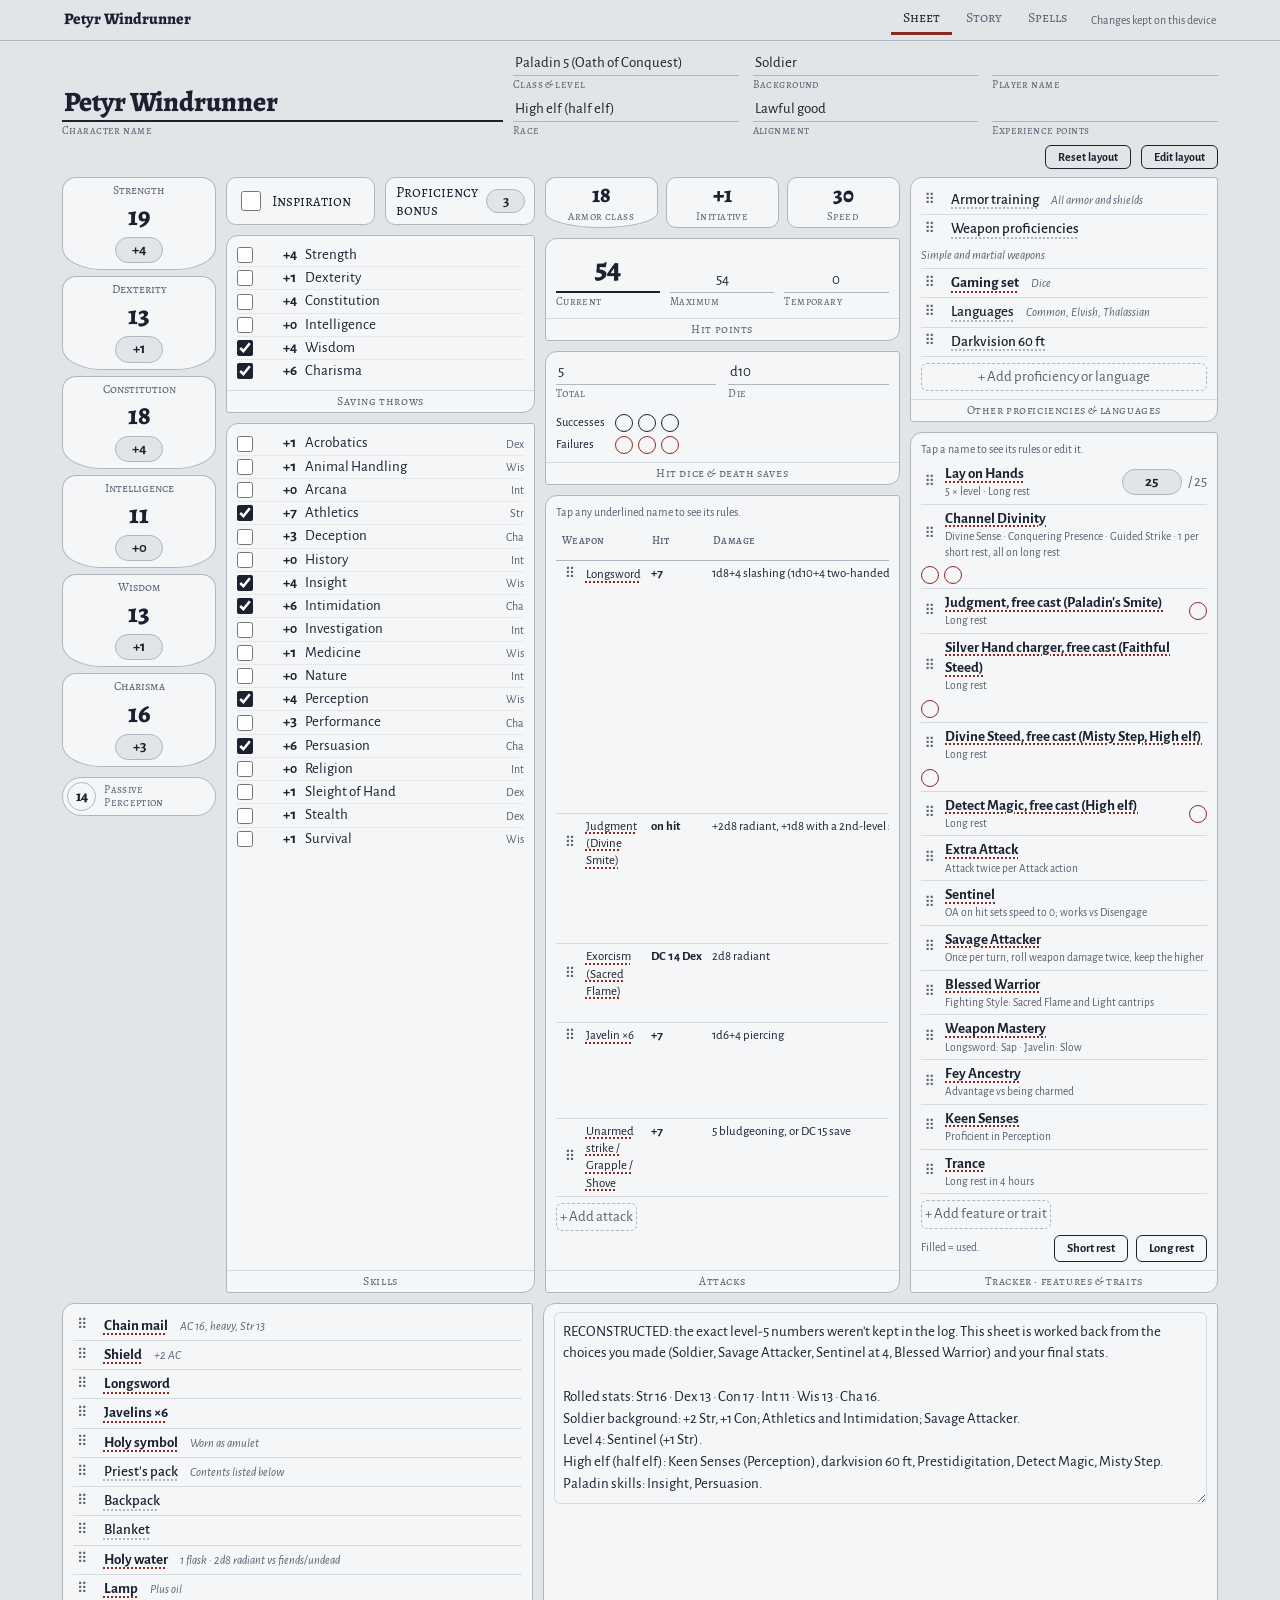
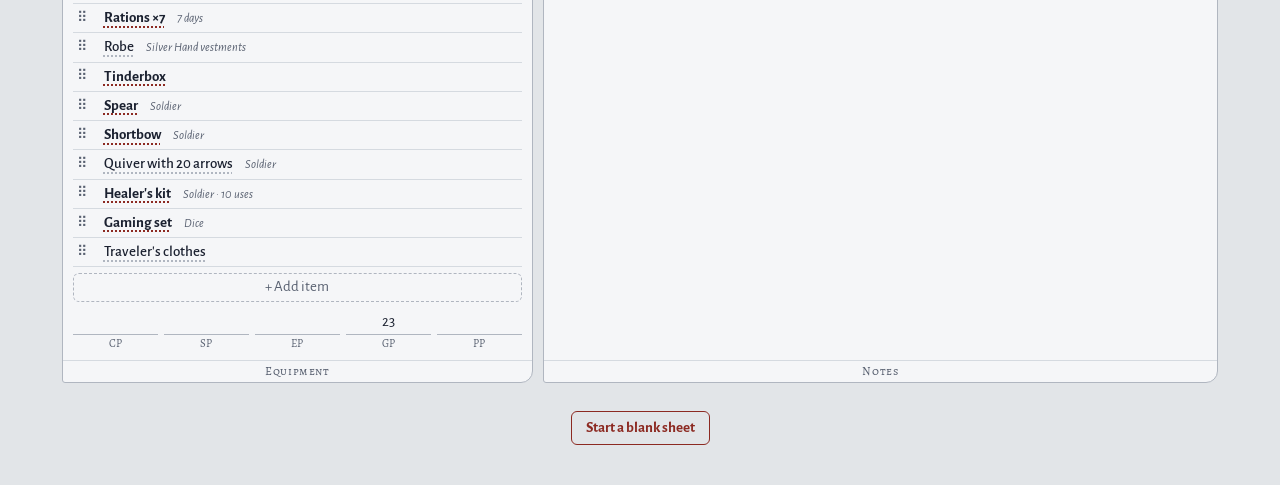
<file: index.html>
<!DOCTYPE html>
<html lang="en"><head>
<meta http-equiv="content-type" content="text/html; charset=UTF-8"><meta charset="utf-8"><meta name="viewport" content="width=device-width, initial-scale=1, viewport-fit=cover"><title>Petyr Windrunner (Level 5)</title><link rel="preconnect" href="https://fonts.googleapis.com/"><link rel="preconnect" href="https://fonts.gstatic.com/" crossorigin=""><link rel="stylesheet" href="https://fonts.googleapis.com/css2?family=Alegreya:wght@500;700;800&family=Alegreya+SC:wght@500;700&family=Alegreya+Sans:ital,wght@0,400;0,500;0,700;1,400&display=swap"><style id="css">
:root{--paper:#E2E5E8;--sheet:#F5F6F8;--ink:#1B2130;--muted:#586070;--line:#B0B6C0;--soft:#D5DAE0;--accent:#8C2A22;--accent-ink:#FFF6F3;--bronze:#7E6128;color-scheme:light}
@media (prefers-color-scheme:dark){:root:not([data-theme="light"]){--paper:#121519;--sheet:#1A1E25;--ink:#E3E6EB;--muted:#9AA2AF;--line:#3A414D;--soft:#262B34;--accent:#E3806F;--accent-ink:#1A0E0C;--bronze:#CFA960;color-scheme:dark}}
:root[data-theme="dark"]{--paper:#121519;--sheet:#1A1E25;--ink:#E3E6EB;--muted:#9AA2AF;--line:#3A414D;--soft:#262B34;--accent:#E3806F;--accent-ink:#1A0E0C;--bronze:#CFA960;color-scheme:dark}
:root{box-sizing:border-box;padding-top:env(safe-area-inset-top,0px);padding-bottom:env(safe-area-inset-bottom,0px)}
html{scroll-padding-top:calc(env(safe-area-inset-top,0px) + 70px)}
*,*::before,*::after{box-sizing:inherit}
body{margin:0;background:var(--paper);color:var(--ink);font:17px/1.45 "Alegreya Sans",system-ui,-apple-system,"Segoe UI",sans-serif}
body.locked{overflow:hidden}
button,input,textarea,select{font:inherit;color:inherit}
button{cursor:pointer}
:focus-visible{outline:2px solid var(--accent);outline-offset:2px}
.sc{font-family:"Alegreya SC",Georgia,serif;letter-spacing:.03em}
.serif{font-family:"Alegreya",Georgia,serif}

/* top bar */
.bar{position:sticky;top:env(safe-area-inset-top,0px);z-index:20;background:var(--paper);border-bottom:1px solid var(--line)}
.bar-in{max-width:1180px;margin:0 auto;padding:8px 14px;display:flex;align-items:center;gap:12px;flex-wrap:wrap}
.bar-name{font-family:"Alegreya",Georgia,serif;font-weight:800;font-size:1.15rem;flex:1 1 auto;min-width:0;white-space:nowrap;overflow:hidden;text-overflow:ellipsis}
.tabs{display:flex;gap:2px;order:3;width:100%}
.tab{flex:1;background:none;border:0;border-bottom:3px solid transparent;padding:6px 4px;font-family:"Alegreya SC",Georgia,serif;font-size:1rem;color:var(--muted)}
.tab[aria-selected="true"]{color:var(--ink);border-bottom-color:var(--accent)}
.savewrap{display:flex;align-items:center;gap:10px}
.status{font-size:.85rem;color:var(--muted)}
.status.dirty{color:var(--accent)}
.btn{border:1px solid var(--ink);background:var(--ink);color:var(--paper);border-radius:6px;padding:6px 14px;font-weight:700}
.btn:disabled{opacity:.5;cursor:default}
.btn.ghost{background:transparent;color:var(--ink)}
.btn.danger{background:transparent;color:var(--accent);border-color:var(--accent)}
.btn.accent{background:var(--accent);border-color:var(--accent);color:var(--accent-ink)}
@media(min-width:760px){.tabs{order:0;width:auto}.tab{flex:none;padding:6px 14px}}

main{max-width:1180px;margin:0 auto;padding:14px 14px 60px}
.page[hidden]{display:none}

/* boxes */
.box{background:var(--sheet);border:1px solid var(--line);border-radius:12px 3px 12px 3px;display:flex;flex-direction:column;min-width:0}
.box>.body{padding:12px 14px;flex:1}
.lab{font-family:"Alegreya SC",Georgia,serif;font-size:.85rem;letter-spacing:.05em;color:var(--muted);text-align:center;border-top:1px solid var(--soft);padding:4px 8px 6px}

/* fields */
.fld{display:flex;flex-direction:column;min-width:0}
.fld input,.fld textarea,.fld select,.plain{background:transparent;border:0;border-bottom:1px solid var(--line);padding:4px 2px;width:100%;border-radius:0}
.fld textarea,textarea.plain{border:1px solid var(--soft);border-radius:6px;padding:8px;resize:vertical;line-height:1.45}
.fl{font-size:.78rem;color:var(--muted);font-family:"Alegreya SC",Georgia,serif;letter-spacing:.04em;padding-top:2px}
input[type=number]{-moz-appearance:textfield}
input::-webkit-outer-spin-button,input::-webkit-inner-spin-button{-webkit-appearance:none;margin:0}

/* header */
.head{display:grid;gap:14px;grid-template-columns:1fr;margin-bottom:14px}
.cname input{font-family:"Alegreya",Georgia,serif;font-weight:800;font-size:2.4rem;line-height:1.1;border-bottom:2px solid var(--ink);padding:0 2px 4px}
.meta{display:grid;grid-template-columns:repeat(2,minmax(0,1fr));gap:10px 16px}
@media(min-width:760px){.head{grid-template-columns:minmax(0,1fr) minmax(0,1.6fr);align-items:end}.meta{grid-template-columns:repeat(3,minmax(0,1fr))}}

/* sheet grid */
.col{display:flex;flex-direction:column;gap:14px;min-width:0}
/* movable / resizable layout: bands of columns holding blocks; stacked below 900px */
.lay,.band{display:flex;flex-direction:column;gap:14px}
@media(min-width:900px){.band{display:grid;grid-template-columns:var(--cols)}}
.lcol{position:relative}
.blk{position:relative;display:flex;flex-direction:column;min-width:0}
.blk>.box{flex:1}
@media(min-width:900px){.lcol>.blk:last-of-type{flex:1}.blk.fixh>:first-child{height:var(--h);overflow:auto;flex:none}}
.bmove,.bsz,.csz{display:none}
.layctl{display:none;align-items:center;gap:10px;justify-content:flex-end;margin:-4px 0 8px;font-size:.85rem;color:var(--muted)}
.layctl .btn{padding:3px 12px;font-size:.85rem}
.layhelp{display:none;flex:1}
@media(min-width:900px){
 .layctl{display:flex}
 body.editlay .layhelp{display:block}
 body.editlay .lcol{min-height:80px;outline:1px dashed var(--line);outline-offset:4px;border-radius:6px}
 body.editlay .blk{outline:1.5px dashed var(--accent);outline-offset:2px;border-radius:6px}
 body.editlay .blk.dragging{opacity:.75}
 body.editlay .bmove{display:grid;place-items:center;position:absolute;top:-9px;left:-9px;z-index:6;width:26px;height:26px;border-radius:50%;background:var(--accent);color:var(--accent-ink);cursor:grab;touch-action:none;user-select:none;font-size:.95rem;box-shadow:0 1px 4px rgba(0,0,0,.3)}
 body.editlay .bsz{display:block;position:absolute;left:50%;bottom:-6px;transform:translateX(-50%);z-index:6;width:46px;height:10px;border-radius:6px;background:var(--accent);cursor:ns-resize;touch-action:none}
 body.editlay .csz{display:block;position:absolute;top:0;bottom:0;right:-10px;z-index:5;width:7px;border-radius:4px;background:var(--line);cursor:ew-resize;touch-action:none}
 body.editlay .csz:hover{background:var(--accent)}
}

/* abilities */
.abils{display:grid;grid-template-columns:repeat(auto-fit,minmax(92px,1fr));gap:10px}
.abil{background:var(--sheet);border:1px solid var(--line);border-radius:14px 14px 40px 40px/14px 14px 22px 22px;text-align:center;padding:8px 6px 10px;display:flex;flex-direction:column;align-items:center}
.abil .an{font-family:"Alegreya SC",Georgia,serif;font-size:.85rem;color:var(--muted)}
.abil input{width:100%;text-align:center;border:0;background:transparent;font-family:"Alegreya",Georgia,serif;font-weight:800;font-size:2.3rem;line-height:1;margin:2px 0 6px;padding:0}
.abil .am{min-width:3.2em;text-align:center;border:1px solid var(--line);border-radius:999px;background:var(--paper);padding:2px 0;font-weight:700}

/* small stat tiles */
.tiles{display:grid;grid-template-columns:repeat(3,minmax(0,1fr));gap:10px}
.tile{background:var(--sheet);border:1px solid var(--line);border-radius:10px;text-align:center;padding:8px 4px 4px;display:flex;flex-direction:column;justify-content:space-between}
.tile .big{font-family:"Alegreya",Georgia,serif;font-weight:800;font-size:1.9rem;line-height:1.1}
.tile input{text-align:center;border:0;background:transparent;width:100%;font-family:"Alegreya",Georgia,serif;font-weight:800;font-size:1.9rem;line-height:1.1;padding:0}
.tile .fl{text-align:center}
.shield{border-radius:10px 10px 50% 50%/10px 10px 30% 30%}

.row2{display:flex;flex-wrap:wrap;gap:10px;align-items:stretch}
.row2 .insp{flex:1 1 130px;min-width:0}
.row2 .insp label{line-height:1.2}
.insp{display:flex;align-items:center;gap:10px;background:var(--sheet);border:1px solid var(--line);border-radius:10px;padding:8px 12px}
.insp label{display:flex;align-items:center;gap:8px;font-family:"Alegreya SC",Georgia,serif}
.insp input[type=checkbox]{width:20px;height:20px;accent-color:var(--accent)}
.profin{flex:none;width:2.6em;text-align:center;border:1px solid var(--line);border-radius:999px;background:var(--paper);font-weight:700;padding:2px 0}

/* checks */
.checks{list-style:none;margin:0;padding:0}
.checks li{display:flex;align-items:center;gap:8px;padding:3px 0;border-bottom:1px dotted var(--soft)}
.checks li:last-child{border-bottom:0}
.checks input{width:18px;height:18px;accent-color:var(--ink);margin:0;flex:none}
.checks .v{width:2.4em;text-align:right;font-weight:700;font-variant-numeric:tabular-nums;flex:none}
.checks .ab{color:var(--muted);font-size:.85rem;margin-left:auto}
.checks label{display:flex;align-items:center;gap:8px;flex:1;cursor:pointer}
.passive{display:flex;align-items:center;gap:8px;background:var(--sheet);border:1px solid var(--line);border-radius:999px;padding:4px 10px 4px 4px}
.passive .big{font-family:"Alegreya",Georgia,serif;font-weight:800;font-size:1.05rem;width:2em;height:2em;flex:none;border:1px solid var(--line);border-radius:50%;display:grid;place-items:center}
.passive .sc{font-size:.78rem;line-height:1.2;color:var(--muted)}

/* hp */
.hp{display:grid;grid-template-columns:repeat(3,minmax(0,1fr));gap:10px;align-items:end}
.hp .cur input{font-family:"Alegreya",Georgia,serif;font-weight:800;font-size:2.6rem;text-align:center;border-bottom:2px solid var(--ink)}
.hp .fld input{text-align:center}
.ds{display:grid;grid-template-columns:auto 1fr;gap:4px 10px;align-items:center;font-size:.9rem}

/* pips */
.pips{display:inline-flex;gap:5px;flex-wrap:wrap;vertical-align:middle}.ds .pips{flex-wrap:nowrap}
.pip{width:18px;height:18px;border-radius:50%;border:1.5px solid var(--ink);background:transparent;padding:0}
.pip.on{background:var(--ink)}
.pips.red .pip{border-color:var(--accent)}.pips.red .pip.on{background:var(--accent)}

/* entries */
.list{display:flex;flex-direction:column}
.grip{cursor:grab;touch-action:none;user-select:none;-webkit-user-select:none;color:var(--muted);padding:2px 4px;font-size:1.05rem;line-height:1;flex:none;border-radius:4px}
.grip:hover{color:var(--ink)}
.dragging{background:var(--soft);cursor:grabbing}
.dragging .grip{cursor:grabbing}
.tl,.wn{display:flex;align-items:center;gap:6px;min-width:0}
@media print{.grip{display:none}}
.erow{display:flex;align-items:center;gap:8px 12px;flex-wrap:wrap;padding:7px 0;border-bottom:1px solid var(--soft)}
.ename{background:none;border:0;padding:0;text-align:left;font-weight:700;text-decoration:underline;text-decoration-style:dotted;text-decoration-color:var(--accent);text-decoration-thickness:2px;text-underline-offset:4px}
.ename:hover{color:var(--accent)}
.ename.norule{text-decoration-color:var(--line);font-weight:500}
.erow .atk{font-variant-numeric:tabular-nums;font-weight:700;margin-left:auto}
.erow .dmg{color:var(--muted);min-width:7.5em;text-align:right}
.erow .note{color:var(--muted);font-size:.88rem;font-style:italic}
.erow .pips{margin-left:auto}
.erow.spell input[type=checkbox]{width:17px;height:17px;accent-color:var(--accent);margin:0}
.add{background:none;border:1px dashed var(--line);border-radius:6px;color:var(--muted);padding:6px;margin-top:10px}
.add:hover{color:var(--ink);border-color:var(--ink)}
.hint{font-size:.85rem;color:var(--muted);margin:0 0 6px}

/* attacks table */
.scroll{overflow-x:auto}
.atable{width:100%;border-collapse:collapse;font-size:.92rem}
.atable th{text-align:left;font-family:"Alegreya SC",Georgia,serif;font-size:.78rem;letter-spacing:.05em;color:var(--muted);font-weight:500;padding:4px 6px;border-bottom:1px solid var(--line)}
.atable td{padding:7px 6px;border-bottom:1px solid var(--soft);vertical-align:top}
.atable td.n{font-variant-numeric:tabular-nums;white-space:nowrap;font-weight:700}
.atable td.d{white-space:nowrap}
.atable .empty td{color:var(--muted);font-style:italic}
.rl{background:none;border:0;padding:0;font:inherit;color:inherit;text-align:left;text-decoration:underline dotted var(--accent);text-decoration-thickness:2px;text-underline-offset:3px}
.rl:hover{color:var(--accent)}
/* tracker */
.trk{display:flex;flex-direction:column}
.tr{display:flex;flex-wrap:wrap;align-items:center;gap:6px 12px;justify-content:space-between;padding:8px 0;border-bottom:1px solid var(--soft)}
.tr .tn{display:flex;flex-direction:column;min-width:0}
.tr .rl{font-weight:700}
.tr .sub{font-size:.82rem;color:var(--muted)}
.tr .pip{width:22px;height:22px}
.pool{display:flex;align-items:center;gap:6px;color:var(--muted)}
.pool input{width:4em;text-align:center;border:1px solid var(--line);border-radius:999px;background:var(--paper);padding:2px 0;color:var(--ink);font-weight:700}
.rests{display:flex;flex-wrap:wrap;align-items:center;gap:8px;justify-content:space-between;margin-top:10px}
.rests .sub{font-size:.82rem;color:var(--muted)}
.rests .btn{padding:4px 12px;font-size:.9rem}
.opts{display:flex;flex-wrap:wrap;gap:6px 16px;padding:4px 0}
.opts label{display:flex;align-items:center;gap:6px}
.opts input{width:17px;height:17px;accent-color:var(--accent);margin:0}

.b-notes textarea{width:100%;min-height:180px;background:transparent;border:1px solid var(--soft);border-radius:6px;padding:8px;resize:vertical;line-height:1.45}
.coins{display:grid;grid-template-columns:repeat(auto-fit,minmax(42px,1fr));gap:6px;margin-top:12px}
.coins .fld input{text-align:center}
.coins .fl{text-align:center}

/* story */
.story{display:grid;gap:14px;grid-template-columns:1fr}
@media(min-width:760px){.story{grid-template-columns:minmax(0,1fr) minmax(0,1.6fr)}}
.phys{display:grid;grid-template-columns:repeat(3,minmax(0,1fr));gap:10px 16px}

/* spells */
.spellhead{display:grid;grid-template-columns:repeat(2,minmax(0,1fr));gap:12px;margin-bottom:14px}
@media(min-width:760px){.spellhead{grid-template-columns:2fr 1.3fr 1fr 1fr}}
.spellgrid{display:grid;gap:14px;grid-template-columns:1fr}
@media(min-width:760px){.spellgrid{grid-template-columns:repeat(2,minmax(0,1fr))}}
@media(min-width:1060px){.spellgrid{grid-template-columns:repeat(3,minmax(0,1fr))}}
.lvl summary{list-style:none;cursor:pointer;display:flex;align-items:center;gap:10px;padding:10px 14px}
.lvl summary::-webkit-details-marker{display:none}
.lvl .ln{font-family:"Alegreya",Georgia,serif;font-weight:800;font-size:1.6rem;width:1.6em;height:1.6em;display:grid;place-items:center;border:1.5px solid var(--ink);border-radius:50%;flex:none;line-height:1}
.lvl .lt{font-family:"Alegreya SC",Georgia,serif;flex:1}
.lvl .cnt{color:var(--muted);font-size:.85rem}
.lvl .body{padding-top:0}
.slots{display:flex;align-items:center;gap:10px;flex-wrap:wrap;padding:6px 0 4px;font-size:.9rem;color:var(--muted)}
.slots input{width:3em;text-align:center;border:1px solid var(--line);border-radius:999px;background:var(--paper);padding:1px 0;color:var(--ink);font-weight:700}

.foot{margin-top:28px;display:flex;justify-content:center}

/* modal */
.ov{position:fixed;inset:0;background:rgba(10,12,16,.5);z-index:50;display:flex;align-items:flex-end;justify-content:center}
.modal{background:var(--sheet);color:var(--ink);width:100%;max-width:620px;max-height:88vh;overflow:auto;border-radius:16px 16px 0 0;padding:18px 18px calc(18px + env(safe-area-inset-bottom,0px));box-shadow:0 -8px 40px rgba(0,0,0,.25);animation:up .18s ease-out}
@media(min-width:700px){.ov{align-items:center;padding:20px}.modal{border-radius:14px 4px 14px 4px;max-height:84vh;animation:none}}
@keyframes up{from{transform:translateY(30px);opacity:.4}to{transform:none;opacity:1}}
@media(prefers-reduced-motion:reduce){.modal{animation:none}}
.mhead{display:flex;align-items:flex-start;gap:10px}
.mhead h2{font-family:"Alegreya",Georgia,serif;font-weight:800;font-size:1.75rem;line-height:1.15;margin:0;flex:1}
.x{background:none;border:1px solid var(--line);border-radius:50%;width:34px;height:34px;font-size:1.2rem;line-height:1;flex:none}
.tag{color:var(--bronze);font-family:"Alegreya SC",Georgia,serif;margin:4px 0 0}
.mmeta{display:flex;flex-wrap:wrap;gap:8px;margin:12px 0 0}
.chip{border:1px solid var(--line);border-radius:999px;padding:2px 10px;font-size:.9rem}
.chip b{font-variant-numeric:tabular-nums}
.rules{font-family:"Alegreya",Georgia,serif;font-size:1.05rem;line-height:1.6;margin-top:14px;border-top:1px solid var(--soft);padding-top:6px;max-width:62ch}
.rules p{margin:10px 0}
.empty{color:var(--muted);font-style:italic}
.mact{display:flex;gap:10px;flex-wrap:wrap;margin-top:18px;align-items:center}
.mact .sp{flex:1}
.form{display:grid;gap:12px;margin-top:12px}
.form .two{display:grid;grid-template-columns:1fr 1fr;gap:12px}
.modal .form textarea{min-height:220px}
.msg{font-size:.88rem;color:var(--accent);min-height:1.2em}

/* compact layout on tablets and desktops */
@media(min-width:760px){
 html{font-size:14px}
 body{font-size:15px;line-height:1.35}
 .bar-in{padding:5px 14px}
 .tab{padding:4px 12px}
 main{padding:10px 12px 40px}
 .head{gap:10px;margin-bottom:10px}
 .meta{gap:4px 14px}
 .cname input{font-size:2rem}
 .lay,.band,.col{gap:10px}
 .box>.body{padding:8px 10px}
 .lab{padding:2px 8px 3px}
 .fld input,.fld select{padding:2px}
 .abils{gap:6px}
 .abil{padding:4px 6px 6px}
 .abil input{font-size:1.9rem;margin:0 0 3px}
 .tiles{gap:8px}
 .tile{padding:5px 4px 3px}
 .tile .big,.tile input{font-size:1.6rem}
 .insp{padding:5px 10px}
 .checks li{padding:1px 0}
 .checks input{width:16px;height:16px}
 .hp .cur input{font-size:2.1rem}
 .erow{padding:4px 0}
 .atable td{padding:4px 5px}
 .tr{padding:4px 0}
 .tr .pip{width:18px;height:18px}
 .add{padding:3px;margin-top:6px}
 .hint{margin:0 0 3px}
 .rests{margin-top:6px}
 .coins{margin-top:8px}
 .notes textarea{min-height:140px}
 .spellhead{gap:10px;margin-bottom:10px}
 .spellgrid,.story{gap:10px}
 .lvl summary{padding:6px 10px}
 .lvl .ln{font-size:1.35rem}
}

/* print / PDF */
@page{margin:12mm}
@media print{
 :root,:root[data-theme="dark"],:root:not([data-theme="light"]){--paper:#fff;--sheet:#fff;--ink:#1B2130;--muted:#586070;--line:#B0B6C0;--soft:#D5DAE0;--accent:#8C2A22;--accent-ink:#FFF6F3;--bronze:#7E6128;color-scheme:light}
 body{background:#fff;font-size:13px}
 .bar,.foot,.add,.rests,.hint,.ov,.layctl,.bmove,.bsz,.csz{display:none!important}
 main{max-width:none;padding:0}
 .page[hidden]{display:block!important}
 .page+.page{break-before:page}
 .box,.abil,.tile,.tr,.atable tr{break-inside:avoid}
 .scroll{overflow:visible}
 *{-webkit-print-color-adjust:exact;print-color-adjust:exact}
}
</style></head><body class=""><div id="root"><header class="bar"><div class="bar-in"><div class="bar-name"><span data-d="d45">Pentry</span></div><div class="tabs" role="tablist"><button type="button" class="tab" role="tab" aria-selected="false" aria-controls="p-sheet">Sheet</button><button type="button" class="tab" role="tab" aria-selected="false" aria-controls="p-story">Story</button><button type="button" class="tab" role="tab" aria-selected="true" aria-controls="p-spells">Spells</button></div><div class="savewrap"><span class="status" role="status">Changes kept on this device</span><button type="button" class="btn" hidden="">Save sheet</button></div></div></header><main><div class="page" role="tabpanel" id="p-sheet" hidden=""><div><div class="head"><label class="fld cname"><input type="text" aria-label="Character name" value="Pentry"><span class="fl">Character name</span></label><div class="meta"><label class="fld "><input type="text" aria-label="Class &amp; level" value="paladin level 8- OoC"><span class="fl">Class &amp; level</span></label><label class="fld "><input type="text" aria-label="Background" value="Soldier"><span class="fl">Background</span></label><label class="fld "><input type="text" aria-label="Player name"><span class="fl">Player name</span></label><label class="fld "><input type="text" aria-label="Race" value="High elf (half elf)"><span class="fl">Race</span></label><label class="fld "><input type="text" aria-label="Alignment"><span class="fl">Alignment</span></label><label class="fld "><input type="text" inputmode="numeric" aria-label="Experience points"><span class="fl">Experience points</span></label></div></div><div><div class="layctl"><span class="layhelp">Drag a red ⠿ to move a box. Drag the bar under a box, or between columns, to resize. Double-click a bar to reset it.</span><button type="button" class="btn ghost">Reset layout</button><button type="button" class="btn ghost">Edit layout</button></div><div class="lay"><div class="band" style="--cols: minmax(0,0.500fr) minmax(0,0.713fr) minmax(0,1.606fr) minmax(0,0.831fr);"><div class="col lcol"><div class="blk b-abils" data-b="abils"><div class="abils"><div class="abil"><span class="an">Strength</span><input type="text" inputmode="numeric" aria-label="Strength score" value="20"><span data-d="d0" class="am">+5</span></div><div class="abil"><span class="an">Dexterity</span><input type="text" inputmode="numeric" aria-label="Dexterity score" value="13"><span data-d="d1" class="am">+1</span></div><div class="abil"><span class="an">Constitution</span><input type="text" inputmode="numeric" aria-label="Constitution score" value="20"><span data-d="d2" class="am">+5</span></div><div class="abil"><span class="an">Intelligence</span><input type="text" inputmode="numeric" aria-label="Intelligence score" value="11"><span data-d="d3" class="am">+0</span></div><div class="abil"><span class="an">Wisdom</span><input type="text" inputmode="numeric" aria-label="Wisdom score" value="13"><span data-d="d4" class="am">+1</span></div><div class="abil"><span class="an">Charisma</span><input type="text" inputmode="numeric" aria-label="Charisma score" value="18"><span data-d="d5" class="am">+4</span></div></div><span class="bmove" title="Drag to move this box">⠿</span><span class="bsz" title="Drag to change height. Double-click to reset."></span></div><div class="blk b-passive" data-b="passive"><div class="passive"><span data-d="d30" class="big">16</span><span class="sc">Passive Perception</span></div><span class="bmove" title="Drag to move this box">⠿</span><span class="bsz" title="Drag to change height. Double-click to reset."></span></div><div class="blk b-profs" data-b="profs"><section class="box "><div class="body"><div class="list"><div class="erow prof" data-i="0"><span class="grip" role="button" tabindex="0" data-grip="prof:0" title="Drag to reorder" aria-label="Reorder. Drag, or use the arrow keys.">⠿</span><button type="button" class="ename">armor training</button></div><div class="erow prof" data-i="1"><span class="grip" role="button" tabindex="0" data-grip="prof:1" title="Drag to reorder" aria-label="Reorder. Drag, or use the arrow keys.">⠿</span><button type="button" class="ename">weapon proficiencies</button></div><div class="erow prof" data-i="2"><span class="grip" role="button" tabindex="0" data-grip="prof:2" title="Drag to reorder" aria-label="Reorder. Drag, or use the arrow keys.">⠿</span><button type="button" class="ename norule">Gaming dice</button></div><div class="erow prof" data-i="3"><span class="grip" role="button" tabindex="0" data-grip="prof:3" title="Drag to reorder" aria-label="Reorder. Drag, or use the arrow keys.">⠿</span><button type="button" class="ename">languages</button></div><div class="erow prof" data-i="4"><span class="grip" role="button" tabindex="0" data-grip="prof:4" title="Drag to reorder" aria-label="Reorder. Drag, or use the arrow keys.">⠿</span><button type="button" class="ename">Dark vision 60 ft</button></div><button type="button" class="add">+ Add proficiency or language</button></div></div><div class="lab">Other proficiencies &amp; languages</div></section><span class="bmove" title="Drag to move this box">⠿</span><span class="bsz" title="Drag to change height. Double-click to reset."></span></div><span class="csz" title="Drag to change column widths. Double-click to reset."></span></div><div class="col lcol"><div class="blk b-top" data-b="top"><div class="row2"><div class="insp"><label><input type="checkbox">Inspiration</label></div><div class="insp"><label>Proficiency bonus<input type="text" inputmode="numeric" aria-label="Proficiency bonus" class="profin" value="+5"></label></div></div><span class="bmove" title="Drag to move this box">⠿</span><span class="bsz" title="Drag to change height. Double-click to reset."></span></div><div class="blk b-saves" data-b="saves"><section class="box "><div class="body"><ul class="checks"><li><label><input type="checkbox"><span data-d="d6" class="v">+5</span>Strength</label></li><li><label><input type="checkbox"><span data-d="d7" class="v">+1</span>Dexterity</label></li><li><label><input type="checkbox" checked="checked"><span data-d="d8" class="v">+10</span>Constitution</label></li><li><label><input type="checkbox"><span data-d="d9" class="v">+0</span>Intelligence</label></li><li><label><input type="checkbox" checked="checked"><span data-d="d10" class="v">+6</span>Wisdom</label></li><li><label><input type="checkbox" checked="checked"><span data-d="d11" class="v">+9</span>Charisma</label></li></ul></div><div class="lab">Saving throws</div></section><span class="bmove" title="Drag to move this box">⠿</span><span class="bsz" title="Drag to change height. Double-click to reset."></span></div><div class="blk b-skills fixh" data-b="skills" style="--h: 441px;"><section class="box "><div class="body"><ul class="checks"><li><label><input type="checkbox"><span data-d="d12" class="v">+1</span>Acrobatics<span class="ab">Dex</span></label></li><li><label><input type="checkbox"><span data-d="d13" class="v">+1</span>Animal Handling<span class="ab">Wis</span></label></li><li><label><input type="checkbox"><span data-d="d14" class="v">+0</span>Arcana<span class="ab">Int</span></label></li><li><label><input type="checkbox" checked="checked"><span data-d="d15" class="v">+10</span>Athletics<span class="ab">Str</span></label></li><li><label><input type="checkbox"><span data-d="d16" class="v">+4</span>Deception<span class="ab">Cha</span></label></li><li><label><input type="checkbox"><span data-d="d17" class="v">+0</span>History<span class="ab">Int</span></label></li><li><label><input type="checkbox" checked="checked"><span data-d="d18" class="v">+6</span>Insight<span class="ab">Wis</span></label></li><li><label><input type="checkbox" checked="checked"><span data-d="d19" class="v">+9</span>Intimidation<span class="ab">Cha</span></label></li><li><label><input type="checkbox"><span data-d="d20" class="v">+0</span>Investigation<span class="ab">Int</span></label></li><li><label><input type="checkbox"><span data-d="d21" class="v">+1</span>Medicine<span class="ab">Wis</span></label></li><li><label><input type="checkbox"><span data-d="d22" class="v">+0</span>Nature<span class="ab">Int</span></label></li><li><label><input type="checkbox" checked="checked"><span data-d="d23" class="v">+6</span>Perception<span class="ab">Wis</span></label></li><li><label><input type="checkbox"><span data-d="d24" class="v">+4</span>Performance<span class="ab">Cha</span></label></li><li><label><input type="checkbox" checked="checked"><span data-d="d25" class="v">+9</span>Persuasion<span class="ab">Cha</span></label></li><li><label><input type="checkbox"><span data-d="d26" class="v">+0</span>Religion<span class="ab">Int</span></label></li><li><label><input type="checkbox"><span data-d="d27" class="v">+1</span>Sleight of Hand<span class="ab">Dex</span></label></li><li><label><input type="checkbox"><span data-d="d28" class="v">+1</span>Stealth<span class="ab">Dex</span></label></li><li><label><input type="checkbox"><span data-d="d29" class="v">+1</span>Survival<span class="ab">Wis</span></label></li></ul></div><div class="lab">Skills</div></section><span class="bmove" title="Drag to move this box">⠿</span><span class="bsz" title="Drag to change height. Double-click to reset."></span></div><div class="blk b-hd" data-b="hd"><section class="box "><div class="body"><div style="display:grid;grid-template-columns:1fr 1fr;gap:12px;align-items:end"><label class="fld "><input type="text" aria-label="Total" value="10"><span class="fl">Total</span></label><label class="fld "><input type="text" aria-label="Die" value="d10"><span class="fl">Die</span></label><div class="ds" style="grid-column:1/-1"><span>Successes</span><span class="pips " role="group" aria-label="Death save successes"><button type="button" class="pip" aria-label="Death save successes 1" aria-pressed="false"></button><button type="button" class="pip" aria-label="Death save successes 2" aria-pressed="false"></button><button type="button" class="pip" aria-label="Death save successes 3" aria-pressed="false"></button></span><span>Failures</span><span class="pips red" role="group" aria-label="Death save failures"><button type="button" class="pip" aria-label="Death save failures 1" aria-pressed="false"></button><button type="button" class="pip" aria-label="Death save failures 2" aria-pressed="false"></button><button type="button" class="pip" aria-label="Death save failures 3" aria-pressed="false"></button></span></div></div></div><div class="lab">Hit dice &amp; death saves</div></section><span class="bmove" title="Drag to move this box">⠿</span><span class="bsz" title="Drag to change height. Double-click to reset."></span></div><span class="csz" title="Drag to change column widths. Double-click to reset."></span></div><div class="col lcol"><div class="blk b-tiles" data-b="tiles"><div class="tiles"><label class="tile shield"><input type="text" inputmode="numeric" aria-label="Armor class" value="20"><span class="fl">Armor class</span></label><div class="tile"><span data-d="d31" class="big">+1</span><span class="fl">Initiative</span></div><label class="tile"><input type="text" inputmode="numeric" aria-label="Speed" value="30"><span class="fl">Speed</span></label></div><span class="bmove" title="Drag to move this box">⠿</span><span class="bsz" title="Drag to change height. Double-click to reset."></span></div><div class="blk b-hp" data-b="hp"><section class="box "><div class="body"><div class="hp"><label class="fld cur"><input type="text" inputmode="numeric" aria-label="Current hit points" value="191"><span class="fl">Current</span></label><label class="fld "><input type="text" inputmode="numeric" aria-label="Maximum" value="191"><span class="fl">Maximum</span></label><label class="fld "><input type="text" inputmode="numeric" aria-label="Temporary" value="0"><span class="fl">Temporary</span></label></div></div><div class="lab">Hit points</div></section><span class="bmove" title="Drag to move this box">⠿</span><span class="bsz" title="Drag to change height. Double-click to reset."></span></div><div class="blk b-attacks fixh" data-b="attacks" style="--h: 420px;"><section class="box "><div class="body"><p class="hint">Tap any underlined name to see its rules.</p><div><div class="scroll"><table class="atable"><thead><tr><th>Weapon</th><th>Hit</th><th>Damage</th><th>Mastery / notes</th></tr></thead><tbody><tr data-i="0"><td><span class="wn"><span class="grip" role="button" tabindex="0" data-grip="attacks:0" title="Drag to reorder" aria-label="Reorder. Drag, or use the arrow keys.">⠿</span><button type="button" class="rl">longsword</button></span></td><td class="n">+9</td><td class="d">1d8+6 slashing, 1d10+3 if twohanded</td><td><b><button type="button" class="rl">Sap</button></b>: target has disadvantage on its next attack roll. </td></tr><tr data-i="1"><td><span class="wn"><span class="grip" role="button" tabindex="0" data-grip="attacks:1" title="Drag to reorder" aria-label="Reorder. Drag, or use the arrow keys.">⠿</span><button type="button" class="rl">Javelin</button></span></td><td class="n">+7</td><td class="d">1d6+4 piercing</td><td><b><button type="button" class="rl">Slow</button></b>: target loses 10 ft of speed. thrown 30/120</td></tr><tr data-i="2"><td><span class="wn"><span class="grip" role="button" tabindex="0" data-grip="attacks:2" title="Drag to reorder" aria-label="Reorder. Drag, or use the arrow keys.">⠿</span><button type="button" class="rl">Sacred Flame</button></span></td><td class="n">DC12</td><td class="d">2d8 radiant</td><td>60 ft, ignores cover</td></tr><tr data-i="3"><td><span class="wn"><span class="grip" role="button" tabindex="0" data-grip="attacks:3" title="Drag to reorder" aria-label="Reorder. Drag, or use the arrow keys.">⠿</span><button type="button" class="rl">Radiant strikes</button></span></td><td class="n"></td><td class="d">1d8 radiant</td><td>Applies to all attacks</td></tr></tbody></table></div><button type="button" class="add">+ Add attack</button></div></div><div class="lab">Attacks</div></section><span class="bmove" title="Drag to move this box">⠿</span><span class="bsz" title="Drag to change height. Double-click to reset."></span></div><span class="csz" title="Drag to change column widths. Double-click to reset."></span></div><div class="col lcol"><div class="blk b-features fixh" data-b="features" style="--h: 737px;"><section class="box "><div class="body"><p class="hint">Tap a name to see its rules or edit it.</p><div><div class="trk"><div class="tr" data-i="0"><span class="tl"><span class="grip" role="button" tabindex="0" data-grip="features:0" title="Drag to reorder" aria-label="Reorder. Drag, or use the arrow keys.">⠿</span><span class="tn"><button type="button" class="rl">lay on hands</button><span class="sub">heals for 5x Level · Long rest</span></span></span><span class="pool"><input type="text" inputmode="numeric" aria-label="lay on hands points left" value="80">/ 80</span></div><div class="tr" data-i="1"><span class="tl"><span class="grip" role="button" tabindex="0" data-grip="features:1" title="Drag to reorder" aria-label="Reorder. Drag, or use the arrow keys.">⠿</span><span class="tn"><button type="button" class="rl">Channel Divinity</button><span class="sub">2 uses · regain 1 on short rest, all on long rest. · Long rest</span></span></span><span class="pips red" role="group" aria-label="Channel Divinity used"><button type="button" class="pip on" aria-label="Channel Divinity used 1" aria-pressed="true"></button><button type="button" class="pip" aria-label="Channel Divinity used 2" aria-pressed="false"></button><button type="button" class="pip" aria-label="Channel Divinity used 3" aria-pressed="false"></button></span></div><div class="tr" data-i="2"><span class="tl"><span class="grip" role="button" tabindex="0" data-grip="features:2" title="Drag to reorder" aria-label="Reorder. Drag, or use the arrow keys.">⠿</span><span class="tn"><button type="button" class="rl">Divine smite</button><span class="sub">free cast, aways prepared · Long rest</span></span></span><span class="pips red" role="group" aria-label="Divine smite used"><button type="button" class="pip" aria-label="Divine smite used 1" aria-pressed="false"></button></span></div><div class="tr" data-i="3"><span class="tl"><span class="grip" role="button" tabindex="0" data-grip="features:3" title="Drag to reorder" aria-label="Reorder. Drag, or use the arrow keys.">⠿</span><span class="tn"><button type="button" class="rl">Misty step</button><span class="sub">Long rest</span></span></span><span class="pips red" role="group" aria-label="Misty step used"><button type="button" class="pip" aria-label="Misty step used 1" aria-pressed="false"></button></span></div><div class="tr" data-i="4"><span class="tl"><span class="grip" role="button" tabindex="0" data-grip="features:4" title="Drag to reorder" aria-label="Reorder. Drag, or use the arrow keys.">⠿</span><span class="tn"><button type="button" class="rl">Summon steed - silver hand warhorse</button><span class="sub">Long rest</span></span></span><span class="pips red" role="group" aria-label="Summon steed - silver hand warhorse used"><button type="button" class="pip" aria-label="Summon steed - silver hand warhorse used 1" aria-pressed="false"></button></span></div><div class="tr" data-i="5"><span class="tl"><span class="grip" role="button" tabindex="0" data-grip="features:5" title="Drag to reorder" aria-label="Reorder. Drag, or use the arrow keys.">⠿</span><span class="tn"><button type="button" class="rl">blessed warrior</button></span></span></div><div class="tr" data-i="6"><span class="tl"><span class="grip" role="button" tabindex="0" data-grip="features:6" title="Drag to reorder" aria-label="Reorder. Drag, or use the arrow keys.">⠿</span><span class="tn"><button type="button" class="rl">Savage attacker</button></span></span></div><div class="tr" data-i="7"><span class="tl"><span class="grip" role="button" tabindex="0" data-grip="features:7" title="Drag to reorder" aria-label="Reorder. Drag, or use the arrow keys.">⠿</span><span class="tn"><button type="button" class="rl">Fey Ancestry</button><span class="sub">Advantage against being charm</span></span></span></div><div class="tr" data-i="8"><span class="tl"><span class="grip" role="button" tabindex="0" data-grip="features:8" title="Drag to reorder" aria-label="Reorder. Drag, or use the arrow keys.">⠿</span><span class="tn"><button type="button" class="rl">Sentinel</button></span></span></div><div class="tr" data-i="9"><span class="tl"><span class="grip" role="button" tabindex="0" data-grip="features:9" title="Drag to reorder" aria-label="Reorder. Drag, or use the arrow keys.">⠿</span><span class="tn"><button type="button" class="rl">Extra attac</button><span class="sub">attack twice per round</span></span></span></div><div class="tr" data-i="10"><span class="tl"><span class="grip" role="button" tabindex="0" data-grip="features:10" title="Drag to reorder" aria-label="Reorder. Drag, or use the arrow keys.">⠿</span><span class="tn"><button type="button" class="rl">trance</button></span></span></div><div class="tr" data-i="11"><span class="tl"><span class="grip" role="button" tabindex="0" data-grip="features:11" title="Drag to reorder" aria-label="Reorder. Drag, or use the arrow keys.">⠿</span><span class="tn"><button type="button" class="rl">Aura of conquest</button></span></span></div><div class="tr" data-i="12"><span class="tl"><span class="grip" role="button" tabindex="0" data-grip="features:12" title="Drag to reorder" aria-label="Reorder. Drag, or use the arrow keys.">⠿</span><span class="tn"><button type="button" class="rl">Aura of protection</button></span></span></div><div class="tr" data-i="13"><span class="tl"><span class="grip" role="button" tabindex="0" data-grip="features:13" title="Drag to reorder" aria-label="Reorder. Drag, or use the arrow keys.">⠿</span><span class="tn"><button type="button" class="rl">Heavy armor master</button><span class="sub">-3 phsyical dmg</span></span></span></div><div class="tr" data-i="14"><span class="tl"><span class="grip" role="button" tabindex="0" data-grip="features:14" title="Drag to reorder" aria-label="Reorder. Drag, or use the arrow keys.">⠿</span><span class="tn"><button type="button" class="rl">Aura of courage</button><span class="sub">10  ft - no fear</span></span></span></div></div><button type="button" class="add">+ Add feature or trait</button><div class="rests"><span class="sub">Filled = used.</span><span style="display:flex;gap:8px"><button type="button" class="btn ghost">Short rest</button><button type="button" class="btn ghost">Long rest</button></span></div></div></div><div class="lab">Tracker · features &amp; traits</div></section><span class="bmove" title="Drag to move this box">⠿</span><span class="bsz" title="Drag to change height. Double-click to reset."></span></div></div></div><div class="band" style="--cols: minmax(0,1.500fr) minmax(0,2.150fr);"><div class="col lcol"><div class="blk b-equip fixh" data-b="equip" style="--h: 428px;"><section class="box "><div class="body"><div class="list"><div class="erow equip" data-i="0"><span class="grip" role="button" tabindex="0" data-grip="equip:0" title="Drag to reorder" aria-label="Reorder. Drag, or use the arrow keys.">⠿</span><button type="button" class="ename">Splint armor</button></div><div class="erow equip" data-i="1"><span class="grip" role="button" tabindex="0" data-grip="equip:1" title="Drag to reorder" aria-label="Reorder. Drag, or use the arrow keys.">⠿</span><button type="button" class="ename">shield</button></div><div class="erow equip" data-i="2"><span class="grip" role="button" tabindex="0" data-grip="equip:2" title="Drag to reorder" aria-label="Reorder. Drag, or use the arrow keys.">⠿</span><button type="button" class="ename">longsword</button></div><div class="erow equip" data-i="3"><span class="grip" role="button" tabindex="0" data-grip="equip:3" title="Drag to reorder" aria-label="Reorder. Drag, or use the arrow keys.">⠿</span><button type="button" class="ename">javelins</button></div><div class="erow equip" data-i="4"><span class="grip" role="button" tabindex="0" data-grip="equip:4" title="Drag to reorder" aria-label="Reorder. Drag, or use the arrow keys.">⠿</span><button type="button" class="ename">holy symbol</button><span class="note">worn as amulet</span></div><div class="erow equip" data-i="5"><span class="grip" role="button" tabindex="0" data-grip="equip:5" title="Drag to reorder" aria-label="Reorder. Drag, or use the arrow keys.">⠿</span><button type="button" class="ename">priests pack</button><span class="note">gear list inside</span></div><div class="erow equip" data-i="6"><span class="grip" role="button" tabindex="0" data-grip="equip:6" title="Drag to reorder" aria-label="Reorder. Drag, or use the arrow keys.">⠿</span><button type="button" class="ename">gaming set</button><span class="note">dice</span></div><div class="erow equip" data-i="7"><span class="grip" role="button" tabindex="0" data-grip="equip:7" title="Drag to reorder" aria-label="Reorder. Drag, or use the arrow keys.">⠿</span><button type="button" class="ename norule">holy water x 2</button></div><div class="erow equip" data-i="8"><span class="grip" role="button" tabindex="0" data-grip="equip:8" title="Drag to reorder" aria-label="Reorder. Drag, or use the arrow keys.">⠿</span><button type="button" class="ename">4x healing potions</button><span class="note">2d4+2 hp</span></div><div class="erow equip" data-i="9"><span class="grip" role="button" tabindex="0" data-grip="equip:9" title="Drag to reorder" aria-label="Reorder. Drag, or use the arrow keys.">⠿</span><button type="button" class="ename norule">crown of greyfen</button></div><button type="button" class="add">+ Add item</button></div><div class="coins"><label class="fld "><input type="text" inputmode="numeric" aria-label="CP"><span class="fl">CP</span></label><label class="fld "><input type="text" inputmode="numeric" aria-label="SP"><span class="fl">SP</span></label><label class="fld "><input type="text" inputmode="numeric" aria-label="EP"><span class="fl">EP</span></label><label class="fld "><input type="text" inputmode="numeric" aria-label="GP" value="3774"><span class="fl">GP</span></label><label class="fld "><input type="text" inputmode="numeric" aria-label="PP"><span class="fl">PP</span></label></div></div><div class="lab">Equipment</div></section><span class="bmove" title="Drag to move this box">⠿</span><span class="bsz" title="Drag to change height. Double-click to reset."></span></div><span class="csz" title="Drag to change column widths. Double-click to reset."></span></div><div class="col lcol"><div class="blk b-notes" data-b="notes"><section class="box "><div class="body"><textarea rows="8" placeholder="Session notes, NPCs, quests, loot to split…" aria-label="Notes">Keen senses giver proficienscy på perception, 60 ft darkvision - High elf
+2 str and +1 con fra soldidier background
skill choice: athletics og intimidation fra soldier

+1 str fra level 4 feat - sentinel

</textarea></div><div class="lab">Notes</div></section><span class="bmove" title="Drag to move this box">⠿</span><span class="bsz" title="Drag to change height. Double-click to reset."></span></div></div></div></div></div></div></div><div class="page" role="tabpanel" id="p-story" hidden=""><div><div class="head"><div class="bar-name serif" style="font-size:2rem"><span data-d="d32">Pentry</span></div><div class="phys"><label class="fld "><input type="text" aria-label="Age"><span class="fl">Age</span></label><label class="fld "><input type="text" aria-label="Height" value="medium"><span class="fl">Height</span></label><label class="fld "><input type="text" aria-label="Weight"><span class="fl">Weight</span></label><label class="fld "><input type="text" aria-label="Eyes"><span class="fl">Eyes</span></label><label class="fld "><input type="text" aria-label="Skin"><span class="fl">Skin</span></label><label class="fld "><input type="text" aria-label="Hair"><span class="fl">Hair</span></label></div></div><div class="story"><div class="col"><section class="box "><div class="body"><textarea rows="7" placeholder="What do people notice first?" aria-label="Character appearance"></textarea></div><div class="lab">Character appearance</div></section><section class="box "><div class="body"><textarea rows="14" aria-label="Character backstory"></textarea></div><div class="lab">Character backstory</div></section></div><div class="col"><section class="box "><div class="body"><div class="form" style="margin-top:0"><textarea rows="5" aria-label="Allies and organizations">Greyfen - free dinks for life at the heron</textarea><div class="two" style="display:grid;grid-template-columns:1fr 1fr;gap:12px"><label class="fld "><input type="text" aria-label="Organization name"><span class="fl">Organization name</span></label><label class="fld "><input type="text" aria-label="Symbol"><span class="fl">Symbol</span></label></div></div></div><div class="lab">Allies &amp; organizations</div></section><section class="box "><div class="body"><textarea rows="6" aria-label="Additional features and traits"></textarea></div><div class="lab">Additional features &amp; traits</div></section><section class="box "><div class="body"><textarea rows="7" aria-label="Treasure"></textarea></div><div class="lab">Treasure</div></section></div></div></div></div><div class="page" role="tabpanel" id="p-spells"><div><div class="spellhead"><label class="fld "><input type="text" aria-label="Spellcasting class" value="Paladin"><span class="fl">Spellcasting class</span></label><label class="fld"><select aria-label="Spellcasting ability"><option value="">None</option><option value="str">Strength</option><option value="dex">Dexterity</option><option value="con">Constitution</option><option value="int">Intelligence</option><option value="wis">Wisdom</option><option value="cha" selected="selected">Charisma</option></select><span class="fl">Spellcasting ability</span></label><div class="tile"><span data-d="d33" class="big">17</span><span class="fl">Spell save DC</span></div><div class="tile"><span data-d="d34" class="big">+9</span><span class="fl">Spell attack bonus</span></div></div><div class="spellgrid"><details class="box lvl" open=""><summary><span class="ln">0</span><span class="lt">Cantrips</span><span data-d="d35" class="cnt">3 spells</span></summary><div class="body"><div class="list"><div class="erow spell" data-i="0"><span class="grip" role="button" tabindex="0" data-grip="sp.levels.0.list:0" title="Drag to reorder" aria-label="Reorder. Drag, or use the arrow keys.">⠿</span><button type="button" class="ename">sacred flame</button><span class="note">2d8 damage</span></div><div class="erow spell" data-i="1"><span class="grip" role="button" tabindex="0" data-grip="sp.levels.0.list:1" title="Drag to reorder" aria-label="Reorder. Drag, or use the arrow keys.">⠿</span><button type="button" class="ename">light</button><span class="note">create light</span></div><div class="erow spell" data-i="2"><span class="grip" role="button" tabindex="0" data-grip="sp.levels.0.list:2" title="Drag to reorder" aria-label="Reorder. Drag, or use the arrow keys.">⠿</span><button type="button" class="ename">Prestidigitation</button></div><button type="button" class="add">+ Add spell</button></div></div></details><details class="box lvl" open=""><summary><span class="ln">1</span><span class="lt">Level 1</span><span data-d="d36" class="cnt">13 spells</span></summary><div class="body"><div class="slots"><label>Slots <input type="text" inputmode="numeric" aria-label="Level 1 slots total" value="4"></label><span>Expended</span><span class="pips " role="group" aria-label="Level 1 slots expended"><button type="button" class="pip" aria-label="Level 1 slots expended 1" aria-pressed="false"></button><button type="button" class="pip" aria-label="Level 1 slots expended 2" aria-pressed="false"></button><button type="button" class="pip" aria-label="Level 1 slots expended 3" aria-pressed="false"></button><button type="button" class="pip" aria-label="Level 1 slots expended 4" aria-pressed="false"></button></span></div><p class="hint">Tick the box to mark a spell prepared.</p><div class="list"><div class="erow spell" data-i="0"><span class="grip" role="button" tabindex="0" data-grip="sp.levels.1.list:0" title="Drag to reorder" aria-label="Reorder. Drag, or use the arrow keys.">⠿</span><input type="checkbox" aria-label="Prepared: Heroism"><button type="button" class="ename">Heroism</button><span class="note">temp HP - cha</span></div><div class="erow spell" data-i="1"><span class="grip" role="button" tabindex="0" data-grip="sp.levels.1.list:1" title="Drag to reorder" aria-label="Reorder. Drag, or use the arrow keys.">⠿</span><input type="checkbox" aria-label="Prepared: Cure wounds" checked="checked"><button type="button" class="ename">Cure wounds</button><span class="note">touch heal of 2d8</span></div><div class="erow spell" data-i="2"><span class="grip" role="button" tabindex="0" data-grip="sp.levels.1.list:2" title="Drag to reorder" aria-label="Reorder. Drag, or use the arrow keys.">⠿</span><input type="checkbox" aria-label="Prepared: Thunderous smite"><button type="button" class="ename">Thunderous smite</button><span class="note">Bonus action - 2d6 thunder dmg</span></div><div class="erow spell" data-i="3"><span class="grip" role="button" tabindex="0" data-grip="sp.levels.1.list:3" title="Drag to reorder" aria-label="Reorder. Drag, or use the arrow keys.">⠿</span><input type="checkbox" aria-label="Prepared: Searing Smite"><button type="button" class="ename">Searing Smite</button><span class="note">bonus action - 1d6 pr round</span></div><div class="erow spell" data-i="4"><span class="grip" role="button" tabindex="0" data-grip="sp.levels.1.list:4" title="Drag to reorder" aria-label="Reorder. Drag, or use the arrow keys.">⠿</span><input type="checkbox" aria-label="Prepared: Armor of Agythys" checked="checked"><button type="button" class="ename">Armor of Agythys</button><span class="note">temp hp + thorns effect</span></div><div class="erow spell" data-i="5"><span class="grip" role="button" tabindex="0" data-grip="sp.levels.1.list:5" title="Drag to reorder" aria-label="Reorder. Drag, or use the arrow keys.">⠿</span><input type="checkbox" aria-label="Prepared: Command" checked="checked"><button type="button" class="ename">Command</button><span class="note">force behaviour</span></div><div class="erow spell" data-i="6"><span class="grip" role="button" tabindex="0" data-grip="sp.levels.1.list:6" title="Drag to reorder" aria-label="Reorder. Drag, or use the arrow keys.">⠿</span><input type="checkbox" aria-label="Prepared: Bless" checked="checked"><button type="button" class="ename">Bless</button><span class="note">better hit rate / save throws</span></div><div class="erow spell" data-i="7"><span class="grip" role="button" tabindex="0" data-grip="sp.levels.1.list:7" title="Drag to reorder" aria-label="Reorder. Drag, or use the arrow keys.">⠿</span><input type="checkbox" aria-label="Prepared: Sheild of faith" checked="checked"><button type="button" class="ename">Sheild of faith</button><span class="note">+2AC</span></div><div class="erow spell" data-i="8"><span class="grip" role="button" tabindex="0" data-grip="sp.levels.1.list:8" title="Drag to reorder" aria-label="Reorder. Drag, or use the arrow keys.">⠿</span><input type="checkbox" aria-label="Prepared: Wrathful Smite" checked="checked"><button type="button" class="ename">Wrathful Smite</button><span class="note">extra damage (1d6) + frighten</span></div><div class="erow spell" data-i="9"><span class="grip" role="button" tabindex="0" data-grip="sp.levels.1.list:9" title="Drag to reorder" aria-label="Reorder. Drag, or use the arrow keys.">⠿</span><input type="checkbox" aria-label="Prepared: Protection from Evil and Good" checked="checked"><button type="button" class="ename">Protection from Evil and Good</button><span class="note">Protection against creatures</span></div><div class="erow spell" data-i="10"><span class="grip" role="button" tabindex="0" data-grip="sp.levels.1.list:10" title="Drag to reorder" aria-label="Reorder. Drag, or use the arrow keys.">⠿</span><input type="checkbox" aria-label="Prepared: Detect Magic"><button type="button" class="ename">Detect Magic</button></div><div class="erow spell" data-i="11"><span class="grip" role="button" tabindex="0" data-grip="sp.levels.1.list:11" title="Drag to reorder" aria-label="Reorder. Drag, or use the arrow keys.">⠿</span><input type="checkbox" aria-label="Prepared: Hold person" checked="checked"><button type="button" class="ename norule">Hold person</button><span class="note">Stuns a humanoid in place</span></div><div class="erow spell" data-i="12"><span class="grip" role="button" tabindex="0" data-grip="sp.levels.1.list:12" title="Drag to reorder" aria-label="Reorder. Drag, or use the arrow keys.">⠿</span><input type="checkbox" aria-label="Prepared: Lesser restoration"><button type="button" class="ename">Lesser restoration</button><span class="note">bonus action - remove neg. effect</span></div><button type="button" class="add">+ Add spell</button></div></div></details><details class="box lvl" open=""><summary><span class="ln">2</span><span class="lt">Level 2</span><span data-d="d37" class="cnt">4 spells</span></summary><div class="body"><div class="slots"><label>Slots <input type="text" inputmode="numeric" aria-label="Level 2 slots total" value="3"></label><span>Expended</span><span class="pips " role="group" aria-label="Level 2 slots expended"><button type="button" class="pip" aria-label="Level 2 slots expended 1" aria-pressed="false"></button><button type="button" class="pip" aria-label="Level 2 slots expended 2" aria-pressed="false"></button><button type="button" class="pip" aria-label="Level 2 slots expended 3" aria-pressed="false"></button></span></div><div class="list"><div class="erow spell" data-i="0"><span class="grip" role="button" tabindex="0" data-grip="sp.levels.2.list:0" title="Drag to reorder" aria-label="Reorder. Drag, or use the arrow keys.">⠿</span><input type="checkbox" aria-label="Prepared: Aid" checked="checked"><button type="button" class="ename">Aid</button><span class="note">+5 max hp to 3 creatues</span></div><div class="erow spell" data-i="1"><span class="grip" role="button" tabindex="0" data-grip="sp.levels.2.list:1" title="Drag to reorder" aria-label="Reorder. Drag, or use the arrow keys.">⠿</span><input type="checkbox" aria-label="Prepared: Shining Smite" checked="checked"><button type="button" class="ename">Shining Smite</button><span class="note">2d6 radiant + hit advantage</span></div><div class="erow spell" data-i="2"><span class="grip" role="button" tabindex="0" data-grip="sp.levels.2.list:2" title="Drag to reorder" aria-label="Reorder. Drag, or use the arrow keys.">⠿</span><input type="checkbox" aria-label="Prepared: Lesser Restoration"><button type="button" class="ename">Lesser Restoration</button><span class="note">Cures disease and poison</span></div><div class="erow spell" data-i="3"><span class="grip" role="button" tabindex="0" data-grip="sp.levels.2.list:3" title="Drag to reorder" aria-label="Reorder. Drag, or use the arrow keys.">⠿</span><input type="checkbox" aria-label="Prepared: Spiritual Weapon" checked="checked"><button type="button" class="ename">Spiritual Weapon</button></div><button type="button" class="add">+ Add spell</button></div></div></details><details class="box lvl" open=""><summary><span class="ln">3</span><span class="lt">Level 3</span><span data-d="d38" class="cnt">8 spells</span></summary><div class="body"><div class="slots"><label>Slots <input type="text" inputmode="numeric" aria-label="Level 3 slots total" value="3"></label><span>Expended</span><span class="pips " role="group" aria-label="Level 3 slots expended"><button type="button" class="pip on" aria-label="Level 3 slots expended 1" aria-pressed="true"></button><button type="button" class="pip on" aria-label="Level 3 slots expended 2" aria-pressed="true"></button><button type="button" class="pip on" aria-label="Level 3 slots expended 3" aria-pressed="true"></button></span></div><div class="list"><div class="erow spell" data-i="0"><span class="grip" role="button" tabindex="0" data-grip="sp.levels.3.list:0" title="Drag to reorder" aria-label="Reorder. Drag, or use the arrow keys.">⠿</span><input type="checkbox" aria-label="Prepared: Fear" checked="checked"><button type="button" class="ename">Fear</button><span class="note">action</span></div><div class="erow spell" data-i="1"><span class="grip" role="button" tabindex="0" data-grip="sp.levels.3.list:1" title="Drag to reorder" aria-label="Reorder. Drag, or use the arrow keys.">⠿</span><input type="checkbox" aria-label="Prepared: Bestow Curse" checked="checked"><button type="button" class="ename">Bestow Curse</button><span class="note">Disadvantage, extra damage, or lost turns</span></div><div class="erow spell" data-i="2"><span class="grip" role="button" tabindex="0" data-grip="sp.levels.3.list:2" title="Drag to reorder" aria-label="Reorder. Drag, or use the arrow keys.">⠿</span><input type="checkbox" aria-label="Prepared: Crusaders Mantle" checked="checked"><button type="button" class="ename">Crusaders Mantle</button><span class="note">Action</span></div><div class="erow spell" data-i="3"><span class="grip" role="button" tabindex="0" data-grip="sp.levels.3.list:3" title="Drag to reorder" aria-label="Reorder. Drag, or use the arrow keys.">⠿</span><input type="checkbox" aria-label="Prepared: Revivify" checked="checked"><button type="button" class="ename">Revivify</button><span class="note">Requires diamond - action</span></div><div class="erow spell" data-i="4"><span class="grip" role="button" tabindex="0" data-grip="sp.levels.3.list:4" title="Drag to reorder" aria-label="Reorder. Drag, or use the arrow keys.">⠿</span><input type="checkbox" aria-label="Prepared: Dispell magic" checked="checked"><button type="button" class="ename">Dispell magic</button></div><div class="erow spell" data-i="5"><span class="grip" role="button" tabindex="0" data-grip="sp.levels.3.list:5" title="Drag to reorder" aria-label="Reorder. Drag, or use the arrow keys.">⠿</span><input type="checkbox" aria-label="Prepared: Aura of Vitality"><button type="button" class="ename">Aura of Vitality</button><span class="note">bonus action- heal 2d6 pr round</span></div><div class="erow spell" data-i="6"><span class="grip" role="button" tabindex="0" data-grip="sp.levels.3.list:6" title="Drag to reorder" aria-label="Reorder. Drag, or use the arrow keys.">⠿</span><input type="checkbox" aria-label="Prepared: Daylight"><button type="button" class="ename">Daylight</button><span class="note">action - 60ft</span></div><div class="erow spell" data-i="7"><span class="grip" role="button" tabindex="0" data-grip="sp.levels.3.list:7" title="Drag to reorder" aria-label="Reorder. Drag, or use the arrow keys.">⠿</span><input type="checkbox" aria-label="Prepared: Remove curse"><button type="button" class="ename">Remove curse</button></div><button type="button" class="add">+ Add spell</button></div></div></details><details class="box lvl" open=""><summary><span class="ln">4</span><span class="lt">Level 4</span><span data-d="d39" class="cnt">8 spells</span></summary><div class="body"><div class="slots"><label>Slots <input type="text" inputmode="numeric" aria-label="Level 4 slots total" value="2"></label><span>Expended</span><span class="pips " role="group" aria-label="Level 4 slots expended"><button type="button" class="pip on" aria-label="Level 4 slots expended 1" aria-pressed="true"></button><button type="button" class="pip" aria-label="Level 4 slots expended 2" aria-pressed="false"></button></span></div><div class="list"><div class="erow spell" data-i="0"><span class="grip" role="button" tabindex="0" data-grip="sp.levels.4.list:0" title="Drag to reorder" aria-label="Reorder. Drag, or use the arrow keys.">⠿</span><input type="checkbox" aria-label="Prepared: Aura of life" checked="checked"><button type="button" class="ename">Aura of life</button></div><div class="erow spell" data-i="1"><span class="grip" role="button" tabindex="0" data-grip="sp.levels.4.list:1" title="Drag to reorder" aria-label="Reorder. Drag, or use the arrow keys.">⠿</span><input type="checkbox" aria-label="Prepared: Find Greater Steed"><button type="button" class="ename">Find Greater Steed</button></div><div class="erow spell" data-i="2"><span class="grip" role="button" tabindex="0" data-grip="sp.levels.4.list:2" title="Drag to reorder" aria-label="Reorder. Drag, or use the arrow keys.">⠿</span><input type="checkbox" aria-label="Prepared: Banishment" checked="checked"><button type="button" class="ename">Banishment</button></div><div class="erow spell" data-i="3"><span class="grip" role="button" tabindex="0" data-grip="sp.levels.4.list:3" title="Drag to reorder" aria-label="Reorder. Drag, or use the arrow keys.">⠿</span><input type="checkbox" aria-label="Prepared: Aura of purity"><button type="button" class="ename">Aura of purity</button></div><div class="erow spell" data-i="4"><span class="grip" role="button" tabindex="0" data-grip="sp.levels.4.list:4" title="Drag to reorder" aria-label="Reorder. Drag, or use the arrow keys.">⠿</span><input type="checkbox" aria-label="Prepared: Death Ward" checked="checked"><button type="button" class="ename">Death Ward</button></div><div class="erow spell" data-i="5"><span class="grip" role="button" tabindex="0" data-grip="sp.levels.4.list:5" title="Drag to reorder" aria-label="Reorder. Drag, or use the arrow keys.">⠿</span><input type="checkbox" aria-label="Prepared: Dominate beast" checked="checked"><button type="button" class="ename">Dominate beast</button></div><div class="erow spell" data-i="6"><span class="grip" role="button" tabindex="0" data-grip="sp.levels.4.list:6" title="Drag to reorder" aria-label="Reorder. Drag, or use the arrow keys.">⠿</span><input type="checkbox" aria-label="Prepared: Stoneskin" checked="checked"><button type="button" class="ename">Stoneskin</button></div><div class="erow spell" data-i="7"><span class="grip" role="button" tabindex="0" data-grip="sp.levels.4.list:7" title="Drag to reorder" aria-label="Reorder. Drag, or use the arrow keys.">⠿</span><input type="checkbox" aria-label="Prepared: deth ward"><button type="button" class="ename">deth ward</button></div><button type="button" class="add">+ Add spell</button></div></div></details><details class="box lvl" open=""><summary><span class="ln">5</span><span class="lt">Level 5</span><span data-d="d40" class="cnt"></span></summary><div class="body"><div class="slots"><label>Slots <input type="text" inputmode="numeric" aria-label="Level 5 slots total" value="1"></label><span>Expended</span><span class="pips " role="group" aria-label="Level 5 slots expended"><button type="button" class="pip" aria-label="Level 5 slots expended 1" aria-pressed="false"></button></span></div><div class="list"><div class="erow spell" data-i="0"><span class="grip" role="button" tabindex="0" data-grip="sp.levels.5.list:0" title="Drag to reorder" aria-label="Reorder. Drag, or use the arrow keys.">⠿</span><input type="checkbox" aria-label="Prepared: Cloud kill" checked="checked"><button type="button" class="ename">Cloud kill</button></div><div class="erow spell" data-i="1"><span class="grip" role="button" tabindex="0" data-grip="sp.levels.5.list:1" title="Drag to reorder" aria-label="Reorder. Drag, or use the arrow keys.">⠿</span><input type="checkbox" aria-label="Prepared: Destructive wave" checked="checked"><button type="button" class="ename">Destructive wave</button></div><div class="erow spell" data-i="2"><span class="grip" role="button" tabindex="0" data-grip="sp.levels.5.list:2" title="Drag to reorder" aria-label="Reorder. Drag, or use the arrow keys.">⠿</span><input type="checkbox" aria-label="Prepared: Summon Celestial" checked="checked"><button type="button" class="ename">Summon Celestial</button></div><div class="erow spell" data-i="3"><span class="grip" role="button" tabindex="0" data-grip="sp.levels.5.list:3" title="Drag to reorder" aria-label="Reorder. Drag, or use the arrow keys.">⠿</span><input type="checkbox" aria-label="Prepared: Raise Dead"><button type="button" class="ename">Raise Dead</button></div><div class="erow spell" data-i="4"><span class="grip" role="button" tabindex="0" data-grip="sp.levels.5.list:4" title="Drag to reorder" aria-label="Reorder. Drag, or use the arrow keys.">⠿</span><input type="checkbox" aria-label="Prepared: Banishing Smite"><button type="button" class="ename">Banishing Smite</button></div><div class="erow spell" data-i="5"><span class="grip" role="button" tabindex="0" data-grip="sp.levels.5.list:5" title="Drag to reorder" aria-label="Reorder. Drag, or use the arrow keys.">⠿</span><input type="checkbox" aria-label="Prepared: Circle of power"><button type="button" class="ename">Circle of power</button></div><div class="erow spell" data-i="6"><span class="grip" role="button" tabindex="0" data-grip="sp.levels.5.list:6" title="Drag to reorder" aria-label="Reorder. Drag, or use the arrow keys.">⠿</span><input type="checkbox" aria-label="Prepared: Dominate person" checked="checked"><button type="button" class="ename">Dominate person</button></div><button type="button" class="add">+ Add spell</button></div></div></details><details class="box lvl"><summary><span class="ln">6</span><span class="lt">Level 6</span><span data-d="d41" class="cnt"></span></summary><div class="body"><div class="slots"><label>Slots <input type="text" inputmode="numeric" aria-label="Level 6 slots total"></label><span>Expended</span><span class="pips " role="group" aria-label="Level 6 slots expended"></span></div><div class="list"><button type="button" class="add">+ Add spell</button></div></div></details><details class="box lvl"><summary><span class="ln">7</span><span class="lt">Level 7</span><span data-d="d42" class="cnt"></span></summary><div class="body"><div class="slots"><label>Slots <input type="text" inputmode="numeric" aria-label="Level 7 slots total"></label><span>Expended</span><span class="pips " role="group" aria-label="Level 7 slots expended"></span></div><div class="list"><button type="button" class="add">+ Add spell</button></div></div></details><details class="box lvl"><summary><span class="ln">8</span><span class="lt">Level 8</span><span data-d="d43" class="cnt"></span></summary><div class="body"><div class="slots"><label>Slots <input type="text" inputmode="numeric" aria-label="Level 8 slots total"></label><span>Expended</span><span class="pips " role="group" aria-label="Level 8 slots expended"></span></div><div class="list"><button type="button" class="add">+ Add spell</button></div></div></details><details class="box lvl"><summary><span class="ln">9</span><span class="lt">Level 9</span><span data-d="d44" class="cnt"></span></summary><div class="body"><div class="slots"><label>Slots <input type="text" inputmode="numeric" aria-label="Level 9 slots total"></label><span>Expended</span><span class="pips " role="group" aria-label="Level 9 slots expended"></span></div><div class="list"><button type="button" class="add">+ Add spell</button></div></div></details></div></div></div><div class="foot"><button type="button" class="btn danger">Start a blank sheet</button></div></main></div><script type="application/json" id="state">{"savedAt": 1791918727164, "f": {"name": "Petyr Windrunner", "classLevel": "Paladin 5 (Oath of Conquest)", "background": "Soldier", "player": "", "race": "High elf (half elf)", "alignment": "Lawful good", "xp": "", "str": "19", "dex": "13", "con": "18", "int": "11", "wis": "13", "cha": "16", "prof": "3", "insp": false, "ac": "18", "speed": "30", "hpMax": "54", "hpCur": "54", "hpTemp": "0", "hdType": "d10", "hdTotal": "5", "dsS": 0, "dsF": 0, "saves": {"wis": true, "cha": true}, "skills": {"athletics": true, "insight": true, "intimidation": true, "perception": true, "persuasion": true}, "traits": "", "ideals": "", "bonds": "", "flaws": "", "coins": {"cp": "", "sp": "", "ep": "", "gp": "23", "pp": ""}, "age": "", "height": "Medium", "weight": "", "eyes": "His mother's eyes (he doesn't know whose yet)", "skin": "", "hair": "", "appearance": "A young half-elf squire-knight in chain mail with a plain shield and a soldier's longsword. No titles, no sigil yet: just the Silver Hand's colors and a holy symbol on a cord.", "backstory": "A half-elf raised in Lordaeron, a soldier before he was a paladin, inspired by the tales of Arator. He doesn't yet know that his parents are Alleria Windrunner and Turalyon.\n\nThe road ahead: Greyfen and the Iron Crown, the North Road, Aldermere, Caer Darrow, Uther, Stratholme.", "allies": "None yet. (Davin, Hale, Uther and the rest come later.)", "orgName": "", "symbol": "", "addFeatures": "Light names used at the table:\nJudgment = Divine Smite · Exorcism = Sacred Flame · Holy Shield = Armor of Agathys · Hammer of Justice = Hold Person · Hammer of Wrath = Spiritual Weapon · Divine Steed = Misty Step · Silver Hand charger = Find Steed", "treasure": "", "notes": "RECONSTRUCTED: the exact level-5 numbers weren't kept in the log. This sheet is worked back from the choices you made (Soldier, Savage Attacker, Sentinel at 4, Blessed Warrior) and your final stats.\n\nRolled stats: Str 16 · Dex 13 · Con 17 · Int 11 · Wis 13 · Cha 16.\nSoldier background: +2 Str, +1 Con; Athletics and Intimidation; Savage Attacker.\nLevel 4: Sentinel (+1 Str).\nHigh elf (half elf): Keen Senses (Perception), darkvision 60 ft, Prestidigitation, Detect Magic, Misty Step.\nPaladin skills: Insight, Persuasion.\n\nGrapple/shove DC 15. One spell slot per turn (2024).\n\nHow he got to level 19: HAM (+1 Str), Resilient Con (+1 Con), an ASI (+1 Con, +1 Cha), Blessing of the Sunwell (Cha 18), Combat Prowess (+1 Str)."}, "attacks": [{"name": "Longsword", "bonus": "+7", "damage": "1d8+4 slashing (1d10+4 two-handed)", "mastery": "Sap", "opts": ["Savage Attacker"], "note": "Extra Attack (2)."}, {"name": "Judgment (Divine Smite)", "bonus": "on hit", "damage": "+2d8 radiant, +1d8 with a 2nd-level slot", "note": "Bonus action after a hit. +1d8 vs undead and fiends. One free cast per long rest."}, {"name": "Exorcism (Sacred Flame)", "bonus": "DC 14 Dex", "damage": "2d8 radiant", "note": "60 ft, ignores cover. Cantrip from Blessed Warrior."}, {"name": "Javelin ×6", "bonus": "+7", "damage": "1d6+4 piercing", "mastery": "Slow", "note": "Thrown 30/120 ft."}, {"name": "Unarmed strike / Grapple / Shove", "bonus": "+7", "damage": "5 bludgeoning, or DC 15 save", "note": "Grapple or shove replaces one attack."}], "features": [{"name": "Lay on Hands", "note": "5 × level", "uses": "25", "used": 0, "pool": true}, {"name": "Channel Divinity", "note": "Divine Sense · Conquering Presence · Guided Strike", "uses": "2", "used": 0, "recover": "short1"}, {"name": "Judgment, free cast (Paladin's Smite)", "uses": "1", "used": 0}, {"name": "Silver Hand charger, free cast (Faithful Steed)", "uses": "1", "used": 0}, {"name": "Divine Steed, free cast (Misty Step, High elf)", "uses": "1", "used": 0}, {"name": "Detect Magic, free cast (High elf)", "uses": "1", "used": 0}, {"name": "Extra Attack", "note": "Attack twice per Attack action"}, {"name": "Sentinel", "note": "OA on hit sets speed to 0; works vs Disengage"}, {"name": "Savage Attacker", "note": "Once per turn, roll weapon damage twice, keep the higher"}, {"name": "Blessed Warrior", "note": "Fighting Style: Sacred Flame and Light cantrips"}, {"name": "Weapon Mastery", "note": "Longsword: Sap · Javelin: Slow"}, {"name": "Fey Ancestry", "note": "Advantage vs being charmed"}, {"name": "Keen Senses", "note": "Proficient in Perception"}, {"name": "Trance", "note": "Long rest in 4 hours"}], "prof": [{"name": "Armor training", "note": "All armor and shields"}, {"name": "Weapon proficiencies", "note": "Simple and martial weapons"}, {"name": "Gaming set", "note": "Dice"}, {"name": "Languages", "note": "Common, Elvish, Thalassian"}, {"name": "Darkvision 60 ft"}], "equip": [{"name": "Chain mail", "note": "AC 16, heavy, Str 13"}, {"name": "Shield", "note": "+2 AC"}, {"name": "Longsword"}, {"name": "Javelins ×6"}, {"name": "Holy symbol", "note": "Worn as amulet"}, {"name": "Priest's pack", "note": "Contents listed below"}, {"name": "Backpack"}, {"name": "Blanket"}, {"name": "Holy water", "note": "1 flask · 2d8 radiant vs fiends/undead"}, {"name": "Lamp", "note": "Plus oil"}, {"name": "Rations ×7", "note": "7 days"}, {"name": "Robe", "note": "Silver Hand vestments"}, {"name": "Tinderbox"}, {"name": "Spear", "note": "Soldier"}, {"name": "Shortbow", "note": "Soldier"}, {"name": "Quiver with 20 arrows", "note": "Soldier"}, {"name": "Healer's kit", "note": "Soldier · 10 uses"}, {"name": "Gaming set", "note": "Dice"}, {"name": "Traveler's clothes"}], "sp": {"cls": "Paladin", "ability": "cha", "levels": [{"slots": "", "used": 0, "list": [{"name": "Sacred Flame", "note": "Exorcism · 2d8 radiant, Dex save, 60 ft"}, {"name": "Light", "note": "Blessed Warrior"}, {"name": "Prestidigitation", "note": "High elf"}]}, {"slots": "4", "used": 0, "list": [{"name": "Divine Smite", "note": "Always prepared · Judgment · bonus action after a hit", "prepared": true}, {"name": "Command", "note": "Always prepared · Oath · one-word order, Wis save", "prepared": true}, {"name": "Armor of Agathys", "note": "Always prepared · Oath · Holy Shield · bonus action, temp HP and retaliation", "prepared": true}, {"name": "Bless", "note": "+1d4 to attacks and saves · conc.", "prepared": true}, {"name": "Shield of Faith", "note": "+2 AC · conc.", "prepared": true}, {"name": "Wrathful Smite", "note": "+1d6 necrotic, Wis save or frightened", "prepared": true}, {"name": "Protection from Evil and Good", "note": "vs fiends/undead · conc.", "prepared": true}, {"name": "Detect Magic", "note": "High elf · free cast once per long rest"}, {"name": "Cure Wounds", "note": "2d8 + Cha"}, {"name": "Heroism", "note": "Temp HP each turn, no fear · conc."}, {"name": "Searing Smite", "note": "Fire, ongoing burn"}, {"name": "Thunderous Smite", "note": "Thunder, pushes 10 ft"}, {"name": "Divine Favor", "note": "+1d4 radiant on weapon hits"}, {"name": "Compelled Duel", "note": "Wis save, forces the target to fight you"}, {"name": "Detect Evil and Good"}, {"name": "Detect Poison and Disease"}, {"name": "Purify Food and Drink"}]}, {"slots": "2", "used": 0, "list": [{"name": "Find Steed", "note": "Always prepared · Silver Hand charger · one free cast", "prepared": true}, {"name": "Hold Person", "note": "Always prepared · Oath · Hammer of Justice · humanoids only, conc.", "prepared": true}, {"name": "Spiritual Weapon", "note": "Always prepared · Oath · Hammer of Wrath · conc. (2024)", "prepared": true}, {"name": "Misty Step", "note": "High elf · Divine Steed · free cast once per long rest", "prepared": true}, {"name": "Aid", "note": "+5 max HP to 3 creatures", "prepared": true}, {"name": "Shining Smite", "note": "2d6 radiant, target sheds light, attacks vs it have advantage", "prepared": true}, {"name": "Lesser Restoration", "note": "Ends blinded/deafened/paralyzed/poisoned"}, {"name": "Zone of Truth"}, {"name": "Magic Weapon"}, {"name": "Warding Bond"}, {"name": "Prayer of Healing"}, {"name": "Protection from Poison"}, {"name": "Gentle Repose"}, {"name": "Locate Object"}]}, {"slots": "", "used": 0, "list": []}, {"slots": "", "used": 0, "list": []}, {"slots": "", "used": 0, "list": []}, {"slots": "", "used": 0, "list": []}, {"slots": "", "used": 0, "list": []}, {"slots": "", "used": 0, "list": []}, {"slots": "", "used": 0, "list": []}]}, "lib": {"greatweaponfighting": {"name": "Great Weapon Fighting", "tag": "Fighting style", "aka": ["gwf"], "text": "Applies to damage rolls for attacks with a melee weapon you hold in two hands; the weapon must be two-handed or versatile.\n\n2014 rules: when a damage die shows a 1 or 2, reroll it and keep the new result, even if it's another 1 or 2.\n2024 rules: treat any 1 or 2 on a damage die as a 3."}, "lucky": {"name": "Lucky", "tag": "Feat", "text": "2014 rules: you have 3 luck points, regained on a long rest. When you make an attack roll, ability check or saving throw, spend a point to roll an extra d20 and pick which die counts. You can also spend one when you're attacked, rolling a d20 and choosing whether the attacker uses that roll or theirs.\n\n2024 rules: your luck points equal your proficiency bonus, regained on a long rest. Spend one to gain advantage on a d20 test, or to give an attacker disadvantage on an attack roll against you."}, "savageattacker": {"name": "Savage Attacker", "tag": "Origin feat · Soldier", "text": "Once per turn when you hit with a weapon, you can roll its damage dice twice and use either roll."}, "greatsword": {"name": "Greatsword", "tag": "Martial melee weapon", "aka": ["greatswor"], "text": "Damage 2d6 slashing. Heavy, two-handed. 6 lb.\n\nAttack bonus: Strength modifier + proficiency bonus.\n\nWeapon mastery (2024): Graze. If your attack misses, the target still takes damage equal to the ability modifier you used for the attack, of the weapon's damage type. This damage can't be increased."}, "javelin": {"name": "Javelin", "tag": "Simple melee weapon", "text": "1d6 piercing, thrown 30/120 ft. Mastery: Slow: on a hit, the target's speed drops by 10 ft until the start of your next turn."}, "spear": {"name": "Spear", "tag": "Simple melee weapon", "text": "1d6 piercing, thrown 20/60 ft, versatile (1d8). Mastery: Sap (you only have mastery with longsword and javelin unless you swap on a long rest)."}, "flail": {"name": "Flail", "tag": "Martial melee weapon", "text": "Damage 1d8 bludgeoning. 2 lb.\n\nWeapon mastery (2024): Sap. A creature you hit has disadvantage on its next attack roll before the start of your next turn."}, "dagger": {"name": "Dagger", "tag": "Simple melee weapon", "text": "Damage 1d4 piercing. Finesse, light, thrown (range 20/60 ft). 1 lb.\n\nWeapon mastery (2024): Nick. When you make the extra attack from the light property, you make it as part of the Attack action instead of with a bonus action (once per turn)."}, "chainmail": {"name": "Chain mail", "tag": "Heavy armor", "text": "AC 16. Strength 13 needed. Disadvantage on Stealth. 55 lb."}, "healerskit": {"name": "Healer's kit", "tag": "Tool kit · 10 uses", "text": "Spend a use as a Utilize action to stabilize a creature at 0 HP without a Medicine check. On a short rest, a creature can use a kit's charge to spend Hit Dice."}, "dungeoneerspack": {"name": "Dungeoneer's pack", "tag": "Equipment pack", "aka": ["dungoneersbackpack", "dungeoneersbackpack", "dungoneerspack"], "text": "Contains a backpack, a crowbar, a hammer, 10 pitons, 10 torches, a tinderbox, 10 days of rations and a waterskin, plus 50 feet of hempen rope strapped to the side."}, "quiver": {"name": "Quiver", "tag": "Adventuring gear", "text": "Holds up to 20 arrows (or bolts in some editions), keeping them at hand for drawing."}, "smithstools": {"name": "Smith's tools", "tag": "Artisan's tools", "aka": ["smithtools"], "text": "Proficiency lets you add your proficiency bonus to checks for working, repairing or identifying metal items, such as mending armor, forcing open metal fittings or judging the quality of a blade."}, "diceset": {"name": "Dice set", "tag": "Gaming set", "aka": ["gamingset", "gamingsetdice", "dice"], "text": "Proficiency lets you add your proficiency bonus to checks to play games of dice, and to spot someone cheating at them."}, "giant": {"name": "Giant", "tag": "Language", "aka": ["giantlanguage"], "text": "Spoken by giants and ogres. Written with the Dwarvish script."}, "common": {"name": "Common", "tag": "Language", "aka": ["commonlanguage"], "text": "The widely spoken trade language of most lands. Written with the Common script."}, "slow": {"name": "Slow", "tag": "Weapon mastery (2024)", "text": "When you hit a creature and deal damage, its speed is reduced by 10 feet until the start of your next turn. Multiple hits don't reduce it beyond 10 feet."}, "sap": {"name": "Sap", "tag": "Weapon mastery (2024)", "text": "A creature you hit has disadvantage on its next attack roll before the start of your next turn."}, "graze": {"name": "Graze", "tag": "Weapon mastery (2024)", "text": "If your attack misses, the target still takes damage equal to the ability modifier you used for the attack. The damage can't be increased."}, "longsword": {"name": "Longsword", "tag": "Martial melee weapon", "text": "1d8 slashing, versatile (1d10). Mastery: Sap: on a hit, the target has disadvantage on its next attack roll before the start of your next turn."}, "shield": {"name": "Shield", "tag": "Shield", "text": "+2 AC. Takes a hand; don and doff with the Utilize action."}, "darkvision": {"name": "Darkvision", "tag": "Trait", "text": "You can see in dim light within range as if it were bright light, and in darkness as if it were dim light. You see only shades of gray in darkness."}, "frightened": {"name": "Frightened", "tag": "Condition", "text": "Disadvantage on ability checks and attack rolls while the source of fear is within line of sight.\n\nThe creature can't willingly move closer to the source of its fear."}, "prone": {"name": "Prone", "tag": "Condition", "text": "The creature can only crawl, or spend half its speed to stand up.\n\nDisadvantage on its attack rolls. Attacks against it have advantage within 5 feet, and disadvantage from farther away."}, "concentration": {"name": "Concentration", "tag": "Spellcasting rule", "text": "You can concentrate on only one spell at a time; casting another concentration spell ends the first.\n\nWhen you take damage, make a Constitution save to keep concentrating: DC 10 or half the damage taken, whichever is higher (max 30). Concentration also ends if you are incapacitated or die."}, "sacredflame": {"name": "Sacred Flame", "tag": "Cantrip · Evocation · Action · 60 ft", "text": "A creature you can see makes a Dexterity save or takes 1d8 radiant damage. It gets no benefit from cover. Works only on creatures.\n\nDamage: 2d8 at character level 5, 3d8 at 11, 4d8 at 17."}, "light": {"name": "Light", "tag": "Cantrip · Evocation · Action · Touch · 1 hour", "text": "An object no larger than 10 ft sheds bright light in a 20-ft radius and dim light 20 ft beyond. Covering it blocks the light. Casting it again ends the earlier casting."}, "prestidigitation": {"name": "Prestidigitation", "tag": "Cantrip · Transmutation · Action · 10 ft · up to 1 hour", "text": "A minor trick: a harmless sensory effect, light or snuff a small flame, clean or soil an object, chill/warm/flavor food, make a mark or symbol appear for an hour, or create a palm-sized trinket that lasts until your next turn. Up to three non-instant effects at once."}, "divinesmite": {"name": "Divine Smite", "tag": "1st-level spell, bonus action", "text": "Cast immediately after you hit with a melee weapon or unarmed strike. The target takes an extra 2d8 radiant damage, +1d8 for each slot level above 1st, and +1d8 more if it's an undead or a fiend."}, "command": {"name": "Command", "tag": "1st level · Enchantment · Action · 60 ft · 1 round", "text": "One creature makes a Wisdom save or follows a one-word command on its next turn: Approach, Drop, Flee, Grovel (falls prone) or Halt.\n\nHigher slots: one more creature per slot level above 1st."}, "armorofagathys": {"name": "Armor of Agathys", "tag": "Oath spell · Holy Shield · bonus action", "text": "Gain 5 temporary hit points per slot level. While they last, any creature that hits you with a melee attack takes damage equal to the temp HP the spell gave (5 per slot level). Not concentration."}, "bless": {"name": "Bless", "tag": "1st level · Enchantment · Action · 30 ft · Concentration, 1 minute", "text": "Up to three creatures add 1d4 to every attack roll and saving throw they make.\n\nHigher slots: one more creature per slot level above 1st."}, "wrathfulsmite": {"name": "Wrathful Smite", "tag": "1st level · Bonus action, right after you hit with a melee weapon or unarmed strike · 1 minute", "text": "The target takes an extra 1d6 necrotic damage and makes a Wisdom save or is frightened of you. It repeats the save at the end of each of its turns.\n\nHigher slots: +1d6 per slot level above 1st."}, "protectionfromevilandgood": {"name": "Protection from Evil and Good", "tag": "1st level · Abjuration · Action · Touch · Concentration, 10 minutes", "text": "Aberrations, celestials, elementals, fey, fiends and undead have disadvantage on attacks against the target. The target can't be charmed, frightened or possessed by them; if it already is, it has advantage on any new save against that effect.\n\nMaterial: a flask of holy water (consumed)."}, "shieldoffaith": {"name": "Shield of Faith", "tag": "1st level · Abjuration · Bonus action · 60 ft · Concentration, 10 minutes", "text": "A creature of your choice gets +2 AC for the duration."}, "curewounds": {"name": "Cure Wounds", "tag": "1st level · Abjuration · Action · Touch", "text": "A creature regains 2d8 + your Charisma modifier hit points.\n\nHigher slots: +2d8 per slot level above 1st."}, "heroism": {"name": "Heroism", "tag": "1st level · Enchantment · Action · Touch · Concentration, 1 minute", "text": "The creature is immune to the frightened condition and gains temporary hit points equal to your Charisma modifier at the start of each of its turns.\n\nHigher slots: one more creature per slot level above 1st."}, "searingsmite": {"name": "Searing Smite", "tag": "1st level · Bonus action, right after you hit with a melee weapon or unarmed strike · 1 minute", "text": "The target takes an extra 1d6 fire damage and catches fire: at the start of each of its turns it takes 1d6 fire and makes a Constitution save, ending the effect on a success.\n\nHigher slots: both damage rolls +1d6 per slot level above 1st."}, "thunderoussmite": {"name": "Thunderous Smite", "tag": "1st level · Bonus action, right after you hit with a melee weapon", "text": "The target takes an extra 2d6 thunder damage, and the strike is audible 300 ft away. It makes a Strength save or is pushed 10 ft away and knocked prone.\n\nHigher slots: +1d6 per slot level above 1st."}, "divinefavor": {"name": "Divine Favor", "tag": "1st level · Transmutation · Bonus action · Self · 1 minute", "text": "Your weapon attacks deal an extra 1d4 radiant damage on a hit."}, "compelledduel": {"name": "Compelled Duel", "tag": "1st level · Enchantment · Bonus action · 30 ft · Concentration, 1 minute", "text": "A creature makes a Wisdom save or has disadvantage on attacks against anyone but you, and can't willingly move more than 30 ft away from you. Ends if you attack someone else, an ally damages it, or you end your turn more than 30 ft from it."}, "detectevilandgood": {"name": "Detect Evil and Good", "tag": "1st level · Divination · Action · Self · Concentration, 10 minutes", "text": "You sense the location and type of any aberration, celestial, elemental, fey, fiend or undead within 30 ft, and whether a place or object there has been magically consecrated or desecrated. Blocked by 1 ft of stone, dirt or wood, 1 inch of metal, or thin lead."}, "detectmagic": {"name": "Detect Magic", "tag": "1st level · Divination · Ritual · Action · Self · Concentration, 10 minutes", "text": "You sense magic within 30 ft. As an action you can see a faint aura around any visible magical creature or object and learn its school of magic. Same blocking as Detect Evil and Good."}, "detectpoisonanddisease": {"name": "Detect Poison and Disease", "tag": "1st level · Divination · Ritual · Action · Self · Concentration, 10 minutes", "text": "You sense the location of poisons, poisonous or venomous creatures, and magical contagions within 30 ft, and identify each kind."}, "purifyfoodanddrink": {"name": "Purify Food and Drink", "tag": "1st level · Transmutation · Ritual · Action · 10 ft", "text": "Removes poison and rot from nonmagical food and drink in a 5-ft-radius sphere."}, "findsteed": {"name": "Find Steed", "tag": "2nd level · Conjuration · Action · 30 ft · Instantaneous", "text": "An otherworldly steed (celestial, fey or fiend) appears: a Large creature you choose the look of. It acts on your initiative, obeys you, and you can talk to it telepathically. It has AC 10 + spell level, HP 5 + 10 × spell level, speed 60 ft, and an attack that scales with the slot. You can cast the spell again to bring it back. At slot level 4+ it can fly.\n\nFaithful Steed: you can cast it once per long rest without a slot."}, "holdperson": {"name": "Hold Person", "tag": "2nd level · Enchantment · Action · 60 ft · Concentration, 1 minute", "text": "A humanoid makes a Wisdom save or is paralyzed. It repeats the save at the end of each of its turns. Melee hits on a paralyzed creature within 5 ft are critical hits.\n\nHigher slots: one more humanoid per slot level above 2nd."}, "spiritualweapon": {"name": "Spiritual Weapon", "tag": "2nd level · Evocation · Bonus action · 60 ft · Concentration, 1 minute", "text": "A floating spectral weapon appears. Make a melee spell attack against a creature within 5 ft of it: 1d8 + your Charisma modifier force damage. On later turns, as a bonus action, move it up to 20 ft and attack again.\n\nHigher slots: +1d8 per slot level above 2nd."}, "mistystep": {"name": "Misty Step", "tag": "2nd level · Conjuration · Bonus action · Self", "text": "You teleport up to 30 ft to an unoccupied space you can see."}, "aid": {"name": "Aid", "tag": "2nd level · Abjuration · Action · 30 ft · 8 hours", "text": "Up to three creatures each increase their hit point maximum and current hit points by 5.\n\nHigher slots: +5 per slot level above 2nd."}, "lesserrestoration": {"name": "Lesser Restoration", "tag": "2nd level · Abjuration · Bonus action · Touch", "text": "End one condition on the creature: blinded, deafened, paralyzed or poisoned."}, "shiningsmite": {"name": "Shining Smite", "tag": "2nd level · Bonus action, right after you hit with a melee weapon or unarmed strike · Concentration, 1 minute", "text": "The target takes an extra 2d6 radiant damage and sheds bright light in a 5-ft radius. Attack rolls against it have advantage, and it can't benefit from being invisible.\n\nHigher slots: +1d6 per slot level above 2nd."}, "zoneoftruth": {"name": "Zone of Truth", "tag": "2nd level · Enchantment · Action · 60 ft · 10 minutes", "text": "A 15-ft-radius sphere. A creature entering it or starting its turn there makes a Charisma save; on a failure it can't speak a deliberate lie while inside. You know who passed or failed."}, "magicweapon": {"name": "Magic Weapon", "tag": "2nd level · Transmutation · Bonus action · Touch · 1 hour", "text": "A nonmagical weapon becomes a +1 weapon (attack and damage).\n\nHigher slots: +2 at 3rd level, +3 at 6th."}, "wardingbond": {"name": "Warding Bond", "tag": "2nd level · Abjuration · Action · Touch · 1 hour", "text": "The target gets +1 AC, +1 to saves and resistance to all damage. Whenever it takes damage, you take the same amount. Ends if you're more than 60 ft apart.\n\nMaterial: a pair of platinum rings worth 50 GP each, worn by you both."}, "prayerofhealing": {"name": "Prayer of Healing", "tag": "2nd level · Abjuration · 10 minutes · 30 ft", "text": "Up to five creatures each regain 2d8 + your Charisma modifier hit points and gain the benefits of a short rest. A creature can't benefit again until it finishes a long rest.\n\nHigher slots: +1d8 per slot level above 2nd."}, "protectionfrompoison": {"name": "Protection from Poison", "tag": "2nd level · Abjuration · Action · Touch · 1 hour", "text": "Ends the poisoned condition on the creature. For the duration it has advantage on saves against being poisoned and resistance to poison damage."}, "gentlerepose": {"name": "Gentle Repose", "tag": "2nd level · Necromancy · Ritual · Action · Touch · 10 days", "text": "A corpse can't become undead and doesn't decay. Time under the spell doesn't count toward the time limit of spells like Raise Dead."}, "locateobject": {"name": "Locate Object", "tag": "2nd level · Divination · Action · Self · Concentration, 10 minutes", "text": "Sense the direction of a familiar object (or the nearest object of a kind) within 1,000 ft. Blocked by lead."}, "bestowcurse": {"name": "Bestow Curse", "tag": "3rd level · Necromancy · Action · Touch · Concentration, 1 minute", "text": "The target makes a Wisdom save or is cursed. Choose one: disadvantage on checks and saves with one ability; disadvantage on attacks against you; it must make a Wisdom save each turn or waste its action; or your attacks and spells deal it an extra 1d8 necrotic.\n\nHigher slots: 4th = 10 minutes, 5th = 8 hours, 7th = 24 hours, 9th = until dispelled (no concentration at 5th or higher)."}, "fear": {"name": "Fear", "tag": "3rd level · Illusion · Action · 30-ft cone · Concentration, 1 minute", "text": "Each creature in the cone makes a Wisdom save or drops what it's holding and is frightened. A frightened creature must Dash away from you on its turns. It repeats the save at the end of a turn when it can't see you."}, "crusadersmantle": {"name": "Crusader's Mantle", "tag": "3rd level · Evocation · Action · Self (30-ft emanation) · Concentration, 1 minute", "text": "You and allies in the aura deal an extra 1d4 radiant damage on weapon and unarmed strike hits."}, "dispelmagic": {"name": "Dispel Magic", "tag": "3rd level · Abjuration · Action · 120 ft", "text": "Choose a creature, object or magical effect. Every spell of 3rd level or lower on it ends. For each higher-level spell, make a Charisma check (DC 10 + its level); success ends it.\n\nHigher slots: automatically ends spells up to the slot level you used."}, "revivify": {"name": "Revivify", "tag": "3rd level · Necromancy · Action · Touch", "text": "A creature that died within the last minute returns to life with 1 hit point. Doesn't work on death from old age or restore missing body parts.\n\nMaterial: a diamond worth 300+ GP (consumed)."}, "auraofvitality": {"name": "Aura of Vitality", "tag": "3rd level · Abjuration · Action · Self (30-ft emanation) · Concentration, 1 minute", "text": "When you cast it, and as a bonus action on later turns, one creature in the aura (you included) regains 2d6 hit points."}, "removecurse": {"name": "Remove Curse", "tag": "3rd level · Abjuration · Action · Touch", "text": "Ends every curse on a creature or object. A cursed magic item stays cursed, but the owner's attunement to it breaks so they can remove it."}, "daylight": {"name": "Daylight", "tag": "3rd level · Evocation · Action · 60 ft · 1 hour", "text": "Bright light in a 60-ft radius plus dim light 60 ft beyond. It's sunlight. Dispels magical darkness of 3rd level or lower that it overlaps."}, "blindingsmite": {"name": "Blinding Smite", "tag": "3rd level · Bonus action, right after you hit with a melee weapon or unarmed strike · 1 minute", "text": "The target takes an extra 3d8 radiant damage and makes a Constitution save or is blinded. It repeats the save at the end of each of its turns.\n\nHigher slots: +1d8 per slot level above 3rd."}, "elementalweapon": {"name": "Elemental Weapon", "tag": "3rd level · Transmutation · Action · Touch · Concentration, 1 hour", "text": "A nonmagical weapon becomes magical: +1 to attack rolls and an extra 1d4 acid, cold, fire, lightning or thunder damage (your choice).\n\nHigher slots: +2 and 2d4 at 5th, +3 and 3d4 at 7th."}, "magiccircle": {"name": "Magic Circle", "tag": "3rd level · Abjuration · 1 minute · 10 ft · 1 hour", "text": "A 10-ft-radius, 20-ft-tall cylinder against celestials, elementals, fey, fiends or undead (choose types). They can't willingly enter it, have disadvantage attacking those inside, and can't charm, frighten or possess anyone inside. You can reverse it to trap them inside instead.\n\nMaterial: holy water or powdered silver and iron worth 100+ GP (consumed). Higher slots: +1 hour per slot level above 3rd."}, "createfoodandwater": {"name": "Create Food and Water", "tag": "3rd level · Conjuration · Action · 30 ft", "text": "Creates 45 pounds of food and 30 gallons of fresh water: enough for 15 humanoids or 5 steeds for 24 hours. The food spoils after 24 hours."}, "dominatebeast": {"name": "Dominate Beast", "tag": "4th level · Enchantment · Action · 60 ft · Concentration, 1 minute", "text": "A beast makes a Wisdom save (advantage if you or allies are fighting it) or is charmed. You can give it telepathic commands, or take total control of it with your action. It repeats the save whenever it takes damage.\n\nHigher slots: 5th = 10 minutes, 6th = 1 hour, 7th+ = 8 hours."}, "stoneskin": {"name": "Stoneskin", "tag": "4th level · Transmutation · Action · Touch · Concentration, 1 hour", "text": "The target has resistance to bludgeoning, piercing and slashing damage.\n\nMaterial: diamond dust worth 100+ GP (consumed)."}, "auraoflife": {"name": "Aura of Life", "tag": "4th level · Abjuration · Action · Self (30-ft emanation) · Concentration, 10 minutes", "text": "You and allies in the aura have resistance to necrotic damage, and your hit point maximums can't be reduced. An ally in the aura at 0 HP regains 1 HP at the start of its turn."}, "banishment": {"name": "Banishment", "tag": "4th level · Abjuration · Action · 30 ft · Concentration, 1 minute", "text": "A creature makes a Charisma save or is sent to a harmless demiplane, where it's incapacitated. If it isn't native to this plane and the spell lasts the full minute, it stays banished on its home plane. Otherwise it returns when the spell ends.\n\nHigher slots: one more creature per slot level above 4th."}, "deathward": {"name": "Death Ward", "tag": "4th level · Abjuration · Action · Touch · 8 hours", "text": "The first time the target would drop to 0 hit points, it drops to 1 instead and the spell ends."}, "auraofpurity": {"name": "Aura of Purity", "tag": "4th level · Abjuration · Action · Self (30-ft emanation) · Concentration, 10 minutes", "text": "You and allies in the aura can't be poisoned, have resistance to poison damage, and have advantage on saves against effects that cause blinded, charmed, deafened, frightened, paralyzed, poisoned or stunned."}, "staggeringsmite": {"name": "Staggering Smite", "tag": "4th level · Bonus action, right after you hit with a melee weapon or unarmed strike", "text": "The target takes an extra 4d6 psychic damage and makes a Wisdom save or is stunned until the end of your next turn.\n\nHigher slots: +1d6 per slot level above 4th."}, "locatecreature": {"name": "Locate Creature", "tag": "4th level · Divination · Action · Self · Concentration, 1 hour", "text": "Sense the direction of a familiar creature (or the nearest of a kind) within 1,000 ft. Blocked by running water at least 10 ft wide."}, "findgreatersteed": {"name": "Find Greater Steed", "tag": "4th level · Conjuration · 10 minutes · 30 ft (Xanathar's, pre-2024)", "text": "Summon a loyal spirit in the form of a griffon, pegasus, peryton, dire wolf, rhinoceros or saber-toothed tiger. It's intelligent, telepathically bonded, and your spells that target only you can also target it. (In the 2024 rules, Find Steed at 4th level already gives a flying mount.)"}, "cloudkill": {"name": "Cloudkill", "tag": "5th level · Conjuration · Action · 120 ft · Concentration, 10 minutes", "text": "A 20-ft-radius sphere of poisonous fog. A creature in it makes a Constitution save when it appears, when it enters, or when it ends its turn there: 5d8 poison damage, half on a success. The cloud moves 10 ft away from you at the start of each of your turns.\n\nHigher slots: +1d8 per slot level above 5th."}, "dominateperson": {"name": "Dominate Person", "tag": "5th level · Enchantment · Action · 60 ft · Concentration, 1 minute", "text": "A humanoid makes a Wisdom save (advantage if you or allies are fighting it) or is charmed. You can give it telepathic commands, or take total control of it with your action. It repeats the save whenever it takes damage.\n\nHigher slots: 6th = 10 minutes, 7th = 1 hour, 8th+ = 8 hours."}, "destructivewave": {"name": "Destructive Wave", "tag": "5th level · Evocation · Action · Self (30-ft emanation)", "text": "Creatures of your choice in range make a Constitution save. On a failure: 5d6 thunder plus 5d6 radiant or necrotic damage (your choice) and knocked prone. On a success: half damage, not prone."}, "summoncelestial": {"name": "Summon Celestial", "tag": "5th level · Conjuration · Action · 90 ft · Concentration, 1 hour", "text": "A celestial spirit appears as an Avenger or a Defender. It acts right after you and obeys your commands. AC 11 + spell level (Defender +2), HP 40 + 10 per slot level above 5th, flying speed 40 ft.\nAvenger: Radiant Bow, 2d6 + 2 + spell level radiant, 150/600 ft.\nDefender: Radiant Mace, 1d10 + 3 + spell level radiant, and a creature it can see gains 1d10 temp HP.\nHealing Touch (once per day): 2d8 + spell level healing."}, "raisedead": {"name": "Raise Dead", "tag": "5th level · Necromancy · 1 hour · Touch", "text": "A creature dead no longer than 10 days returns to life, as long as its soul is willing and free. It has a −4 penalty to D20 tests, reduced by 1 each long rest. Doesn't restore missing body parts.\n\nMaterial: a diamond worth 500+ GP (consumed)."}, "banishingsmite": {"name": "Banishing Smite", "tag": "5th level · Bonus action, right after you hit with a weapon or unarmed strike · Concentration, 1 minute", "text": "The target takes an extra 5d10 force damage. If that leaves it at 50 HP or fewer, it's banished to a harmless demiplane, incapacitated, until the spell ends."}, "circleofpower": {"name": "Circle of Power", "tag": "5th level · Abjuration · Action · Self (30-ft emanation) · Concentration, 10 minutes", "text": "You and allies in the aura have advantage on saves against spells and magical effects. When one of them succeeds on a save that would deal half damage, it takes none."}, "dispelevilandgood": {"name": "Dispel Evil and Good", "tag": "5th level · Abjuration · Action · Self · Concentration, 1 minute", "text": "Celestials, elementals, fey, fiends and undead have disadvantage on attacks against you. You can end the spell early to: Break Enchantment (end charmed, frightened or possessed on a creature you touch), or Dismissal (melee spell attack; the creature makes a Charisma save or is sent back to its home plane)."}, "geas": {"name": "Geas", "tag": "5th level · Enchantment · 1 minute · 60 ft · 30 days", "text": "A creature that can understand you makes a Wisdom save or is charmed and bound to a command. Each time it acts directly against the command, it takes 5d10 psychic damage (once per day). Remove Curse, Greater Restoration or Wish ends it.\n\nHigher slots: 7th = 365 days, 9th = until ended."}, "javelins": {"name": "Javelins", "tag": "Simple melee weapon", "text": "1d6 piercing, thrown 30/120 ft. Mastery: Slow: on a hit, the target's speed drops by 10 ft until the start of your next turn."}, "shortbow": {"name": "Shortbow", "tag": "Simple ranged weapon", "text": "1d6 piercing, range 80/320 ft, two-handed, ammunition. Uses Dex: +4 to hit."}, "holysymbol": {"name": "Holy symbol", "tag": "Spellcasting focus", "text": "Hold it, or wear it visibly as an amulet or on your shield, to use it as your focus for paladin spells."}, "holywater": {"name": "Holy water", "tag": "Adventuring gear", "text": "Throw as an action at a creature within 20 ft (Dex save): 2d8 radiant if it's a fiend or undead. Also the material for Protection from Evil and Good."}, "lamp": {"name": "Lamp", "tag": "Adventuring gear", "text": "Burns 6 hours on a flask of oil. Bright light 15 ft, dim 30 ft beyond."}, "tinderbox": {"name": "Tinderbox", "tag": "Adventuring gear", "text": "Light a candle, lamp or fire as a bonus action (an action for other fires)."}, "rations": {"name": "Rations", "tag": "Adventuring gear", "text": "One day of food per ration."}, "gamingset": {"name": "Gaming set", "tag": "Tool", "text": "Dice. Proficiency lets you add your proficiency bonus to checks to play or cheat."}, "judgment": {"name": "Judgment", "tag": "Divine Smite · 1st-level spell, bonus action", "text": "Cast immediately after you hit with a melee weapon or unarmed strike. The target takes an extra 2d8 radiant damage, +1d8 for each slot level above 1st, and +1d8 more if it's an undead or a fiend.\n\nPaladin's Smite: you always have it prepared, and you can cast it once per long rest without a slot."}, "exorcism": {"name": "Exorcism", "tag": "Sacred Flame · cantrip", "text": "A creature you can see within 60 ft makes a Dexterity save (DC 14) or takes 2d8 radiant damage. It gets no benefit from cover. Works only on creatures, not objects."}, "channeldivinity": {"name": "Channel Divinity", "tag": "Paladin · 2 uses", "text": "Regain one use on a short rest, all on a long rest.\n\nDivine Sense: sense celestials, fiends and undead within 60 ft.\nConquering Presence (action): each creature of your choice within 30 ft makes a Wis save (DC 14) or is frightened for 1 minute.\nGuided Strike: after you see an attack roll, add +10 to it."}, "layonhands": {"name": "Lay on Hands", "tag": "Paladin · 25-point pool", "text": "Bonus action: touch a creature and restore hit points from the pool, or spend 5 points to cure the Poisoned condition."}, "sentinel": {"name": "Sentinel", "tag": "Feat · level 4", "text": "When a creature within 5 ft of you hits a target other than you with an attack, you can make an opportunity attack against it. Creatures provoke opportunity attacks from you even if they Disengage. When you hit with an opportunity attack, the creature's speed drops to 0 for the rest of the turn."}, "extraattack": {"name": "Extra Attack", "tag": "Paladin level 5", "text": "You can attack twice, instead of once, whenever you take the Attack action on your turn."}, "faithfulsteed": {"name": "Faithful Steed", "tag": "Paladin level 5", "text": "Find Steed is always prepared, and you can cast it once per long rest without a spell slot."}}}</script><script id="app">
(function(){
"use strict";
const HEAD_LINKS='<link rel="preconnect" href="https://fonts.googleapis.com"><link rel="preconnect" href="https://fonts.gstatic.com" crossorigin><link rel="stylesheet" href="https://fonts.googleapis.com/css2?family=Alegreya:wght@500;700;800&family=Alegreya+SC:wght@500;700&family=Alegreya+Sans:ital,wght@0,400;0,500;0,700;1,400&display=swap">';
const KEY='charsheet-petyr-lvl5-v1';
let S=JSON.parse(document.getElementById('state').textContent);
const BASE=S.savedAt||0;
let dirty=false,saving=false,RO=false,ART=null,SAMPLE=null,saveMsg='';
try{const d=JSON.parse(localStorage.getItem(KEY)||'null');if(d&&d.base===BASE&&d.state){S=d.state;dirty=true}}catch(e){}

const ABIL=[['str','Strength'],['dex','Dexterity'],['con','Constitution'],['int','Intelligence'],['wis','Wisdom'],['cha','Charisma']];
const SHORT={str:'Str',dex:'Dex',con:'Con',int:'Int',wis:'Wis',cha:'Cha'};
const SKILLS=[['acrobatics','Acrobatics','dex'],['animal','Animal Handling','wis'],['arcana','Arcana','int'],['athletics','Athletics','str'],['deception','Deception','cha'],['history','History','int'],['insight','Insight','wis'],['intimidation','Intimidation','cha'],['investigation','Investigation','int'],['medicine','Medicine','wis'],['nature','Nature','int'],['perception','Perception','wis'],['performance','Performance','cha'],['persuasion','Persuasion','cha'],['religion','Religion','int'],['sleight','Sleight of Hand','dex'],['stealth','Stealth','dex'],['survival','Survival','wis']];
const KINDS={attacks:{add:'Add attack'},features:{add:'Add feature or trait'},prof:{add:'Add proficiency or language'},equip:{add:'Add item'},spell:{add:'Add spell'}};

/* helpers */
function h(tag,a,...kids){const e=document.createElement(tag);if(a)for(const k in a){const v=a[k];if(v==null||v===false)continue;if(k==='class')e.className=v;else if(k.slice(0,2)==='on')e.addEventListener(k.slice(2),v);else e.setAttribute(k,v===true?'':v)}for(const c of kids.flat()){if(c==null||c===false)continue;e.append(c.nodeType?c:document.createTextNode(String(c)))}return e}
const n=v=>{const x=parseInt(v,10);return isNaN(x)?0:x};
const sg=x=>(x>=0?'+':'')+x;
function gp(p){return p.split('.').reduce((o,k)=>o==null?undefined:o[k],S)}
function sp(p,v){const ks=p.split('.');let o=S;for(let i=0;i<ks.length-1;i++){if(o[ks[i]]==null)o[ks[i]]={};o=o[ks[i]]}o[ks[ks.length-1]]=v;changed()}
const M=a=>Math.floor((n(S.f[a])-10)/2);
const P=()=>n(S.f.prof);
const saveV=a=>M(a)+(S.f.saves&&S.f.saves[a]?P():0);
const skillV=(k,a)=>M(a)+(S.f.skills&&S.f.skills[k]?P():0);
const runeDC=()=>8+P()+M('con');

const D={};let dk=0;
function dv(fn,cls){const k='d'+(dk++);D[k]=fn;return h('span',{'data-d':k,class:cls||null},fn())}
function derive(){document.querySelectorAll('[data-d]').forEach(e=>{const f=D[e.dataset.d];if(f){const v=String(f());if(e.textContent!==v)e.textContent=v}})}

function inp(path,o){o=o||{};const e=o.area?h('textarea',{rows:o.rows||3,placeholder:o.ph||null,'aria-label':o.label||null}):h('input',{type:'text',inputmode:o.num?'numeric':null,placeholder:o.ph||null,'aria-label':o.label||null,class:o.cls||null});const v=gp(path);e.value=v==null?'':v;e.addEventListener('input',()=>{sp(path,e.value);derive();if(o.after)o.after()});return e}
function fld(path,label,o){o=o||{};return h('label',{class:'fld '+(o.wrap||'')},inp(path,Object.assign({},o,{label})),h('span',{class:'fl'},label))}
function box(label,body,cls){return h('section',{class:'box '+(cls||'')},h('div',{class:'body'},body),h('div',{class:'lab'},label))}

function pips(getMax,path,label,cls){const w=h('span',{class:'pips '+(cls||''),role:'group','aria-label':label});function r(){w.textContent='';const max=getMax();let v=n(gp(path));if(v>max)v=max;for(let i=0;i<max;i++){const on=i<v;w.append(h('button',{type:'button',class:'pip'+(on?' on':''),'aria-label':label+' '+(i+1),'aria-pressed':String(on),onclick:()=>{sp(path,v>i?i:i+1);r()}}))}}r();w.rerender=r;return w}

function norm(s){return String(s||'').toLowerCase().replace(/\(.*?\)/g,'').replace(/[x×]\s*\d+|\d+\s*[x×]/g,'').replace(/[^a-z0-9æøåäöüéè]/g,'')}
function ruleKey(name){const k=norm(name);if(!k)return null;const L=S.lib;if(L[k])return k;if(k.endsWith('s')&&L[k.slice(0,-1)])return k.slice(0,-1);for(const key in L){const aka=L[key].aka||[];if(aka.includes(k)||(k.endsWith('s')&&aka.includes(k.slice(0,-1))))return key}return null}
const rule=name=>{const k=ruleKey(name);return k?S.lib[k]:(BUILTIN[norm(name)]||null)};

/* attack masteries and options: [name, short summary for the table, full rules] */
const MASTERY=[
 ['Cleave','hit a second creature within 5 ft (once per turn)','If you hit a creature with a melee attack roll using this weapon, you can make a melee attack roll with the weapon against a second creature within 5 feet of the first that is also within your reach. On a hit, the second creature takes the weapon\'s damage, but don\'t add your ability modifier unless it\'s negative.\n\nYou can make this extra attack only once per turn.'],
 ['Graze','on a miss, still deal damage equal to your ability modifier','If your attack roll with this weapon misses a creature, you can deal damage to that creature equal to the ability modifier you used to make the attack roll. This damage is the same type dealt by the weapon, and it can be increased only by increasing the ability modifier.'],
 ['Nick','the Light extra attack is part of the Attack action','When you make the extra attack of the Light property, you can make it as part of the Attack action instead of as a bonus action. You can make this extra attack only once per turn.'],
 ['Push','push a Large or smaller target 10 ft away','If you hit a creature with this weapon, you can push the creature up to 10 feet straight away from yourself if it is Large or smaller.'],
 ['Sap','target has disadvantage on its next attack roll','If you hit a creature with this weapon, that creature has Disadvantage on its next attack roll before the start of your next turn.'],
 ['Slow','target loses 10 ft of speed','If you hit a creature with this weapon and deal damage to it, you can reduce its speed by 10 feet until the start of your next turn. Hitting it more than once doesn\'t reduce its speed by more than 10 feet.'],
 ['Topple','Con save or the target falls prone','If you hit a creature with this weapon, you can force the creature to make a Constitution saving throw (DC 8 + the ability modifier used for the attack + your proficiency bonus). On a failed save, the creature has the Prone condition.'],
 ['Vex','advantage on your next attack against the target','If you hit a creature with this weapon and deal damage to it, you have Advantage on your next attack roll against that creature before the end of your next turn.']];
const ATK_OPTS=[
 ['Great Weapon Fighting','Fighting style','damage dice of 1–2 count as 3','When you roll damage for an attack you make with a melee weapon that you are holding with two hands, you can treat any 1 or 2 on a damage die as a 3. The weapon must have the Two-Handed or Versatile property.'],
 ['Dueling','Fighting style','+2 damage when wielding it one-handed with no other weapon','When you\'re holding a melee weapon in one hand and no other weapons, you gain a +2 bonus to damage rolls with that weapon.'],
 ['Archery','Fighting style','+2 to hit with ranged weapons','You gain a +2 bonus to attack rolls you make with ranged weapons.'],
 ['Two-Weapon Fighting','Fighting style','add your ability modifier to the extra Light attack','When you make an extra attack as a result of using a weapon that has the Light property, you can add your ability modifier to the damage of that attack if you aren\'t already adding it.'],
 ['Thrown Weapon Fighting','Fighting style','+2 damage with thrown weapon attacks','When you hit with a ranged attack roll using a weapon that has the Thrown property, you gain a +2 bonus to the damage roll.'],
 ['Savage Attacker','Feat','once per turn, roll damage dice twice and use either','You\'ve trained to deal particularly damaging strikes. Once per turn when you hit a target with a weapon, you can roll the weapon\'s damage dice twice and use either roll against the target.'],
 ['Great Weapon Master','Feat','+proficiency bonus damage with Heavy weapons; bonus attack after a crit or kill','Heavy Weapon Mastery: when you hit a creature with a weapon that has the Heavy property as part of the Attack action, you can cause the weapon to deal extra damage equal to your proficiency bonus.\n\nHew: immediately after you score a critical hit with a melee weapon or reduce a creature to 0 hit points with one, you can make one attack with the same weapon as a bonus action.'],
 ['Sharpshooter','Feat','ignore half and three-quarters cover; no disadvantage at long range or in melee','Bypass Cover: your ranged attacks with weapons ignore half cover and three-quarters cover.\n\nFiring in Melee: being within 5 feet of an enemy doesn\'t impose Disadvantage on your attack rolls with ranged weapons.\n\nLong Shots: attacking at long range doesn\'t impose Disadvantage on your attack rolls with ranged weapons.'],
 ['Polearm Master','Feat','bonus-action 1d4 butt-end attack; strike creatures entering your reach','Pole Strike: immediately after you take the Attack action with a Quarterstaff, a Spear, or a weapon with the Heavy and Reach properties, you can use a bonus action to make a melee attack with the opposite end of the weapon. It deals 1d4 bludgeoning damage.\n\nReactive Strike: while holding such a weapon, you can take a reaction to make one melee attack against a creature that enters the reach you have with that weapon.']];
const BUILTIN={},SUMMARY={};
MASTERY.forEach(([nm,s,t])=>{BUILTIN[norm(nm)]={name:nm,tag:'Weapon mastery',text:t};SUMMARY[nm]=s});
ATK_OPTS.forEach(([nm,tg,s,t])=>{BUILTIN[norm(nm)]={name:nm,tag:tg,text:t};SUMMARY[nm]=s});
function paras(t){return String(t).split(/\n\s*\n/).map(p=>{const e=h('p');p.split('\n').forEach((l,i)=>{if(i)e.append(h('br'));e.append(l)});return e})}
const kindOf=key=>key.indexOf('sp.')===0?'spell':key;

/* save state */
let draftT=null;
function changed(){dirty=true;updateSaveUI();clearTimeout(draftT);draftT=setTimeout(()=>{try{localStorage.setItem(KEY,JSON.stringify({base:BASE,state:S}))}catch(e){}},400)}
const esc=s=>String(s).replace(/[&<>"]/g,c=>({'&':'&amp;','<':'&lt;','>':'&gt;','"':'&quot;'}[c]));
function buildHTML(){const css=document.getElementById('css').textContent;const app=document.getElementById('app').textContent;const json=JSON.stringify(S).replace(/</g,'\\u003c');const end='</'+'script>';return '<!DOCTYPE html>\n<html lang="en"><head><meta charset="utf-8"><meta name="viewport" content="width=device-width, initial-scale=1, viewport-fit=cover"><title>'+esc((S.f.name||'Character')+' – character sheet')+'</title>'+HEAD_LINKS+'<style id="css">'+css+'</style></head><body><div id="root"></div><script type="application/json" id="state">'+json+end+'<script id="app">'+app+end+'</body></html>'}
async function save(){if(!ART||saving||RO)return;saving=true;saveMsg='';updateSaveUI();const prev=S.savedAt;S.savedAt=Date.now();try{await ART.publish(buildHTML());dirty=false;saving=false;updateSaveUI()}catch(e){S.savedAt=prev;saving=false;const c=e&&e.code;if(c==='not_writer'||c==='not_granted'){RO=true}else if(c==='conflict'){saveMsg='A newer version was saved elsewhere. Loading it now.'}else if(c==='rate_limited'){saveMsg='Saving too often. Wait a moment, then save again.'}else if(c==='too_large'){saveMsg='Sheet is too large to save. Shorten some rules text.'}else{saveMsg='Save didn’t go through. Try again.'}updateSaveUI()}}
let saveBtn,statusEl;
function updateSaveUI(){if(!saveBtn)return;if(RO){saveBtn.hidden=true;statusEl.textContent='View only. Edits stay on this device.';statusEl.className='status';return}if(!ART){saveBtn.hidden=true;statusEl.textContent='Changes kept on this device';statusEl.className='status';return}saveBtn.hidden=false;saveBtn.disabled=saving||!dirty;saveBtn.textContent=saving?'Saving…':'Save sheet';statusEl.textContent=saveMsg||(saving?'':dirty?'Unsaved changes':'Saved');statusEl.className='status'+(dirty||saveMsg?' dirty':'')}

/* entry lists */
/* drag to reorder: ⠿ handle works with mouse and touch; arrow keys move the item when the handle has focus */
function grip(key,i,r){const g=h('span',{class:'grip',role:'button',tabindex:'0','data-grip':key+':'+i,title:'Drag to reorder','aria-label':'Reorder. Drag, or use the arrow keys.'},'⠿');
 g.addEventListener('keydown',e=>{if(e.key!=='ArrowUp'&&e.key!=='ArrowDown')return;e.preventDefault();const arr=gp(key),j=i+(e.key==='ArrowUp'?-1:1);if(j<0||j>=arr.length)return;
  [arr[i],arr[j]]=[arr[j],arr[i]];changed();r();const ng=document.querySelector('[data-grip="'+key+':'+j+'"]');if(ng)ng.focus()});
 g.addEventListener('pointerdown',e=>{if(e.button)return;e.preventDefault();const row=g.closest('[data-i]'),box=row.parentNode,pid=e.pointerId;row.classList.add('dragging');
  const move=ev=>{if(ev.pointerId!==pid)return;if(ev.clientY<60)window.scrollBy(0,-12);else if(ev.clientY>window.innerHeight-40)window.scrollBy(0,12);
   const items=[...box.children].filter(x=>x.dataset.i!=null&&x!==row);let before=null;
   for(const it of items){const b=it.getBoundingClientRect();if(ev.clientY<b.top+b.height/2){before=it;break}}
   if(before){if(row.nextSibling!==before)box.insertBefore(row,before)}else if(items.length){const last=items[items.length-1];if(last.nextSibling!==row)last.after(row)}};
  const up=ev=>{if(ev.pointerId!==pid)return;window.removeEventListener('pointermove',move);window.removeEventListener('pointerup',up);window.removeEventListener('pointercancel',up);row.classList.remove('dragging');
   const order=[...box.children].filter(x=>x.dataset.i!=null).map(x=>n(x.dataset.i));const arr=gp(key);
   if(order.some((v,j)=>v!==j)){const copy=order.map(j=>arr[j]);arr.splice(0,arr.length,...copy);changed()}r()};
  window.addEventListener('pointermove',move);window.addEventListener('pointerup',up);window.addEventListener('pointercancel',up)});
 return g}
function listBox(key){const wrap=h('div',{class:'list'});function r(){wrap.textContent='';const arr=gp(key)||[];arr.forEach((it,i)=>wrap.append(row(key,i,it,r)));wrap.append(h('button',{type:'button',class:'add',onclick:()=>openEntry(key,-1,r)},'+ '+KINDS[kindOf(key)].add))}r();return wrap}
function row(key,i,it,r){const k=kindOf(key);const parts=[];
 parts.push(grip(key,i,r));
 if(k==='spell'&&!key.startsWith('sp.levels.0.')){const cb=h('input',{type:'checkbox','aria-label':'Prepared: '+(it.name||'spell')});cb.checked=!!it.prepared;cb.addEventListener('change',()=>sp(key+'.'+i+'.prepared',cb.checked));parts.push(cb)}
 parts.push(h('button',{type:'button',class:'ename'+(rule(it.name)?'':' norule'),onclick:()=>openEntry(key,i,r)},it.name||'Untitled'));
 if(it.note)parts.push(h('span',{class:'note'},it.note));
 if(k==='attacks'){parts.push(h('span',{class:'atk'},it.bonus||''),h('span',{class:'dmg'},it.damage||''))}
 if(n(it.uses)>0)parts.push(pips(()=>n(it.uses),key+'.'+i+'.used','Uses spent: '+it.name));
 return h('div',{class:'erow '+k,'data-i':i},parts)}

function attackBox(){const wrap=h('div');function r(){wrap.textContent='';const arr=S.attacks||[];
  const ruleBtn=nm=>h('button',{type:'button',class:'rl',onclick:()=>openRule(nm)},nm);
  const rows=arr.map((it,i)=>{const notes=[];
   if(it.mastery)notes.push(h('b',null,ruleBtn(it.mastery)),': '+(SUMMARY[it.mastery]||'')+'. ');
   (it.opts||[]).forEach(o=>notes.push(ruleBtn(o),': '+(SUMMARY[o]||'')+'. '));
   if(it.note)notes.push(it.note);
   return h('tr',{'data-i':i},h('td',null,h('span',{class:'wn'},grip('attacks',i,r),h('button',{type:'button',class:'rl',onclick:()=>openEntry('attacks',i,r)},it.name||'Untitled'))),h('td',{class:'n'},it.bonus||''),h('td',{class:'d'},it.damage||''),h('td',null,notes))});
  if(!rows.length)rows.push(h('tr',{class:'empty'},h('td',{colspan:'4'},'No attacks yet.')));
  wrap.append(h('div',{class:'scroll'},h('table',{class:'atable'},h('thead',null,h('tr',null,['Weapon','Hit','Damage','Mastery / notes'].map(t=>h('th',null,t)))),h('tbody',null,rows))),
   h('button',{type:'button',class:'add',onclick:()=>openEntry('attacks',-1,r)},'+ '+KINDS.attacks.add))}
 r();return wrap}

const RECOVER={long:'Long rest',short:'Short rest',short1:'1 per short rest, all on long rest',none:'Doesn’t recover'};
function trackerBox(){const wrap=h('div');function r(){wrap.textContent='';const arr=S.features||[];const list=h('div',{class:'trk'});
  arr.forEach((it,i)=>{const max=n(it.uses),path='features.'+i+'.used';
   const sub=[it.note,max>0?RECOVER[it.recover||'long']:null].filter(Boolean).join(' · ');
   const name=h('span',{class:'tn'},h('button',{type:'button',class:'rl',onclick:()=>openEntry('features',i,r)},it.name||'Untitled'),sub?h('span',{class:'sub'},sub):null);
   let right=null;
   if(max>0&&it.pool){const pi=h('input',{type:'text',inputmode:'numeric','aria-label':(it.name||'Pool')+' points left'});pi.value=String(max-Math.min(n(it.used),max));
    pi.addEventListener('input',()=>{const left=Math.max(0,Math.min(max,n(pi.value)));sp(path,max-left)});
    pi.addEventListener('blur',()=>{pi.value=String(max-Math.min(n(gp(path)),max))});
    right=h('span',{class:'pool'},pi,'/ '+max)}
   else if(max>0)right=pips(()=>max,path,(it.name||'Uses')+' used','red');
   list.append(h('div',{class:'tr','data-i':i},h('span',{class:'tl'},grip('features',i,r),name),right))});
  if(!arr.length)list.append(h('p',{class:'hint',style:'margin:6px 0'},'Nothing tracked yet.'));
  wrap.append(list,h('button',{type:'button',class:'add',onclick:()=>openEntry('features',-1,r)},'+ '+KINDS.features.add),
   h('div',{class:'rests'},h('span',{class:'sub'},'Filled = used.'),h('span',{style:'display:flex;gap:8px'},h('button',{type:'button',class:'btn ghost',onclick:()=>rest(false)},'Short rest'),h('button',{type:'button',class:'btn ghost',onclick:()=>rest(true)},'Long rest'))))}
 r();return wrap}
function rest(long){(S.features||[]).forEach(it=>{const rc=it.recover||'long';if(rc==='none')return;
  if(long||rc==='short')it.used=0;else if(rc==='short1')it.used=Math.max(0,n(it.used)-1)});
 if(long)S.sp.levels.forEach(L=>{L.used=0});
 changed();const y=window.scrollY;render();window.scrollTo(0,y)}

function openRule(name){const R=rule(name);if(!R)return;
 const m=h('div',{class:'modal',role:'dialog','aria-modal':'true','aria-labelledby':'mt'});
 const ov=h('div',{class:'ov',onclick:e=>{if(e.target===ov)close()}},m);
 const prevFocus=document.activeElement;
 function onKey(e){if(e.key==='Escape')close()}
 function close(){ov.remove();document.body.classList.remove('locked');document.removeEventListener('keydown',onKey);if(prevFocus&&prevFocus.focus)prevFocus.focus()}
 const x=h('button',{type:'button',class:'x',onclick:close,'aria-label':'Close'},'×');
 m.append(h('div',{class:'mhead'},h('h2',{id:'mt'},R.name||name),x));
 if(R.tag)m.append(h('p',{class:'tag'},R.tag));
 m.append(h('div',{class:'rules'},paras(R.text)),h('div',{class:'mact'},h('span',{class:'sp'}),h('button',{type:'button',class:'btn',onclick:close},'Done')));
 document.body.append(ov);document.body.classList.add('locked');document.addEventListener('keydown',onKey);x.focus()}

function openEntry(key,idx,rr){
 const k=kindOf(key);let i=idx;let it=i<0?{name:''}:Object.assign({},gp(key)[i]);
 let ctrl=null;
 const m=h('div',{class:'modal',role:'dialog','aria-modal':'true','aria-labelledby':'mt'});
 const ov=h('div',{class:'ov',onclick:e=>{if(e.target===ov)close()}},m);
 const prevFocus=document.activeElement;
 document.body.append(ov);document.body.classList.add('locked');
 function onKey(e){if(e.key==='Escape')close()}
 document.addEventListener('keydown',onKey);
 function close(){if(ctrl)ctrl.abort();ov.remove();document.body.classList.remove('locked');document.removeEventListener('keydown',onKey);if(prevFocus&&prevFocus.focus)prevFocus.focus()}
 function head(title){return h('div',{class:'mhead'},h('h2',{id:'mt'},title),h('button',{type:'button',class:'x',onclick:close,'aria-label':'Close'},'×'))}
 function view(){m.textContent='';const R=rule(it.name);
  m.append(head(it.name||'Untitled'));
  if(R&&R.tag)m.append(h('p',{class:'tag'},R.tag));
  const meta=[];
  if(k==='attacks'){if(it.bonus)meta.push(h('span',{class:'chip'},'Attack ',h('b',null,it.bonus)));if(it.damage)meta.push(h('span',{class:'chip'},'Damage ',h('b',null,it.damage)));if(it.mastery)meta.push(h('span',{class:'chip'},'Mastery ',h('b',null,it.mastery)));(it.opts||[]).forEach(o=>meta.push(h('span',{class:'chip'},o)))}
  if(n(it.uses)>0)meta.push(h('span',{class:'chip'},'Uses ',h('b',null,(n(it.uses)-Math.min(n(it.used),n(it.uses)))+' of '+n(it.uses)),' left'));
  if(R&&R.dc==='con')meta.push(h('span',{class:'chip'},'Your rune save DC ',h('b',null,String(runeDC()))));
  if(k==='spell'&&S.sp.ability){meta.push(h('span',{class:'chip'},'Spell save DC ',h('b',null,String(8+P()+M(S.sp.ability)))),h('span',{class:'chip'},'Spell attack ',h('b',null,sg(P()+M(S.sp.ability)))))}
  if(it.note)meta.push(h('span',{class:'chip'},it.note));
  if(meta.length)m.append(h('div',{class:'mmeta'},meta));
  m.append(h('div',{class:'rules'},R?paras(R.text):h('p',{class:'empty'},'No rules saved for this yet. Choose Edit to write them'+(SAMPLE?', or let Claude draft them.':'.'))));
  m.append(h('div',{class:'mact'},h('span',{class:'sp'}),h('button',{type:'button',class:'btn ghost',onclick:edit},R?'Edit':'Edit and add rules'),h('button',{type:'button',class:'btn',onclick:close},'Done')));
  m.querySelector('.x').focus()}
 function edit(){m.textContent='';const isNew=i<0;
  m.append(head(isNew?KINDS[k].add:'Edit '+(it.name||'entry')));
  const nm=h('input',{type:'text',value:it.name||'',placeholder:'Name'});
  const R0=rule(it.name);
  const ta=h('textarea',{class:'plain',placeholder:'Rules text: what it does, range, duration, damage, uses…'});ta.value=R0?R0.text:'';
  const tag=h('input',{type:'text',placeholder:'e.g. Feat, Fighter level 2, 1st-level evocation'});tag.value=R0&&R0.tag?R0.tag:'';
  const L=(t,el)=>h('label',{class:'fld'},el,h('span',{class:'fl'},t));
  const f=h('div',{class:'form'},L('Name',nm));
  let bonus,dmg,uses,note,mast,optBoxes,rec,pool;
  if(k==='attacks'){bonus=h('input',{type:'text',value:it.bonus||'',placeholder:'+7'});dmg=h('input',{type:'text',value:it.damage||'',placeholder:'2d6+5 slashing'});f.append(h('div',{class:'two'},L('Attack bonus',bonus),L('Damage / type',dmg)));
   mast=h('select',null,h('option',{value:''},'None'),MASTERY.map(([nm,s])=>h('option',{value:nm},nm+' – '+s)));mast.value=it.mastery||'';
   const cur=it.opts||[];optBoxes=ATK_OPTS.map(([nm])=>{const cb=h('input',{type:'checkbox',value:nm});cb.checked=cur.includes(nm);return cb});
   note=h('input',{type:'text',value:it.note||'',placeholder:'e.g. Thrown 30/120 ft'});
   f.append(L('Weapon mastery',mast),h('div',{class:'fld'},h('div',{class:'opts',role:'group','aria-label':'Fighting styles and feats'},optBoxes.map((cb,j)=>h('label',null,cb,ATK_OPTS[j][0]))),h('span',{class:'fl'},'Fighting styles & feats that apply')),L('Other notes',note))}
  if(k==='features'||k==='equip'||k==='spell'){note=h('input',{type:'text',value:it.note||'',placeholder:k==='features'?'e.g. Carved on: sword':''});uses=h('input',{type:'text',inputmode:'numeric',value:it.uses||'',placeholder:'0'});f.append(h('div',{class:'two'},L('Note',note),k==='features'?L('Uses (0 = no tracker)',uses):h('span')));
   if(k==='features'){rec=h('select',null,Object.keys(RECOVER).map(v=>h('option',{value:v},RECOVER[v])));rec.value=it.recover||'long';pool=h('input',{type:'checkbox'});pool.checked=!!it.pool;
    f.append(h('div',{class:'two'},L('Recovers on',rec),h('div',{class:'fld'},h('div',{class:'opts'},h('label',null,pool,'Points pool')),h('span',{class:'fl'},'Number box instead of dots'))))}}
  f.append(L('Source / type',tag),L('Rules',ta));
  const msg=h('div',{class:'msg',role:'status'});
  const act=h('div',{class:'mact'});
  if(SAMPLE){const db=h('button',{type:'button',class:'btn ghost'},'Draft rules with Claude');db.addEventListener('click',async()=>{const name=nm.value.trim();if(!name){msg.textContent='Add a name first.';nm.focus();return}if(ctrl)ctrl.abort();ctrl=new AbortController();db.disabled=true;msg.textContent='Claude is writing…';const kind={attacks:'weapon or attack',features:'class feature, feat or trait',prof:'proficiency or language',equip:'item or piece of equipment',spell:'spell'}[k];const ctx='The character is: '+[S.f.race,S.f.classLevel].filter(Boolean).join(' ')+'.';try{const res=await SAMPLE('Write a short rules summary of the Dungeons & Dragons 5th edition '+kind+' called "'+name+'" for a player\'s character sheet. '+ctx+' Write it in your own words as plain text: no markdown, no headings, 2–4 short paragraphs separated by blank lines, under 170 words. Include the key numbers (action type, range, duration, damage, saving throw, uses, recovery). If the 2014 and 2024 rules differ meaningfully, note both briefly. If you are unsure what it is, say so in one sentence.',{signal:ctrl.signal,modelTier:'quick',cache:false,onText:x=>{ta.value=x.text}});ta.value=String(res.text||'').trim();msg.textContent='Check it against your books, then save.'}catch(e){const c=e&&e.code;if(c==='cancelled')return;if(e&&e.text)ta.value=e.text;if(c==='not_granted'){db.remove();msg.textContent='Claude drafting isn’t allowed in this view. Write the rules yourself.'}else if(c==='rate_limited')msg.textContent='Too many requests right now. Try again in a minute.';else msg.textContent='Couldn’t draft the rules. Try again or write them yourself.'}finally{db.disabled=false}});act.append(db)}
  act.append(h('span',{class:'sp'}));
  if(!isNew){let armed=false;const del=h('button',{type:'button',class:'btn danger'},'Delete');del.addEventListener('click',()=>{if(!armed){armed=true;del.textContent='Tap again to delete';return}const arr=gp(key);arr.splice(i,1);changed();rr();close()});act.append(del)}
  act.append(h('button',{type:'button',class:'btn ghost',onclick:()=>{if(ctrl)ctrl.abort();isNew?close():view()}},'Cancel'));
  act.append(h('button',{type:'button',class:'btn accent',onclick:()=>{
   const name=nm.value.trim();if(!name){msg.textContent='Give it a name.';nm.focus();return}
   it.name=name;if(bonus){it.bonus=bonus.value.trim();it.damage=dmg.value.trim();it.mastery=mast.value||undefined;const o=optBoxes.filter(c=>c.checked).map(c=>c.value);it.opts=o.length?o:undefined}if(note)it.note=note.value.trim()||undefined;if(k==='features'){it.uses=uses.value.trim();it.used=Math.min(n(it.used),n(it.uses));it.recover=rec.value==='long'?undefined:rec.value;it.pool=pool.checked||undefined}
   const text=ta.value.trim();const rk=ruleKey(name);
   if(text){if(rk){S.lib[rk].text=text;S.lib[rk].tag=tag.value.trim()}else{S.lib[norm(name)]={name,tag:tag.value.trim(),text}}}
   else if(rk&&R0&&ruleKey(it.name)===rk&&ruleKey(name)===rk){delete S.lib[rk]}
   const arr=gp(key);if(i<0){arr.push(it);i=arr.length-1}else arr[i]=it;it=Object.assign({},arr[i]);
   changed();rr();view()}},'Save'));
  m.append(f,msg,act);nm.focus()}
 i<0?edit():view();
}

/* pages */
function sheetPage(){
 const head=h('div',{class:'head'},
  h('label',{class:'fld cname'},inp('f.name',{label:'Character name',after:()=>{}}),h('span',{class:'fl'},'Character name')),
  h('div',{class:'meta'},fld('f.classLevel','Class & level'),fld('f.background','Background'),fld('f.player','Player name'),fld('f.race','Race'),fld('f.alignment','Alignment'),fld('f.xp','Experience points',{num:true})));

 const abils=h('div',{class:'abils'},ABIL.map(([a,l])=>h('div',{class:'abil'},h('span',{class:'an'},l),inp('f.'+a,{label:l+' score',num:true}),dv(()=>sg(M(a)),'am'))));

 const insp=h('input',{type:'checkbox'});insp.checked=!!S.f.insp;insp.addEventListener('change',()=>sp('f.insp',insp.checked));
 const pb=inp('f.prof',{label:'Proficiency bonus',num:true,cls:'profin'});
 const top=h('div',{class:'row2'},h('div',{class:'insp'},h('label',null,insp,'Inspiration')),h('div',{class:'insp'},h('label',null,'Proficiency bonus',pb)));

 const saves=h('ul',{class:'checks'},ABIL.map(([a,l])=>{const cb=h('input',{type:'checkbox'});cb.checked=!!(S.f.saves||{})[a];cb.addEventListener('change',()=>{sp('f.saves.'+a,cb.checked);derive()});return h('li',null,h('label',null,cb,dv(()=>sg(saveV(a)),'v'),l))}));
 const skills=h('ul',{class:'checks'},SKILLS.map(([k,l,a])=>{const cb=h('input',{type:'checkbox'});cb.checked=!!(S.f.skills||{})[k];cb.addEventListener('change',()=>{sp('f.skills.'+k,cb.checked);derive()});return h('li',null,h('label',null,cb,dv(()=>sg(skillV(k,a)),'v'),l,h('span',{class:'ab'},SHORT[a])))}));
 const passive=h('div',{class:'passive'},dv(()=>String(10+skillV('perception','wis')),'big'),h('span',{class:'sc'},'Passive Perception'));

 const tiles=h('div',{class:'tiles'},
  h('label',{class:'tile shield'},inp('f.ac',{label:'Armor class',num:true}),h('span',{class:'fl'},'Armor class')),
  h('div',{class:'tile'},dv(()=>sg(M('dex')),'big'),h('span',{class:'fl'},'Initiative')),
  h('label',{class:'tile'},inp('f.speed',{label:'Speed',num:true}),h('span',{class:'fl'},'Speed')));
 const hp=box('Hit points',h('div',{class:'hp'},h('label',{class:'fld cur'},inp('f.hpCur',{label:'Current hit points',num:true}),h('span',{class:'fl'},'Current')),fld('f.hpMax','Maximum',{num:true}),fld('f.hpTemp','Temporary',{num:true})));
 const hd=box('Hit dice & death saves',h('div',{style:'display:grid;grid-template-columns:1fr 1fr;gap:12px;align-items:end'},fld('f.hdTotal','Total'),fld('f.hdType','Die'),h('div',{class:'ds',style:'grid-column:1/-1'},h('span',null,'Successes'),pips(()=>3,'f.dsS','Death save successes'),h('span',null,'Failures'),pips(()=>3,'f.dsF','Death save failures','red'))));

 const attacks=box('Attacks',[h('p',{class:'hint'},'Tap any underlined name to see its rules.'),attackBox()]);
 const features=box('Tracker · features & traits',[h('p',{class:'hint'},'Tap a name to see its rules or edit it.'),trackerBox()]);
 const profs=box('Other proficiencies & languages',listBox('prof'));
 const equip=box('Equipment',[listBox('equip'),h('div',{class:'coins'},['cp','sp','ep','gp','pp'].map(c=>fld('f.coins.'+c,c.toUpperCase(),{num:true})))]);

 const notes=box('Notes',inp('f.notes',{area:true,rows:8,label:'Notes',ph:'Session notes, NPCs, quests, loot to split…'}));

 return h('div',null,head,layoutView({abils,passive,top,saves:box('Saving throws',saves),skills:box('Skills',skills),tiles,hp,hd,attacks,profs,features,equip,notes}));
}

/* sheet layout: boxes live in columns inside bands; S.layout stores order, column widths and fixed heights */
const BOX_IDS=['abils','passive','top','saves','skills','tiles','hp','hd','attacks','profs','features','equip','notes'];
const DEF_LAYOUT=()=>({bands:[{w:[.5,1,1.15,1],cols:[['abils','passive'],['top','saves','skills'],['tiles','hp','hd','attacks'],['profs','features']]},{w:[1.5,2.15],cols:[['equip'],['notes']]}],h:{}});
let EDIT=false;
function getLayout(){const L=S.layout&&Array.isArray(S.layout.bands)?JSON.parse(JSON.stringify(S.layout)):DEF_LAYOUT();const seen=new Set();
 L.bands.forEach(b=>{b.cols=b.cols.map(c=>c.filter(id=>BOX_IDS.includes(id)&&!seen.has(id)&&seen.add(id)))});
 BOX_IDS.forEach(id=>{if(!seen.has(id)){const c=L.bands[0].cols;c[c.length-1].push(id)}});L.h=L.h||{};return L}
function layoutView(content){const L=getLayout();const lay=h('div',{class:'lay'});
 const commit=()=>{S.layout=L;changed()};
 const colsCss=b=>b.w.map(x=>'minmax(0,'+x.toFixed(3)+'fr)').join(' ');
 const drag=(e,onMove,onUp)=>{if(e.button)return;e.preventDefault();const pid=e.pointerId,x0=e.clientX,y0=e.clientY;
  const mv=ev=>{if(ev.pointerId===pid)onMove(ev,ev.clientX-x0,ev.clientY-y0)};
  const up=ev=>{if(ev.pointerId!==pid)return;window.removeEventListener('pointermove',mv);window.removeEventListener('pointerup',up);window.removeEventListener('pointercancel',up);onUp()};
  window.addEventListener('pointermove',mv);window.addEventListener('pointerup',up);window.addEventListener('pointercancel',up)};
 const B={};
 for(const id of BOX_IDS){const blk=h('div',{class:'blk b-'+id,'data-b':id},content[id]);
  if(L.h[id]){blk.classList.add('fixh');blk.style.setProperty('--h',L.h[id]+'px')}
  const mvh=h('span',{class:'bmove',title:'Drag to move this box'},'⠿');
  mvh.addEventListener('pointerdown',e=>{blk.classList.add('dragging');drag(e,ev=>{
    if(ev.clientY<60)window.scrollBy(0,-14);else if(ev.clientY>window.innerHeight-40)window.scrollBy(0,14);
    const col=document.elementsFromPoint(ev.clientX,ev.clientY).find(x=>x.classList&&x.classList.contains('lcol'));if(!col)return;
    const items=[...col.children].filter(x=>x.dataset.b&&x!==blk);let before=null;
    for(const it of items){const r=it.getBoundingClientRect();if(ev.clientY<r.top+r.height/2){before=it;break}}
    if(before){if(blk.nextSibling!==before)col.insertBefore(blk,before)}
    else if(items.length){const last=items[items.length-1];if(last.nextSibling!==blk)last.after(blk)}
    else if(blk.parentNode!==col)col.prepend(blk)},
   ()=>{blk.classList.remove('dragging');[...lay.children].forEach((band,bi)=>{L.bands[bi].cols=[...band.children].filter(c=>c.classList.contains('lcol')).map(c=>[...c.children].filter(x=>x.dataset.b).map(x=>x.dataset.b))});commit()})});
  const szh=h('span',{class:'bsz',title:'Drag to change height. Double-click to reset.'});
  szh.addEventListener('pointerdown',e=>{const h0=content[id].getBoundingClientRect().height;let nh=h0;drag(e,(ev,dx,dy)=>{nh=Math.max(50,Math.round(h0+dy));blk.classList.add('fixh');blk.style.setProperty('--h',nh+'px')},()=>{L.h[id]=nh;commit()})});
  szh.addEventListener('dblclick',()=>{delete L.h[id];blk.classList.remove('fixh');blk.style.removeProperty('--h');commit()});
  blk.append(mvh,szh);B[id]=blk}
 L.bands.forEach((b,bi)=>{const band=h('div',{class:'band'});band.style.setProperty('--cols',colsCss(b));
  b.cols.forEach((ids,ci)=>{const col=h('div',{class:'col lcol'},ids.map(id=>B[id]));
   if(ci<b.cols.length-1){const cz=h('span',{class:'csz',title:'Drag to change column widths. Double-click to reset.'});
    cz.addEventListener('pointerdown',e=>{const w0=b.w.slice(),tot=w0.reduce((a,c)=>a+c,0),per=tot/band.getBoundingClientRect().width,min=tot*.07;
     drag(e,(ev,dx)=>{let a=w0[ci]+dx*per,c=w0[ci+1]-dx*per;if(a<min){c-=min-a;a=min}if(c<min){a-=min-c;c=min}b.w[ci]=a;b.w[ci+1]=c;band.style.setProperty('--cols',colsCss(b))},commit)});
    cz.addEventListener('dblclick',()=>{const d=DEF_LAYOUT().bands[bi];if(d&&d.w.length===b.w.length){b.w=d.w.slice();band.style.setProperty('--cols',colsCss(b));commit()}});
    col.append(cz)}
   band.append(col)});
  lay.append(band)});
 const tog=h('button',{type:'button',class:'btn ghost'},EDIT?'Done':'Edit layout');
 tog.addEventListener('click',()=>{EDIT=!EDIT;document.body.classList.toggle('editlay',EDIT);tog.textContent=EDIT?'Done':'Edit layout'});
 const reset=h('button',{type:'button',class:'btn ghost'},'Reset layout');
 reset.addEventListener('click',()=>{delete S.layout;changed();const y=window.scrollY;render();window.scrollTo(0,y)});
 const ctl=h('div',{class:'layctl'},h('span',{class:'layhelp'},'Drag a red ⠿ to move a box. Drag the bar under a box, or between columns, to resize. Double-click a bar to reset it.'),reset,tog);
 return h('div',null,ctl,lay)}
function storyPage(){
 return h('div',null,
  h('div',{class:'head'},h('div',{class:'bar-name serif',style:'font-size:2rem'},dv(()=>S.f.name||'Unnamed')),h('div',{class:'phys'},fld('f.age','Age'),fld('f.height','Height'),fld('f.weight','Weight'),fld('f.eyes','Eyes'),fld('f.skin','Skin'),fld('f.hair','Hair'))),
  h('div',{class:'story'},
   h('div',{class:'col'},box('Character appearance',inp('f.appearance',{area:true,rows:7,label:'Character appearance',ph:'What do people notice first?'})),box('Character backstory',inp('f.backstory',{area:true,rows:14,label:'Character backstory'}))),
   h('div',{class:'col'},box('Allies & organizations',h('div',{class:'form',style:'margin-top:0'},inp('f.allies',{area:true,rows:5,label:'Allies and organizations'}),h('div',{class:'two',style:'display:grid;grid-template-columns:1fr 1fr;gap:12px'},fld('f.orgName','Organization name'),fld('f.symbol','Symbol')))),box('Additional features & traits',inp('f.addFeatures',{area:true,rows:6,label:'Additional features and traits'})),box('Treasure',inp('f.treasure',{area:true,rows:7,label:'Treasure'})))));
}
function spellPage(){
 const sel=h('select',{'aria-label':'Spellcasting ability'},h('option',{value:''},'None'),ABIL.map(([a,l])=>h('option',{value:a},l)));sel.value=S.sp.ability||'';sel.addEventListener('change',()=>{sp('sp.ability',sel.value);derive()});
 const hd=h('div',{class:'spellhead'},fld('sp.cls','Spellcasting class'),h('label',{class:'fld'},sel,h('span',{class:'fl'},'Spellcasting ability')),h('div',{class:'tile'},dv(()=>S.sp.ability?String(8+P()+M(S.sp.ability)):'–','big'),h('span',{class:'fl'},'Spell save DC')),h('div',{class:'tile'},dv(()=>S.sp.ability?sg(P()+M(S.sp.ability)):'–','big'),h('span',{class:'fl'},'Spell attack bonus')));
 const grid=h('div',{class:'spellgrid'},S.sp.levels.map((L,lv)=>{const key='sp.levels.'+lv+'.list';const has=L.list.length>0||n(L.slots)>0;
  const d=h('details',{class:'box lvl',open:(has||lv<=1)?true:null});
  const cnt=dv(()=>{const c=S.sp.levels[lv].list.length;return c?c+(c===1?' spell':' spells'):''},'cnt');
  d.append(h('summary',null,h('span',{class:'ln'},String(lv)),h('span',{class:'lt'},lv===0?'Cantrips':'Level '+lv),cnt));
  const body=h('div',{class:'body'});
  if(lv>0){const pp=pips(()=>Math.min(n(S.sp.levels[lv].slots),12),'sp.levels.'+lv+'.used','Level '+lv+' slots expended');body.append(h('div',{class:'slots'},h('label',null,'Slots ',inp('sp.levels.'+lv+'.slots',{label:'Level '+lv+' slots total',num:true,after:()=>pp.rerender()})),h('span',null,'Expended'),pp))}
  if(lv===1)body.append(h('p',{class:'hint'},'Tick the box to mark a spell prepared.'));
  body.append(listBox(key));d.append(body);return d}));
 return h('div',null,hd,grid);
}

/* shell */
let tab='sheet';try{tab=localStorage.getItem('charsheet-blank-tab')||'sheet'}catch(e){}
function render(){
 const root=document.getElementById('root');root.textContent='';for(const k in D)delete D[k];
 statusEl=h('span',{class:'status',role:'status'});saveBtn=h('button',{type:'button',class:'btn',onclick:save,hidden:true},'Save sheet');
 const pages={sheet:['Sheet',sheetPage],story:['Story',storyPage],spells:['Spells',spellPage]};
 const tabs=h('div',{class:'tabs',role:'tablist'});const main=h('main');
 for(const id in pages){const pg=h('div',{class:'page',role:'tabpanel',id:'p-'+id,hidden:tab!==id},pages[id][1]());main.append(pg);
  tabs.append(h('button',{type:'button',class:'tab',role:'tab','aria-selected':String(tab===id),'aria-controls':'p-'+id,onclick:e=>{tab=id;try{localStorage.setItem('charsheet-blank-tab',id)}catch(_){}tabs.querySelectorAll('.tab').forEach(t=>t.setAttribute('aria-selected',String(t===e.currentTarget)));main.querySelectorAll('.page').forEach(p=>p.hidden=p.id!=='p-'+id);window.scrollTo(0,0)}},pages[id][0]))}
 let armed=false;const blank=h('button',{type:'button',class:'btn danger'},'Start a blank sheet');
 blank.addEventListener('click',()=>{if(!armed){armed=true;blank.textContent='Tap again to clear every field (rules stay)';return}
  const keepLib=S.lib;S={savedAt:S.savedAt,f:{prof:'2',saves:{},skills:{},coins:{},dsS:0,dsF:0},attacks:[],features:[],prof:[],equip:[],sp:{cls:'',ability:'',levels:Array.from({length:10},()=>({slots:'',used:0,list:[]}))},lib:keepLib,layout:S.layout};changed();render();window.scrollTo(0,0)});
 main.append(h('div',{class:'foot'},blank));
 root.append(h('header',{class:'bar'},h('div',{class:'bar-in'},h('div',{class:'bar-name'},dv(()=>S.f.name||'Unnamed')),tabs,h('div',{class:'savewrap'},statusEl,saveBtn))),main);
 updateSaveUI();
}
render();
document.addEventListener('input',e=>{if(e.target.closest&&e.target.closest('.cname'))derive()});
if(window.claude&&typeof window.claude.use==='function'){
 window.claude.use('artifact').then(a=>{ART=a;updateSaveUI()}).catch(()=>{});
 window.claude.use('sample').then(s=>{SAMPLE=s}).catch(()=>{});
}
})();
</script>
</body></html>
</file>
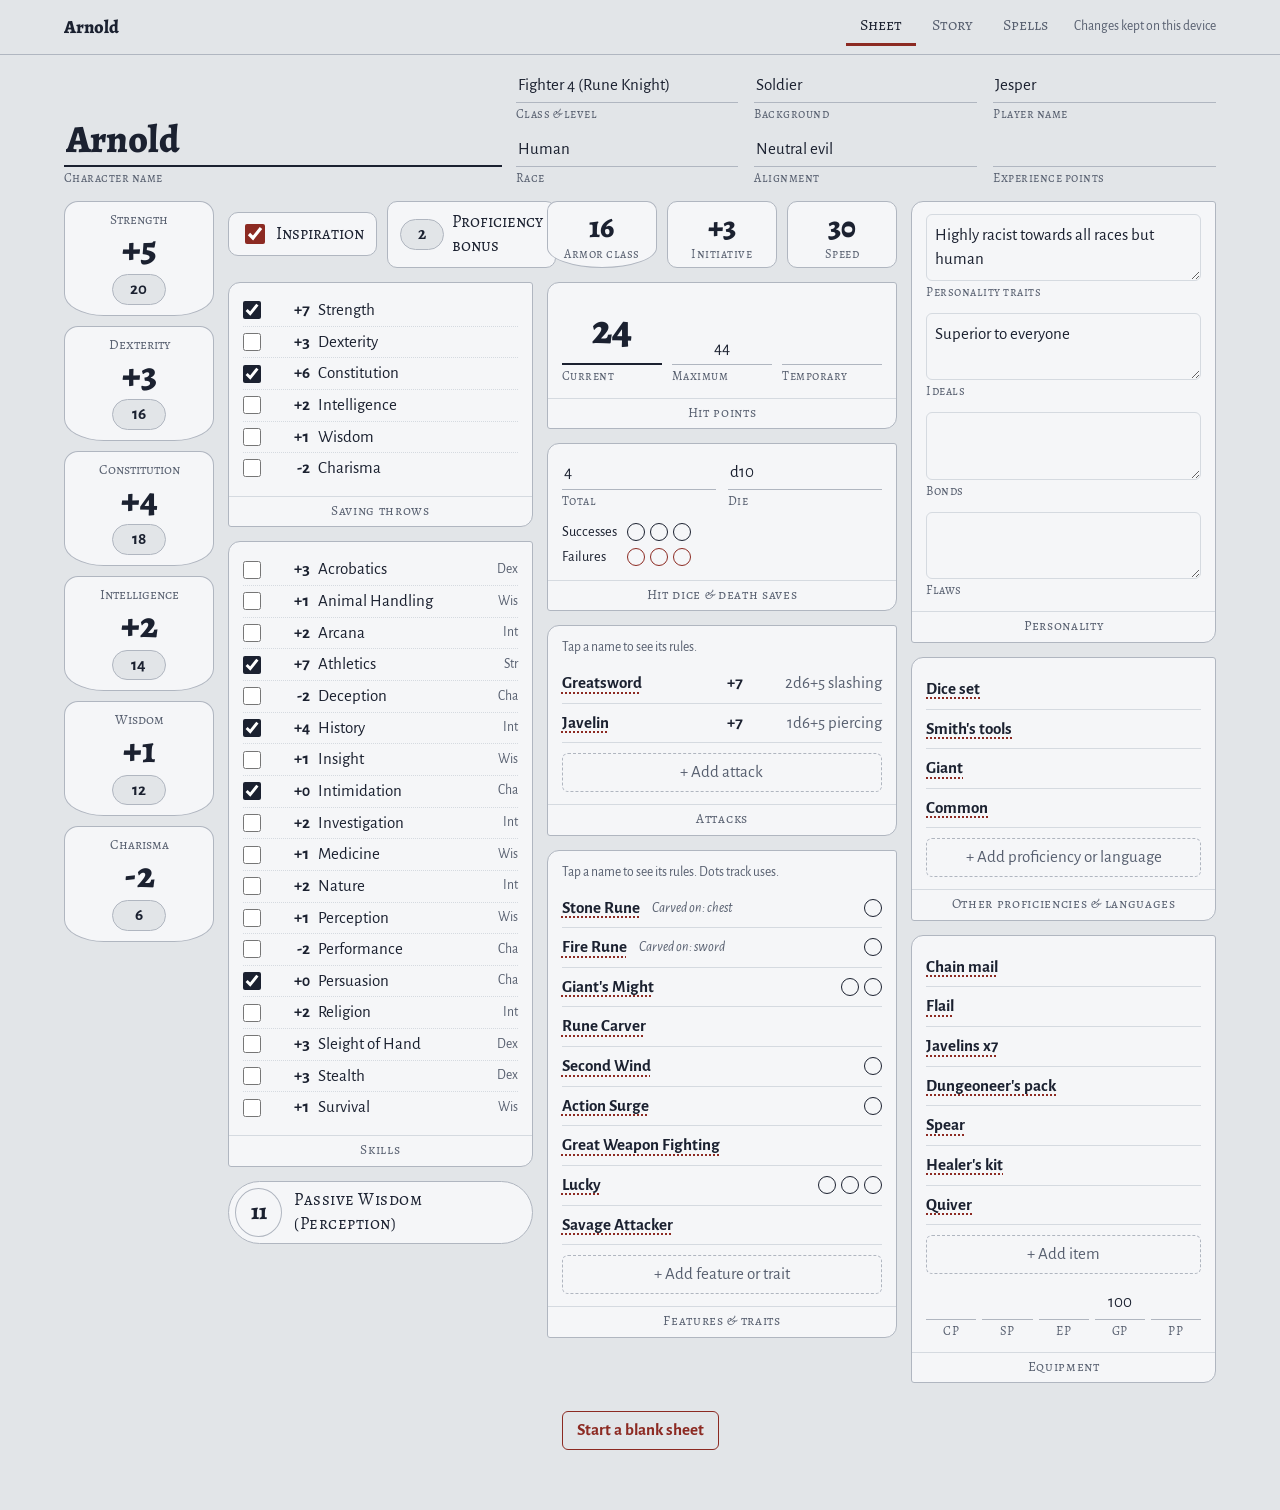
<file: Arnold – character sheet.html>
<!DOCTYPE html>
<html lang="en"><head><meta charset="utf-8"><meta name="viewport" content="width=device-width, initial-scale=1, viewport-fit=cover"><title>Arnold – character sheet</title><link rel="preconnect" href="https://fonts.googleapis.com"><link rel="preconnect" href="https://fonts.gstatic.com" crossorigin><link rel="stylesheet" href="https://fonts.googleapis.com/css2?family=Alegreya:wght@500;700;800&family=Alegreya+SC:wght@500;700&family=Alegreya+Sans:ital,wght@0,400;0,500;0,700;1,400&display=swap"><style id="css">
:root{--paper:#E2E5E8;--sheet:#F5F6F8;--ink:#1B2130;--muted:#586070;--line:#B0B6C0;--soft:#D5DAE0;--accent:#8C2A22;--accent-ink:#FFF6F3;--bronze:#7E6128;color-scheme:light}
@media (prefers-color-scheme:dark){:root:not([data-theme="light"]){--paper:#121519;--sheet:#1A1E25;--ink:#E3E6EB;--muted:#9AA2AF;--line:#3A414D;--soft:#262B34;--accent:#E3806F;--accent-ink:#1A0E0C;--bronze:#CFA960;color-scheme:dark}}
:root[data-theme="dark"]{--paper:#121519;--sheet:#1A1E25;--ink:#E3E6EB;--muted:#9AA2AF;--line:#3A414D;--soft:#262B34;--accent:#E3806F;--accent-ink:#1A0E0C;--bronze:#CFA960;color-scheme:dark}
:root{box-sizing:border-box;padding-top:env(safe-area-inset-top,0px);padding-bottom:env(safe-area-inset-bottom,0px)}
html{scroll-padding-top:calc(env(safe-area-inset-top,0px) + 70px)}
*,*::before,*::after{box-sizing:inherit}
body{margin:0;background:var(--paper);color:var(--ink);font:17px/1.45 "Alegreya Sans",system-ui,-apple-system,"Segoe UI",sans-serif}
body.locked{overflow:hidden}
button,input,textarea,select{font:inherit;color:inherit}
button{cursor:pointer}
:focus-visible{outline:2px solid var(--accent);outline-offset:2px}
.sc{font-family:"Alegreya SC",Georgia,serif;letter-spacing:.03em}
.serif{font-family:"Alegreya",Georgia,serif}

/* top bar */
.bar{position:sticky;top:env(safe-area-inset-top,0px);z-index:20;background:var(--paper);border-bottom:1px solid var(--line)}
.bar-in{max-width:1180px;margin:0 auto;padding:8px 14px;display:flex;align-items:center;gap:12px;flex-wrap:wrap}
.bar-name{font-family:"Alegreya",Georgia,serif;font-weight:800;font-size:1.15rem;flex:1 1 auto;min-width:0;white-space:nowrap;overflow:hidden;text-overflow:ellipsis}
.tabs{display:flex;gap:2px;order:3;width:100%}
.tab{flex:1;background:none;border:0;border-bottom:3px solid transparent;padding:6px 4px;font-family:"Alegreya SC",Georgia,serif;font-size:1rem;color:var(--muted)}
.tab[aria-selected="true"]{color:var(--ink);border-bottom-color:var(--accent)}
.savewrap{display:flex;align-items:center;gap:10px}
.status{font-size:.85rem;color:var(--muted)}
.status.dirty{color:var(--accent)}
.btn{border:1px solid var(--ink);background:var(--ink);color:var(--paper);border-radius:6px;padding:6px 14px;font-weight:700}
.btn:disabled{opacity:.5;cursor:default}
.btn.ghost{background:transparent;color:var(--ink)}
.btn.danger{background:transparent;color:var(--accent);border-color:var(--accent)}
.btn.accent{background:var(--accent);border-color:var(--accent);color:var(--accent-ink)}
@media(min-width:760px){.tabs{order:0;width:auto}.tab{flex:none;padding:6px 14px}}

main{max-width:1180px;margin:0 auto;padding:14px 14px 60px}
.page[hidden]{display:none}

/* boxes */
.box{background:var(--sheet);border:1px solid var(--line);border-radius:12px 3px 12px 3px;display:flex;flex-direction:column;min-width:0}
.box>.body{padding:12px 14px;flex:1}
.lab{font-family:"Alegreya SC",Georgia,serif;font-size:.85rem;letter-spacing:.05em;color:var(--muted);text-align:center;border-top:1px solid var(--soft);padding:4px 8px 6px}

/* fields */
.fld{display:flex;flex-direction:column;min-width:0}
.fld input,.fld textarea,.fld select,.plain{background:transparent;border:0;border-bottom:1px solid var(--line);padding:4px 2px;width:100%;border-radius:0}
.fld textarea,textarea.plain{border:1px solid var(--soft);border-radius:6px;padding:8px;resize:vertical;line-height:1.45}
.fl{font-size:.78rem;color:var(--muted);font-family:"Alegreya SC",Georgia,serif;letter-spacing:.04em;padding-top:2px}
input[type=number]{-moz-appearance:textfield}
input::-webkit-outer-spin-button,input::-webkit-inner-spin-button{-webkit-appearance:none;margin:0}

/* header */
.head{display:grid;gap:14px;grid-template-columns:1fr;margin-bottom:14px}
.cname input{font-family:"Alegreya",Georgia,serif;font-weight:800;font-size:2.4rem;line-height:1.1;border-bottom:2px solid var(--ink);padding:0 2px 4px}
.meta{display:grid;grid-template-columns:repeat(2,minmax(0,1fr));gap:10px 16px}
@media(min-width:760px){.head{grid-template-columns:minmax(0,1fr) minmax(0,1.6fr);align-items:end}.meta{grid-template-columns:repeat(3,minmax(0,1fr))}}

/* sheet grid */
.grid{display:grid;gap:14px;grid-template-columns:1fr}
.col{display:flex;flex-direction:column;gap:14px;min-width:0}
@media(min-width:760px){.grid{grid-template-columns:150px minmax(0,1fr)}.grid>.span2{grid-column:1/-1}}
@media(min-width:1060px){.grid{grid-template-columns:150px minmax(0,1fr) minmax(0,1.15fr) minmax(0,1fr)}.grid>.span2{grid-column:auto}}

/* abilities */
.abils{display:grid;grid-template-columns:repeat(3,minmax(0,1fr));gap:10px}
@media(min-width:760px){.abils{grid-template-columns:1fr}}
.abil{background:var(--sheet);border:1px solid var(--line);border-radius:14px 14px 40px 40px/14px 14px 22px 22px;text-align:center;padding:8px 6px 10px;display:flex;flex-direction:column;align-items:center}
.abil .an{font-family:"Alegreya SC",Georgia,serif;font-size:.85rem;color:var(--muted)}
.abil .am{font-family:"Alegreya",Georgia,serif;font-weight:800;font-size:2.3rem;line-height:1;margin:2px 0 6px}
.abil input{width:3.2em;text-align:center;border:1px solid var(--line);border-radius:999px;background:var(--paper);padding:2px 0;font-weight:700}

/* small stat tiles */
.tiles{display:grid;grid-template-columns:repeat(3,minmax(0,1fr));gap:10px}
.tile{background:var(--sheet);border:1px solid var(--line);border-radius:10px;text-align:center;padding:8px 4px 4px;display:flex;flex-direction:column;justify-content:space-between}
.tile .big{font-family:"Alegreya",Georgia,serif;font-weight:800;font-size:1.9rem;line-height:1.1}
.tile input{text-align:center;border:0;background:transparent;width:100%;font-family:"Alegreya",Georgia,serif;font-weight:800;font-size:1.9rem;line-height:1.1;padding:0}
.tile .fl{text-align:center}
.shield{border-radius:10px 10px 50% 50%/10px 10px 30% 30%}

.row2{display:flex;gap:10px;align-items:center}
.insp{display:flex;align-items:center;gap:10px;background:var(--sheet);border:1px solid var(--line);border-radius:10px;padding:8px 12px}
.insp label{display:flex;align-items:center;gap:8px;font-family:"Alegreya SC",Georgia,serif}
.insp input[type=checkbox]{width:20px;height:20px;accent-color:var(--accent)}
.profin{width:2.6em;text-align:center;border:1px solid var(--line);border-radius:999px;background:var(--paper);font-weight:700;padding:2px 0}

/* checks */
.checks{list-style:none;margin:0;padding:0}
.checks li{display:flex;align-items:center;gap:8px;padding:3px 0;border-bottom:1px dotted var(--soft)}
.checks li:last-child{border-bottom:0}
.checks input{width:18px;height:18px;accent-color:var(--ink);margin:0;flex:none}
.checks .v{width:2.4em;text-align:right;font-weight:700;font-variant-numeric:tabular-nums;flex:none}
.checks .ab{color:var(--muted);font-size:.85rem;margin-left:auto}
.checks label{display:flex;align-items:center;gap:8px;flex:1;cursor:pointer}
.passive{display:flex;align-items:center;gap:12px;background:var(--sheet);border:1px solid var(--line);border-radius:999px;padding:6px 14px 6px 6px}
.passive .big{font-family:"Alegreya",Georgia,serif;font-weight:800;font-size:1.4rem;width:2.2em;height:2.2em;border:1px solid var(--line);border-radius:50%;display:grid;place-items:center}

/* hp */
.hp{display:grid;grid-template-columns:repeat(3,minmax(0,1fr));gap:10px;align-items:end}
.hp .cur input{font-family:"Alegreya",Georgia,serif;font-weight:800;font-size:2.6rem;text-align:center;border-bottom:2px solid var(--ink)}
.hp .fld input{text-align:center}
.ds{display:grid;grid-template-columns:auto 1fr;gap:4px 10px;align-items:center;font-size:.9rem}

/* pips */
.pips{display:inline-flex;gap:5px;flex-wrap:wrap;vertical-align:middle}.ds .pips{flex-wrap:nowrap}
.pip{width:18px;height:18px;border-radius:50%;border:1.5px solid var(--ink);background:transparent;padding:0}
.pip.on{background:var(--ink)}
.pips.red .pip{border-color:var(--accent)}.pips.red .pip.on{background:var(--accent)}

/* entries */
.list{display:flex;flex-direction:column}
.erow{display:flex;align-items:center;gap:8px 12px;flex-wrap:wrap;padding:7px 0;border-bottom:1px solid var(--soft)}
.ename{background:none;border:0;padding:0;text-align:left;font-weight:700;text-decoration:underline;text-decoration-style:dotted;text-decoration-color:var(--accent);text-decoration-thickness:2px;text-underline-offset:4px}
.ename:hover{color:var(--accent)}
.ename.norule{text-decoration-color:var(--line);font-weight:500}
.erow .atk{font-variant-numeric:tabular-nums;font-weight:700;margin-left:auto}
.erow .dmg{color:var(--muted);min-width:7.5em;text-align:right}
.erow .note{color:var(--muted);font-size:.88rem;font-style:italic}
.erow .pips{margin-left:auto}
.erow.spell input[type=checkbox]{width:17px;height:17px;accent-color:var(--accent);margin:0}
.add{background:none;border:1px dashed var(--line);border-radius:6px;color:var(--muted);padding:6px;margin-top:10px}
.add:hover{color:var(--ink);border-color:var(--ink)}
.hint{font-size:.85rem;color:var(--muted);margin:0 0 6px}

.coins{display:grid;grid-template-columns:repeat(5,minmax(0,1fr));gap:6px;margin-top:12px}
.coins .fld input{text-align:center}
.coins .fl{text-align:center}

/* story */
.story{display:grid;gap:14px;grid-template-columns:1fr}
@media(min-width:760px){.story{grid-template-columns:minmax(0,1fr) minmax(0,1.6fr)}}
.phys{display:grid;grid-template-columns:repeat(3,minmax(0,1fr));gap:10px 16px}

/* spells */
.spellhead{display:grid;grid-template-columns:repeat(2,minmax(0,1fr));gap:12px;margin-bottom:14px}
@media(min-width:760px){.spellhead{grid-template-columns:2fr 1.3fr 1fr 1fr}}
.spellgrid{display:grid;gap:14px;grid-template-columns:1fr}
@media(min-width:760px){.spellgrid{grid-template-columns:repeat(2,minmax(0,1fr))}}
@media(min-width:1060px){.spellgrid{grid-template-columns:repeat(3,minmax(0,1fr))}}
.lvl summary{list-style:none;cursor:pointer;display:flex;align-items:center;gap:10px;padding:10px 14px}
.lvl summary::-webkit-details-marker{display:none}
.lvl .ln{font-family:"Alegreya",Georgia,serif;font-weight:800;font-size:1.6rem;width:1.6em;height:1.6em;display:grid;place-items:center;border:1.5px solid var(--ink);border-radius:50%;flex:none;line-height:1}
.lvl .lt{font-family:"Alegreya SC",Georgia,serif;flex:1}
.lvl .cnt{color:var(--muted);font-size:.85rem}
.lvl .body{padding-top:0}
.slots{display:flex;align-items:center;gap:10px;flex-wrap:wrap;padding:6px 0 4px;font-size:.9rem;color:var(--muted)}
.slots input{width:3em;text-align:center;border:1px solid var(--line);border-radius:999px;background:var(--paper);padding:1px 0;color:var(--ink);font-weight:700}

.foot{margin-top:28px;display:flex;justify-content:center}

/* modal */
.ov{position:fixed;inset:0;background:rgba(10,12,16,.5);z-index:50;display:flex;align-items:flex-end;justify-content:center}
.modal{background:var(--sheet);color:var(--ink);width:100%;max-width:620px;max-height:88vh;overflow:auto;border-radius:16px 16px 0 0;padding:18px 18px calc(18px + env(safe-area-inset-bottom,0px));box-shadow:0 -8px 40px rgba(0,0,0,.25);animation:up .18s ease-out}
@media(min-width:700px){.ov{align-items:center;padding:20px}.modal{border-radius:14px 4px 14px 4px;max-height:84vh;animation:none}}
@keyframes up{from{transform:translateY(30px);opacity:.4}to{transform:none;opacity:1}}
@media(prefers-reduced-motion:reduce){.modal{animation:none}}
.mhead{display:flex;align-items:flex-start;gap:10px}
.mhead h2{font-family:"Alegreya",Georgia,serif;font-weight:800;font-size:1.75rem;line-height:1.15;margin:0;flex:1}
.x{background:none;border:1px solid var(--line);border-radius:50%;width:34px;height:34px;font-size:1.2rem;line-height:1;flex:none}
.tag{color:var(--bronze);font-family:"Alegreya SC",Georgia,serif;margin:4px 0 0}
.mmeta{display:flex;flex-wrap:wrap;gap:8px;margin:12px 0 0}
.chip{border:1px solid var(--line);border-radius:999px;padding:2px 10px;font-size:.9rem}
.chip b{font-variant-numeric:tabular-nums}
.rules{font-family:"Alegreya",Georgia,serif;font-size:1.05rem;line-height:1.6;margin-top:14px;border-top:1px solid var(--soft);padding-top:6px;max-width:62ch}
.rules p{margin:10px 0}
.empty{color:var(--muted);font-style:italic}
.mact{display:flex;gap:10px;flex-wrap:wrap;margin-top:18px;align-items:center}
.mact .sp{flex:1}
.form{display:grid;gap:12px;margin-top:12px}
.form .two{display:grid;grid-template-columns:1fr 1fr;gap:12px}
.modal .form textarea{min-height:220px}
.msg{font-size:.88rem;color:var(--accent);min-height:1.2em}
</style></head><body><div id="root"></div><script type="application/json" id="state">{"savedAt":0,"f":{"name":"Arnold","classLevel":"Fighter 4 (Rune Knight)","background":"Soldier","player":"Jesper","race":"Human","alignment":"Neutral evil","xp":"","str":"20","dex":"16","con":"18","int":"14","wis":"12","cha":"6","prof":"2","insp":true,"ac":"16","speed":"30","hpMax":"44","hpCur":"24","hpTemp":"","hdType":"d10","hdTotal":"4","dsS":0,"dsF":0,"saves":{"str":true,"con":true},"skills":{"athletics":true,"history":true,"intimidation":true,"persuasion":true},"traits":"Highly racist towards all races but human","ideals":"Superior to everyone","bonds":"","flaws":"","coins":{"cp":"","sp":"","ep":"","gp":"100","pp":""},"age":"32","height":"Medium","weight":"145","eyes":"Green","skin":"Fair","hair":"Blonde","appearance":"","backstory":"","allies":"","orgName":"","symbol":"","addFeatures":"","treasure":"2 x lilletæer\n8 x lilletå knogler\nDagger\nCommon clothes\nKappe og skulderplade fra montelubres overhoved enzo"},
"attacks":[{"name":"Greatsword","bonus":"+7","damage":"2d6+5 slashing"},{"name":"Javelin","bonus":"+7","damage":"1d6+5 piercing"}],
"features":[{"name":"Stone Rune","uses":"1","used":0,"note":"Carved on: chest"},{"name":"Fire Rune","uses":"1","used":0,"note":"Carved on: sword"},{"name":"Giant's Might","uses":"2","used":0},{"name":"Rune Carver"},{"name":"Second Wind","uses":"1","used":0},{"name":"Action Surge","uses":"1","used":0},{"name":"Great Weapon Fighting"},{"name":"Lucky","uses":"3","used":0},{"name":"Savage Attacker"}],
"prof":[{"name":"Dice set"},{"name":"Smith's tools"},{"name":"Giant"},{"name":"Common"}],
"equip":[{"name":"Chain mail"},{"name":"Flail"},{"name":"Javelins x7"},{"name":"Dungeoneer's pack"},{"name":"Spear"},{"name":"Healer's kit"},{"name":"Quiver"}],
"sp":{"cls":"","ability":"","levels":[{"slots":"","used":0,"list":[]},{"slots":"","used":0,"list":[]},{"slots":"","used":0,"list":[]},{"slots":"","used":0,"list":[]},{"slots":"","used":0,"list":[]},{"slots":"","used":0,"list":[]},{"slots":"","used":0,"list":[]},{"slots":"","used":0,"list":[]},{"slots":"","used":0,"list":[]},{"slots":"","used":0,"list":[]}]},
"lib":{
"stonerune":{"name":"Stone Rune","tag":"Rune Knight rune","dc":"con","text":"While the rune is carved on something you carry or wear, you have advantage on Wisdom (Insight) checks and darkvision out to 120 feet.\n\nInvoke (bonus action): pick a creature you can see within 30 feet. It makes a Wisdom saving throw against your rune DC. If it fails, it is charmed by you for 1 minute. While charmed this way it sinks into a dreamy daze: it is incapacitated and its speed is 0. It repeats the save at the end of each of its turns and shakes the effect off on a success.\n\nAfter invoking it, you can't do so again until you finish a short or long rest."},
"firerune":{"name":"Fire Rune","tag":"Rune Knight rune","dc":"con","text":"While the rune is carved on something you carry or wear, your proficiency bonus is doubled for any ability check that uses one of your tool proficiencies.\n\nInvoke (no action needed, when you hit a creature with a weapon attack): burning shackles wrap the target. It takes an extra 2d6 fire damage and must make a Strength saving throw against your rune DC or be restrained for 1 minute. While restrained by the shackles it takes 2d6 fire damage at the start of each of its turns. It repeats the save at the end of each of its turns, breaking free on a success.\n\nAfter invoking it, you can't do so again until you finish a short or long rest."},
"giantsmight":{"name":"Giant's Might","tag":"Rune Knight, fighter level 3","text":"Bonus action, lasts 1 minute. You and everything you're wearing grow to Large size, if there is room.\n\nWhile enlarged: advantage on Strength checks and Strength saving throws, and once on each of your turns one of your weapon attacks deals an extra 1d6 damage when it hits.\n\nUses equal to your proficiency bonus; you get them all back after a long rest."},
"runecarver":{"name":"Rune Carver","tag":"Rune Knight, fighter level 3","dc":"con","text":"You know two runes at 3rd level, and learn more at fighter levels 7, 10 and 15. Each time you gain a fighter level you can swap one known rune for another.\n\nAfter a long rest you can inscribe each rune you know on a weapon, armor, shield, jewelry or something else you wear or carry. An object holds only one rune, and the rune stays until your next long rest.\n\nRune save DC = 8 + proficiency bonus + Constitution modifier."},
"secondwind":{"name":"Second Wind","tag":"Fighter, level 1","text":"Bonus action: regain hit points equal to 1d10 + your fighter level.\n\n2014 rules: one use, regained after a short or long rest.\n2024 rules: two uses at levels 1–3 (more at higher levels); regain one use on a short rest and all of them on a long rest."},
"actionsurge":{"name":"Action Surge","tag":"Fighter, level 2","text":"On your turn you can take one additional action.\n\nOnce used, it comes back after a short or long rest. From fighter level 17 you get two uses per rest, but still only one per turn.\n\n2024 rules: the extra action can't be the Magic action."},
"greatweaponfighting":{"name":"Great Weapon Fighting","tag":"Fighting style","aka":["gwf"],"text":"Applies to damage rolls for attacks with a melee weapon you hold in two hands; the weapon must be two-handed or versatile.\n\n2014 rules: when a damage die shows a 1 or 2, reroll it and keep the new result, even if it's another 1 or 2.\n2024 rules: treat any 1 or 2 on a damage die as a 3."},
"lucky":{"name":"Lucky","tag":"Feat","text":"2014 rules: you have 3 luck points, regained on a long rest. When you make an attack roll, ability check or saving throw, spend a point to roll an extra d20 and pick which die counts. You can also spend one when you're attacked, rolling a d20 and choosing whether the attacker uses that roll or theirs.\n\n2024 rules: your luck points equal your proficiency bonus, regained on a long rest. Spend one to gain advantage on a d20 test, or to give an attacker disadvantage on an attack roll against you."},
"savageattacker":{"name":"Savage Attacker","tag":"Feat","text":"Once per turn, when you hit with a weapon, roll the weapon's damage dice twice and use whichever total you like.\n\n2014 wording: applies to melee weapon attacks; you reroll the damage dice and can use either roll."},
"greatsword":{"name":"Greatsword","tag":"Martial melee weapon","aka":["greatswor"],"text":"Damage 2d6 slashing. Heavy, two-handed. 6 lb.\n\nAttack bonus: Strength modifier + proficiency bonus.\n\nWeapon mastery (2024): Graze. If your attack misses, the target still takes damage equal to the ability modifier you used for the attack, of the weapon's damage type. This damage can't be increased."},
"javelin":{"name":"Javelin","tag":"Simple melee weapon","text":"Damage 1d6 piercing. Thrown (range 30/120 ft). 2 lb.\n\nUses Strength for attack and damage, even when thrown.\n\nWeapon mastery (2024): Slow. When you hit and deal damage, the target's speed drops by 10 feet until the start of your next turn. Hitting it again doesn't lower it further."},
"spear":{"name":"Spear","tag":"Simple melee weapon","text":"Damage 1d6 piercing, or 1d8 when held in two hands (versatile). Thrown (range 20/60 ft). 3 lb.\n\nWeapon mastery (2024): Sap. A creature you hit has disadvantage on its next attack roll before the start of your next turn."},
"flail":{"name":"Flail","tag":"Martial melee weapon","text":"Damage 1d8 bludgeoning. 2 lb.\n\nWeapon mastery (2024): Sap. A creature you hit has disadvantage on its next attack roll before the start of your next turn."},
"dagger":{"name":"Dagger","tag":"Simple melee weapon","text":"Damage 1d4 piercing. Finesse, light, thrown (range 20/60 ft). 1 lb.\n\nWeapon mastery (2024): Nick. When you make the extra attack from the light property, you make it as part of the Attack action instead of with a bonus action (once per turn)."},
"chainmail":{"name":"Chain mail","tag":"Heavy armor","aka":["chainmailarmor"],"text":"Armor Class 16 (Dexterity doesn't add). Needs Strength 13, or your speed drops by 10 feet. Disadvantage on Dexterity (Stealth) checks. 55 lb."},
"healerskit":{"name":"Healer's kit","tag":"Adventuring gear","aka":["healerkit","healerskit"],"text":"Ten uses. As an action (2024: Utilize action), spend one use to stabilize a creature at 0 hit points without making a Wisdom (Medicine) check."},
"dungeoneerspack":{"name":"Dungeoneer's pack","tag":"Equipment pack","aka":["dungoneersbackpack","dungeoneersbackpack","dungoneerspack"],"text":"Contains a backpack, a crowbar, a hammer, 10 pitons, 10 torches, a tinderbox, 10 days of rations and a waterskin, plus 50 feet of hempen rope strapped to the side."},
"quiver":{"name":"Quiver","tag":"Adventuring gear","text":"Holds up to 20 arrows (or bolts in some editions), keeping them at hand for drawing."},
"smithstools":{"name":"Smith's tools","tag":"Artisan's tools","aka":["smithtools"],"text":"Proficiency lets you add your proficiency bonus to checks for working, repairing or identifying metal items, such as mending armor, forcing open metal fittings or judging the quality of a blade.\n\nWith the Fire Rune carved, your proficiency bonus is doubled for these checks."},
"diceset":{"name":"Dice set","tag":"Gaming set","aka":["gamingset","gamingsetdice","dice"],"text":"Proficiency lets you add your proficiency bonus to checks to play games of dice, and to spot someone cheating at them."},
"giant":{"name":"Giant","tag":"Language","aka":["giantlanguage"],"text":"Spoken by giants and ogres. Written with the Dwarvish script. Rune Knights learn it with the subclass."},
"common":{"name":"Common","tag":"Language","aka":["commonlanguage"],"text":"The widely spoken trade language of most lands. Written with the Common script."},
"slow":{"name":"Slow","tag":"Weapon mastery (2024)","text":"When you hit a creature and deal damage, its speed is reduced by 10 feet until the start of your next turn. Multiple hits don't reduce it beyond 10 feet."},
"sap":{"name":"Sap","tag":"Weapon mastery (2024)","text":"A creature you hit has disadvantage on its next attack roll before the start of your next turn."},
"graze":{"name":"Graze","tag":"Weapon mastery (2024)","text":"If your attack misses, the target still takes damage equal to the ability modifier you used for the attack. The damage can't be increased."},
"militaryrank":{"name":"Military Rank","tag":"Soldier background (2014)","text":"Soldiers loyal to your former army still recognize your rank and may defer to you. You can sometimes requisition simple equipment or horses for temporary use, and gain access to friendly military camps and fortresses."}
}}</script><script id="app">
(function(){
"use strict";
const HEAD_LINKS='<link rel="preconnect" href="https://fonts.googleapis.com"><link rel="preconnect" href="https://fonts.gstatic.com" crossorigin><link rel="stylesheet" href="https://fonts.googleapis.com/css2?family=Alegreya:wght@500;700;800&family=Alegreya+SC:wght@500;700&family=Alegreya+Sans:ital,wght@0,400;0,500;0,700;1,400&display=swap">';
const KEY='charsheet-draft-v1';
let S=JSON.parse(document.getElementById('state').textContent);
const BASE=S.savedAt||0;
let dirty=false,saving=false,RO=false,ART=null,SAMPLE=null,saveMsg='';
try{const d=JSON.parse(localStorage.getItem(KEY)||'null');if(d&&d.base===BASE&&d.state){S=d.state;dirty=true}}catch(e){}

const ABIL=[['str','Strength'],['dex','Dexterity'],['con','Constitution'],['int','Intelligence'],['wis','Wisdom'],['cha','Charisma']];
const SHORT={str:'Str',dex:'Dex',con:'Con',int:'Int',wis:'Wis',cha:'Cha'};
const SKILLS=[['acrobatics','Acrobatics','dex'],['animal','Animal Handling','wis'],['arcana','Arcana','int'],['athletics','Athletics','str'],['deception','Deception','cha'],['history','History','int'],['insight','Insight','wis'],['intimidation','Intimidation','cha'],['investigation','Investigation','int'],['medicine','Medicine','wis'],['nature','Nature','int'],['perception','Perception','wis'],['performance','Performance','cha'],['persuasion','Persuasion','cha'],['religion','Religion','int'],['sleight','Sleight of Hand','dex'],['stealth','Stealth','dex'],['survival','Survival','wis']];
const KINDS={attacks:{add:'Add attack'},features:{add:'Add feature or trait'},prof:{add:'Add proficiency or language'},equip:{add:'Add item'},spell:{add:'Add spell'}};

/* helpers */
function h(tag,a,...kids){const e=document.createElement(tag);if(a)for(const k in a){const v=a[k];if(v==null||v===false)continue;if(k==='class')e.className=v;else if(k.slice(0,2)==='on')e.addEventListener(k.slice(2),v);else e.setAttribute(k,v===true?'':v)}for(const c of kids.flat()){if(c==null||c===false)continue;e.append(c.nodeType?c:document.createTextNode(String(c)))}return e}
const n=v=>{const x=parseInt(v,10);return isNaN(x)?0:x};
const sg=x=>(x>=0?'+':'')+x;
function gp(p){return p.split('.').reduce((o,k)=>o==null?undefined:o[k],S)}
function sp(p,v){const ks=p.split('.');let o=S;for(let i=0;i<ks.length-1;i++){if(o[ks[i]]==null)o[ks[i]]={};o=o[ks[i]]}o[ks[ks.length-1]]=v;changed()}
const M=a=>Math.floor((n(S.f[a])-10)/2);
const P=()=>n(S.f.prof);
const saveV=a=>M(a)+(S.f.saves&&S.f.saves[a]?P():0);
const skillV=(k,a)=>M(a)+(S.f.skills&&S.f.skills[k]?P():0);
const runeDC=()=>8+P()+M('con');

const D={};let dk=0;
function dv(fn,cls){const k='d'+(dk++);D[k]=fn;return h('span',{'data-d':k,class:cls||null},fn())}
function derive(){document.querySelectorAll('[data-d]').forEach(e=>{const f=D[e.dataset.d];if(f){const v=String(f());if(e.textContent!==v)e.textContent=v}})}

function inp(path,o){o=o||{};const e=o.area?h('textarea',{rows:o.rows||3,placeholder:o.ph||null,'aria-label':o.label||null}):h('input',{type:'text',inputmode:o.num?'numeric':null,placeholder:o.ph||null,'aria-label':o.label||null,class:o.cls||null});const v=gp(path);e.value=v==null?'':v;e.addEventListener('input',()=>{sp(path,e.value);derive();if(o.after)o.after()});return e}
function fld(path,label,o){o=o||{};return h('label',{class:'fld '+(o.wrap||'')},inp(path,Object.assign({},o,{label})),h('span',{class:'fl'},label))}
function box(label,body,cls){return h('section',{class:'box '+(cls||'')},h('div',{class:'body'},body),h('div',{class:'lab'},label))}

function pips(getMax,path,label,cls){const w=h('span',{class:'pips '+(cls||''),role:'group','aria-label':label});function r(){w.textContent='';const max=getMax();let v=n(gp(path));if(v>max)v=max;for(let i=0;i<max;i++){const on=i<v;w.append(h('button',{type:'button',class:'pip'+(on?' on':''),'aria-label':label+' '+(i+1),'aria-pressed':String(on),onclick:()=>{sp(path,v>i?i:i+1);r()}}))}}r();w.rerender=r;return w}

function norm(s){return String(s||'').toLowerCase().replace(/\(.*?\)/g,'').replace(/[x×]\s*\d+|\d+\s*[x×]/g,'').replace(/[^a-z0-9æøåäöüéè]/g,'')}
function ruleKey(name){const k=norm(name);if(!k)return null;const L=S.lib;if(L[k])return k;if(k.endsWith('s')&&L[k.slice(0,-1)])return k.slice(0,-1);for(const key in L){const aka=L[key].aka||[];if(aka.includes(k)||(k.endsWith('s')&&aka.includes(k.slice(0,-1))))return key}return null}
const rule=name=>{const k=ruleKey(name);return k?S.lib[k]:null};
function paras(t){return String(t).split(/\n\s*\n/).map(p=>{const e=h('p');p.split('\n').forEach((l,i)=>{if(i)e.append(h('br'));e.append(l)});return e})}
const kindOf=key=>key.indexOf('sp.')===0?'spell':key;

/* save state */
let draftT=null;
function changed(){dirty=true;updateSaveUI();clearTimeout(draftT);draftT=setTimeout(()=>{try{localStorage.setItem(KEY,JSON.stringify({base:BASE,state:S}))}catch(e){}},400)}
const esc=s=>String(s).replace(/[&<>"]/g,c=>({'&':'&amp;','<':'&lt;','>':'&gt;','"':'&quot;'}[c]));
function buildHTML(){const css=document.getElementById('css').textContent;const app=document.getElementById('app').textContent;const json=JSON.stringify(S).replace(/</g,'\\u003c');const end='</'+'script>';return '<!DOCTYPE html>\n<html lang="en"><head><meta charset="utf-8"><meta name="viewport" content="width=device-width, initial-scale=1, viewport-fit=cover"><title>'+esc((S.f.name||'Character')+' – character sheet')+'</title>'+HEAD_LINKS+'<style id="css">'+css+'</style></head><body><div id="root"></div><script type="application/json" id="state">'+json+end+'<script id="app">'+app+end+'</body></html>'}
async function save(){if(!ART||saving||RO)return;saving=true;saveMsg='';updateSaveUI();const prev=S.savedAt;S.savedAt=Date.now();try{await ART.publish(buildHTML());dirty=false;saving=false;updateSaveUI()}catch(e){S.savedAt=prev;saving=false;const c=e&&e.code;if(c==='not_writer'||c==='not_granted'){RO=true}else if(c==='conflict'){saveMsg='A newer version was saved elsewhere. Loading it now.'}else if(c==='rate_limited'){saveMsg='Saving too often. Wait a moment, then save again.'}else if(c==='too_large'){saveMsg='Sheet is too large to save. Shorten some rules text.'}else{saveMsg='Save didn’t go through. Try again.'}updateSaveUI()}}
let saveBtn,statusEl;
function updateSaveUI(){if(!saveBtn)return;if(RO){saveBtn.hidden=true;statusEl.textContent='View only. Edits stay on this device.';statusEl.className='status';return}if(!ART){saveBtn.hidden=true;statusEl.textContent='Changes kept on this device';statusEl.className='status';return}saveBtn.hidden=false;saveBtn.disabled=saving||!dirty;saveBtn.textContent=saving?'Saving…':'Save sheet';statusEl.textContent=saveMsg||(saving?'':dirty?'Unsaved changes':'Saved');statusEl.className='status'+(dirty||saveMsg?' dirty':'')}

/* entry lists */
function listBox(key){const wrap=h('div',{class:'list'});function r(){wrap.textContent='';const arr=gp(key)||[];arr.forEach((it,i)=>wrap.append(row(key,i,it,r)));wrap.append(h('button',{type:'button',class:'add',onclick:()=>openEntry(key,-1,r)},'+ '+KINDS[kindOf(key)].add))}r();return wrap}
function row(key,i,it,r){const k=kindOf(key);const parts=[];
 if(k==='spell'&&!key.startsWith('sp.levels.0.')){const cb=h('input',{type:'checkbox','aria-label':'Prepared: '+(it.name||'spell')});cb.checked=!!it.prepared;cb.addEventListener('change',()=>sp(key+'.'+i+'.prepared',cb.checked));parts.push(cb)}
 parts.push(h('button',{type:'button',class:'ename'+(rule(it.name)?'':' norule'),onclick:()=>openEntry(key,i,r)},it.name||'Untitled'));
 if(it.note)parts.push(h('span',{class:'note'},it.note));
 if(k==='attacks'){parts.push(h('span',{class:'atk'},it.bonus||''),h('span',{class:'dmg'},it.damage||''))}
 if(n(it.uses)>0)parts.push(pips(()=>n(it.uses),key+'.'+i+'.used','Uses spent: '+it.name));
 return h('div',{class:'erow '+k},parts)}

function openEntry(key,idx,rr){
 const k=kindOf(key);let i=idx;let it=i<0?{name:''}:Object.assign({},gp(key)[i]);
 let ctrl=null;
 const m=h('div',{class:'modal',role:'dialog','aria-modal':'true','aria-labelledby':'mt'});
 const ov=h('div',{class:'ov',onclick:e=>{if(e.target===ov)close()}},m);
 const prevFocus=document.activeElement;
 document.body.append(ov);document.body.classList.add('locked');
 function onKey(e){if(e.key==='Escape')close()}
 document.addEventListener('keydown',onKey);
 function close(){if(ctrl)ctrl.abort();ov.remove();document.body.classList.remove('locked');document.removeEventListener('keydown',onKey);if(prevFocus&&prevFocus.focus)prevFocus.focus()}
 function head(title){return h('div',{class:'mhead'},h('h2',{id:'mt'},title),h('button',{type:'button',class:'x',onclick:close,'aria-label':'Close'},'×'))}
 function view(){m.textContent='';const R=rule(it.name);
  m.append(head(it.name||'Untitled'));
  if(R&&R.tag)m.append(h('p',{class:'tag'},R.tag));
  const meta=[];
  if(k==='attacks'){if(it.bonus)meta.push(h('span',{class:'chip'},'Attack ',h('b',null,it.bonus)));if(it.damage)meta.push(h('span',{class:'chip'},'Damage ',h('b',null,it.damage)))}
  if(n(it.uses)>0)meta.push(h('span',{class:'chip'},'Uses ',h('b',null,(n(it.uses)-Math.min(n(it.used),n(it.uses)))+' of '+n(it.uses)),' left'));
  if(R&&R.dc==='con')meta.push(h('span',{class:'chip'},'Your rune save DC ',h('b',null,String(runeDC()))));
  if(k==='spell'&&S.sp.ability){meta.push(h('span',{class:'chip'},'Spell save DC ',h('b',null,String(8+P()+M(S.sp.ability)))),h('span',{class:'chip'},'Spell attack ',h('b',null,sg(P()+M(S.sp.ability)))))}
  if(it.note)meta.push(h('span',{class:'chip'},it.note));
  if(meta.length)m.append(h('div',{class:'mmeta'},meta));
  m.append(h('div',{class:'rules'},R?paras(R.text):h('p',{class:'empty'},'No rules saved for this yet. Choose Edit to write them'+(SAMPLE?', or let Claude draft them.':'.'))));
  m.append(h('div',{class:'mact'},h('span',{class:'sp'}),h('button',{type:'button',class:'btn ghost',onclick:edit},R?'Edit':'Edit and add rules'),h('button',{type:'button',class:'btn',onclick:close},'Done')));
  m.querySelector('.x').focus()}
 function edit(){m.textContent='';const isNew=i<0;
  m.append(head(isNew?KINDS[k].add:'Edit '+(it.name||'entry')));
  const nm=h('input',{type:'text',value:it.name||'',placeholder:'Name'});
  const R0=rule(it.name);
  const ta=h('textarea',{class:'plain',placeholder:'Rules text: what it does, range, duration, damage, uses…'});ta.value=R0?R0.text:'';
  const tag=h('input',{type:'text',placeholder:'e.g. Feat, Fighter level 2, 1st-level evocation'});tag.value=R0&&R0.tag?R0.tag:'';
  const L=(t,el)=>h('label',{class:'fld'},el,h('span',{class:'fl'},t));
  const f=h('div',{class:'form'},L('Name',nm));
  let bonus,dmg,uses,note;
  if(k==='attacks'){bonus=h('input',{type:'text',value:it.bonus||'',placeholder:'+7'});dmg=h('input',{type:'text',value:it.damage||'',placeholder:'2d6+5 slashing'});f.append(h('div',{class:'two'},L('Attack bonus',bonus),L('Damage / type',dmg)))}
  if(k==='features'||k==='equip'||k==='attacks'||k==='spell'){note=h('input',{type:'text',value:it.note||'',placeholder:k==='features'?'e.g. Carved on: sword':''});uses=h('input',{type:'text',inputmode:'numeric',value:it.uses||'',placeholder:'0'});f.append(h('div',{class:'two'},L('Note',note),k==='features'?L('Uses (tracker dots)',uses):h('span')))}
  f.append(L('Source / type',tag),L('Rules',ta));
  const msg=h('div',{class:'msg',role:'status'});
  const act=h('div',{class:'mact'});
  if(SAMPLE){const db=h('button',{type:'button',class:'btn ghost'},'Draft rules with Claude');db.addEventListener('click',async()=>{const name=nm.value.trim();if(!name){msg.textContent='Add a name first.';nm.focus();return}if(ctrl)ctrl.abort();ctrl=new AbortController();db.disabled=true;msg.textContent='Claude is writing…';const kind={attacks:'weapon or attack',features:'class feature, feat or trait',prof:'proficiency or language',equip:'item or piece of equipment',spell:'spell'}[k];const ctx='The character is: '+[S.f.race,S.f.classLevel].filter(Boolean).join(' ')+'.';try{const res=await SAMPLE('Write a short rules summary of the Dungeons & Dragons 5th edition '+kind+' called "'+name+'" for a player\'s character sheet. '+ctx+' Write it in your own words as plain text: no markdown, no headings, 2–4 short paragraphs separated by blank lines, under 170 words. Include the key numbers (action type, range, duration, damage, saving throw, uses, recovery). If the 2014 and 2024 rules differ meaningfully, note both briefly. If you are unsure what it is, say so in one sentence.',{signal:ctrl.signal,modelTier:'quick',cache:false,onText:x=>{ta.value=x.text}});ta.value=String(res.text||'').trim();msg.textContent='Check it against your books, then save.'}catch(e){const c=e&&e.code;if(c==='cancelled')return;if(e&&e.text)ta.value=e.text;if(c==='not_granted'){db.remove();msg.textContent='Claude drafting isn’t allowed in this view. Write the rules yourself.'}else if(c==='rate_limited')msg.textContent='Too many requests right now. Try again in a minute.';else msg.textContent='Couldn’t draft the rules. Try again or write them yourself.'}finally{db.disabled=false}});act.append(db)}
  act.append(h('span',{class:'sp'}));
  if(!isNew){let armed=false;const del=h('button',{type:'button',class:'btn danger'},'Delete');del.addEventListener('click',()=>{if(!armed){armed=true;del.textContent='Tap again to delete';return}const arr=gp(key);arr.splice(i,1);changed();rr();close()});act.append(del)}
  act.append(h('button',{type:'button',class:'btn ghost',onclick:()=>{if(ctrl)ctrl.abort();isNew?close():view()}},'Cancel'));
  act.append(h('button',{type:'button',class:'btn accent',onclick:()=>{
   const name=nm.value.trim();if(!name){msg.textContent='Give it a name.';nm.focus();return}
   it.name=name;if(bonus){it.bonus=bonus.value.trim();it.damage=dmg.value.trim()}if(note)it.note=note.value.trim()||undefined;if(k==='features'){it.uses=uses.value.trim();it.used=Math.min(n(it.used),n(it.uses))}
   const text=ta.value.trim();const rk=ruleKey(name);
   if(text){if(rk){S.lib[rk].text=text;S.lib[rk].tag=tag.value.trim()}else{S.lib[norm(name)]={name,tag:tag.value.trim(),text}}}
   else if(rk&&R0&&ruleKey(it.name)===rk&&ruleKey(name)===rk){delete S.lib[rk]}
   const arr=gp(key);if(i<0){arr.push(it);i=arr.length-1}else arr[i]=it;it=Object.assign({},arr[i]);
   changed();rr();view()}},'Save'));
  m.append(f,msg,act);nm.focus()}
 i<0?edit():view();
}

/* pages */
function sheetPage(){
 const head=h('div',{class:'head'},
  h('label',{class:'fld cname'},inp('f.name',{label:'Character name',after:()=>{}}),h('span',{class:'fl'},'Character name')),
  h('div',{class:'meta'},fld('f.classLevel','Class & level'),fld('f.background','Background'),fld('f.player','Player name'),fld('f.race','Race'),fld('f.alignment','Alignment'),fld('f.xp','Experience points',{num:true})));

 const abils=h('div',{class:'abils'},ABIL.map(([a,l])=>h('div',{class:'abil'},h('span',{class:'an'},l),dv(()=>sg(M(a)),'am'),inp('f.'+a,{label:l+' score',num:true}))));

 const insp=h('input',{type:'checkbox'});insp.checked=!!S.f.insp;insp.addEventListener('change',()=>sp('f.insp',insp.checked));
 const pb=inp('f.prof',{label:'Proficiency bonus',num:true,cls:'profin'});
 const top=h('div',{class:'row2'},h('div',{class:'insp',style:'flex:1'},h('label',null,insp,'Inspiration')),h('div',{class:'insp',style:'flex:1.4'},h('label',null,pb,'Proficiency bonus')));

 const saves=h('ul',{class:'checks'},ABIL.map(([a,l])=>{const cb=h('input',{type:'checkbox'});cb.checked=!!(S.f.saves||{})[a];cb.addEventListener('change',()=>{sp('f.saves.'+a,cb.checked);derive()});return h('li',null,h('label',null,cb,dv(()=>sg(saveV(a)),'v'),l))}));
 const skills=h('ul',{class:'checks'},SKILLS.map(([k,l,a])=>{const cb=h('input',{type:'checkbox'});cb.checked=!!(S.f.skills||{})[k];cb.addEventListener('change',()=>{sp('f.skills.'+k,cb.checked);derive()});return h('li',null,h('label',null,cb,dv(()=>sg(skillV(k,a)),'v'),l,h('span',{class:'ab'},SHORT[a])))}));
 const passive=h('div',{class:'passive'},dv(()=>String(10+skillV('perception','wis')),'big'),h('span',{class:'sc'},'Passive Wisdom (Perception)'));

 const tiles=h('div',{class:'tiles'},
  h('label',{class:'tile shield'},inp('f.ac',{label:'Armor class',num:true}),h('span',{class:'fl'},'Armor class')),
  h('div',{class:'tile'},dv(()=>sg(M('dex')),'big'),h('span',{class:'fl'},'Initiative')),
  h('label',{class:'tile'},inp('f.speed',{label:'Speed',num:true}),h('span',{class:'fl'},'Speed')));
 const hp=box('Hit points',h('div',{class:'hp'},h('label',{class:'fld cur'},inp('f.hpCur',{label:'Current hit points',num:true}),h('span',{class:'fl'},'Current')),fld('f.hpMax','Maximum',{num:true}),fld('f.hpTemp','Temporary',{num:true})));
 const hd=box('Hit dice & death saves',h('div',{style:'display:grid;grid-template-columns:1fr 1fr;gap:12px;align-items:end'},fld('f.hdTotal','Total'),fld('f.hdType','Die'),h('div',{class:'ds',style:'grid-column:1/-1'},h('span',null,'Successes'),pips(()=>3,'f.dsS','Death save successes'),h('span',null,'Failures'),pips(()=>3,'f.dsF','Death save failures','red'))));

 const attacks=box('Attacks',[h('p',{class:'hint'},'Tap a name to see its rules.'),listBox('attacks')]);
 const features=box('Features & traits',[h('p',{class:'hint'},'Tap a name to see its rules. Dots track uses.'),listBox('features')]);
 const profs=box('Other proficiencies & languages',listBox('prof'));
 const equip=box('Equipment',[listBox('equip'),h('div',{class:'coins'},['cp','sp','ep','gp','pp'].map(c=>fld('f.coins.'+c,c.toUpperCase(),{num:true})))]);
 const pers=box('Personality',h('div',{class:'form',style:'margin-top:0'},fld('f.traits','Personality traits',{area:true,rows:2}),fld('f.ideals','Ideals',{area:true,rows:2}),fld('f.bonds','Bonds',{area:true,rows:2}),fld('f.flaws','Flaws',{area:true,rows:2})));

 return h('div',null,head,h('div',{class:'grid'},
  h('div',{class:'col'},abils),
  h('div',{class:'col'},top,box('Saving throws',saves),box('Skills',skills),passive),
  h('div',{class:'col'},tiles,hp,hd,attacks,features),
  h('div',{class:'col span2'},pers,profs,equip)));
}
function storyPage(){
 return h('div',null,
  h('div',{class:'head'},h('div',{class:'bar-name serif',style:'font-size:2rem'},dv(()=>S.f.name||'Unnamed')),h('div',{class:'phys'},fld('f.age','Age'),fld('f.height','Height'),fld('f.weight','Weight'),fld('f.eyes','Eyes'),fld('f.skin','Skin'),fld('f.hair','Hair'))),
  h('div',{class:'story'},
   h('div',{class:'col'},box('Character appearance',inp('f.appearance',{area:true,rows:7,label:'Character appearance',ph:'What do people notice first?'})),box('Character backstory',inp('f.backstory',{area:true,rows:14,label:'Character backstory'}))),
   h('div',{class:'col'},box('Allies & organizations',h('div',{class:'form',style:'margin-top:0'},inp('f.allies',{area:true,rows:5,label:'Allies and organizations'}),h('div',{class:'two',style:'display:grid;grid-template-columns:1fr 1fr;gap:12px'},fld('f.orgName','Organization name'),fld('f.symbol','Symbol')))),box('Additional features & traits',inp('f.addFeatures',{area:true,rows:6,label:'Additional features and traits'})),box('Treasure',inp('f.treasure',{area:true,rows:7,label:'Treasure'})))));
}
function spellPage(){
 const sel=h('select',{'aria-label':'Spellcasting ability'},h('option',{value:''},'None'),ABIL.map(([a,l])=>h('option',{value:a},l)));sel.value=S.sp.ability||'';sel.addEventListener('change',()=>{sp('sp.ability',sel.value);derive()});
 const hd=h('div',{class:'spellhead'},fld('sp.cls','Spellcasting class'),h('label',{class:'fld'},sel,h('span',{class:'fl'},'Spellcasting ability')),h('div',{class:'tile'},dv(()=>S.sp.ability?String(8+P()+M(S.sp.ability)):'–','big'),h('span',{class:'fl'},'Spell save DC')),h('div',{class:'tile'},dv(()=>S.sp.ability?sg(P()+M(S.sp.ability)):'–','big'),h('span',{class:'fl'},'Spell attack bonus')));
 const grid=h('div',{class:'spellgrid'},S.sp.levels.map((L,lv)=>{const key='sp.levels.'+lv+'.list';const has=L.list.length>0||n(L.slots)>0;
  const d=h('details',{class:'box lvl',open:(has||lv<=1)?true:null});
  const cnt=dv(()=>{const c=S.sp.levels[lv].list.length;return c?c+(c===1?' spell':' spells'):''},'cnt');
  d.append(h('summary',null,h('span',{class:'ln'},String(lv)),h('span',{class:'lt'},lv===0?'Cantrips':'Level '+lv),cnt));
  const body=h('div',{class:'body'});
  if(lv>0){const pp=pips(()=>Math.min(n(S.sp.levels[lv].slots),12),'sp.levels.'+lv+'.used','Level '+lv+' slots expended');body.append(h('div',{class:'slots'},h('label',null,'Slots ',inp('sp.levels.'+lv+'.slots',{label:'Level '+lv+' slots total',num:true,after:()=>pp.rerender()})),h('span',null,'Expended'),pp))}
  if(lv===1)body.append(h('p',{class:'hint'},'Tick the box to mark a spell prepared.'));
  body.append(listBox(key));d.append(body);return d}));
 return h('div',null,hd,grid);
}

/* shell */
let tab='sheet';try{tab=localStorage.getItem('charsheet-tab')||'sheet'}catch(e){}
function render(){
 const root=document.getElementById('root');root.textContent='';for(const k in D)delete D[k];
 statusEl=h('span',{class:'status',role:'status'});saveBtn=h('button',{type:'button',class:'btn',onclick:save,hidden:true},'Save sheet');
 const pages={sheet:['Sheet',sheetPage],story:['Story',storyPage],spells:['Spells',spellPage]};
 const tabs=h('div',{class:'tabs',role:'tablist'});const main=h('main');
 for(const id in pages){const pg=h('div',{class:'page',role:'tabpanel',id:'p-'+id,hidden:tab!==id},pages[id][1]());main.append(pg);
  tabs.append(h('button',{type:'button',class:'tab',role:'tab','aria-selected':String(tab===id),'aria-controls':'p-'+id,onclick:e=>{tab=id;try{localStorage.setItem('charsheet-tab',id)}catch(_){}tabs.querySelectorAll('.tab').forEach(t=>t.setAttribute('aria-selected',String(t===e.currentTarget)));main.querySelectorAll('.page').forEach(p=>p.hidden=p.id!=='p-'+id);window.scrollTo(0,0)}},pages[id][0]))}
 let armed=false;const blank=h('button',{type:'button',class:'btn danger'},'Start a blank sheet');
 blank.addEventListener('click',()=>{if(!armed){armed=true;blank.textContent='Tap again to clear every field (rules stay)';return}
  const keepLib=S.lib;S={savedAt:S.savedAt,f:{prof:'2',saves:{},skills:{},coins:{},dsS:0,dsF:0},attacks:[],features:[],prof:[],equip:[],sp:{cls:'',ability:'',levels:Array.from({length:10},()=>({slots:'',used:0,list:[]}))},lib:keepLib};changed();render();window.scrollTo(0,0)});
 main.append(h('div',{class:'foot'},blank));
 root.append(h('header',{class:'bar'},h('div',{class:'bar-in'},h('div',{class:'bar-name'},dv(()=>S.f.name||'Unnamed')),tabs,h('div',{class:'savewrap'},statusEl,saveBtn))),main);
 updateSaveUI();
}
render();
document.addEventListener('input',e=>{if(e.target.closest&&e.target.closest('.cname'))derive()});
if(window.claude&&typeof window.claude.use==='function'){
 window.claude.use('artifact').then(a=>{ART=a;updateSaveUI()}).catch(()=>{});
 window.claude.use('sample').then(s=>{SAMPLE=s}).catch(()=>{});
}
})();
</script></body></html>
</file>
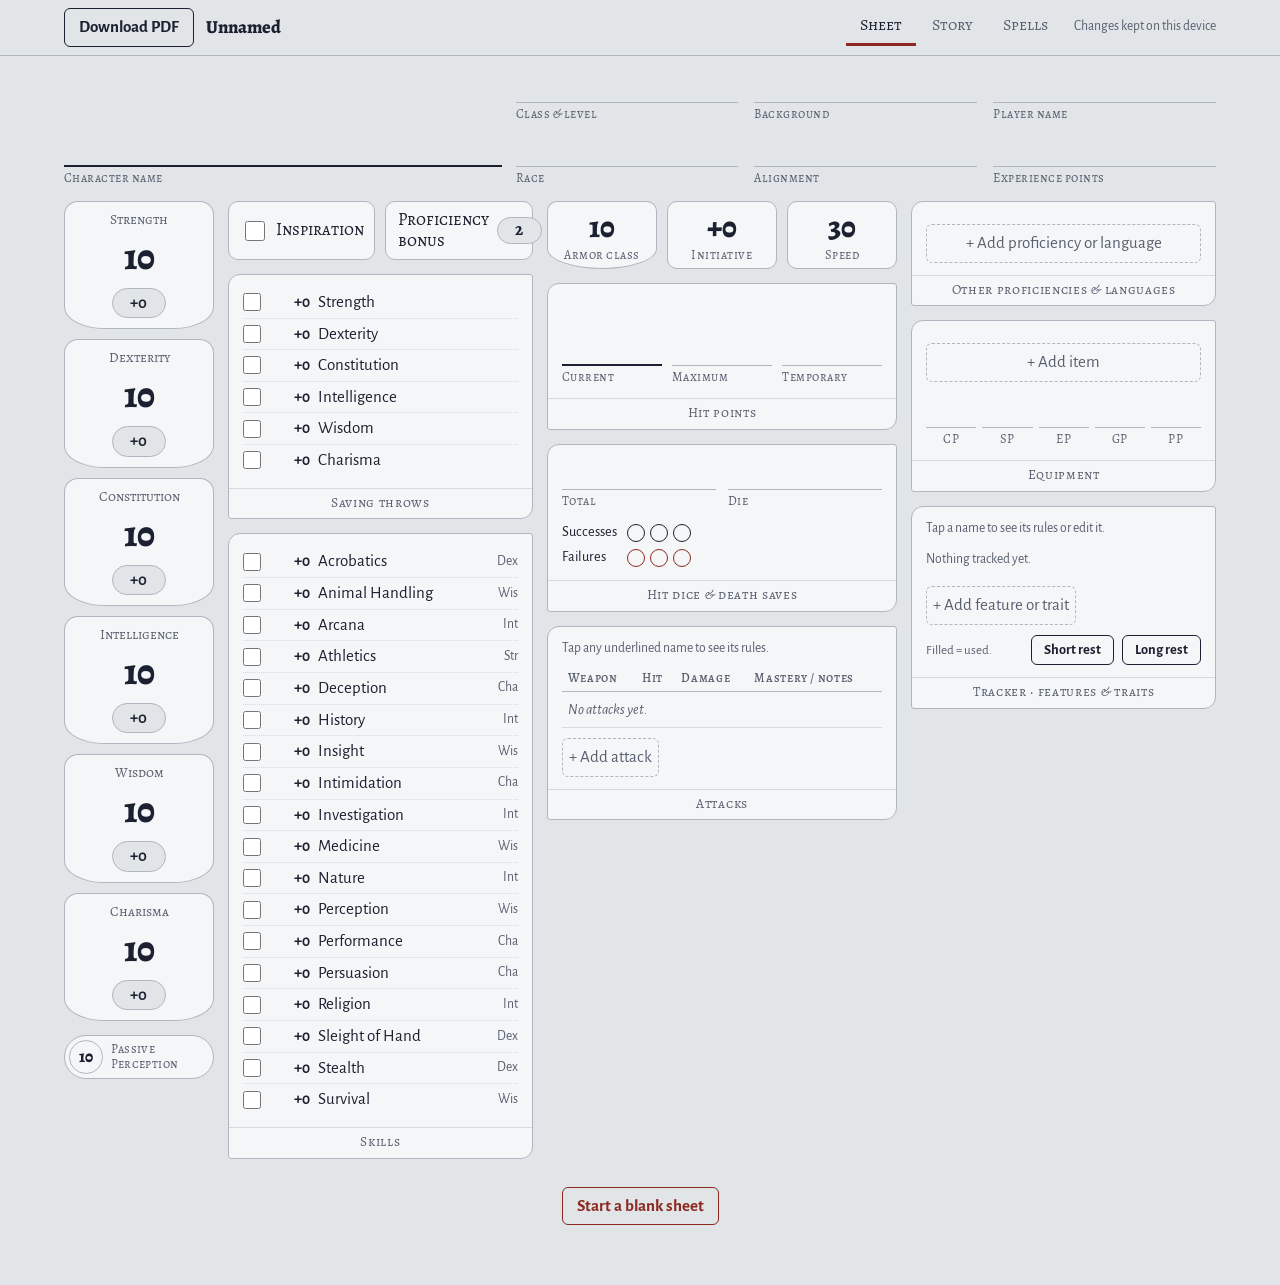
<file: Blank character sheet.html>
<!DOCTYPE html>
<html lang="en"><head><meta charset="utf-8"><meta name="viewport" content="width=device-width, initial-scale=1, viewport-fit=cover"><title>Blank character sheet</title><link rel="preconnect" href="https://fonts.googleapis.com"><link rel="preconnect" href="https://fonts.gstatic.com" crossorigin><link rel="stylesheet" href="https://fonts.googleapis.com/css2?family=Alegreya:wght@500;700;800&family=Alegreya+SC:wght@500;700&family=Alegreya+Sans:ital,wght@0,400;0,500;0,700;1,400&display=swap"><style id="css">
:root{--paper:#E2E5E8;--sheet:#F5F6F8;--ink:#1B2130;--muted:#586070;--line:#B0B6C0;--soft:#D5DAE0;--accent:#8C2A22;--accent-ink:#FFF6F3;--bronze:#7E6128;color-scheme:light}
@media (prefers-color-scheme:dark){:root:not([data-theme="light"]){--paper:#121519;--sheet:#1A1E25;--ink:#E3E6EB;--muted:#9AA2AF;--line:#3A414D;--soft:#262B34;--accent:#E3806F;--accent-ink:#1A0E0C;--bronze:#CFA960;color-scheme:dark}}
:root[data-theme="dark"]{--paper:#121519;--sheet:#1A1E25;--ink:#E3E6EB;--muted:#9AA2AF;--line:#3A414D;--soft:#262B34;--accent:#E3806F;--accent-ink:#1A0E0C;--bronze:#CFA960;color-scheme:dark}
:root{box-sizing:border-box;padding-top:env(safe-area-inset-top,0px);padding-bottom:env(safe-area-inset-bottom,0px)}
html{scroll-padding-top:calc(env(safe-area-inset-top,0px) + 70px)}
*,*::before,*::after{box-sizing:inherit}
body{margin:0;background:var(--paper);color:var(--ink);font:17px/1.45 "Alegreya Sans",system-ui,-apple-system,"Segoe UI",sans-serif}
body.locked{overflow:hidden}
button,input,textarea,select{font:inherit;color:inherit}
button{cursor:pointer}
:focus-visible{outline:2px solid var(--accent);outline-offset:2px}
.sc{font-family:"Alegreya SC",Georgia,serif;letter-spacing:.03em}
.serif{font-family:"Alegreya",Georgia,serif}

/* top bar */
.bar{position:sticky;top:env(safe-area-inset-top,0px);z-index:20;background:var(--paper);border-bottom:1px solid var(--line)}
.bar-in{max-width:1180px;margin:0 auto;padding:8px 14px;display:flex;align-items:center;gap:12px;flex-wrap:wrap}
.bar-name{font-family:"Alegreya",Georgia,serif;font-weight:800;font-size:1.15rem;flex:1 1 auto;min-width:0;white-space:nowrap;overflow:hidden;text-overflow:ellipsis}
.tabs{display:flex;gap:2px;order:3;width:100%}
.tab{flex:1;background:none;border:0;border-bottom:3px solid transparent;padding:6px 4px;font-family:"Alegreya SC",Georgia,serif;font-size:1rem;color:var(--muted)}
.tab[aria-selected="true"]{color:var(--ink);border-bottom-color:var(--accent)}
.savewrap{display:flex;align-items:center;gap:10px}
.status{font-size:.85rem;color:var(--muted)}
.status.dirty{color:var(--accent)}
.btn{border:1px solid var(--ink);background:var(--ink);color:var(--paper);border-radius:6px;padding:6px 14px;font-weight:700}
.btn:disabled{opacity:.5;cursor:default}
.btn.ghost{background:transparent;color:var(--ink)}
.btn.danger{background:transparent;color:var(--accent);border-color:var(--accent)}
.btn.accent{background:var(--accent);border-color:var(--accent);color:var(--accent-ink)}
@media(min-width:760px){.tabs{order:0;width:auto}.tab{flex:none;padding:6px 14px}}

main{max-width:1180px;margin:0 auto;padding:14px 14px 60px}
.page[hidden]{display:none}

/* boxes */
.box{background:var(--sheet);border:1px solid var(--line);border-radius:12px 3px 12px 3px;display:flex;flex-direction:column;min-width:0}
.box>.body{padding:12px 14px;flex:1}
.lab{font-family:"Alegreya SC",Georgia,serif;font-size:.85rem;letter-spacing:.05em;color:var(--muted);text-align:center;border-top:1px solid var(--soft);padding:4px 8px 6px}

/* fields */
.fld{display:flex;flex-direction:column;min-width:0}
.fld input,.fld textarea,.fld select,.plain{background:transparent;border:0;border-bottom:1px solid var(--line);padding:4px 2px;width:100%;border-radius:0}
.fld textarea,textarea.plain{border:1px solid var(--soft);border-radius:6px;padding:8px;resize:vertical;line-height:1.45}
.fl{font-size:.78rem;color:var(--muted);font-family:"Alegreya SC",Georgia,serif;letter-spacing:.04em;padding-top:2px}
input[type=number]{-moz-appearance:textfield}
input::-webkit-outer-spin-button,input::-webkit-inner-spin-button{-webkit-appearance:none;margin:0}

/* header */
.head{display:grid;gap:14px;grid-template-columns:1fr;margin-bottom:14px}
.cname input{font-family:"Alegreya",Georgia,serif;font-weight:800;font-size:2.4rem;line-height:1.1;border-bottom:2px solid var(--ink);padding:0 2px 4px}
.meta{display:grid;grid-template-columns:repeat(2,minmax(0,1fr));gap:10px 16px}
@media(min-width:760px){.head{grid-template-columns:minmax(0,1fr) minmax(0,1.6fr);align-items:end}.meta{grid-template-columns:repeat(3,minmax(0,1fr))}}

/* sheet grid */
.grid{display:grid;gap:14px;grid-template-columns:1fr}
.col{display:flex;flex-direction:column;gap:14px;min-width:0}
@media(min-width:760px){.grid{grid-template-columns:150px minmax(0,1fr)}.grid>.span2{grid-column:1/-1}}
@media(min-width:1060px){.grid{grid-template-columns:150px minmax(0,1fr) minmax(0,1.15fr) minmax(0,1fr)}.grid>.span2{grid-column:auto}}

/* abilities */
.abils{display:grid;grid-template-columns:repeat(3,minmax(0,1fr));gap:10px}
@media(min-width:760px){.abils{grid-template-columns:1fr}}
.abil{background:var(--sheet);border:1px solid var(--line);border-radius:14px 14px 40px 40px/14px 14px 22px 22px;text-align:center;padding:8px 6px 10px;display:flex;flex-direction:column;align-items:center}
.abil .an{font-family:"Alegreya SC",Georgia,serif;font-size:.85rem;color:var(--muted)}
.abil input{width:100%;text-align:center;border:0;background:transparent;font-family:"Alegreya",Georgia,serif;font-weight:800;font-size:2.3rem;line-height:1;margin:2px 0 6px;padding:0}
.abil .am{min-width:3.2em;text-align:center;border:1px solid var(--line);border-radius:999px;background:var(--paper);padding:2px 0;font-weight:700}

/* small stat tiles */
.tiles{display:grid;grid-template-columns:repeat(3,minmax(0,1fr));gap:10px}
.tile{background:var(--sheet);border:1px solid var(--line);border-radius:10px;text-align:center;padding:8px 4px 4px;display:flex;flex-direction:column;justify-content:space-between}
.tile .big{font-family:"Alegreya",Georgia,serif;font-weight:800;font-size:1.9rem;line-height:1.1}
.tile input{text-align:center;border:0;background:transparent;width:100%;font-family:"Alegreya",Georgia,serif;font-weight:800;font-size:1.9rem;line-height:1.1;padding:0}
.tile .fl{text-align:center}
.shield{border-radius:10px 10px 50% 50%/10px 10px 30% 30%}

.row2{display:flex;flex-wrap:wrap;gap:10px;align-items:stretch}
.row2 .insp{flex:1 1 130px;min-width:0}
.row2 .insp label{line-height:1.2}
.insp{display:flex;align-items:center;gap:10px;background:var(--sheet);border:1px solid var(--line);border-radius:10px;padding:8px 12px}
.insp label{display:flex;align-items:center;gap:8px;font-family:"Alegreya SC",Georgia,serif}
.insp input[type=checkbox]{width:20px;height:20px;accent-color:var(--accent)}
.profin{flex:none;width:2.6em;text-align:center;border:1px solid var(--line);border-radius:999px;background:var(--paper);font-weight:700;padding:2px 0}

/* checks */
.checks{list-style:none;margin:0;padding:0}
.checks li{display:flex;align-items:center;gap:8px;padding:3px 0;border-bottom:1px dotted var(--soft)}
.checks li:last-child{border-bottom:0}
.checks input{width:18px;height:18px;accent-color:var(--ink);margin:0;flex:none}
.checks .v{width:2.4em;text-align:right;font-weight:700;font-variant-numeric:tabular-nums;flex:none}
.checks .ab{color:var(--muted);font-size:.85rem;margin-left:auto}
.checks label{display:flex;align-items:center;gap:8px;flex:1;cursor:pointer}
.passive{display:flex;align-items:center;gap:8px;background:var(--sheet);border:1px solid var(--line);border-radius:999px;padding:4px 10px 4px 4px}
.passive .big{font-family:"Alegreya",Georgia,serif;font-weight:800;font-size:1.05rem;width:2em;height:2em;flex:none;border:1px solid var(--line);border-radius:50%;display:grid;place-items:center}
.passive .sc{font-size:.78rem;line-height:1.2;color:var(--muted)}

/* hp */
.hp{display:grid;grid-template-columns:repeat(3,minmax(0,1fr));gap:10px;align-items:end}
.hp .cur input{font-family:"Alegreya",Georgia,serif;font-weight:800;font-size:2.6rem;text-align:center;border-bottom:2px solid var(--ink)}
.hp .fld input{text-align:center}
.ds{display:grid;grid-template-columns:auto 1fr;gap:4px 10px;align-items:center;font-size:.9rem}

/* pips */
.pips{display:inline-flex;gap:5px;flex-wrap:wrap;vertical-align:middle}.ds .pips{flex-wrap:nowrap}
.pip{width:18px;height:18px;border-radius:50%;border:1.5px solid var(--ink);background:transparent;padding:0}
.pip.on{background:var(--ink)}
.pips.red .pip{border-color:var(--accent)}.pips.red .pip.on{background:var(--accent)}

/* entries */
.list{display:flex;flex-direction:column}
.erow{display:flex;align-items:center;gap:8px 12px;flex-wrap:wrap;padding:7px 0;border-bottom:1px solid var(--soft)}
.ename{background:none;border:0;padding:0;text-align:left;font-weight:700;text-decoration:underline;text-decoration-style:dotted;text-decoration-color:var(--accent);text-decoration-thickness:2px;text-underline-offset:4px}
.ename:hover{color:var(--accent)}
.ename.norule{text-decoration-color:var(--line);font-weight:500}
.erow .atk{font-variant-numeric:tabular-nums;font-weight:700;margin-left:auto}
.erow .dmg{color:var(--muted);min-width:7.5em;text-align:right}
.erow .note{color:var(--muted);font-size:.88rem;font-style:italic}
.erow .pips{margin-left:auto}
.erow.spell input[type=checkbox]{width:17px;height:17px;accent-color:var(--accent);margin:0}
.add{background:none;border:1px dashed var(--line);border-radius:6px;color:var(--muted);padding:6px;margin-top:10px}
.add:hover{color:var(--ink);border-color:var(--ink)}
.hint{font-size:.85rem;color:var(--muted);margin:0 0 6px}

/* attacks table */
.scroll{overflow-x:auto}
.atable{width:100%;border-collapse:collapse;font-size:.92rem}
.atable th{text-align:left;font-family:"Alegreya SC",Georgia,serif;font-size:.78rem;letter-spacing:.05em;color:var(--muted);font-weight:500;padding:4px 6px;border-bottom:1px solid var(--line)}
.atable td{padding:7px 6px;border-bottom:1px solid var(--soft);vertical-align:top}
.atable td.n{font-variant-numeric:tabular-nums;white-space:nowrap;font-weight:700}
.atable td.d{white-space:nowrap}
.atable .empty td{color:var(--muted);font-style:italic}
.rl{background:none;border:0;padding:0;font:inherit;color:inherit;text-align:left;text-decoration:underline dotted var(--accent);text-decoration-thickness:2px;text-underline-offset:3px}
.rl:hover{color:var(--accent)}
/* tracker */
.trk{display:flex;flex-direction:column}
.tr{display:flex;flex-wrap:wrap;align-items:center;gap:6px 12px;justify-content:space-between;padding:8px 0;border-bottom:1px solid var(--soft)}
.tr .tn{display:flex;flex-direction:column;min-width:0}
.tr .rl{font-weight:700}
.tr .sub{font-size:.82rem;color:var(--muted)}
.tr .pip{width:22px;height:22px}
.pool{display:flex;align-items:center;gap:6px;color:var(--muted)}
.pool input{width:4em;text-align:center;border:1px solid var(--line);border-radius:999px;background:var(--paper);padding:2px 0;color:var(--ink);font-weight:700}
.rests{display:flex;flex-wrap:wrap;align-items:center;gap:8px;justify-content:space-between;margin-top:10px}
.rests .sub{font-size:.82rem;color:var(--muted)}
.rests .btn{padding:4px 12px;font-size:.9rem}
.opts{display:flex;flex-wrap:wrap;gap:6px 16px;padding:4px 0}
.opts label{display:flex;align-items:center;gap:6px}
.opts input{width:17px;height:17px;accent-color:var(--accent);margin:0}

.coins{display:grid;grid-template-columns:repeat(5,minmax(0,1fr));gap:6px;margin-top:12px}
.coins .fld input{text-align:center}
.coins .fl{text-align:center}

/* story */
.story{display:grid;gap:14px;grid-template-columns:1fr}
@media(min-width:760px){.story{grid-template-columns:minmax(0,1fr) minmax(0,1.6fr)}}
.phys{display:grid;grid-template-columns:repeat(3,minmax(0,1fr));gap:10px 16px}

/* spells */
.spellhead{display:grid;grid-template-columns:repeat(2,minmax(0,1fr));gap:12px;margin-bottom:14px}
@media(min-width:760px){.spellhead{grid-template-columns:2fr 1.3fr 1fr 1fr}}
.spellgrid{display:grid;gap:14px;grid-template-columns:1fr}
@media(min-width:760px){.spellgrid{grid-template-columns:repeat(2,minmax(0,1fr))}}
@media(min-width:1060px){.spellgrid{grid-template-columns:repeat(3,minmax(0,1fr))}}
.lvl summary{list-style:none;cursor:pointer;display:flex;align-items:center;gap:10px;padding:10px 14px}
.lvl summary::-webkit-details-marker{display:none}
.lvl .ln{font-family:"Alegreya",Georgia,serif;font-weight:800;font-size:1.6rem;width:1.6em;height:1.6em;display:grid;place-items:center;border:1.5px solid var(--ink);border-radius:50%;flex:none;line-height:1}
.lvl .lt{font-family:"Alegreya SC",Georgia,serif;flex:1}
.lvl .cnt{color:var(--muted);font-size:.85rem}
.lvl .body{padding-top:0}
.slots{display:flex;align-items:center;gap:10px;flex-wrap:wrap;padding:6px 0 4px;font-size:.9rem;color:var(--muted)}
.slots input{width:3em;text-align:center;border:1px solid var(--line);border-radius:999px;background:var(--paper);padding:1px 0;color:var(--ink);font-weight:700}

.foot{margin-top:28px;display:flex;justify-content:center}

/* modal */
.ov{position:fixed;inset:0;background:rgba(10,12,16,.5);z-index:50;display:flex;align-items:flex-end;justify-content:center}
.modal{background:var(--sheet);color:var(--ink);width:100%;max-width:620px;max-height:88vh;overflow:auto;border-radius:16px 16px 0 0;padding:18px 18px calc(18px + env(safe-area-inset-bottom,0px));box-shadow:0 -8px 40px rgba(0,0,0,.25);animation:up .18s ease-out}
@media(min-width:700px){.ov{align-items:center;padding:20px}.modal{border-radius:14px 4px 14px 4px;max-height:84vh;animation:none}}
@keyframes up{from{transform:translateY(30px);opacity:.4}to{transform:none;opacity:1}}
@media(prefers-reduced-motion:reduce){.modal{animation:none}}
.mhead{display:flex;align-items:flex-start;gap:10px}
.mhead h2{font-family:"Alegreya",Georgia,serif;font-weight:800;font-size:1.75rem;line-height:1.15;margin:0;flex:1}
.x{background:none;border:1px solid var(--line);border-radius:50%;width:34px;height:34px;font-size:1.2rem;line-height:1;flex:none}
.tag{color:var(--bronze);font-family:"Alegreya SC",Georgia,serif;margin:4px 0 0}
.mmeta{display:flex;flex-wrap:wrap;gap:8px;margin:12px 0 0}
.chip{border:1px solid var(--line);border-radius:999px;padding:2px 10px;font-size:.9rem}
.chip b{font-variant-numeric:tabular-nums}
.rules{font-family:"Alegreya",Georgia,serif;font-size:1.05rem;line-height:1.6;margin-top:14px;border-top:1px solid var(--soft);padding-top:6px;max-width:62ch}
.rules p{margin:10px 0}
.empty{color:var(--muted);font-style:italic}
.mact{display:flex;gap:10px;flex-wrap:wrap;margin-top:18px;align-items:center}
.mact .sp{flex:1}
.form{display:grid;gap:12px;margin-top:12px}
.form .two{display:grid;grid-template-columns:1fr 1fr;gap:12px}
.modal .form textarea{min-height:220px}
.msg{font-size:.88rem;color:var(--accent);min-height:1.2em}

/* print / PDF */
@page{margin:12mm}
@media print{
 :root,:root[data-theme="dark"],:root:not([data-theme="light"]){--paper:#fff;--sheet:#fff;--ink:#1B2130;--muted:#586070;--line:#B0B6C0;--soft:#D5DAE0;--accent:#8C2A22;--accent-ink:#FFF6F3;--bronze:#7E6128;color-scheme:light}
 body{background:#fff;font-size:13px}
 .bar,.foot,.add,.rests,.hint,.ov{display:none!important}
 main{max-width:none;padding:0}
 .page[hidden]{display:block!important}
 .page+.page{break-before:page}
 .box,.abil,.tile,.tr,.atable tr{break-inside:avoid}
 .scroll{overflow:visible}
 *{-webkit-print-color-adjust:exact;print-color-adjust:exact}
}
</style></head><body><div id="root"></div><script type="application/json" id="state">{"savedAt":0,"f":{"name":"","classLevel":"","background":"","player":"","race":"","alignment":"","xp":"","str":"10","dex":"10","con":"10","int":"10","wis":"10","cha":"10","prof":"2","insp":false,"ac":"10","speed":"30","hpMax":"","hpCur":"","hpTemp":"","hdType":"","hdTotal":"","dsS":0,"dsF":0,"saves":{},"skills":{},"traits":"","ideals":"","bonds":"","flaws":"","coins":{"cp":"","sp":"","ep":"","gp":"","pp":""},"age":"","height":"","weight":"","eyes":"","skin":"","hair":"","appearance":"","backstory":"","allies":"","orgName":"","symbol":"","addFeatures":"","treasure":""},"attacks":[],"features":[],"prof":[],"equip":[],"sp":{"cls":"","ability":"","levels":[{"slots":"","used":0,"list":[]},{"slots":"","used":0,"list":[]},{"slots":"","used":0,"list":[]},{"slots":"","used":0,"list":[]},{"slots":"","used":0,"list":[]},{"slots":"","used":0,"list":[]},{"slots":"","used":0,"list":[]},{"slots":"","used":0,"list":[]},{"slots":"","used":0,"list":[]},{"slots":"","used":0,"list":[]}]},"lib":{"greatweaponfighting":{"name":"Great Weapon Fighting","tag":"Fighting style","aka":["gwf"],"text":"Applies to damage rolls for attacks with a melee weapon you hold in two hands; the weapon must be two-handed or versatile.\n\n2014 rules: when a damage die shows a 1 or 2, reroll it and keep the new result, even if it's another 1 or 2.\n2024 rules: treat any 1 or 2 on a damage die as a 3."},"lucky":{"name":"Lucky","tag":"Feat","text":"2014 rules: you have 3 luck points, regained on a long rest. When you make an attack roll, ability check or saving throw, spend a point to roll an extra d20 and pick which die counts. You can also spend one when you're attacked, rolling a d20 and choosing whether the attacker uses that roll or theirs.\n\n2024 rules: your luck points equal your proficiency bonus, regained on a long rest. Spend one to gain advantage on a d20 test, or to give an attacker disadvantage on an attack roll against you."},"savageattacker":{"name":"Savage Attacker","tag":"Feat","text":"Once per turn, when you hit with a weapon, roll the weapon's damage dice twice and use whichever total you like.\n\n2014 wording: applies to melee weapon attacks; you reroll the damage dice and can use either roll."},"greatsword":{"name":"Greatsword","tag":"Martial melee weapon","aka":["greatswor"],"text":"Damage 2d6 slashing. Heavy, two-handed. 6 lb.\n\nAttack bonus: Strength modifier + proficiency bonus.\n\nWeapon mastery (2024): Graze. If your attack misses, the target still takes damage equal to the ability modifier you used for the attack, of the weapon's damage type. This damage can't be increased."},"javelin":{"name":"Javelin","tag":"Simple melee weapon","text":"Damage 1d6 piercing. Thrown (range 30/120 ft). 2 lb.\n\nUses Strength for attack and damage, even when thrown.\n\nWeapon mastery (2024): Slow. When you hit and deal damage, the target's speed drops by 10 feet until the start of your next turn. Hitting it again doesn't lower it further."},"spear":{"name":"Spear","tag":"Simple melee weapon","text":"Damage 1d6 piercing, or 1d8 when held in two hands (versatile). Thrown (range 20/60 ft). 3 lb.\n\nWeapon mastery (2024): Sap. A creature you hit has disadvantage on its next attack roll before the start of your next turn."},"flail":{"name":"Flail","tag":"Martial melee weapon","text":"Damage 1d8 bludgeoning. 2 lb.\n\nWeapon mastery (2024): Sap. A creature you hit has disadvantage on its next attack roll before the start of your next turn."},"dagger":{"name":"Dagger","tag":"Simple melee weapon","text":"Damage 1d4 piercing. Finesse, light, thrown (range 20/60 ft). 1 lb.\n\nWeapon mastery (2024): Nick. When you make the extra attack from the light property, you make it as part of the Attack action instead of with a bonus action (once per turn)."},"chainmail":{"name":"Chain mail","tag":"Heavy armor","aka":["chainmailarmor"],"text":"Armor Class 16 (Dexterity doesn't add). Needs Strength 13, or your speed drops by 10 feet. Disadvantage on Dexterity (Stealth) checks. 55 lb."},"healerskit":{"name":"Healer's kit","tag":"Adventuring gear","aka":["healerkit","healerskit"],"text":"Ten uses. As an action (2024: Utilize action), spend one use to stabilize a creature at 0 hit points without making a Wisdom (Medicine) check."},"dungeoneerspack":{"name":"Dungeoneer's pack","tag":"Equipment pack","aka":["dungoneersbackpack","dungeoneersbackpack","dungoneerspack"],"text":"Contains a backpack, a crowbar, a hammer, 10 pitons, 10 torches, a tinderbox, 10 days of rations and a waterskin, plus 50 feet of hempen rope strapped to the side."},"quiver":{"name":"Quiver","tag":"Adventuring gear","text":"Holds up to 20 arrows (or bolts in some editions), keeping them at hand for drawing."},"smithstools":{"name":"Smith's tools","tag":"Artisan's tools","aka":["smithtools"],"text":"Proficiency lets you add your proficiency bonus to checks for working, repairing or identifying metal items, such as mending armor, forcing open metal fittings or judging the quality of a blade."},"diceset":{"name":"Dice set","tag":"Gaming set","aka":["gamingset","gamingsetdice","dice"],"text":"Proficiency lets you add your proficiency bonus to checks to play games of dice, and to spot someone cheating at them."},"giant":{"name":"Giant","tag":"Language","aka":["giantlanguage"],"text":"Spoken by giants and ogres. Written with the Dwarvish script."},"common":{"name":"Common","tag":"Language","aka":["commonlanguage"],"text":"The widely spoken trade language of most lands. Written with the Common script."},"slow":{"name":"Slow","tag":"Weapon mastery (2024)","text":"When you hit a creature and deal damage, its speed is reduced by 10 feet until the start of your next turn. Multiple hits don't reduce it beyond 10 feet."},"sap":{"name":"Sap","tag":"Weapon mastery (2024)","text":"A creature you hit has disadvantage on its next attack roll before the start of your next turn."},"graze":{"name":"Graze","tag":"Weapon mastery (2024)","text":"If your attack misses, the target still takes damage equal to the ability modifier you used for the attack. The damage can't be increased."},"longsword":{"name":"Longsword","tag":"Martial melee weapon","text":"Damage 1d8 slashing, or 1d10 when held in two hands (versatile). 3 lb.\n\nWeapon mastery (2024): Sap. A creature you hit has disadvantage on its next attack roll before the start of your next turn."},"shield":{"name":"Shield","tag":"Shield","text":"While holding a shield, your Armor Class increases by 2. You can't use a two-handed weapon while holding it. 6 lb."},"darkvision":{"name":"Darkvision","tag":"Trait","text":"You can see in dim light within range as if it were bright light, and in darkness as if it were dim light. You see only shades of gray in darkness."},"frightened":{"name":"Frightened","tag":"Condition","text":"Disadvantage on ability checks and attack rolls while the source of fear is within line of sight.\n\nThe creature can't willingly move closer to the source of its fear."},"prone":{"name":"Prone","tag":"Condition","text":"The creature can only crawl, or spend half its speed to stand up.\n\nDisadvantage on its attack rolls. Attacks against it have advantage within 5 feet, and disadvantage from farther away."},"concentration":{"name":"Concentration","tag":"Spellcasting rule","text":"You can concentrate on only one spell at a time; casting another concentration spell ends the first.\n\nWhen you take damage, make a Constitution save to keep concentrating: DC 10 or half the damage taken, whichever is higher (max 30). Concentration also ends if you are incapacitated or die."}}}</script><script id="app">
(function(){
"use strict";
const HEAD_LINKS='<link rel="preconnect" href="https://fonts.googleapis.com"><link rel="preconnect" href="https://fonts.gstatic.com" crossorigin><link rel="stylesheet" href="https://fonts.googleapis.com/css2?family=Alegreya:wght@500;700;800&family=Alegreya+SC:wght@500;700&family=Alegreya+Sans:ital,wght@0,400;0,500;0,700;1,400&display=swap">';
const KEY='charsheet-blank-draft-v1';
let S=JSON.parse(document.getElementById('state').textContent);
const BASE=S.savedAt||0;
let dirty=false,saving=false,RO=false,ART=null,SAMPLE=null,saveMsg='';
try{const d=JSON.parse(localStorage.getItem(KEY)||'null');if(d&&d.base===BASE&&d.state){S=d.state;dirty=true}}catch(e){}

const ABIL=[['str','Strength'],['dex','Dexterity'],['con','Constitution'],['int','Intelligence'],['wis','Wisdom'],['cha','Charisma']];
const SHORT={str:'Str',dex:'Dex',con:'Con',int:'Int',wis:'Wis',cha:'Cha'};
const SKILLS=[['acrobatics','Acrobatics','dex'],['animal','Animal Handling','wis'],['arcana','Arcana','int'],['athletics','Athletics','str'],['deception','Deception','cha'],['history','History','int'],['insight','Insight','wis'],['intimidation','Intimidation','cha'],['investigation','Investigation','int'],['medicine','Medicine','wis'],['nature','Nature','int'],['perception','Perception','wis'],['performance','Performance','cha'],['persuasion','Persuasion','cha'],['religion','Religion','int'],['sleight','Sleight of Hand','dex'],['stealth','Stealth','dex'],['survival','Survival','wis']];
const KINDS={attacks:{add:'Add attack'},features:{add:'Add feature or trait'},prof:{add:'Add proficiency or language'},equip:{add:'Add item'},spell:{add:'Add spell'}};

/* helpers */
function h(tag,a,...kids){const e=document.createElement(tag);if(a)for(const k in a){const v=a[k];if(v==null||v===false)continue;if(k==='class')e.className=v;else if(k.slice(0,2)==='on')e.addEventListener(k.slice(2),v);else e.setAttribute(k,v===true?'':v)}for(const c of kids.flat()){if(c==null||c===false)continue;e.append(c.nodeType?c:document.createTextNode(String(c)))}return e}
const n=v=>{const x=parseInt(v,10);return isNaN(x)?0:x};
const sg=x=>(x>=0?'+':'')+x;
function gp(p){return p.split('.').reduce((o,k)=>o==null?undefined:o[k],S)}
function sp(p,v){const ks=p.split('.');let o=S;for(let i=0;i<ks.length-1;i++){if(o[ks[i]]==null)o[ks[i]]={};o=o[ks[i]]}o[ks[ks.length-1]]=v;changed()}
const M=a=>Math.floor((n(S.f[a])-10)/2);
const P=()=>n(S.f.prof);
const saveV=a=>M(a)+(S.f.saves&&S.f.saves[a]?P():0);
const skillV=(k,a)=>M(a)+(S.f.skills&&S.f.skills[k]?P():0);
const runeDC=()=>8+P()+M('con');

const D={};let dk=0;
function dv(fn,cls){const k='d'+(dk++);D[k]=fn;return h('span',{'data-d':k,class:cls||null},fn())}
function derive(){document.querySelectorAll('[data-d]').forEach(e=>{const f=D[e.dataset.d];if(f){const v=String(f());if(e.textContent!==v)e.textContent=v}})}

function inp(path,o){o=o||{};const e=o.area?h('textarea',{rows:o.rows||3,placeholder:o.ph||null,'aria-label':o.label||null}):h('input',{type:'text',inputmode:o.num?'numeric':null,placeholder:o.ph||null,'aria-label':o.label||null,class:o.cls||null});const v=gp(path);e.value=v==null?'':v;e.addEventListener('input',()=>{sp(path,e.value);derive();if(o.after)o.after()});return e}
function fld(path,label,o){o=o||{};return h('label',{class:'fld '+(o.wrap||'')},inp(path,Object.assign({},o,{label})),h('span',{class:'fl'},label))}
function box(label,body,cls){return h('section',{class:'box '+(cls||'')},h('div',{class:'body'},body),h('div',{class:'lab'},label))}

function pips(getMax,path,label,cls){const w=h('span',{class:'pips '+(cls||''),role:'group','aria-label':label});function r(){w.textContent='';const max=getMax();let v=n(gp(path));if(v>max)v=max;for(let i=0;i<max;i++){const on=i<v;w.append(h('button',{type:'button',class:'pip'+(on?' on':''),'aria-label':label+' '+(i+1),'aria-pressed':String(on),onclick:()=>{sp(path,v>i?i:i+1);r()}}))}}r();w.rerender=r;return w}

function norm(s){return String(s||'').toLowerCase().replace(/\(.*?\)/g,'').replace(/[x×]\s*\d+|\d+\s*[x×]/g,'').replace(/[^a-z0-9æøåäöüéè]/g,'')}
function ruleKey(name){const k=norm(name);if(!k)return null;const L=S.lib;if(L[k])return k;if(k.endsWith('s')&&L[k.slice(0,-1)])return k.slice(0,-1);for(const key in L){const aka=L[key].aka||[];if(aka.includes(k)||(k.endsWith('s')&&aka.includes(k.slice(0,-1))))return key}return null}
const rule=name=>{const k=ruleKey(name);return k?S.lib[k]:(BUILTIN[norm(name)]||null)};

/* attack masteries and options: [name, short summary for the table, full rules] */
const MASTERY=[
 ['Cleave','hit a second creature within 5 ft (once per turn)','If you hit a creature with a melee attack roll using this weapon, you can make a melee attack roll with the weapon against a second creature within 5 feet of the first that is also within your reach. On a hit, the second creature takes the weapon\'s damage, but don\'t add your ability modifier unless it\'s negative.\n\nYou can make this extra attack only once per turn.'],
 ['Graze','on a miss, still deal damage equal to your ability modifier','If your attack roll with this weapon misses a creature, you can deal damage to that creature equal to the ability modifier you used to make the attack roll. This damage is the same type dealt by the weapon, and it can be increased only by increasing the ability modifier.'],
 ['Nick','the Light extra attack is part of the Attack action','When you make the extra attack of the Light property, you can make it as part of the Attack action instead of as a bonus action. You can make this extra attack only once per turn.'],
 ['Push','push a Large or smaller target 10 ft away','If you hit a creature with this weapon, you can push the creature up to 10 feet straight away from yourself if it is Large or smaller.'],
 ['Sap','target has disadvantage on its next attack roll','If you hit a creature with this weapon, that creature has Disadvantage on its next attack roll before the start of your next turn.'],
 ['Slow','target loses 10 ft of speed','If you hit a creature with this weapon and deal damage to it, you can reduce its speed by 10 feet until the start of your next turn. Hitting it more than once doesn\'t reduce its speed by more than 10 feet.'],
 ['Topple','Con save or the target falls prone','If you hit a creature with this weapon, you can force the creature to make a Constitution saving throw (DC 8 + the ability modifier used for the attack + your proficiency bonus). On a failed save, the creature has the Prone condition.'],
 ['Vex','advantage on your next attack against the target','If you hit a creature with this weapon and deal damage to it, you have Advantage on your next attack roll against that creature before the end of your next turn.']];
const ATK_OPTS=[
 ['Great Weapon Fighting','Fighting style','damage dice of 1–2 count as 3','When you roll damage for an attack you make with a melee weapon that you are holding with two hands, you can treat any 1 or 2 on a damage die as a 3. The weapon must have the Two-Handed or Versatile property.'],
 ['Dueling','Fighting style','+2 damage when wielding it one-handed with no other weapon','When you\'re holding a melee weapon in one hand and no other weapons, you gain a +2 bonus to damage rolls with that weapon.'],
 ['Archery','Fighting style','+2 to hit with ranged weapons','You gain a +2 bonus to attack rolls you make with ranged weapons.'],
 ['Two-Weapon Fighting','Fighting style','add your ability modifier to the extra Light attack','When you make an extra attack as a result of using a weapon that has the Light property, you can add your ability modifier to the damage of that attack if you aren\'t already adding it.'],
 ['Thrown Weapon Fighting','Fighting style','+2 damage with thrown weapon attacks','When you hit with a ranged attack roll using a weapon that has the Thrown property, you gain a +2 bonus to the damage roll.'],
 ['Savage Attacker','Feat','once per turn, roll damage dice twice and use either','You\'ve trained to deal particularly damaging strikes. Once per turn when you hit a target with a weapon, you can roll the weapon\'s damage dice twice and use either roll against the target.'],
 ['Great Weapon Master','Feat','+proficiency bonus damage with Heavy weapons; bonus attack after a crit or kill','Heavy Weapon Mastery: when you hit a creature with a weapon that has the Heavy property as part of the Attack action, you can cause the weapon to deal extra damage equal to your proficiency bonus.\n\nHew: immediately after you score a critical hit with a melee weapon or reduce a creature to 0 hit points with one, you can make one attack with the same weapon as a bonus action.'],
 ['Sharpshooter','Feat','ignore half and three-quarters cover; no disadvantage at long range or in melee','Bypass Cover: your ranged attacks with weapons ignore half cover and three-quarters cover.\n\nFiring in Melee: being within 5 feet of an enemy doesn\'t impose Disadvantage on your attack rolls with ranged weapons.\n\nLong Shots: attacking at long range doesn\'t impose Disadvantage on your attack rolls with ranged weapons.'],
 ['Polearm Master','Feat','bonus-action 1d4 butt-end attack; strike creatures entering your reach','Pole Strike: immediately after you take the Attack action with a Quarterstaff, a Spear, or a weapon with the Heavy and Reach properties, you can use a bonus action to make a melee attack with the opposite end of the weapon. It deals 1d4 bludgeoning damage.\n\nReactive Strike: while holding such a weapon, you can take a reaction to make one melee attack against a creature that enters the reach you have with that weapon.']];
const BUILTIN={},SUMMARY={};
MASTERY.forEach(([nm,s,t])=>{BUILTIN[norm(nm)]={name:nm,tag:'Weapon mastery',text:t};SUMMARY[nm]=s});
ATK_OPTS.forEach(([nm,tg,s,t])=>{BUILTIN[norm(nm)]={name:nm,tag:tg,text:t};SUMMARY[nm]=s});
function paras(t){return String(t).split(/\n\s*\n/).map(p=>{const e=h('p');p.split('\n').forEach((l,i)=>{if(i)e.append(h('br'));e.append(l)});return e})}
const kindOf=key=>key.indexOf('sp.')===0?'spell':key;

/* save state */
let draftT=null;
function changed(){dirty=true;updateSaveUI();clearTimeout(draftT);draftT=setTimeout(()=>{try{localStorage.setItem(KEY,JSON.stringify({base:BASE,state:S}))}catch(e){}},400)}
const esc=s=>String(s).replace(/[&<>"]/g,c=>({'&':'&amp;','<':'&lt;','>':'&gt;','"':'&quot;'}[c]));
function buildHTML(){const css=document.getElementById('css').textContent;const app=document.getElementById('app').textContent;const json=JSON.stringify(S).replace(/</g,'\\u003c');const end='</'+'script>';return '<!DOCTYPE html>\n<html lang="en"><head><meta charset="utf-8"><meta name="viewport" content="width=device-width, initial-scale=1, viewport-fit=cover"><title>'+esc((S.f.name||'Character')+' – character sheet')+'</title>'+HEAD_LINKS+'<style id="css">'+css+'</style></head><body><div id="root"></div><script type="application/json" id="state">'+json+end+'<script id="app">'+app+end+'</body></html>'}
async function save(){if(!ART||saving||RO)return;saving=true;saveMsg='';updateSaveUI();const prev=S.savedAt;S.savedAt=Date.now();try{await ART.publish(buildHTML());dirty=false;saving=false;updateSaveUI()}catch(e){S.savedAt=prev;saving=false;const c=e&&e.code;if(c==='not_writer'||c==='not_granted'){RO=true}else if(c==='conflict'){saveMsg='A newer version was saved elsewhere. Loading it now.'}else if(c==='rate_limited'){saveMsg='Saving too often. Wait a moment, then save again.'}else if(c==='too_large'){saveMsg='Sheet is too large to save. Shorten some rules text.'}else{saveMsg='Save didn’t go through. Try again.'}updateSaveUI()}}
let saveBtn,statusEl;
function updateSaveUI(){if(!saveBtn)return;if(RO){saveBtn.hidden=true;statusEl.textContent='View only. Edits stay on this device.';statusEl.className='status';return}if(!ART){saveBtn.hidden=true;statusEl.textContent='Changes kept on this device';statusEl.className='status';return}saveBtn.hidden=false;saveBtn.disabled=saving||!dirty;saveBtn.textContent=saving?'Saving…':'Save sheet';statusEl.textContent=saveMsg||(saving?'':dirty?'Unsaved changes':'Saved');statusEl.className='status'+(dirty||saveMsg?' dirty':'')}

/* entry lists */
function listBox(key){const wrap=h('div',{class:'list'});function r(){wrap.textContent='';const arr=gp(key)||[];arr.forEach((it,i)=>wrap.append(row(key,i,it,r)));wrap.append(h('button',{type:'button',class:'add',onclick:()=>openEntry(key,-1,r)},'+ '+KINDS[kindOf(key)].add))}r();return wrap}
function row(key,i,it,r){const k=kindOf(key);const parts=[];
 if(k==='spell'&&!key.startsWith('sp.levels.0.')){const cb=h('input',{type:'checkbox','aria-label':'Prepared: '+(it.name||'spell')});cb.checked=!!it.prepared;cb.addEventListener('change',()=>sp(key+'.'+i+'.prepared',cb.checked));parts.push(cb)}
 parts.push(h('button',{type:'button',class:'ename'+(rule(it.name)?'':' norule'),onclick:()=>openEntry(key,i,r)},it.name||'Untitled'));
 if(it.note)parts.push(h('span',{class:'note'},it.note));
 if(k==='attacks'){parts.push(h('span',{class:'atk'},it.bonus||''),h('span',{class:'dmg'},it.damage||''))}
 if(n(it.uses)>0)parts.push(pips(()=>n(it.uses),key+'.'+i+'.used','Uses spent: '+it.name));
 return h('div',{class:'erow '+k},parts)}

function attackBox(){const wrap=h('div');function r(){wrap.textContent='';const arr=S.attacks||[];
  const ruleBtn=nm=>h('button',{type:'button',class:'rl',onclick:()=>openRule(nm)},nm);
  const rows=arr.map((it,i)=>{const notes=[];
   if(it.mastery)notes.push(h('b',null,ruleBtn(it.mastery)),': '+(SUMMARY[it.mastery]||'')+'. ');
   (it.opts||[]).forEach(o=>notes.push(ruleBtn(o),': '+(SUMMARY[o]||'')+'. '));
   if(it.note)notes.push(it.note);
   return h('tr',null,h('td',null,h('button',{type:'button',class:'rl',onclick:()=>openEntry('attacks',i,r)},it.name||'Untitled')),h('td',{class:'n'},it.bonus||''),h('td',{class:'d'},it.damage||''),h('td',null,notes))});
  if(!rows.length)rows.push(h('tr',{class:'empty'},h('td',{colspan:'4'},'No attacks yet.')));
  wrap.append(h('div',{class:'scroll'},h('table',{class:'atable'},h('thead',null,h('tr',null,['Weapon','Hit','Damage','Mastery / notes'].map(t=>h('th',null,t)))),h('tbody',null,rows))),
   h('button',{type:'button',class:'add',onclick:()=>openEntry('attacks',-1,r)},'+ '+KINDS.attacks.add))}
 r();return wrap}

const RECOVER={long:'Long rest',short:'Short rest',short1:'1 per short rest, all on long rest',none:'Doesn’t recover'};
function trackerBox(){const wrap=h('div');function r(){wrap.textContent='';const arr=S.features||[];const list=h('div',{class:'trk'});
  arr.forEach((it,i)=>{const max=n(it.uses),path='features.'+i+'.used';
   const sub=[it.note,max>0?RECOVER[it.recover||'long']:null].filter(Boolean).join(' · ');
   const name=h('span',{class:'tn'},h('button',{type:'button',class:'rl',onclick:()=>openEntry('features',i,r)},it.name||'Untitled'),sub?h('span',{class:'sub'},sub):null);
   let right=null;
   if(max>0&&it.pool){const pi=h('input',{type:'text',inputmode:'numeric','aria-label':(it.name||'Pool')+' points left'});pi.value=String(max-Math.min(n(it.used),max));
    pi.addEventListener('input',()=>{const left=Math.max(0,Math.min(max,n(pi.value)));sp(path,max-left)});
    pi.addEventListener('blur',()=>{pi.value=String(max-Math.min(n(gp(path)),max))});
    right=h('span',{class:'pool'},pi,'/ '+max)}
   else if(max>0)right=pips(()=>max,path,(it.name||'Uses')+' used','red');
   list.append(h('div',{class:'tr'},name,right))});
  if(!arr.length)list.append(h('p',{class:'hint',style:'margin:6px 0'},'Nothing tracked yet.'));
  wrap.append(list,h('button',{type:'button',class:'add',onclick:()=>openEntry('features',-1,r)},'+ '+KINDS.features.add),
   h('div',{class:'rests'},h('span',{class:'sub'},'Filled = used.'),h('span',{style:'display:flex;gap:8px'},h('button',{type:'button',class:'btn ghost',onclick:()=>rest(false)},'Short rest'),h('button',{type:'button',class:'btn ghost',onclick:()=>rest(true)},'Long rest'))))}
 r();return wrap}
function rest(long){(S.features||[]).forEach(it=>{const rc=it.recover||'long';if(rc==='none')return;
  if(long||rc==='short')it.used=0;else if(rc==='short1')it.used=Math.max(0,n(it.used)-1)});
 if(long)S.sp.levels.forEach(L=>{L.used=0});
 changed();const y=window.scrollY;render();window.scrollTo(0,y)}

function openRule(name){const R=rule(name);if(!R)return;
 const m=h('div',{class:'modal',role:'dialog','aria-modal':'true','aria-labelledby':'mt'});
 const ov=h('div',{class:'ov',onclick:e=>{if(e.target===ov)close()}},m);
 const prevFocus=document.activeElement;
 function onKey(e){if(e.key==='Escape')close()}
 function close(){ov.remove();document.body.classList.remove('locked');document.removeEventListener('keydown',onKey);if(prevFocus&&prevFocus.focus)prevFocus.focus()}
 const x=h('button',{type:'button',class:'x',onclick:close,'aria-label':'Close'},'×');
 m.append(h('div',{class:'mhead'},h('h2',{id:'mt'},R.name||name),x));
 if(R.tag)m.append(h('p',{class:'tag'},R.tag));
 m.append(h('div',{class:'rules'},paras(R.text)),h('div',{class:'mact'},h('span',{class:'sp'}),h('button',{type:'button',class:'btn',onclick:close},'Done')));
 document.body.append(ov);document.body.classList.add('locked');document.addEventListener('keydown',onKey);x.focus()}

function openEntry(key,idx,rr){
 const k=kindOf(key);let i=idx;let it=i<0?{name:''}:Object.assign({},gp(key)[i]);
 let ctrl=null;
 const m=h('div',{class:'modal',role:'dialog','aria-modal':'true','aria-labelledby':'mt'});
 const ov=h('div',{class:'ov',onclick:e=>{if(e.target===ov)close()}},m);
 const prevFocus=document.activeElement;
 document.body.append(ov);document.body.classList.add('locked');
 function onKey(e){if(e.key==='Escape')close()}
 document.addEventListener('keydown',onKey);
 function close(){if(ctrl)ctrl.abort();ov.remove();document.body.classList.remove('locked');document.removeEventListener('keydown',onKey);if(prevFocus&&prevFocus.focus)prevFocus.focus()}
 function head(title){return h('div',{class:'mhead'},h('h2',{id:'mt'},title),h('button',{type:'button',class:'x',onclick:close,'aria-label':'Close'},'×'))}
 function view(){m.textContent='';const R=rule(it.name);
  m.append(head(it.name||'Untitled'));
  if(R&&R.tag)m.append(h('p',{class:'tag'},R.tag));
  const meta=[];
  if(k==='attacks'){if(it.bonus)meta.push(h('span',{class:'chip'},'Attack ',h('b',null,it.bonus)));if(it.damage)meta.push(h('span',{class:'chip'},'Damage ',h('b',null,it.damage)));if(it.mastery)meta.push(h('span',{class:'chip'},'Mastery ',h('b',null,it.mastery)));(it.opts||[]).forEach(o=>meta.push(h('span',{class:'chip'},o)))}
  if(n(it.uses)>0)meta.push(h('span',{class:'chip'},'Uses ',h('b',null,(n(it.uses)-Math.min(n(it.used),n(it.uses)))+' of '+n(it.uses)),' left'));
  if(R&&R.dc==='con')meta.push(h('span',{class:'chip'},'Your rune save DC ',h('b',null,String(runeDC()))));
  if(k==='spell'&&S.sp.ability){meta.push(h('span',{class:'chip'},'Spell save DC ',h('b',null,String(8+P()+M(S.sp.ability)))),h('span',{class:'chip'},'Spell attack ',h('b',null,sg(P()+M(S.sp.ability)))))}
  if(it.note)meta.push(h('span',{class:'chip'},it.note));
  if(meta.length)m.append(h('div',{class:'mmeta'},meta));
  m.append(h('div',{class:'rules'},R?paras(R.text):h('p',{class:'empty'},'No rules saved for this yet. Choose Edit to write them'+(SAMPLE?', or let Claude draft them.':'.'))));
  m.append(h('div',{class:'mact'},h('span',{class:'sp'}),h('button',{type:'button',class:'btn ghost',onclick:edit},R?'Edit':'Edit and add rules'),h('button',{type:'button',class:'btn',onclick:close},'Done')));
  m.querySelector('.x').focus()}
 function edit(){m.textContent='';const isNew=i<0;
  m.append(head(isNew?KINDS[k].add:'Edit '+(it.name||'entry')));
  const nm=h('input',{type:'text',value:it.name||'',placeholder:'Name'});
  const R0=rule(it.name);
  const ta=h('textarea',{class:'plain',placeholder:'Rules text: what it does, range, duration, damage, uses…'});ta.value=R0?R0.text:'';
  const tag=h('input',{type:'text',placeholder:'e.g. Feat, Fighter level 2, 1st-level evocation'});tag.value=R0&&R0.tag?R0.tag:'';
  const L=(t,el)=>h('label',{class:'fld'},el,h('span',{class:'fl'},t));
  const f=h('div',{class:'form'},L('Name',nm));
  let bonus,dmg,uses,note,mast,optBoxes,rec,pool;
  if(k==='attacks'){bonus=h('input',{type:'text',value:it.bonus||'',placeholder:'+7'});dmg=h('input',{type:'text',value:it.damage||'',placeholder:'2d6+5 slashing'});f.append(h('div',{class:'two'},L('Attack bonus',bonus),L('Damage / type',dmg)));
   mast=h('select',null,h('option',{value:''},'None'),MASTERY.map(([nm,s])=>h('option',{value:nm},nm+' – '+s)));mast.value=it.mastery||'';
   const cur=it.opts||[];optBoxes=ATK_OPTS.map(([nm])=>{const cb=h('input',{type:'checkbox',value:nm});cb.checked=cur.includes(nm);return cb});
   note=h('input',{type:'text',value:it.note||'',placeholder:'e.g. Thrown 30/120 ft'});
   f.append(L('Weapon mastery',mast),h('div',{class:'fld'},h('div',{class:'opts',role:'group','aria-label':'Fighting styles and feats'},optBoxes.map((cb,j)=>h('label',null,cb,ATK_OPTS[j][0]))),h('span',{class:'fl'},'Fighting styles & feats that apply')),L('Other notes',note))}
  if(k==='features'||k==='equip'||k==='spell'){note=h('input',{type:'text',value:it.note||'',placeholder:k==='features'?'e.g. Carved on: sword':''});uses=h('input',{type:'text',inputmode:'numeric',value:it.uses||'',placeholder:'0'});f.append(h('div',{class:'two'},L('Note',note),k==='features'?L('Uses (0 = no tracker)',uses):h('span')));
   if(k==='features'){rec=h('select',null,Object.keys(RECOVER).map(v=>h('option',{value:v},RECOVER[v])));rec.value=it.recover||'long';pool=h('input',{type:'checkbox'});pool.checked=!!it.pool;
    f.append(h('div',{class:'two'},L('Recovers on',rec),h('div',{class:'fld'},h('div',{class:'opts'},h('label',null,pool,'Points pool')),h('span',{class:'fl'},'Number box instead of dots'))))}}
  f.append(L('Source / type',tag),L('Rules',ta));
  const msg=h('div',{class:'msg',role:'status'});
  const act=h('div',{class:'mact'});
  if(SAMPLE){const db=h('button',{type:'button',class:'btn ghost'},'Draft rules with Claude');db.addEventListener('click',async()=>{const name=nm.value.trim();if(!name){msg.textContent='Add a name first.';nm.focus();return}if(ctrl)ctrl.abort();ctrl=new AbortController();db.disabled=true;msg.textContent='Claude is writing…';const kind={attacks:'weapon or attack',features:'class feature, feat or trait',prof:'proficiency or language',equip:'item or piece of equipment',spell:'spell'}[k];const ctx='The character is: '+[S.f.race,S.f.classLevel].filter(Boolean).join(' ')+'.';try{const res=await SAMPLE('Write a short rules summary of the Dungeons & Dragons 5th edition '+kind+' called "'+name+'" for a player\'s character sheet. '+ctx+' Write it in your own words as plain text: no markdown, no headings, 2–4 short paragraphs separated by blank lines, under 170 words. Include the key numbers (action type, range, duration, damage, saving throw, uses, recovery). If the 2014 and 2024 rules differ meaningfully, note both briefly. If you are unsure what it is, say so in one sentence.',{signal:ctrl.signal,modelTier:'quick',cache:false,onText:x=>{ta.value=x.text}});ta.value=String(res.text||'').trim();msg.textContent='Check it against your books, then save.'}catch(e){const c=e&&e.code;if(c==='cancelled')return;if(e&&e.text)ta.value=e.text;if(c==='not_granted'){db.remove();msg.textContent='Claude drafting isn’t allowed in this view. Write the rules yourself.'}else if(c==='rate_limited')msg.textContent='Too many requests right now. Try again in a minute.';else msg.textContent='Couldn’t draft the rules. Try again or write them yourself.'}finally{db.disabled=false}});act.append(db)}
  act.append(h('span',{class:'sp'}));
  if(!isNew){let armed=false;const del=h('button',{type:'button',class:'btn danger'},'Delete');del.addEventListener('click',()=>{if(!armed){armed=true;del.textContent='Tap again to delete';return}const arr=gp(key);arr.splice(i,1);changed();rr();close()});act.append(del)}
  act.append(h('button',{type:'button',class:'btn ghost',onclick:()=>{if(ctrl)ctrl.abort();isNew?close():view()}},'Cancel'));
  act.append(h('button',{type:'button',class:'btn accent',onclick:()=>{
   const name=nm.value.trim();if(!name){msg.textContent='Give it a name.';nm.focus();return}
   it.name=name;if(bonus){it.bonus=bonus.value.trim();it.damage=dmg.value.trim();it.mastery=mast.value||undefined;const o=optBoxes.filter(c=>c.checked).map(c=>c.value);it.opts=o.length?o:undefined}if(note)it.note=note.value.trim()||undefined;if(k==='features'){it.uses=uses.value.trim();it.used=Math.min(n(it.used),n(it.uses));it.recover=rec.value==='long'?undefined:rec.value;it.pool=pool.checked||undefined}
   const text=ta.value.trim();const rk=ruleKey(name);
   if(text){if(rk){S.lib[rk].text=text;S.lib[rk].tag=tag.value.trim()}else{S.lib[norm(name)]={name,tag:tag.value.trim(),text}}}
   else if(rk&&R0&&ruleKey(it.name)===rk&&ruleKey(name)===rk){delete S.lib[rk]}
   const arr=gp(key);if(i<0){arr.push(it);i=arr.length-1}else arr[i]=it;it=Object.assign({},arr[i]);
   changed();rr();view()}},'Save'));
  m.append(f,msg,act);nm.focus()}
 i<0?edit():view();
}

/* pages */
function sheetPage(){
 const head=h('div',{class:'head'},
  h('label',{class:'fld cname'},inp('f.name',{label:'Character name',after:()=>{}}),h('span',{class:'fl'},'Character name')),
  h('div',{class:'meta'},fld('f.classLevel','Class & level'),fld('f.background','Background'),fld('f.player','Player name'),fld('f.race','Race'),fld('f.alignment','Alignment'),fld('f.xp','Experience points',{num:true})));

 const abils=h('div',{class:'abils'},ABIL.map(([a,l])=>h('div',{class:'abil'},h('span',{class:'an'},l),inp('f.'+a,{label:l+' score',num:true}),dv(()=>sg(M(a)),'am'))));

 const insp=h('input',{type:'checkbox'});insp.checked=!!S.f.insp;insp.addEventListener('change',()=>sp('f.insp',insp.checked));
 const pb=inp('f.prof',{label:'Proficiency bonus',num:true,cls:'profin'});
 const top=h('div',{class:'row2'},h('div',{class:'insp'},h('label',null,insp,'Inspiration')),h('div',{class:'insp'},h('label',null,'Proficiency bonus',pb)));

 const saves=h('ul',{class:'checks'},ABIL.map(([a,l])=>{const cb=h('input',{type:'checkbox'});cb.checked=!!(S.f.saves||{})[a];cb.addEventListener('change',()=>{sp('f.saves.'+a,cb.checked);derive()});return h('li',null,h('label',null,cb,dv(()=>sg(saveV(a)),'v'),l))}));
 const skills=h('ul',{class:'checks'},SKILLS.map(([k,l,a])=>{const cb=h('input',{type:'checkbox'});cb.checked=!!(S.f.skills||{})[k];cb.addEventListener('change',()=>{sp('f.skills.'+k,cb.checked);derive()});return h('li',null,h('label',null,cb,dv(()=>sg(skillV(k,a)),'v'),l,h('span',{class:'ab'},SHORT[a])))}));
 const passive=h('div',{class:'passive'},dv(()=>String(10+skillV('perception','wis')),'big'),h('span',{class:'sc'},'Passive Perception'));

 const tiles=h('div',{class:'tiles'},
  h('label',{class:'tile shield'},inp('f.ac',{label:'Armor class',num:true}),h('span',{class:'fl'},'Armor class')),
  h('div',{class:'tile'},dv(()=>sg(M('dex')),'big'),h('span',{class:'fl'},'Initiative')),
  h('label',{class:'tile'},inp('f.speed',{label:'Speed',num:true}),h('span',{class:'fl'},'Speed')));
 const hp=box('Hit points',h('div',{class:'hp'},h('label',{class:'fld cur'},inp('f.hpCur',{label:'Current hit points',num:true}),h('span',{class:'fl'},'Current')),fld('f.hpMax','Maximum',{num:true}),fld('f.hpTemp','Temporary',{num:true})));
 const hd=box('Hit dice & death saves',h('div',{style:'display:grid;grid-template-columns:1fr 1fr;gap:12px;align-items:end'},fld('f.hdTotal','Total'),fld('f.hdType','Die'),h('div',{class:'ds',style:'grid-column:1/-1'},h('span',null,'Successes'),pips(()=>3,'f.dsS','Death save successes'),h('span',null,'Failures'),pips(()=>3,'f.dsF','Death save failures','red'))));

 const attacks=box('Attacks',[h('p',{class:'hint'},'Tap any underlined name to see its rules.'),attackBox()]);
 const features=box('Tracker · features & traits',[h('p',{class:'hint'},'Tap a name to see its rules or edit it.'),trackerBox()]);
 const profs=box('Other proficiencies & languages',listBox('prof'));
 const equip=box('Equipment',[listBox('equip'),h('div',{class:'coins'},['cp','sp','ep','gp','pp'].map(c=>fld('f.coins.'+c,c.toUpperCase(),{num:true})))]);

 return h('div',null,head,h('div',{class:'grid'},
  h('div',{class:'col'},abils,passive),
  h('div',{class:'col'},top,box('Saving throws',saves),box('Skills',skills)),
  h('div',{class:'col'},tiles,hp,hd,attacks),
  h('div',{class:'col span2'},profs,equip,features)));
}
function storyPage(){
 return h('div',null,
  h('div',{class:'head'},h('div',{class:'bar-name serif',style:'font-size:2rem'},dv(()=>S.f.name||'Unnamed')),h('div',{class:'phys'},fld('f.age','Age'),fld('f.height','Height'),fld('f.weight','Weight'),fld('f.eyes','Eyes'),fld('f.skin','Skin'),fld('f.hair','Hair'))),
  h('div',{class:'story'},
   h('div',{class:'col'},box('Character appearance',inp('f.appearance',{area:true,rows:7,label:'Character appearance',ph:'What do people notice first?'})),box('Character backstory',inp('f.backstory',{area:true,rows:14,label:'Character backstory'}))),
   h('div',{class:'col'},box('Allies & organizations',h('div',{class:'form',style:'margin-top:0'},inp('f.allies',{area:true,rows:5,label:'Allies and organizations'}),h('div',{class:'two',style:'display:grid;grid-template-columns:1fr 1fr;gap:12px'},fld('f.orgName','Organization name'),fld('f.symbol','Symbol')))),box('Additional features & traits',inp('f.addFeatures',{area:true,rows:6,label:'Additional features and traits'})),box('Treasure',inp('f.treasure',{area:true,rows:7,label:'Treasure'})))));
}
function spellPage(){
 const sel=h('select',{'aria-label':'Spellcasting ability'},h('option',{value:''},'None'),ABIL.map(([a,l])=>h('option',{value:a},l)));sel.value=S.sp.ability||'';sel.addEventListener('change',()=>{sp('sp.ability',sel.value);derive()});
 const hd=h('div',{class:'spellhead'},fld('sp.cls','Spellcasting class'),h('label',{class:'fld'},sel,h('span',{class:'fl'},'Spellcasting ability')),h('div',{class:'tile'},dv(()=>S.sp.ability?String(8+P()+M(S.sp.ability)):'–','big'),h('span',{class:'fl'},'Spell save DC')),h('div',{class:'tile'},dv(()=>S.sp.ability?sg(P()+M(S.sp.ability)):'–','big'),h('span',{class:'fl'},'Spell attack bonus')));
 const grid=h('div',{class:'spellgrid'},S.sp.levels.map((L,lv)=>{const key='sp.levels.'+lv+'.list';const has=L.list.length>0||n(L.slots)>0;
  const d=h('details',{class:'box lvl',open:(has||lv<=1)?true:null});
  const cnt=dv(()=>{const c=S.sp.levels[lv].list.length;return c?c+(c===1?' spell':' spells'):''},'cnt');
  d.append(h('summary',null,h('span',{class:'ln'},String(lv)),h('span',{class:'lt'},lv===0?'Cantrips':'Level '+lv),cnt));
  const body=h('div',{class:'body'});
  if(lv>0){const pp=pips(()=>Math.min(n(S.sp.levels[lv].slots),12),'sp.levels.'+lv+'.used','Level '+lv+' slots expended');body.append(h('div',{class:'slots'},h('label',null,'Slots ',inp('sp.levels.'+lv+'.slots',{label:'Level '+lv+' slots total',num:true,after:()=>pp.rerender()})),h('span',null,'Expended'),pp))}
  if(lv===1)body.append(h('p',{class:'hint'},'Tick the box to mark a spell prepared.'));
  body.append(listBox(key));d.append(body);return d}));
 return h('div',null,hd,grid);
}

/* shell */
let tab='sheet';try{tab=localStorage.getItem('charsheet-blank-tab')||'sheet'}catch(e){}
function render(){
 const root=document.getElementById('root');root.textContent='';for(const k in D)delete D[k];
 statusEl=h('span',{class:'status',role:'status'});saveBtn=h('button',{type:'button',class:'btn',onclick:save,hidden:true},'Save sheet');
 const pages={sheet:['Sheet',sheetPage],story:['Story',storyPage],spells:['Spells',spellPage]};
 const tabs=h('div',{class:'tabs',role:'tablist'});const main=h('main');
 for(const id in pages){const pg=h('div',{class:'page',role:'tabpanel',id:'p-'+id,hidden:tab!==id},pages[id][1]());main.append(pg);
  tabs.append(h('button',{type:'button',class:'tab',role:'tab','aria-selected':String(tab===id),'aria-controls':'p-'+id,onclick:e=>{tab=id;try{localStorage.setItem('charsheet-blank-tab',id)}catch(_){}tabs.querySelectorAll('.tab').forEach(t=>t.setAttribute('aria-selected',String(t===e.currentTarget)));main.querySelectorAll('.page').forEach(p=>p.hidden=p.id!=='p-'+id);window.scrollTo(0,0)}},pages[id][0]))}
 let armed=false;const blank=h('button',{type:'button',class:'btn danger'},'Start a blank sheet');
 blank.addEventListener('click',()=>{if(!armed){armed=true;blank.textContent='Tap again to clear every field (rules stay)';return}
  const keepLib=S.lib;S={savedAt:S.savedAt,f:{prof:'2',saves:{},skills:{},coins:{},dsS:0,dsF:0},attacks:[],features:[],prof:[],equip:[],sp:{cls:'',ability:'',levels:Array.from({length:10},()=>({slots:'',used:0,list:[]}))},lib:keepLib};changed();render();window.scrollTo(0,0)});
 main.append(h('div',{class:'foot'},blank));
 const pdf=h('button',{type:'button',class:'btn ghost',title:'Opens the print dialog. Choose “Save as PDF”.',onclick:printPDF},'Download PDF');
 root.append(h('header',{class:'bar'},h('div',{class:'bar-in'},pdf,h('div',{class:'bar-name'},dv(()=>S.f.name||'Unnamed')),tabs,h('div',{class:'savewrap'},statusEl,saveBtn))),main);
 updateSaveUI();
}
/* PDF: print every tab with all spell levels expanded; the browser's "Save as PDF" makes the file */
function printPDF(){const t=document.title;document.title=(S.f.name||'Character')+' – character sheet';
 const closed=[...document.querySelectorAll('details.lvl:not([open])')];closed.forEach(d=>d.open=true);
 window.addEventListener('afterprint',()=>{closed.forEach(d=>d.open=false);document.title=t},{once:true});
 window.print()}
render();
document.addEventListener('input',e=>{if(e.target.closest&&e.target.closest('.cname'))derive()});
if(window.claude&&typeof window.claude.use==='function'){
 window.claude.use('artifact').then(a=>{ART=a;updateSaveUI()}).catch(()=>{});
 window.claude.use('sample').then(s=>{SAMPLE=s}).catch(()=>{});
}
})();
</script></body></html>
</file>
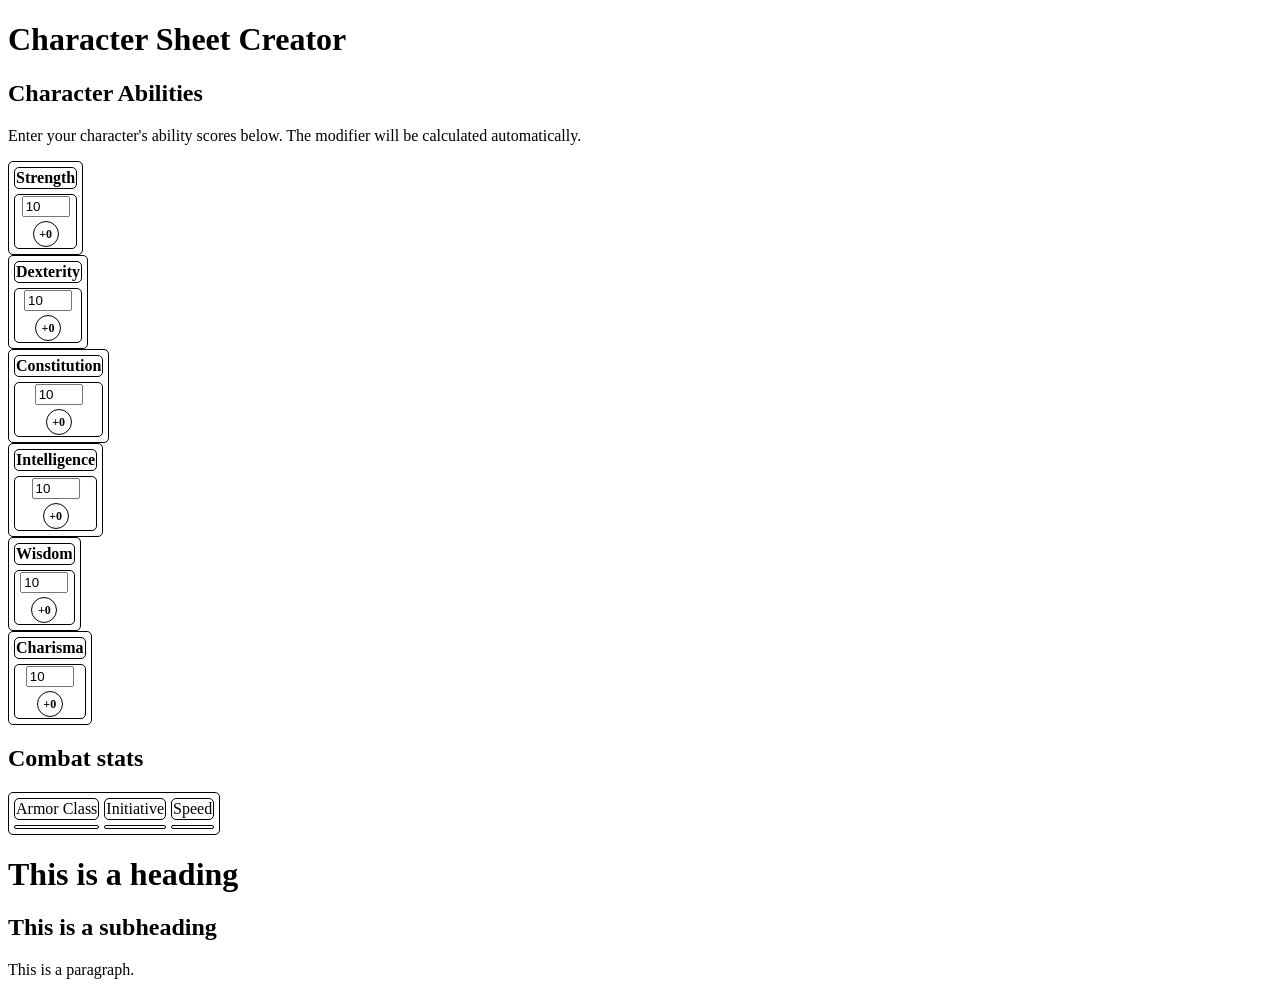
<file: charactersheetGenerator.html>
<!DOCTYPE html>
<html>
<body>
<head>
  <link rel="stylesheet" href="style.css">
  <h1>Character Sheet Creator </h1>
   

</head>
<section>
  <h2>Character Abilities</h2>
  <p>Enter your character's ability scores below. The modifier will be calculated automatically.</p>
<table>
  <tr>
    <th>Strength</th>

  </tr>
  <tr>
    <td>
      <input type="number" id="strength" name="strength" min="1" max="20" value="10">
      <div class="modifier" id="strength-mod">+0</div>
    </td>
  </tr>
</table>
<table>
  <tr>
    <th>Dexterity</th>

  </tr>
  <tr>
    <td>
      <input type="number" id="dexterity" name="dexterity" min="1" max="20" value="10">
      <div class="modifier" id="dexterity-mod">+0</div>
    </td>
  </tr>
</table>
<table>
  <tr>
    <th>Constitution</th>
     </tr>
  <tr>
    <td>
      <input type="number" id="constitution" name="constitution" min="1" max="20" value="10">
      <div class="modifier" id="constitution-mod">+0</div>
    </td>
  </tr>
</table>
<table>
  <tr>
    <th>Intelligence</th>

  </tr>
  <tr>
    <td>
      <input type="number" id="intelligence" name="intelligence" min="1" max="20" value="10">
      <div class="modifier" id="intelligence-mod">+0</div>
    </td>
  </tr>
</table>

<table>
  <tr>
    <th>Wisdom</th>

  </tr>
  <tr>
    <td>
      <input type="number" id="wisdom" name="wisdom" min="1" max="20" value="10">
      <div class="modifier" id="wisdom-mod">+0</div>
    </td>
  </tr>
</table>
<table>
  <tr>
    <th>Charisma</th>
     </tr>
  <tr>
    <td>
      <input type="number" id="charisma" name="charisma" min="1" max="20" value="10">
      <div class="modifier" id="charisma-mod">+0</div>
    </td>
  </tr>
</table>

<script>
  function updateModifier(input, output) {
    const score = Number(input.value);
    const mod = Math.floor((score - 10) / 2);
    output.textContent = mod >= 0 ? "+" + mod : mod;
  }

  const abilities = ["strength", "dexterity", "constitution", "intelligence", "Wisdom", "charisma"];

abilities.forEach(name => {
  const input = document.getElementById(name);
  const output = document.getElementById(name + "-mod");
  input.addEventListener("input", () => updateModifier(input, output));
  updateModifier(input, output);
});
</script>
</section>



<section>
    <h2> Combat stats</h2>
    <table> 
        <td>Armor Class</td> <td>Initiative</td> <td>Speed</td>
        <tr><td></td> <td></td> <td></td> </tr>
    </table>
</section>
<h1>This is a heading</h1>
<h2>This is a subheading</h2>
<p>This is a paragraph.</p>


</body>



</html>
</file>
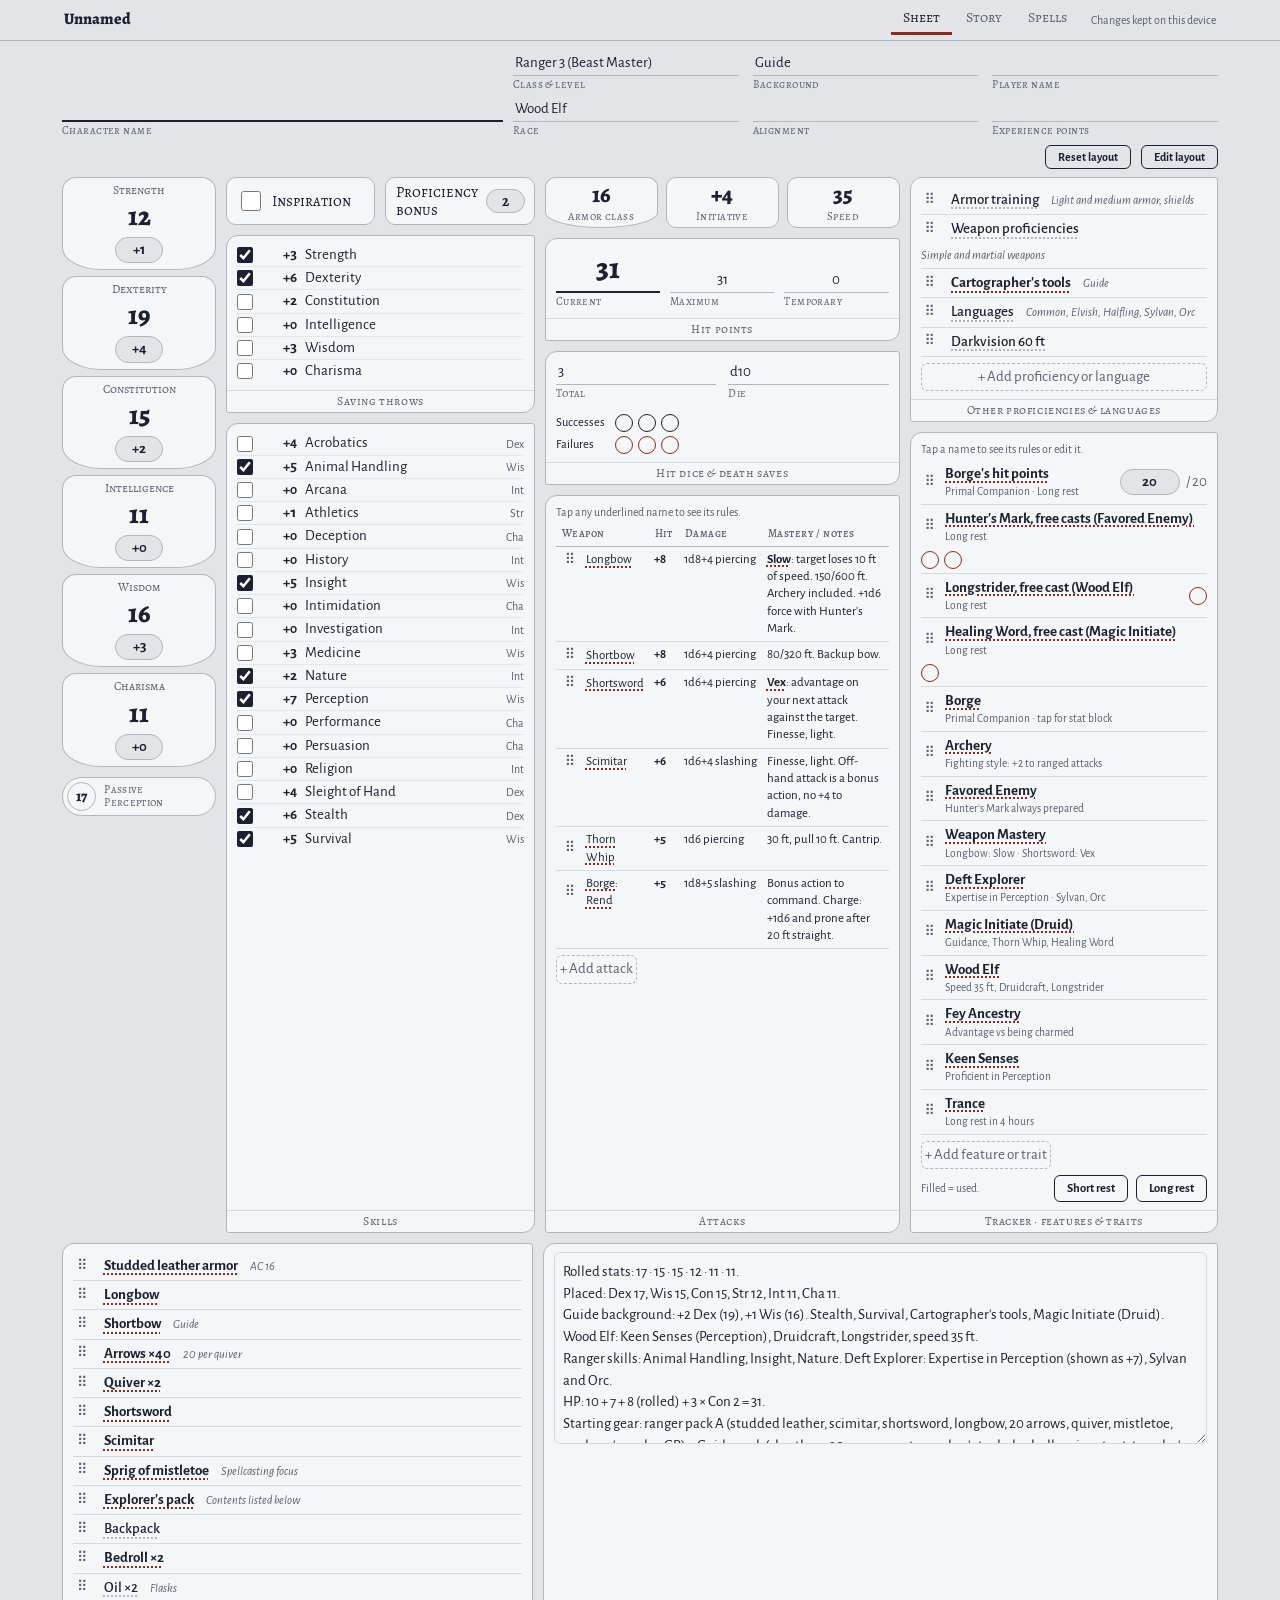
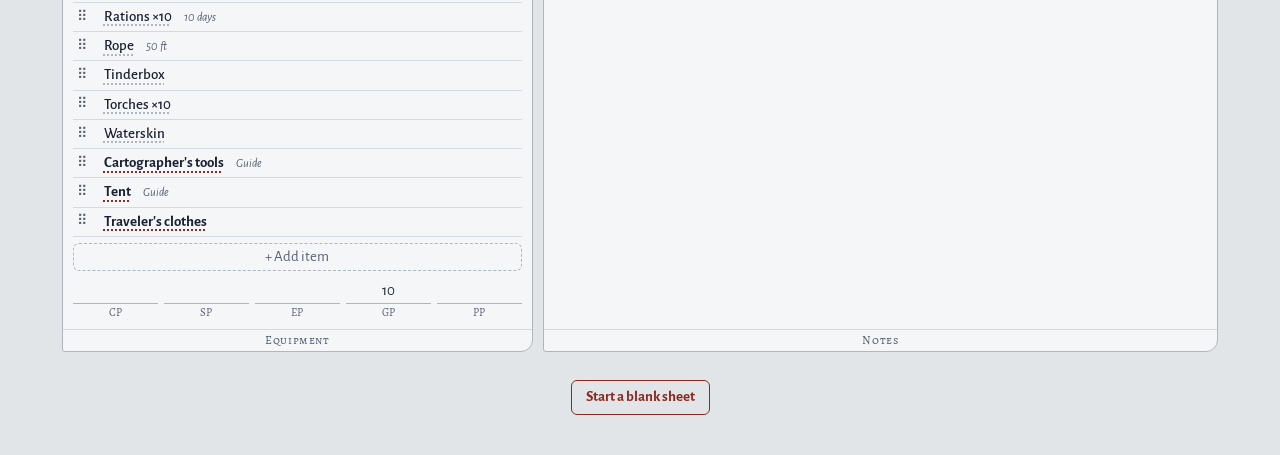
<file: hunter.html>
<!doctype html><html><head><meta charset=utf8><meta name=viewport content="width=device-width,initial-scale=1,viewport-fit=cover"><style>:root{color-scheme:light;box-sizing:border-box;padding-top:env(safe-area-inset-top,0px);padding-bottom:env(safe-area-inset-bottom,0px)}html{scroll-padding-top:env(safe-area-inset-top,0px)}body{margin:0;padding:0;font:14px -apple-system,BlinkMacSystemFont,sans-serif;background:#fff;color:#000}img{max-width:100%}[hidden]:not([hidden=until-found i]){display:none!important}</style></head><body>
<title>Wood Elf Ranger</title><link rel="preconnect" href="https://fonts.googleapis.com"><link rel="preconnect" href="https://fonts.gstatic.com" crossorigin><link rel="stylesheet" href="https://fonts.googleapis.com/css2?family=Alegreya:wght@500;700;800&family=Alegreya+SC:wght@500;700&family=Alegreya+Sans:ital,wght@0,400;0,500;0,700;1,400&display=swap"><style id="css">
:root{--paper:#E2E5E8;--sheet:#F5F6F8;--ink:#1B2130;--muted:#586070;--line:#B0B6C0;--soft:#D5DAE0;--accent:#8C2A22;--accent-ink:#FFF6F3;--bronze:#7E6128;color-scheme:light}
@media (prefers-color-scheme:dark){:root:not([data-theme="light"]){--paper:#121519;--sheet:#1A1E25;--ink:#E3E6EB;--muted:#9AA2AF;--line:#3A414D;--soft:#262B34;--accent:#E3806F;--accent-ink:#1A0E0C;--bronze:#CFA960;color-scheme:dark}}
:root[data-theme="dark"]{--paper:#121519;--sheet:#1A1E25;--ink:#E3E6EB;--muted:#9AA2AF;--line:#3A414D;--soft:#262B34;--accent:#E3806F;--accent-ink:#1A0E0C;--bronze:#CFA960;color-scheme:dark}
:root{box-sizing:border-box;padding-top:env(safe-area-inset-top,0px);padding-bottom:env(safe-area-inset-bottom,0px)}
html{scroll-padding-top:calc(env(safe-area-inset-top,0px) + 70px)}
*,*::before,*::after{box-sizing:inherit}
body{margin:0;background:var(--paper);color:var(--ink);font:17px/1.45 "Alegreya Sans",system-ui,-apple-system,"Segoe UI",sans-serif}
body.locked{overflow:hidden}
button,input,textarea,select{font:inherit;color:inherit}
button{cursor:pointer}
:focus-visible{outline:2px solid var(--accent);outline-offset:2px}
.sc{font-family:"Alegreya SC",Georgia,serif;letter-spacing:.03em}
.serif{font-family:"Alegreya",Georgia,serif}

/* top bar */
.bar{position:sticky;top:env(safe-area-inset-top,0px);z-index:20;background:var(--paper);border-bottom:1px solid var(--line)}
.bar-in{max-width:1180px;margin:0 auto;padding:8px 14px;display:flex;align-items:center;gap:12px;flex-wrap:wrap}
.bar-name{font-family:"Alegreya",Georgia,serif;font-weight:800;font-size:1.15rem;flex:1 1 auto;min-width:0;white-space:nowrap;overflow:hidden;text-overflow:ellipsis}
.tabs{display:flex;gap:2px;order:3;width:100%}
.tab{flex:1;background:none;border:0;border-bottom:3px solid transparent;padding:6px 4px;font-family:"Alegreya SC",Georgia,serif;font-size:1rem;color:var(--muted)}
.tab[aria-selected="true"]{color:var(--ink);border-bottom-color:var(--accent)}
.savewrap{display:flex;align-items:center;gap:10px}
.status{font-size:.85rem;color:var(--muted)}
.status.dirty{color:var(--accent)}
.btn{border:1px solid var(--ink);background:var(--ink);color:var(--paper);border-radius:6px;padding:6px 14px;font-weight:700}
.btn:disabled{opacity:.5;cursor:default}
.btn.ghost{background:transparent;color:var(--ink)}
.btn.danger{background:transparent;color:var(--accent);border-color:var(--accent)}
.btn.accent{background:var(--accent);border-color:var(--accent);color:var(--accent-ink)}
@media(min-width:760px){.tabs{order:0;width:auto}.tab{flex:none;padding:6px 14px}}

main{max-width:1180px;margin:0 auto;padding:14px 14px 60px}
.page[hidden]{display:none}

/* boxes */
.box{background:var(--sheet);border:1px solid var(--line);border-radius:12px 3px 12px 3px;display:flex;flex-direction:column;min-width:0}
.box>.body{padding:12px 14px;flex:1}
.lab{font-family:"Alegreya SC",Georgia,serif;font-size:.85rem;letter-spacing:.05em;color:var(--muted);text-align:center;border-top:1px solid var(--soft);padding:4px 8px 6px}

/* fields */
.fld{display:flex;flex-direction:column;min-width:0}
.fld input,.fld textarea,.fld select,.plain{background:transparent;border:0;border-bottom:1px solid var(--line);padding:4px 2px;width:100%;border-radius:0}
.fld textarea,textarea.plain{border:1px solid var(--soft);border-radius:6px;padding:8px;resize:vertical;line-height:1.45}
.fl{font-size:.78rem;color:var(--muted);font-family:"Alegreya SC",Georgia,serif;letter-spacing:.04em;padding-top:2px}
input[type=number]{-moz-appearance:textfield}
input::-webkit-outer-spin-button,input::-webkit-inner-spin-button{-webkit-appearance:none;margin:0}

/* header */
.head{display:grid;gap:14px;grid-template-columns:1fr;margin-bottom:14px}
.cname input{font-family:"Alegreya",Georgia,serif;font-weight:800;font-size:2.4rem;line-height:1.1;border-bottom:2px solid var(--ink);padding:0 2px 4px}
.meta{display:grid;grid-template-columns:repeat(2,minmax(0,1fr));gap:10px 16px}
@media(min-width:760px){.head{grid-template-columns:minmax(0,1fr) minmax(0,1.6fr);align-items:end}.meta{grid-template-columns:repeat(3,minmax(0,1fr))}}

/* sheet grid */
.col{display:flex;flex-direction:column;gap:14px;min-width:0}
/* movable / resizable layout: bands of columns holding blocks; stacked below 900px */
.lay,.band{display:flex;flex-direction:column;gap:14px}
@media(min-width:900px){.band{display:grid;grid-template-columns:var(--cols)}}
.lcol{position:relative}
.blk{position:relative;display:flex;flex-direction:column;min-width:0}
.blk>.box{flex:1}
@media(min-width:900px){.lcol>.blk:last-of-type{flex:1}.blk.fixh>:first-child{height:var(--h);overflow:auto;flex:none}}
.bmove,.bsz,.csz{display:none}
.layctl{display:none;align-items:center;gap:10px;justify-content:flex-end;margin:-4px 0 8px;font-size:.85rem;color:var(--muted)}
.layctl .btn{padding:3px 12px;font-size:.85rem}
.layhelp{display:none;flex:1}
@media(min-width:900px){
 .layctl{display:flex}
 body.editlay .layhelp{display:block}
 body.editlay .lcol{min-height:80px;outline:1px dashed var(--line);outline-offset:4px;border-radius:6px}
 body.editlay .blk{outline:1.5px dashed var(--accent);outline-offset:2px;border-radius:6px}
 body.editlay .blk.dragging{opacity:.75}
 body.editlay .bmove{display:grid;place-items:center;position:absolute;top:-9px;left:-9px;z-index:6;width:26px;height:26px;border-radius:50%;background:var(--accent);color:var(--accent-ink);cursor:grab;touch-action:none;user-select:none;font-size:.95rem;box-shadow:0 1px 4px rgba(0,0,0,.3)}
 body.editlay .bsz{display:block;position:absolute;left:50%;bottom:-6px;transform:translateX(-50%);z-index:6;width:46px;height:10px;border-radius:6px;background:var(--accent);cursor:ns-resize;touch-action:none}
 body.editlay .csz{display:block;position:absolute;top:0;bottom:0;right:-10px;z-index:5;width:7px;border-radius:4px;background:var(--line);cursor:ew-resize;touch-action:none}
 body.editlay .csz:hover{background:var(--accent)}
}

/* abilities */
.abils{display:grid;grid-template-columns:repeat(auto-fit,minmax(92px,1fr));gap:10px}
.abil{background:var(--sheet);border:1px solid var(--line);border-radius:14px 14px 40px 40px/14px 14px 22px 22px;text-align:center;padding:8px 6px 10px;display:flex;flex-direction:column;align-items:center}
.abil .an{font-family:"Alegreya SC",Georgia,serif;font-size:.85rem;color:var(--muted)}
.abil input{width:100%;text-align:center;border:0;background:transparent;font-family:"Alegreya",Georgia,serif;font-weight:800;font-size:2.3rem;line-height:1;margin:2px 0 6px;padding:0}
.abil .am{min-width:3.2em;text-align:center;border:1px solid var(--line);border-radius:999px;background:var(--paper);padding:2px 0;font-weight:700}

/* small stat tiles */
.tiles{display:grid;grid-template-columns:repeat(3,minmax(0,1fr));gap:10px}
.tile{background:var(--sheet);border:1px solid var(--line);border-radius:10px;text-align:center;padding:8px 4px 4px;display:flex;flex-direction:column;justify-content:space-between}
.tile .big{font-family:"Alegreya",Georgia,serif;font-weight:800;font-size:1.9rem;line-height:1.1}
.tile input{text-align:center;border:0;background:transparent;width:100%;font-family:"Alegreya",Georgia,serif;font-weight:800;font-size:1.9rem;line-height:1.1;padding:0}
.tile .fl{text-align:center}
.shield{border-radius:10px 10px 50% 50%/10px 10px 30% 30%}

.row2{display:flex;flex-wrap:wrap;gap:10px;align-items:stretch}
.row2 .insp{flex:1 1 130px;min-width:0}
.row2 .insp label{line-height:1.2}
.insp{display:flex;align-items:center;gap:10px;background:var(--sheet);border:1px solid var(--line);border-radius:10px;padding:8px 12px}
.insp label{display:flex;align-items:center;gap:8px;font-family:"Alegreya SC",Georgia,serif}
.insp input[type=checkbox]{width:20px;height:20px;accent-color:var(--accent)}
.profin{flex:none;width:2.6em;text-align:center;border:1px solid var(--line);border-radius:999px;background:var(--paper);font-weight:700;padding:2px 0}

/* checks */
.checks{list-style:none;margin:0;padding:0}
.checks li{display:flex;align-items:center;gap:8px;padding:3px 0;border-bottom:1px dotted var(--soft)}
.checks li:last-child{border-bottom:0}
.checks input{width:18px;height:18px;accent-color:var(--ink);margin:0;flex:none}
.checks .v{width:2.4em;text-align:right;font-weight:700;font-variant-numeric:tabular-nums;flex:none}
.checks .ab{color:var(--muted);font-size:.85rem;margin-left:auto}
.checks label{display:flex;align-items:center;gap:8px;flex:1;cursor:pointer}
.passive{display:flex;align-items:center;gap:8px;background:var(--sheet);border:1px solid var(--line);border-radius:999px;padding:4px 10px 4px 4px}
.passive .big{font-family:"Alegreya",Georgia,serif;font-weight:800;font-size:1.05rem;width:2em;height:2em;flex:none;border:1px solid var(--line);border-radius:50%;display:grid;place-items:center}
.passive .sc{font-size:.78rem;line-height:1.2;color:var(--muted)}

/* hp */
.hp{display:grid;grid-template-columns:repeat(3,minmax(0,1fr));gap:10px;align-items:end}
.hp .cur input{font-family:"Alegreya",Georgia,serif;font-weight:800;font-size:2.6rem;text-align:center;border-bottom:2px solid var(--ink)}
.hp .fld input{text-align:center}
.ds{display:grid;grid-template-columns:auto 1fr;gap:4px 10px;align-items:center;font-size:.9rem}

/* pips */
.pips{display:inline-flex;gap:5px;flex-wrap:wrap;vertical-align:middle}.ds .pips{flex-wrap:nowrap}
.pip{width:18px;height:18px;border-radius:50%;border:1.5px solid var(--ink);background:transparent;padding:0}
.pip.on{background:var(--ink)}
.pips.red .pip{border-color:var(--accent)}.pips.red .pip.on{background:var(--accent)}

/* entries */
.list{display:flex;flex-direction:column}
.grip{cursor:grab;touch-action:none;user-select:none;-webkit-user-select:none;color:var(--muted);padding:2px 4px;font-size:1.05rem;line-height:1;flex:none;border-radius:4px}
.grip:hover{color:var(--ink)}
.dragging{background:var(--soft);cursor:grabbing}
.dragging .grip{cursor:grabbing}
.tl,.wn{display:flex;align-items:center;gap:6px;min-width:0}
@media print{.grip{display:none}}
.erow{display:flex;align-items:center;gap:8px 12px;flex-wrap:wrap;padding:7px 0;border-bottom:1px solid var(--soft)}
.ename{background:none;border:0;padding:0;text-align:left;font-weight:700;text-decoration:underline;text-decoration-style:dotted;text-decoration-color:var(--accent);text-decoration-thickness:2px;text-underline-offset:4px}
.ename:hover{color:var(--accent)}
.ename.norule{text-decoration-color:var(--line);font-weight:500}
.erow .atk{font-variant-numeric:tabular-nums;font-weight:700;margin-left:auto}
.erow .dmg{color:var(--muted);min-width:7.5em;text-align:right}
.erow .note{color:var(--muted);font-size:.88rem;font-style:italic}
.erow .pips{margin-left:auto}
.erow.spell input[type=checkbox]{width:17px;height:17px;accent-color:var(--accent);margin:0}
.add{background:none;border:1px dashed var(--line);border-radius:6px;color:var(--muted);padding:6px;margin-top:10px}
.add:hover{color:var(--ink);border-color:var(--ink)}
.hint{font-size:.85rem;color:var(--muted);margin:0 0 6px}

/* attacks table */
.scroll{overflow-x:auto}
.atable{width:100%;border-collapse:collapse;font-size:.92rem}
.atable th{text-align:left;font-family:"Alegreya SC",Georgia,serif;font-size:.78rem;letter-spacing:.05em;color:var(--muted);font-weight:500;padding:4px 6px;border-bottom:1px solid var(--line)}
.atable td{padding:7px 6px;border-bottom:1px solid var(--soft);vertical-align:top}
.atable td.n{font-variant-numeric:tabular-nums;white-space:nowrap;font-weight:700}
.atable td.d{white-space:nowrap}
.atable .empty td{color:var(--muted);font-style:italic}
.rl{background:none;border:0;padding:0;font:inherit;color:inherit;text-align:left;text-decoration:underline dotted var(--accent);text-decoration-thickness:2px;text-underline-offset:3px}
.rl:hover{color:var(--accent)}
/* tracker */
.trk{display:flex;flex-direction:column}
.tr{display:flex;flex-wrap:wrap;align-items:center;gap:6px 12px;justify-content:space-between;padding:8px 0;border-bottom:1px solid var(--soft)}
.tr .tn{display:flex;flex-direction:column;min-width:0}
.tr .rl{font-weight:700}
.tr .sub{font-size:.82rem;color:var(--muted)}
.tr .pip{width:22px;height:22px}
.pool{display:flex;align-items:center;gap:6px;color:var(--muted)}
.pool input{width:4em;text-align:center;border:1px solid var(--line);border-radius:999px;background:var(--paper);padding:2px 0;color:var(--ink);font-weight:700}
.rests{display:flex;flex-wrap:wrap;align-items:center;gap:8px;justify-content:space-between;margin-top:10px}
.rests .sub{font-size:.82rem;color:var(--muted)}
.rests .btn{padding:4px 12px;font-size:.9rem}
.opts{display:flex;flex-wrap:wrap;gap:6px 16px;padding:4px 0}
.opts label{display:flex;align-items:center;gap:6px}
.opts input{width:17px;height:17px;accent-color:var(--accent);margin:0}

.b-notes textarea{width:100%;min-height:180px;background:transparent;border:1px solid var(--soft);border-radius:6px;padding:8px;resize:vertical;line-height:1.45}
.coins{display:grid;grid-template-columns:repeat(auto-fit,minmax(42px,1fr));gap:6px;margin-top:12px}
.coins .fld input{text-align:center}
.coins .fl{text-align:center}

/* story */
.story{display:grid;gap:14px;grid-template-columns:1fr}
@media(min-width:760px){.story{grid-template-columns:minmax(0,1fr) minmax(0,1.6fr)}}
.phys{display:grid;grid-template-columns:repeat(3,minmax(0,1fr));gap:10px 16px}

/* spells */
.spellhead{display:grid;grid-template-columns:repeat(2,minmax(0,1fr));gap:12px;margin-bottom:14px}
@media(min-width:760px){.spellhead{grid-template-columns:2fr 1.3fr 1fr 1fr}}
.spellgrid{display:grid;gap:14px;grid-template-columns:1fr}
@media(min-width:760px){.spellgrid{grid-template-columns:repeat(2,minmax(0,1fr))}}
@media(min-width:1060px){.spellgrid{grid-template-columns:repeat(3,minmax(0,1fr))}}
.lvl summary{list-style:none;cursor:pointer;display:flex;align-items:center;gap:10px;padding:10px 14px}
.lvl summary::-webkit-details-marker{display:none}
.lvl .ln{font-family:"Alegreya",Georgia,serif;font-weight:800;font-size:1.6rem;width:1.6em;height:1.6em;display:grid;place-items:center;border:1.5px solid var(--ink);border-radius:50%;flex:none;line-height:1}
.lvl .lt{font-family:"Alegreya SC",Georgia,serif;flex:1}
.lvl .cnt{color:var(--muted);font-size:.85rem}
.lvl .body{padding-top:0}
.slots{display:flex;align-items:center;gap:10px;flex-wrap:wrap;padding:6px 0 4px;font-size:.9rem;color:var(--muted)}
.slots input{width:3em;text-align:center;border:1px solid var(--line);border-radius:999px;background:var(--paper);padding:1px 0;color:var(--ink);font-weight:700}

.foot{margin-top:28px;display:flex;justify-content:center}

/* modal */
.ov{position:fixed;inset:0;background:rgba(10,12,16,.5);z-index:50;display:flex;align-items:flex-end;justify-content:center}
.modal{background:var(--sheet);color:var(--ink);width:100%;max-width:620px;max-height:88vh;overflow:auto;border-radius:16px 16px 0 0;padding:18px 18px calc(18px + env(safe-area-inset-bottom,0px));box-shadow:0 -8px 40px rgba(0,0,0,.25);animation:up .18s ease-out}
@media(min-width:700px){.ov{align-items:center;padding:20px}.modal{border-radius:14px 4px 14px 4px;max-height:84vh;animation:none}}
@keyframes up{from{transform:translateY(30px);opacity:.4}to{transform:none;opacity:1}}
@media(prefers-reduced-motion:reduce){.modal{animation:none}}
.mhead{display:flex;align-items:flex-start;gap:10px}
.mhead h2{font-family:"Alegreya",Georgia,serif;font-weight:800;font-size:1.75rem;line-height:1.15;margin:0;flex:1}
.x{background:none;border:1px solid var(--line);border-radius:50%;width:34px;height:34px;font-size:1.2rem;line-height:1;flex:none}
.tag{color:var(--bronze);font-family:"Alegreya SC",Georgia,serif;margin:4px 0 0}
.mmeta{display:flex;flex-wrap:wrap;gap:8px;margin:12px 0 0}
.chip{border:1px solid var(--line);border-radius:999px;padding:2px 10px;font-size:.9rem}
.chip b{font-variant-numeric:tabular-nums}
.rules{font-family:"Alegreya",Georgia,serif;font-size:1.05rem;line-height:1.6;margin-top:14px;border-top:1px solid var(--soft);padding-top:6px;max-width:62ch}
.rules p{margin:10px 0}
.empty{color:var(--muted);font-style:italic}
.mact{display:flex;gap:10px;flex-wrap:wrap;margin-top:18px;align-items:center}
.mact .sp{flex:1}
.form{display:grid;gap:12px;margin-top:12px}
.form .two{display:grid;grid-template-columns:1fr 1fr;gap:12px}
.modal .form textarea{min-height:220px}
.msg{font-size:.88rem;color:var(--accent);min-height:1.2em}

/* compact layout on tablets and desktops */
@media(min-width:760px){
 html{font-size:14px}
 body{font-size:15px;line-height:1.35}
 .bar-in{padding:5px 14px}
 .tab{padding:4px 12px}
 main{padding:10px 12px 40px}
 .head{gap:10px;margin-bottom:10px}
 .meta{gap:4px 14px}
 .cname input{font-size:2rem}
 .lay,.band,.col{gap:10px}
 .box>.body{padding:8px 10px}
 .lab{padding:2px 8px 3px}
 .fld input,.fld select{padding:2px}
 .abils{gap:6px}
 .abil{padding:4px 6px 6px}
 .abil input{font-size:1.9rem;margin:0 0 3px}
 .tiles{gap:8px}
 .tile{padding:5px 4px 3px}
 .tile .big,.tile input{font-size:1.6rem}
 .insp{padding:5px 10px}
 .checks li{padding:1px 0}
 .checks input{width:16px;height:16px}
 .hp .cur input{font-size:2.1rem}
 .erow{padding:4px 0}
 .atable td{padding:4px 5px}
 .tr{padding:4px 0}
 .tr .pip{width:18px;height:18px}
 .add{padding:3px;margin-top:6px}
 .hint{margin:0 0 3px}
 .rests{margin-top:6px}
 .coins{margin-top:8px}
 .notes textarea{min-height:140px}
 .spellhead{gap:10px;margin-bottom:10px}
 .spellgrid,.story{gap:10px}
 .lvl summary{padding:6px 10px}
 .lvl .ln{font-size:1.35rem}
}

/* print / PDF */
@page{margin:12mm}
@media print{
 :root,:root[data-theme="dark"],:root:not([data-theme="light"]){--paper:#fff;--sheet:#fff;--ink:#1B2130;--muted:#586070;--line:#B0B6C0;--soft:#D5DAE0;--accent:#8C2A22;--accent-ink:#FFF6F3;--bronze:#7E6128;color-scheme:light}
 body{background:#fff;font-size:13px}
 .bar,.foot,.add,.rests,.hint,.ov,.layctl,.bmove,.bsz,.csz{display:none!important}
 main{max-width:none;padding:0}
 .page[hidden]{display:block!important}
 .page+.page{break-before:page}
 .box,.abil,.tile,.tr,.atable tr{break-inside:avoid}
 .scroll{overflow:visible}
 *{-webkit-print-color-adjust:exact;print-color-adjust:exact}
}
</style><div id="root"></div><script type="application/json" id="state">{"savedAt": 1792500000000, "f": {"name": "", "classLevel": "Ranger 3 (Beast Master)", "background": "Guide", "player": "", "race": "Wood Elf", "alignment": "", "xp": "", "str": "12", "dex": "19", "con": "15", "int": "11", "wis": "16", "cha": "11", "prof": "2", "insp": false, "ac": "16", "speed": "35", "hpMax": "31", "hpCur": "31", "hpTemp": "0", "hdType": "d10", "hdTotal": "3", "dsS": 0, "dsF": 0, "saves": {"str": true, "dex": true}, "skills": {"animal": true, "insight": true, "nature": true, "perception": 2, "stealth": true, "survival": true}, "traits": "", "ideals": "", "bonds": "", "flaws": "", "coins": {"cp": "", "sp": "", "ep": "", "gp": "10", "pp": ""}, "age": "", "height": "", "weight": "", "eyes": "", "skin": "", "hair": "", "appearance": "", "backstory": "", "allies": "", "orgName": "", "symbol": "", "addFeatures": "Borge, wolverine companion: AC 16 · HP 20 · speed 40 ft, climb 40 ft · Rend +5, 1d8+5 slashing · Charge (20 ft straight: +1d6 and prone). Tap Borge in Features for the full stat block.\n\nBonus action budget: each turn pick one of Hunter's Mark, Ensnaring Strike, Healing Word, or commanding Borge. From level 5, Extra Attack lets you give up one attack to command him instead.", "treasure": "", "notes": "Rolled stats: 17 · 15 · 15 · 12 · 11 · 11.\nPlaced: Dex 17, Wis 15, Con 15, Str 12, Int 11, Cha 11.\nGuide background: +2 Dex (19), +1 Wis (16). Stealth, Survival, Cartographer's tools, Magic Initiate (Druid).\nWood Elf: Keen Senses (Perception), Druidcraft, Longstrider, speed 35 ft.\nRanger skills: Animal Handling, Insight, Nature. Deft Explorer: Expertise in Perception (shown as +7), Sylvan and Orc.\nHP: 10 + 7 + 8 (rolled) + 3 × Con 2 = 31.\nStarting gear: ranger pack A (studded leather, scimitar, shortsword, longbow, 20 arrows, quiver, mistletoe, explorer's pack, 7 GP) + Guide pack (shortbow, 20 arrows, cartographer's tools, bedroll, quiver, tent, traveler's clothes, 3 GP).\n\nLevel 4 plan: Sharpshooter (+1 Dex to 20).\nLevel 5: Extra Attack, 2nd-level spells (Spike Growth), Pass without Trace from Wood Elf."}, "attacks": [{"name": "Longbow", "bonus": "+8", "damage": "1d8+4 piercing", "mastery": "Slow", "note": "150/600 ft. Archery included. +1d6 force with Hunter's Mark."}, {"name": "Shortbow", "bonus": "+8", "damage": "1d6+4 piercing", "note": "80/320 ft. Backup bow."}, {"name": "Shortsword", "bonus": "+6", "damage": "1d6+4 piercing", "mastery": "Vex", "note": "Finesse, light."}, {"name": "Scimitar", "bonus": "+6", "damage": "1d6+4 slashing", "note": "Finesse, light. Off-hand attack is a bonus action, no +4 to damage."}, {"name": "Thorn Whip", "bonus": "+5", "damage": "1d6 piercing", "note": "30 ft, pull 10 ft. Cantrip."}, {"name": "Borge: Rend", "bonus": "+5", "damage": "1d8+5 slashing", "note": "Bonus action to command. Charge: +1d6 and prone after 20 ft straight."}], "features": [{"name": "Borge's hit points", "note": "Primal Companion", "uses": "20", "used": 0, "pool": true}, {"name": "Hunter's Mark, free casts (Favored Enemy)", "uses": "2", "used": 0}, {"name": "Longstrider, free cast (Wood Elf)", "uses": "1", "used": 0}, {"name": "Healing Word, free cast (Magic Initiate)", "uses": "1", "used": 0}, {"name": "Borge", "note": "Primal Companion · tap for stat block"}, {"name": "Archery", "note": "Fighting style: +2 to ranged attacks"}, {"name": "Favored Enemy", "note": "Hunter's Mark always prepared"}, {"name": "Weapon Mastery", "note": "Longbow: Slow · Shortsword: Vex"}, {"name": "Deft Explorer", "note": "Expertise in Perception · Sylvan, Orc"}, {"name": "Magic Initiate (Druid)", "note": "Guidance, Thorn Whip, Healing Word"}, {"name": "Wood Elf", "note": "Speed 35 ft, Druidcraft, Longstrider"}, {"name": "Fey Ancestry", "note": "Advantage vs being charmed"}, {"name": "Keen Senses", "note": "Proficient in Perception"}, {"name": "Trance", "note": "Long rest in 4 hours"}], "prof": [{"name": "Armor training", "note": "Light and medium armor, shields"}, {"name": "Weapon proficiencies", "note": "Simple and martial weapons"}, {"name": "Cartographer's tools", "note": "Guide"}, {"name": "Languages", "note": "Common, Elvish, Halfling, Sylvan, Orc"}, {"name": "Darkvision 60 ft"}], "equip": [{"name": "Studded leather armor", "note": "AC 16"}, {"name": "Longbow"}, {"name": "Shortbow", "note": "Guide"}, {"name": "Arrows ×40", "note": "20 per quiver"}, {"name": "Quiver ×2"}, {"name": "Shortsword"}, {"name": "Scimitar"}, {"name": "Sprig of mistletoe", "note": "Spellcasting focus"}, {"name": "Explorer's pack", "note": "Contents listed below"}, {"name": "Backpack"}, {"name": "Bedroll ×2"}, {"name": "Oil ×2", "note": "Flasks"}, {"name": "Rations ×10", "note": "10 days"}, {"name": "Rope", "note": "50 ft"}, {"name": "Tinderbox"}, {"name": "Torches ×10"}, {"name": "Waterskin"}, {"name": "Cartographer's tools", "note": "Guide"}, {"name": "Tent", "note": "Guide"}, {"name": "Traveler's clothes"}], "sp": {"cls": "Ranger", "ability": "wis", "levels": [{"slots": "", "used": 0, "list": [{"name": "Druidcraft", "note": "Wood Elf · nature tricks"}, {"name": "Guidance", "note": "Magic Initiate · +1d4 to one skill · conc."}, {"name": "Thorn Whip", "note": "Magic Initiate · +5, 1d6 piercing, pull 10 ft, 30 ft"}]}, {"slots": "3", "used": 0, "list": [{"name": "Hunter's Mark", "note": "Always prepared · bonus action · +1d6 force · conc. · 2 free casts", "prepared": true}, {"name": "Longstrider", "note": "Wood Elf · +10 ft speed, 1 hour · 1 free cast", "prepared": true}, {"name": "Healing Word", "note": "Magic Initiate · bonus action, 60 ft, 2d4+3 · 1 free cast", "prepared": true}, {"name": "Ensnaring Strike", "note": "Bonus action after a hit, works with arrows · Str save or restrained · conc.", "prepared": true}, {"name": "Entangle", "note": "20-ft square, Str save or restrained · conc.", "prepared": true}, {"name": "Cure Wounds", "note": "Touch, 2d8+3", "prepared": true}, {"name": "Goodberry", "note": "10 berries, 1 HP each", "prepared": true}, {"name": "Alarm", "note": "Ward an area for 8 hours"}, {"name": "Animal Friendship", "note": "Charm a Beast, Wis save"}, {"name": "Detect Magic", "note": "30 ft, 10 min · conc."}, {"name": "Detect Poison and Disease", "note": "30 ft, 10 min · conc."}, {"name": "Fog Cloud", "note": "20-ft fog sphere · conc."}, {"name": "Jump", "note": "30-ft jumps for 1 minute"}, {"name": "Speak with Animals", "note": "Talk with Beasts, 10 min"}]}, {"slots": "", "used": 0, "list": [{"name": "Aid", "note": "Unlocks at ranger level 5"}, {"name": "Animal Messenger", "note": "Unlocks at ranger level 5"}, {"name": "Barkskin", "note": "Unlocks at ranger level 5"}, {"name": "Beast Sense", "note": "Unlocks at ranger level 5"}, {"name": "Cordon of Arrows", "note": "Unlocks at ranger level 5"}, {"name": "Darkvision", "note": "Unlocks at ranger level 5"}, {"name": "Enhance Ability", "note": "Unlocks at ranger level 5"}, {"name": "Find Traps", "note": "Unlocks at ranger level 5"}, {"name": "Gust of Wind", "note": "Unlocks at ranger level 5"}, {"name": "Lesser Restoration", "note": "Unlocks at ranger level 5"}, {"name": "Locate Animals or Plants", "note": "Unlocks at ranger level 5"}, {"name": "Locate Object", "note": "Unlocks at ranger level 5"}, {"name": "Magic Weapon", "note": "Unlocks at ranger level 5"}, {"name": "Pass without Trace", "note": "Unlocks at ranger level 5 · free from Wood Elf"}, {"name": "Protection from Poison", "note": "Unlocks at ranger level 5"}, {"name": "Silence", "note": "Unlocks at ranger level 5"}, {"name": "Spike Growth", "note": "Unlocks at ranger level 5"}, {"name": "Summon Beast", "note": "Unlocks at ranger level 5"}]}, {"slots": "", "used": 0, "list": []}, {"slots": "", "used": 0, "list": []}, {"slots": "", "used": 0, "list": []}, {"slots": "", "used": 0, "list": []}, {"slots": "", "used": 0, "list": []}, {"slots": "", "used": 0, "list": []}, {"slots": "", "used": 0, "list": []}]}, "lib": {"concentration": {"name": "Concentration", "tag": "Spellcasting rule", "text": "You can concentrate on only one spell at a time; casting another concentration spell ends the first.\n\nWhen you take damage, make a Constitution save to keep concentrating: DC 10 or half the damage taken, whichever is higher (max 30). Concentration also ends if you are incapacitated or die."}, "prone": {"name": "Prone", "tag": "Condition", "text": "The creature can only crawl, or spend half its speed to stand up.\n\nDisadvantage on its attack rolls. Attacks against it have advantage within 5 feet, and disadvantage from farther away."}, "darkvision": {"name": "Darkvision", "tag": "Trait", "text": "You can see in dim light within range as if it were bright light, and in darkness as if it were dim light. You see only shades of gray in darkness."}, "common": {"name": "Common", "tag": "Language", "aka": ["commonlanguage"], "text": "The widely spoken trade language of most lands. Written with the Common script."}, "quiver": {"name": "Quiver", "tag": "Adventuring gear", "text": "Holds up to 20 arrows (or bolts in some editions), keeping them at hand for drawing."}, "slow": {"name": "Slow", "tag": "Weapon mastery (2024)", "text": "When you hit a creature and deal damage, its speed is reduced by 10 feet until the start of your next turn. Multiple hits don't reduce it beyond 10 feet."}, "detectmagic": {"name": "Detect Magic", "tag": "1st level · Divination · Ritual · Action · Self · Concentration, 10 minutes", "text": "You sense magic within 30 ft. As an action you can see a faint aura around any visible magical creature or object and learn its school of magic. Same blocking as Detect Evil and Good."}, "detectpoisonanddisease": {"name": "Detect Poison and Disease", "tag": "1st level · Divination · Ritual · Action · Self · Concentration, 10 minutes", "text": "You sense the location of poisons, poisonous or venomous creatures, and magical contagions within 30 ft, and identify each kind."}, "curewounds": {"name": "Cure Wounds", "tag": "1st level · Abjuration · Action · Touch", "text": "A creature you touch regains 2d8 + your Wisdom modifier hit points (2d8+3 for you). Works on Borge.\n\nHigher slots: +2d8 per slot level above 1st."}, "longbow": {"name": "Longbow", "tag": "Martial ranged weapon", "text": "1d8 piercing. Ammunition, range 150/600 ft, heavy, two-handed. 2 lb.\n\nAttack bonus: Dexterity modifier + proficiency bonus (+2 more from Archery).\n\nWeapon mastery (2024): Slow. On a hit that deals damage, the target's speed drops by 10 ft until the start of your next turn."}, "shortbow": {"name": "Shortbow", "tag": "Simple ranged weapon", "text": "1d6 piercing. Ammunition, range 80/320 ft, two-handed. 2 lb. Backup bow from the Guide background.\n\nMastery: Vex (you don't have it mastered)."}, "shortsword": {"name": "Shortsword", "tag": "Martial melee weapon", "text": "1d6 piercing. Finesse, light. 2 lb.\n\nWeapon mastery (2024): Vex. When you hit and deal damage, you have advantage on your next attack roll against that creature before the end of your next turn."}, "scimitar": {"name": "Scimitar", "tag": "Martial melee weapon", "text": "1d6 slashing. Finesse, light. 3 lb.\n\nMastery: Nick (you don't have it mastered). Light, so you can fight with it and the shortsword together: the extra attack with the off-hand weapon is a bonus action and doesn't add your ability modifier to damage."}, "arrows": {"name": "Arrows", "tag": "Ammunition", "text": "Used with a bow. After a fight, you can spend a minute to recover half the arrows you fired.", "aka": ["arrow"]}, "studdedleatherarmor": {"name": "Studded leather armor", "tag": "Light armor", "text": "AC 12 + Dexterity modifier (16 for you). No Stealth penalty. 13 lb.", "aka": ["studdedleather"]}, "explorerspack": {"name": "Explorer's pack", "tag": "Equipment pack", "text": "Backpack, bedroll, 2 flasks of oil, 10 days of rations, rope (50 ft), tinderbox, 10 torches, waterskin."}, "sprigofmistletoe": {"name": "Sprig of mistletoe", "tag": "Druidic focus", "text": "Your spellcasting focus for ranger spells. It replaces material components that have no listed cost.", "aka": ["mistletoe"]}, "cartographerstools": {"name": "Cartographer's tools", "tag": "Artisan's tools · Guide", "text": "Ink, quill, parchment, compass, calipers and ruler. Proficiency lets you add your proficiency bonus to checks to draw maps, read them, or work out where you are.\n\nUtilize action: draw a map of an area (DC 15 Intelligence)."}, "tent": {"name": "Tent", "tag": "Adventuring gear", "text": "A two-person canvas shelter."}, "bedroll": {"name": "Bedroll", "tag": "Adventuring gear", "text": "Sleeping roll. One is in your explorer's pack and one came with the Guide background."}, "travelersclothes": {"name": "Traveler's clothes", "tag": "Clothing", "text": "Sturdy clothes for the road."}, "druidcraft": {"name": "Druidcraft", "tag": "Cantrip · Transmutation · Action · 30 ft · Wood Elf", "text": "Small nature magic: predict the weather for the next 24 hours, make a flower bloom or a seed sprout, create a harmless sensory effect (falling leaves, a puff of wind, an animal sound), or light or snuff a candle, torch or small campfire."}, "guidance": {"name": "Guidance", "tag": "Cantrip · Divination · Action · Touch · Concentration, 1 minute · Magic Initiate", "text": "Choose a skill. Until the spell ends, the willing creature you touch adds 1d4 to ability checks that use that skill."}, "thornwhip": {"name": "Thorn Whip", "tag": "Cantrip · Transmutation · Action · 30 ft · Magic Initiate", "text": "A thorny vine lashes out. Make a melee spell attack (+5) against a creature within 30 ft: 1d6 piercing, and if it's Large or smaller you can pull it up to 10 ft toward you. Your harpoon: drag an enemy into Borge's reach.\n\nDamage rises to 2d6 at level 5."}, "healingword": {"name": "Healing Word", "tag": "1st level · Abjuration · Bonus action · 60 ft · Magic Initiate", "text": "A creature you can see regains 2d4 + your Wisdom modifier hit points (2d4+3).\n\nCast it once per long rest without a slot, or with a ranger spell slot. Always prepared.\n\nHigher slots: +2d4 per slot level above 1st."}, "huntersmark": {"name": "Hunter's Mark", "tag": "1st level · Divination · Bonus action · 90 ft · Concentration, 1 hour", "text": "Mark a creature you can see. Your weapon hits on it deal an extra 1d6 force damage, and you have advantage on Wisdom (Perception or Survival) checks to find it. If it drops to 0 HP, you can move the mark to a new creature with a bonus action.\n\nFavored Enemy: always prepared, and you can cast it twice per long rest without a slot.\n\nHigher slots: longer duration (3rd–4th: 8 hours, 5th+: 24 hours)."}, "longstrider": {"name": "Longstrider", "tag": "1st level · Transmutation · Action · Touch · 1 hour", "text": "The creature's speed increases by 10 ft. No concentration.\n\nWood Elf: once per long rest without a slot, and always prepared.\n\nHigher slots: one more target per slot level above 1st."}, "ensnaringstrike": {"name": "Ensnaring Strike", "tag": "1st level · Conjuration · Bonus action · Self · Concentration, 1 minute", "text": "Cast right after you hit a creature with a weapon, including your bow. Vines burst around it: Strength save (DC 13) or it's restrained. Large or bigger creatures have advantage. While restrained, it takes 1d6 piercing at the start of each of its turns. It (or someone touching it) can use an action for a Strength (Athletics) check against your DC to tear free.\n\nHigher slots: +1d6 per slot level above 1st."}, "entangle": {"name": "Entangle", "tag": "1st level · Conjuration · Action · 90 ft · Concentration, 1 minute", "text": "Grasping plants fill a 20-ft square. The area is difficult terrain. Each creature in it when it appears makes a Strength save (DC 13) or is restrained. A restrained creature can use an action for a Strength (Athletics) check against your DC to free itself."}, "goodberry": {"name": "Goodberry", "tag": "1st level · Conjuration · Action · Self", "text": "Ten magic berries appear in your hand and last 24 hours. Eating one (a bonus action) restores 1 hit point and nourishes a creature for a whole day."}, "alarm": {"name": "Alarm", "tag": "1st level · Abjuration · 1 minute · 30 ft · 8 hours", "text": "Ward a door, window or area no bigger than a 20-ft cube. When a creature you didn't exclude touches or enters it, you get a mental ping (it wakes you) or an audible alarm that rings for 10 seconds within 60 ft."}, "animalfriendship": {"name": "Animal Friendship", "tag": "1st level · Enchantment · Action · 30 ft · 24 hours", "text": "A Beast you can see makes a Wisdom save (DC 13) or is charmed by you for the duration. The spell ends if you or your allies hurt it.\n\nHigher slots: one more Beast per slot level above 1st."}, "fogcloud": {"name": "Fog Cloud", "tag": "1st level · Conjuration · Action · 120 ft · Concentration, 1 hour", "text": "A 20-ft-radius sphere of fog that is heavily obscured. A strong wind disperses it. Careful: it blocks your own shots too.\n\nHigher slots: radius +20 ft per slot level above 1st."}, "jump": {"name": "Jump", "tag": "1st level · Transmutation · Bonus action · Touch · 1 minute", "text": "Once on each of its turns, the target can jump up to 30 ft by spending 10 ft of movement.\n\nHigher slots: one more target per slot level above 1st."}, "speakwithanimals": {"name": "Speak with Animals", "tag": "1st level · Divination · Action · Self · 10 minutes", "text": "You can understand and talk with Beasts. Most know little beyond their surroundings, but can tell you about nearby places and creatures they've seen recently."}, "spikegrowth": {"name": "Spike Growth", "tag": "2nd level · Transmutation · Action · 150 ft · Concentration, 10 minutes", "text": "A 20-ft-radius area sprouts hidden spikes and thorns. It's difficult terrain, and a creature takes 2d4 piercing for every 5 ft it moves through it. The area is hard to spot: a Wisdom (Perception) check against your spell DC. The best trap in the game, and perfect with Thorn Whip pulling enemies through it."}, "passwithouttrace": {"name": "Pass without Trace", "tag": "2nd level · Abjuration · Action · Self · Concentration, 1 hour", "text": "An aura of shadow within 30 ft of you gives you and your allies +10 to Dexterity (Stealth) checks, and they can't be tracked except by magic.\n\nWood Elf at level 5: once per long rest without a slot, and always prepared."}, "borge": {"name": "Borge", "tag": "Primal Companion · Beast of the Land · wolverine", "text": "Medium Beast. Acts on your turn.\n\nAC 16 (13 + your Wis) · HP 20 (5 + 5 × your ranger level) · Speed 40 ft, climb 40 ft.\nStr 14 · Dex 14 · Con 15 · Int 8 · Wis 14 · Cha 11. Darkvision 60 ft. Understands the languages you know.\n\nPrimal Bond: add your proficiency bonus (+2) to his ability checks and saving throws.\n\nCharge: if Borge moves at least 20 ft straight toward a target and then hits it with Rend on the same turn, it takes an extra 1d6 slashing and, if Large or smaller, falls prone.\n\nRend (Beast's Strike): melee attack +5 (your spell attack), reach 5 ft. Hit: 1d8 + 2 + your Wis modifier = 1d8+5 slashing.\n\nCommanding him: without orders he only moves and takes the Dodge action. Spend a bonus action to have him Rend (or take another action). From level 5, you can also give up one of your attacks to command a Rend. If you're incapacitated, he acts on his own.\n\nIf he dies: within 1 hour, touch him, take a Magic action and spend a spell slot. He returns with full HP after 1 minute. Or summon him again at the end of a long rest.", "aka": ["borgethewolverine", "primalcompanion", "rend"]}, "archery": {"name": "Archery", "tag": "Fighting style", "text": "+2 bonus to attack rolls you make with ranged weapons."}, "favoredenemy": {"name": "Favored Enemy", "tag": "Ranger 1", "text": "Hunter's Mark is always prepared. You can cast it twice per long rest without a spell slot. The count rises with level (3 at level 5, 4 at level 9, 5 at level 13, 6 at level 17)."}, "weaponmastery": {"name": "Weapon Mastery", "tag": "Ranger 1", "text": "You can use the mastery properties of two kinds of weapons: right now the Longbow (Slow) and Shortsword (Vex). After a long rest you can swap one choice."}, "deftexplorer": {"name": "Deft Explorer", "tag": "Ranger 2", "text": "Expertise in one skill you're proficient in (Perception: double proficiency, +7). You also learn two languages (Sylvan and Orc)."}, "magicinitiate": {"name": "Magic Initiate (Druid)", "tag": "Origin feat · Guide", "text": "Two druid cantrips (Guidance, Thorn Whip) and one 1st-level druid spell (Healing Word) that is always prepared. Cast Healing Word once per long rest for free, or with your spell slots. Wisdom is your spellcasting ability for them. When you gain a level, you can swap one of these choices."}, "feyancestry": {"name": "Fey Ancestry", "tag": "Elf trait", "text": "You have advantage on saving throws you make to avoid or end the charmed condition."}, "keensenses": {"name": "Keen Senses", "tag": "Elf trait", "text": "Proficiency in Perception (one of Insight, Perception or Survival)."}, "trance": {"name": "Trance", "tag": "Elf trait", "text": "You don't need to sleep, and magic can't put you to sleep. You can finish a long rest in 4 hours of trance-like meditation, staying conscious."}, "woodelf": {"name": "Wood Elf", "tag": "Elven lineage", "text": "Speed 35 ft. Druidcraft cantrip. Longstrider at level 3 and Pass without Trace at level 5, each always prepared and castable once per long rest without a slot. Wisdom is your spellcasting ability for these.", "aka": ["elvenlineage", "woodelflineage"]}, "restrained": {"name": "Restrained", "tag": "Condition", "text": "Speed 0. Attack rolls against the creature have advantage, and its own attack rolls have disadvantage. Disadvantage on Dexterity saving throws."}, "charmed": {"name": "Charmed", "tag": "Condition", "text": "The creature can't attack the charmer or target it with harmful effects. The charmer has advantage on social checks against it."}, "sharpshooter": {"name": "Sharpshooter", "tag": "Feat (level 4 plan)", "text": "+1 Dexterity. Your ranged weapon attacks ignore half and three-quarters cover, attacking at long range doesn't give disadvantage, and being within 5 ft of an enemy doesn't give disadvantage on ranged attacks."}}}</script><script id="app">
(function(){
"use strict";
const HEAD_LINKS='<link rel="preconnect" href="https://fonts.googleapis.com"><link rel="preconnect" href="https://fonts.gstatic.com" crossorigin><link rel="stylesheet" href="https://fonts.googleapis.com/css2?family=Alegreya:wght@500;700;800&family=Alegreya+SC:wght@500;700&family=Alegreya+Sans:ital,wght@0,400;0,500;0,700;1,400&display=swap">';
const KEY='charsheet-woodelf-ranger-v1';
let S=JSON.parse(document.getElementById('state').textContent);
const BASE=S.savedAt||0;
let dirty=false,saving=false,RO=false,ART=null,SAMPLE=null,saveMsg='';
try{const d=JSON.parse(localStorage.getItem(KEY)||'null');if(d&&d.base===BASE&&d.state){S=d.state;dirty=true}}catch(e){}

const ABIL=[['str','Strength'],['dex','Dexterity'],['con','Constitution'],['int','Intelligence'],['wis','Wisdom'],['cha','Charisma']];
const SHORT={str:'Str',dex:'Dex',con:'Con',int:'Int',wis:'Wis',cha:'Cha'};
const SKILLS=[['acrobatics','Acrobatics','dex'],['animal','Animal Handling','wis'],['arcana','Arcana','int'],['athletics','Athletics','str'],['deception','Deception','cha'],['history','History','int'],['insight','Insight','wis'],['intimidation','Intimidation','cha'],['investigation','Investigation','int'],['medicine','Medicine','wis'],['nature','Nature','int'],['perception','Perception','wis'],['performance','Performance','cha'],['persuasion','Persuasion','cha'],['religion','Religion','int'],['sleight','Sleight of Hand','dex'],['stealth','Stealth','dex'],['survival','Survival','wis']];
const KINDS={attacks:{add:'Add attack'},features:{add:'Add feature or trait'},prof:{add:'Add proficiency or language'},equip:{add:'Add item'},spell:{add:'Add spell'}};

/* helpers */
function h(tag,a,...kids){const e=document.createElement(tag);if(a)for(const k in a){const v=a[k];if(v==null||v===false)continue;if(k==='class')e.className=v;else if(k.slice(0,2)==='on')e.addEventListener(k.slice(2),v);else e.setAttribute(k,v===true?'':v)}for(const c of kids.flat()){if(c==null||c===false)continue;e.append(c.nodeType?c:document.createTextNode(String(c)))}return e}
const n=v=>{const x=parseInt(v,10);return isNaN(x)?0:x};
const sg=x=>(x>=0?'+':'')+x;
function gp(p){return p.split('.').reduce((o,k)=>o==null?undefined:o[k],S)}
function sp(p,v){const ks=p.split('.');let o=S;for(let i=0;i<ks.length-1;i++){if(o[ks[i]]==null)o[ks[i]]={};o=o[ks[i]]}o[ks[ks.length-1]]=v;changed()}
const M=a=>Math.floor((n(S.f[a])-10)/2);
const P=()=>n(S.f.prof);
const saveV=a=>M(a)+(S.f.saves&&S.f.saves[a]?P():0);
const skillV=(k,a)=>M(a)+(S.f.skills&&S.f.skills[k]?P()*(S.f.skills[k]===2?2:1):0);
const runeDC=()=>8+P()+M('con');

const D={};let dk=0;
function dv(fn,cls){const k='d'+(dk++);D[k]=fn;return h('span',{'data-d':k,class:cls||null},fn())}
function derive(){document.querySelectorAll('[data-d]').forEach(e=>{const f=D[e.dataset.d];if(f){const v=String(f());if(e.textContent!==v)e.textContent=v}})}

function inp(path,o){o=o||{};const e=o.area?h('textarea',{rows:o.rows||3,placeholder:o.ph||null,'aria-label':o.label||null}):h('input',{type:'text',inputmode:o.num?'numeric':null,placeholder:o.ph||null,'aria-label':o.label||null,class:o.cls||null});const v=gp(path);e.value=v==null?'':v;e.addEventListener('input',()=>{sp(path,e.value);derive();if(o.after)o.after()});return e}
function fld(path,label,o){o=o||{};return h('label',{class:'fld '+(o.wrap||'')},inp(path,Object.assign({},o,{label})),h('span',{class:'fl'},label))}
function box(label,body,cls){return h('section',{class:'box '+(cls||'')},h('div',{class:'body'},body),h('div',{class:'lab'},label))}

function pips(getMax,path,label,cls){const w=h('span',{class:'pips '+(cls||''),role:'group','aria-label':label});function r(){w.textContent='';const max=getMax();let v=n(gp(path));if(v>max)v=max;for(let i=0;i<max;i++){const on=i<v;w.append(h('button',{type:'button',class:'pip'+(on?' on':''),'aria-label':label+' '+(i+1),'aria-pressed':String(on),onclick:()=>{sp(path,v>i?i:i+1);r()}}))}}r();w.rerender=r;return w}

function norm(s){return String(s||'').toLowerCase().replace(/\(.*?\)/g,'').replace(/[x×]\s*\d+|\d+\s*[x×]/g,'').replace(/[^a-z0-9æøåäöüéè]/g,'')}
function ruleKey(name){const k=norm(name);if(!k)return null;const L=S.lib;if(L[k])return k;if(k.endsWith('s')&&L[k.slice(0,-1)])return k.slice(0,-1);for(const key in L){const aka=L[key].aka||[];if(aka.includes(k)||(k.endsWith('s')&&aka.includes(k.slice(0,-1))))return key}return null}
const rule=name=>{const k=ruleKey(name);return k?S.lib[k]:(BUILTIN[norm(name)]||null)};

/* attack masteries and options: [name, short summary for the table, full rules] */
const MASTERY=[
 ['Cleave','hit a second creature within 5 ft (once per turn)','If you hit a creature with a melee attack roll using this weapon, you can make a melee attack roll with the weapon against a second creature within 5 feet of the first that is also within your reach. On a hit, the second creature takes the weapon\'s damage, but don\'t add your ability modifier unless it\'s negative.\n\nYou can make this extra attack only once per turn.'],
 ['Graze','on a miss, still deal damage equal to your ability modifier','If your attack roll with this weapon misses a creature, you can deal damage to that creature equal to the ability modifier you used to make the attack roll. This damage is the same type dealt by the weapon, and it can be increased only by increasing the ability modifier.'],
 ['Nick','the Light extra attack is part of the Attack action','When you make the extra attack of the Light property, you can make it as part of the Attack action instead of as a bonus action. You can make this extra attack only once per turn.'],
 ['Push','push a Large or smaller target 10 ft away','If you hit a creature with this weapon, you can push the creature up to 10 feet straight away from yourself if it is Large or smaller.'],
 ['Sap','target has disadvantage on its next attack roll','If you hit a creature with this weapon, that creature has Disadvantage on its next attack roll before the start of your next turn.'],
 ['Slow','target loses 10 ft of speed','If you hit a creature with this weapon and deal damage to it, you can reduce its speed by 10 feet until the start of your next turn. Hitting it more than once doesn\'t reduce its speed by more than 10 feet.'],
 ['Topple','Con save or the target falls prone','If you hit a creature with this weapon, you can force the creature to make a Constitution saving throw (DC 8 + the ability modifier used for the attack + your proficiency bonus). On a failed save, the creature has the Prone condition.'],
 ['Vex','advantage on your next attack against the target','If you hit a creature with this weapon and deal damage to it, you have Advantage on your next attack roll against that creature before the end of your next turn.']];
const ATK_OPTS=[
 ['Great Weapon Fighting','Fighting style','damage dice of 1–2 count as 3','When you roll damage for an attack you make with a melee weapon that you are holding with two hands, you can treat any 1 or 2 on a damage die as a 3. The weapon must have the Two-Handed or Versatile property.'],
 ['Dueling','Fighting style','+2 damage when wielding it one-handed with no other weapon','When you\'re holding a melee weapon in one hand and no other weapons, you gain a +2 bonus to damage rolls with that weapon.'],
 ['Archery','Fighting style','+2 to hit with ranged weapons','You gain a +2 bonus to attack rolls you make with ranged weapons.'],
 ['Two-Weapon Fighting','Fighting style','add your ability modifier to the extra Light attack','When you make an extra attack as a result of using a weapon that has the Light property, you can add your ability modifier to the damage of that attack if you aren\'t already adding it.'],
 ['Thrown Weapon Fighting','Fighting style','+2 damage with thrown weapon attacks','When you hit with a ranged attack roll using a weapon that has the Thrown property, you gain a +2 bonus to the damage roll.'],
 ['Savage Attacker','Feat','once per turn, roll damage dice twice and use either','You\'ve trained to deal particularly damaging strikes. Once per turn when you hit a target with a weapon, you can roll the weapon\'s damage dice twice and use either roll against the target.'],
 ['Great Weapon Master','Feat','+proficiency bonus damage with Heavy weapons; bonus attack after a crit or kill','Heavy Weapon Mastery: when you hit a creature with a weapon that has the Heavy property as part of the Attack action, you can cause the weapon to deal extra damage equal to your proficiency bonus.\n\nHew: immediately after you score a critical hit with a melee weapon or reduce a creature to 0 hit points with one, you can make one attack with the same weapon as a bonus action.'],
 ['Sharpshooter','Feat','ignore half and three-quarters cover; no disadvantage at long range or in melee','Bypass Cover: your ranged attacks with weapons ignore half cover and three-quarters cover.\n\nFiring in Melee: being within 5 feet of an enemy doesn\'t impose Disadvantage on your attack rolls with ranged weapons.\n\nLong Shots: attacking at long range doesn\'t impose Disadvantage on your attack rolls with ranged weapons.'],
 ['Polearm Master','Feat','bonus-action 1d4 butt-end attack; strike creatures entering your reach','Pole Strike: immediately after you take the Attack action with a Quarterstaff, a Spear, or a weapon with the Heavy and Reach properties, you can use a bonus action to make a melee attack with the opposite end of the weapon. It deals 1d4 bludgeoning damage.\n\nReactive Strike: while holding such a weapon, you can take a reaction to make one melee attack against a creature that enters the reach you have with that weapon.']];
const BUILTIN={},SUMMARY={};
MASTERY.forEach(([nm,s,t])=>{BUILTIN[norm(nm)]={name:nm,tag:'Weapon mastery',text:t};SUMMARY[nm]=s});
ATK_OPTS.forEach(([nm,tg,s,t])=>{BUILTIN[norm(nm)]={name:nm,tag:tg,text:t};SUMMARY[nm]=s});
function paras(t){return String(t).split(/\n\s*\n/).map(p=>{const e=h('p');p.split('\n').forEach((l,i)=>{if(i)e.append(h('br'));e.append(l)});return e})}
const kindOf=key=>key.indexOf('sp.')===0?'spell':key;

/* save state */
let draftT=null;
function changed(){dirty=true;updateSaveUI();clearTimeout(draftT);draftT=setTimeout(()=>{try{localStorage.setItem(KEY,JSON.stringify({base:BASE,state:S}))}catch(e){}},400)}
const esc=s=>String(s).replace(/[&<>"]/g,c=>({'&':'&amp;','<':'&lt;','>':'&gt;','"':'&quot;'}[c]));
function buildHTML(){const css=document.getElementById('css').textContent;const app=document.getElementById('app').textContent;const json=JSON.stringify(S).replace(/</g,'\\u003c');const end='</'+'script>';return '<!doctype html><html><head><meta charset=utf8><meta name=viewport content="width=device-width,initial-scale=1,viewport-fit=cover"><style>html{color-scheme:light}:root{padding-top:env(safe-area-inset-top,0px);padding-bottom:env(safe-area-inset-bottom,0px)}body{margin:0;font:14px system-ui,sans-serif}img{max-width:100%}[hidden]{display:none!important}</style></head><body><title>'+esc(S.f.name||'Wood Elf Ranger')+'</title>'+HEAD_LINKS+'<style id="css">'+css+'</style><div id="root"></div><script type="application/json" id="state">'+json+end+'<script id="app">'+app+end+'</body></html>'}
async function save(){if(!ART||saving||RO)return;saving=true;saveMsg='';updateSaveUI();const prev=S.savedAt;S.savedAt=Date.now();try{await ART.publish(buildHTML());dirty=false;saving=false;updateSaveUI()}catch(e){S.savedAt=prev;saving=false;const c=e&&e.code;if(c==='not_writer'||c==='not_granted'){RO=true}else if(c==='conflict'){saveMsg='A newer version was saved elsewhere. Loading it now.'}else if(c==='rate_limited'){saveMsg='Saving too often. Wait a moment, then save again.'}else if(c==='too_large'){saveMsg='Sheet is too large to save. Shorten some rules text.'}else{saveMsg='Save didn’t go through. Try again.'}updateSaveUI()}}
let saveBtn,statusEl;
function updateSaveUI(){if(!saveBtn)return;if(RO){saveBtn.hidden=true;statusEl.textContent='View only. Edits stay on this device.';statusEl.className='status';return}if(!ART){saveBtn.hidden=true;statusEl.textContent='Changes kept on this device';statusEl.className='status';return}saveBtn.hidden=false;saveBtn.disabled=saving||!dirty;saveBtn.textContent=saving?'Saving…':'Save sheet';statusEl.textContent=saveMsg||(saving?'':dirty?'Unsaved changes':'Saved');statusEl.className='status'+(dirty||saveMsg?' dirty':'')}

/* entry lists */
/* drag to reorder: ⠿ handle works with mouse and touch; arrow keys move the item when the handle has focus */
function grip(key,i,r){const g=h('span',{class:'grip',role:'button',tabindex:'0','data-grip':key+':'+i,title:'Drag to reorder','aria-label':'Reorder. Drag, or use the arrow keys.'},'⠿');
 g.addEventListener('keydown',e=>{if(e.key!=='ArrowUp'&&e.key!=='ArrowDown')return;e.preventDefault();const arr=gp(key),j=i+(e.key==='ArrowUp'?-1:1);if(j<0||j>=arr.length)return;
  [arr[i],arr[j]]=[arr[j],arr[i]];changed();r();const ng=document.querySelector('[data-grip="'+key+':'+j+'"]');if(ng)ng.focus()});
 g.addEventListener('pointerdown',e=>{if(e.button)return;e.preventDefault();const row=g.closest('[data-i]'),box=row.parentNode,pid=e.pointerId;row.classList.add('dragging');
  const move=ev=>{if(ev.pointerId!==pid)return;if(ev.clientY<60)window.scrollBy(0,-12);else if(ev.clientY>window.innerHeight-40)window.scrollBy(0,12);
   const items=[...box.children].filter(x=>x.dataset.i!=null&&x!==row);let before=null;
   for(const it of items){const b=it.getBoundingClientRect();if(ev.clientY<b.top+b.height/2){before=it;break}}
   if(before){if(row.nextSibling!==before)box.insertBefore(row,before)}else if(items.length){const last=items[items.length-1];if(last.nextSibling!==row)last.after(row)}};
  const up=ev=>{if(ev.pointerId!==pid)return;window.removeEventListener('pointermove',move);window.removeEventListener('pointerup',up);window.removeEventListener('pointercancel',up);row.classList.remove('dragging');
   const order=[...box.children].filter(x=>x.dataset.i!=null).map(x=>n(x.dataset.i));const arr=gp(key);
   if(order.some((v,j)=>v!==j)){const copy=order.map(j=>arr[j]);arr.splice(0,arr.length,...copy);changed()}r()};
  window.addEventListener('pointermove',move);window.addEventListener('pointerup',up);window.addEventListener('pointercancel',up)});
 return g}
function listBox(key){const wrap=h('div',{class:'list'});function r(){wrap.textContent='';const arr=gp(key)||[];arr.forEach((it,i)=>wrap.append(row(key,i,it,r)));wrap.append(h('button',{type:'button',class:'add',onclick:()=>openEntry(key,-1,r)},'+ '+KINDS[kindOf(key)].add))}r();return wrap}
function row(key,i,it,r){const k=kindOf(key);const parts=[];
 parts.push(grip(key,i,r));
 if(k==='spell'&&!key.startsWith('sp.levels.0.')){const cb=h('input',{type:'checkbox','aria-label':'Prepared: '+(it.name||'spell')});cb.checked=!!it.prepared;cb.addEventListener('change',()=>sp(key+'.'+i+'.prepared',cb.checked));parts.push(cb)}
 parts.push(h('button',{type:'button',class:'ename'+(rule(it.name)?'':' norule'),onclick:()=>openEntry(key,i,r)},it.name||'Untitled'));
 if(it.note)parts.push(h('span',{class:'note'},it.note));
 if(k==='attacks'){parts.push(h('span',{class:'atk'},it.bonus||''),h('span',{class:'dmg'},it.damage||''))}
 if(n(it.uses)>0)parts.push(pips(()=>n(it.uses),key+'.'+i+'.used','Uses spent: '+it.name));
 return h('div',{class:'erow '+k,'data-i':i},parts)}

function attackBox(){const wrap=h('div');function r(){wrap.textContent='';const arr=S.attacks||[];
  const ruleBtn=nm=>h('button',{type:'button',class:'rl',onclick:()=>openRule(nm)},nm);
  const rows=arr.map((it,i)=>{const notes=[];
   if(it.mastery)notes.push(h('b',null,ruleBtn(it.mastery)),': '+(SUMMARY[it.mastery]||'')+'. ');
   (it.opts||[]).forEach(o=>notes.push(ruleBtn(o),': '+(SUMMARY[o]||'')+'. '));
   if(it.note)notes.push(it.note);
   return h('tr',{'data-i':i},h('td',null,h('span',{class:'wn'},grip('attacks',i,r),h('button',{type:'button',class:'rl',onclick:()=>openEntry('attacks',i,r)},it.name||'Untitled'))),h('td',{class:'n'},it.bonus||''),h('td',{class:'d'},it.damage||''),h('td',null,notes))});
  if(!rows.length)rows.push(h('tr',{class:'empty'},h('td',{colspan:'4'},'No attacks yet.')));
  wrap.append(h('div',{class:'scroll'},h('table',{class:'atable'},h('thead',null,h('tr',null,['Weapon','Hit','Damage','Mastery / notes'].map(t=>h('th',null,t)))),h('tbody',null,rows))),
   h('button',{type:'button',class:'add',onclick:()=>openEntry('attacks',-1,r)},'+ '+KINDS.attacks.add))}
 r();return wrap}

const RECOVER={long:'Long rest',short:'Short rest',short1:'1 per short rest, all on long rest',none:'Doesn’t recover'};
function trackerBox(){const wrap=h('div');function r(){wrap.textContent='';const arr=S.features||[];const list=h('div',{class:'trk'});
  arr.forEach((it,i)=>{const max=n(it.uses),path='features.'+i+'.used';
   const sub=[it.note,max>0?RECOVER[it.recover||'long']:null].filter(Boolean).join(' · ');
   const name=h('span',{class:'tn'},h('button',{type:'button',class:'rl',onclick:()=>openEntry('features',i,r)},it.name||'Untitled'),sub?h('span',{class:'sub'},sub):null);
   let right=null;
   if(max>0&&it.pool){const pi=h('input',{type:'text',inputmode:'numeric','aria-label':(it.name||'Pool')+' points left'});pi.value=String(max-Math.min(n(it.used),max));
    pi.addEventListener('input',()=>{const left=Math.max(0,Math.min(max,n(pi.value)));sp(path,max-left)});
    pi.addEventListener('blur',()=>{pi.value=String(max-Math.min(n(gp(path)),max))});
    right=h('span',{class:'pool'},pi,'/ '+max)}
   else if(max>0)right=pips(()=>max,path,(it.name||'Uses')+' used','red');
   list.append(h('div',{class:'tr','data-i':i},h('span',{class:'tl'},grip('features',i,r),name),right))});
  if(!arr.length)list.append(h('p',{class:'hint',style:'margin:6px 0'},'Nothing tracked yet.'));
  wrap.append(list,h('button',{type:'button',class:'add',onclick:()=>openEntry('features',-1,r)},'+ '+KINDS.features.add),
   h('div',{class:'rests'},h('span',{class:'sub'},'Filled = used.'),h('span',{style:'display:flex;gap:8px'},h('button',{type:'button',class:'btn ghost',onclick:()=>rest(false)},'Short rest'),h('button',{type:'button',class:'btn ghost',onclick:()=>rest(true)},'Long rest'))))}
 r();return wrap}
function rest(long){(S.features||[]).forEach(it=>{const rc=it.recover||'long';if(rc==='none')return;
  if(long||rc==='short')it.used=0;else if(rc==='short1')it.used=Math.max(0,n(it.used)-1)});
 if(long)S.sp.levels.forEach(L=>{L.used=0});
 changed();const y=window.scrollY;render();window.scrollTo(0,y)}

function openRule(name){const R=rule(name);if(!R)return;
 const m=h('div',{class:'modal',role:'dialog','aria-modal':'true','aria-labelledby':'mt'});
 const ov=h('div',{class:'ov',onclick:e=>{if(e.target===ov)close()}},m);
 const prevFocus=document.activeElement;
 function onKey(e){if(e.key==='Escape')close()}
 function close(){ov.remove();document.body.classList.remove('locked');document.removeEventListener('keydown',onKey);if(prevFocus&&prevFocus.focus)prevFocus.focus()}
 const x=h('button',{type:'button',class:'x',onclick:close,'aria-label':'Close'},'×');
 m.append(h('div',{class:'mhead'},h('h2',{id:'mt'},R.name||name),x));
 if(R.tag)m.append(h('p',{class:'tag'},R.tag));
 m.append(h('div',{class:'rules'},paras(R.text)),h('div',{class:'mact'},h('span',{class:'sp'}),h('button',{type:'button',class:'btn',onclick:close},'Done')));
 document.body.append(ov);document.body.classList.add('locked');document.addEventListener('keydown',onKey);x.focus()}

function openEntry(key,idx,rr){
 const k=kindOf(key);let i=idx;let it=i<0?{name:''}:Object.assign({},gp(key)[i]);
 let ctrl=null;
 const m=h('div',{class:'modal',role:'dialog','aria-modal':'true','aria-labelledby':'mt'});
 const ov=h('div',{class:'ov',onclick:e=>{if(e.target===ov)close()}},m);
 const prevFocus=document.activeElement;
 document.body.append(ov);document.body.classList.add('locked');
 function onKey(e){if(e.key==='Escape')close()}
 document.addEventListener('keydown',onKey);
 function close(){if(ctrl)ctrl.abort();ov.remove();document.body.classList.remove('locked');document.removeEventListener('keydown',onKey);if(prevFocus&&prevFocus.focus)prevFocus.focus()}
 function head(title){return h('div',{class:'mhead'},h('h2',{id:'mt'},title),h('button',{type:'button',class:'x',onclick:close,'aria-label':'Close'},'×'))}
 function view(){m.textContent='';const R=rule(it.name);
  m.append(head(it.name||'Untitled'));
  if(R&&R.tag)m.append(h('p',{class:'tag'},R.tag));
  const meta=[];
  if(k==='attacks'){if(it.bonus)meta.push(h('span',{class:'chip'},'Attack ',h('b',null,it.bonus)));if(it.damage)meta.push(h('span',{class:'chip'},'Damage ',h('b',null,it.damage)));if(it.mastery)meta.push(h('span',{class:'chip'},'Mastery ',h('b',null,it.mastery)));(it.opts||[]).forEach(o=>meta.push(h('span',{class:'chip'},o)))}
  if(n(it.uses)>0)meta.push(h('span',{class:'chip'},'Uses ',h('b',null,(n(it.uses)-Math.min(n(it.used),n(it.uses)))+' of '+n(it.uses)),' left'));
  if(R&&R.dc==='con')meta.push(h('span',{class:'chip'},'Your rune save DC ',h('b',null,String(runeDC()))));
  if(k==='spell'&&S.sp.ability){meta.push(h('span',{class:'chip'},'Spell save DC ',h('b',null,String(8+P()+M(S.sp.ability)))),h('span',{class:'chip'},'Spell attack ',h('b',null,sg(P()+M(S.sp.ability)))))}
  if(it.note)meta.push(h('span',{class:'chip'},it.note));
  if(meta.length)m.append(h('div',{class:'mmeta'},meta));
  m.append(h('div',{class:'rules'},R?paras(R.text):h('p',{class:'empty'},'No rules saved for this yet. Choose Edit to write them'+(SAMPLE?', or let Claude draft them.':'.'))));
  m.append(h('div',{class:'mact'},h('span',{class:'sp'}),h('button',{type:'button',class:'btn ghost',onclick:edit},R?'Edit':'Edit and add rules'),h('button',{type:'button',class:'btn',onclick:close},'Done')));
  m.querySelector('.x').focus()}
 function edit(){m.textContent='';const isNew=i<0;
  m.append(head(isNew?KINDS[k].add:'Edit '+(it.name||'entry')));
  const nm=h('input',{type:'text',value:it.name||'',placeholder:'Name'});
  const R0=rule(it.name);
  const ta=h('textarea',{class:'plain',placeholder:'Rules text: what it does, range, duration, damage, uses…'});ta.value=R0?R0.text:'';
  const tag=h('input',{type:'text',placeholder:'e.g. Feat, Fighter level 2, 1st-level evocation'});tag.value=R0&&R0.tag?R0.tag:'';
  const L=(t,el)=>h('label',{class:'fld'},el,h('span',{class:'fl'},t));
  const f=h('div',{class:'form'},L('Name',nm));
  let bonus,dmg,uses,note,mast,optBoxes,rec,pool;
  if(k==='attacks'){bonus=h('input',{type:'text',value:it.bonus||'',placeholder:'+7'});dmg=h('input',{type:'text',value:it.damage||'',placeholder:'2d6+5 slashing'});f.append(h('div',{class:'two'},L('Attack bonus',bonus),L('Damage / type',dmg)));
   mast=h('select',null,h('option',{value:''},'None'),MASTERY.map(([nm,s])=>h('option',{value:nm},nm+' – '+s)));mast.value=it.mastery||'';
   const cur=it.opts||[];optBoxes=ATK_OPTS.map(([nm])=>{const cb=h('input',{type:'checkbox',value:nm});cb.checked=cur.includes(nm);return cb});
   note=h('input',{type:'text',value:it.note||'',placeholder:'e.g. Thrown 30/120 ft'});
   f.append(L('Weapon mastery',mast),h('div',{class:'fld'},h('div',{class:'opts',role:'group','aria-label':'Fighting styles and feats'},optBoxes.map((cb,j)=>h('label',null,cb,ATK_OPTS[j][0]))),h('span',{class:'fl'},'Fighting styles & feats that apply')),L('Other notes',note))}
  if(k==='features'||k==='equip'||k==='spell'){note=h('input',{type:'text',value:it.note||'',placeholder:k==='features'?'e.g. Carved on: sword':''});uses=h('input',{type:'text',inputmode:'numeric',value:it.uses||'',placeholder:'0'});f.append(h('div',{class:'two'},L('Note',note),k==='features'?L('Uses (0 = no tracker)',uses):h('span')));
   if(k==='features'){rec=h('select',null,Object.keys(RECOVER).map(v=>h('option',{value:v},RECOVER[v])));rec.value=it.recover||'long';pool=h('input',{type:'checkbox'});pool.checked=!!it.pool;
    f.append(h('div',{class:'two'},L('Recovers on',rec),h('div',{class:'fld'},h('div',{class:'opts'},h('label',null,pool,'Points pool')),h('span',{class:'fl'},'Number box instead of dots'))))}}
  f.append(L('Source / type',tag),L('Rules',ta));
  const msg=h('div',{class:'msg',role:'status'});
  const act=h('div',{class:'mact'});
  if(SAMPLE){const db=h('button',{type:'button',class:'btn ghost'},'Draft rules with Claude');db.addEventListener('click',async()=>{const name=nm.value.trim();if(!name){msg.textContent='Add a name first.';nm.focus();return}if(ctrl)ctrl.abort();ctrl=new AbortController();db.disabled=true;msg.textContent='Claude is writing…';const kind={attacks:'weapon or attack',features:'class feature, feat or trait',prof:'proficiency or language',equip:'item or piece of equipment',spell:'spell'}[k];const ctx='The character is: '+[S.f.race,S.f.classLevel].filter(Boolean).join(' ')+'.';try{const res=await SAMPLE('Write a short rules summary of the Dungeons & Dragons 5th edition '+kind+' called "'+name+'" for a player\'s character sheet. '+ctx+' Write it in your own words as plain text: no markdown, no headings, 2–4 short paragraphs separated by blank lines, under 170 words. Include the key numbers (action type, range, duration, damage, saving throw, uses, recovery). If the 2014 and 2024 rules differ meaningfully, note both briefly. If you are unsure what it is, say so in one sentence.',{signal:ctrl.signal,modelTier:'quick',cache:false,onText:x=>{ta.value=x.text}});ta.value=String(res.text||'').trim();msg.textContent='Check it against your books, then save.'}catch(e){const c=e&&e.code;if(c==='cancelled')return;if(e&&e.text)ta.value=e.text;if(c==='not_granted'){db.remove();msg.textContent='Claude drafting isn’t allowed in this view. Write the rules yourself.'}else if(c==='rate_limited')msg.textContent='Too many requests right now. Try again in a minute.';else msg.textContent='Couldn’t draft the rules. Try again or write them yourself.'}finally{db.disabled=false}});act.append(db)}
  act.append(h('span',{class:'sp'}));
  if(!isNew){let armed=false;const del=h('button',{type:'button',class:'btn danger'},'Delete');del.addEventListener('click',()=>{if(!armed){armed=true;del.textContent='Tap again to delete';return}const arr=gp(key);arr.splice(i,1);changed();rr();close()});act.append(del)}
  act.append(h('button',{type:'button',class:'btn ghost',onclick:()=>{if(ctrl)ctrl.abort();isNew?close():view()}},'Cancel'));
  act.append(h('button',{type:'button',class:'btn accent',onclick:()=>{
   const name=nm.value.trim();if(!name){msg.textContent='Give it a name.';nm.focus();return}
   it.name=name;if(bonus){it.bonus=bonus.value.trim();it.damage=dmg.value.trim();it.mastery=mast.value||undefined;const o=optBoxes.filter(c=>c.checked).map(c=>c.value);it.opts=o.length?o:undefined}if(note)it.note=note.value.trim()||undefined;if(k==='features'){it.uses=uses.value.trim();it.used=Math.min(n(it.used),n(it.uses));it.recover=rec.value==='long'?undefined:rec.value;it.pool=pool.checked||undefined}
   const text=ta.value.trim();const rk=ruleKey(name);
   if(text){if(rk){S.lib[rk].text=text;S.lib[rk].tag=tag.value.trim()}else{S.lib[norm(name)]={name,tag:tag.value.trim(),text}}}
   else if(rk&&R0&&ruleKey(it.name)===rk&&ruleKey(name)===rk){delete S.lib[rk]}
   const arr=gp(key);if(i<0){arr.push(it);i=arr.length-1}else arr[i]=it;it=Object.assign({},arr[i]);
   changed();rr();view()}},'Save'));
  m.append(f,msg,act);nm.focus()}
 i<0?edit():view();
}

/* pages */
function sheetPage(){
 const head=h('div',{class:'head'},
  h('label',{class:'fld cname'},inp('f.name',{label:'Character name',after:()=>{}}),h('span',{class:'fl'},'Character name')),
  h('div',{class:'meta'},fld('f.classLevel','Class & level'),fld('f.background','Background'),fld('f.player','Player name'),fld('f.race','Race'),fld('f.alignment','Alignment'),fld('f.xp','Experience points',{num:true})));

 const abils=h('div',{class:'abils'},ABIL.map(([a,l])=>h('div',{class:'abil'},h('span',{class:'an'},l),inp('f.'+a,{label:l+' score',num:true}),dv(()=>sg(M(a)),'am'))));

 const insp=h('input',{type:'checkbox'});insp.checked=!!S.f.insp;insp.addEventListener('change',()=>sp('f.insp',insp.checked));
 const pb=inp('f.prof',{label:'Proficiency bonus',num:true,cls:'profin'});
 const top=h('div',{class:'row2'},h('div',{class:'insp'},h('label',null,insp,'Inspiration')),h('div',{class:'insp'},h('label',null,'Proficiency bonus',pb)));

 const saves=h('ul',{class:'checks'},ABIL.map(([a,l])=>{const cb=h('input',{type:'checkbox'});cb.checked=!!(S.f.saves||{})[a];cb.addEventListener('change',()=>{sp('f.saves.'+a,cb.checked);derive()});return h('li',null,h('label',null,cb,dv(()=>sg(saveV(a)),'v'),l))}));
 const skills=h('ul',{class:'checks'},SKILLS.map(([k,l,a])=>{const cb=h('input',{type:'checkbox'});cb.checked=!!(S.f.skills||{})[k];cb.addEventListener('change',()=>{sp('f.skills.'+k,cb.checked);derive()});return h('li',null,h('label',null,cb,dv(()=>sg(skillV(k,a)),'v'),l,h('span',{class:'ab'},SHORT[a])))}));
 const passive=h('div',{class:'passive'},dv(()=>String(10+skillV('perception','wis')),'big'),h('span',{class:'sc'},'Passive Perception'));

 const tiles=h('div',{class:'tiles'},
  h('label',{class:'tile shield'},inp('f.ac',{label:'Armor class',num:true}),h('span',{class:'fl'},'Armor class')),
  h('div',{class:'tile'},dv(()=>sg(M('dex')),'big'),h('span',{class:'fl'},'Initiative')),
  h('label',{class:'tile'},inp('f.speed',{label:'Speed',num:true}),h('span',{class:'fl'},'Speed')));
 const hp=box('Hit points',h('div',{class:'hp'},h('label',{class:'fld cur'},inp('f.hpCur',{label:'Current hit points',num:true}),h('span',{class:'fl'},'Current')),fld('f.hpMax','Maximum',{num:true}),fld('f.hpTemp','Temporary',{num:true})));
 const hd=box('Hit dice & death saves',h('div',{style:'display:grid;grid-template-columns:1fr 1fr;gap:12px;align-items:end'},fld('f.hdTotal','Total'),fld('f.hdType','Die'),h('div',{class:'ds',style:'grid-column:1/-1'},h('span',null,'Successes'),pips(()=>3,'f.dsS','Death save successes'),h('span',null,'Failures'),pips(()=>3,'f.dsF','Death save failures','red'))));

 const attacks=box('Attacks',[h('p',{class:'hint'},'Tap any underlined name to see its rules.'),attackBox()]);
 const features=box('Tracker · features & traits',[h('p',{class:'hint'},'Tap a name to see its rules or edit it.'),trackerBox()]);
 const profs=box('Other proficiencies & languages',listBox('prof'));
 const equip=box('Equipment',[listBox('equip'),h('div',{class:'coins'},['cp','sp','ep','gp','pp'].map(c=>fld('f.coins.'+c,c.toUpperCase(),{num:true})))]);

 const notes=box('Notes',inp('f.notes',{area:true,rows:8,label:'Notes',ph:'Session notes, NPCs, quests, loot to split…'}));

 return h('div',null,head,layoutView({abils,passive,top,saves:box('Saving throws',saves),skills:box('Skills',skills),tiles,hp,hd,attacks,profs,features,equip,notes}));
}

/* sheet layout: boxes live in columns inside bands; S.layout stores order, column widths and fixed heights */
const BOX_IDS=['abils','passive','top','saves','skills','tiles','hp','hd','attacks','profs','features','equip','notes'];
const DEF_LAYOUT=()=>({bands:[{w:[.5,1,1.15,1],cols:[['abils','passive'],['top','saves','skills'],['tiles','hp','hd','attacks'],['profs','features']]},{w:[1.5,2.15],cols:[['equip'],['notes']]}],h:{}});
let EDIT=false;
function getLayout(){const L=S.layout&&Array.isArray(S.layout.bands)?JSON.parse(JSON.stringify(S.layout)):DEF_LAYOUT();const seen=new Set();
 L.bands.forEach(b=>{b.cols=b.cols.map(c=>c.filter(id=>BOX_IDS.includes(id)&&!seen.has(id)&&seen.add(id)))});
 BOX_IDS.forEach(id=>{if(!seen.has(id)){const c=L.bands[0].cols;c[c.length-1].push(id)}});L.h=L.h||{};return L}
function layoutView(content){const L=getLayout();const lay=h('div',{class:'lay'});
 const commit=()=>{S.layout=L;changed()};
 const colsCss=b=>b.w.map(x=>'minmax(0,'+x.toFixed(3)+'fr)').join(' ');
 const drag=(e,onMove,onUp)=>{if(e.button)return;e.preventDefault();const pid=e.pointerId,x0=e.clientX,y0=e.clientY;
  const mv=ev=>{if(ev.pointerId===pid)onMove(ev,ev.clientX-x0,ev.clientY-y0)};
  const up=ev=>{if(ev.pointerId!==pid)return;window.removeEventListener('pointermove',mv);window.removeEventListener('pointerup',up);window.removeEventListener('pointercancel',up);onUp()};
  window.addEventListener('pointermove',mv);window.addEventListener('pointerup',up);window.addEventListener('pointercancel',up)};
 const B={};
 for(const id of BOX_IDS){const blk=h('div',{class:'blk b-'+id,'data-b':id},content[id]);
  if(L.h[id]){blk.classList.add('fixh');blk.style.setProperty('--h',L.h[id]+'px')}
  const mvh=h('span',{class:'bmove',title:'Drag to move this box'},'⠿');
  mvh.addEventListener('pointerdown',e=>{blk.classList.add('dragging');drag(e,ev=>{
    if(ev.clientY<60)window.scrollBy(0,-14);else if(ev.clientY>window.innerHeight-40)window.scrollBy(0,14);
    const col=document.elementsFromPoint(ev.clientX,ev.clientY).find(x=>x.classList&&x.classList.contains('lcol'));if(!col)return;
    const items=[...col.children].filter(x=>x.dataset.b&&x!==blk);let before=null;
    for(const it of items){const r=it.getBoundingClientRect();if(ev.clientY<r.top+r.height/2){before=it;break}}
    if(before){if(blk.nextSibling!==before)col.insertBefore(blk,before)}
    else if(items.length){const last=items[items.length-1];if(last.nextSibling!==blk)last.after(blk)}
    else if(blk.parentNode!==col)col.prepend(blk)},
   ()=>{blk.classList.remove('dragging');[...lay.children].forEach((band,bi)=>{L.bands[bi].cols=[...band.children].filter(c=>c.classList.contains('lcol')).map(c=>[...c.children].filter(x=>x.dataset.b).map(x=>x.dataset.b))});commit()})});
  const szh=h('span',{class:'bsz',title:'Drag to change height. Double-click to reset.'});
  szh.addEventListener('pointerdown',e=>{const h0=content[id].getBoundingClientRect().height;let nh=h0;drag(e,(ev,dx,dy)=>{nh=Math.max(50,Math.round(h0+dy));blk.classList.add('fixh');blk.style.setProperty('--h',nh+'px')},()=>{L.h[id]=nh;commit()})});
  szh.addEventListener('dblclick',()=>{delete L.h[id];blk.classList.remove('fixh');blk.style.removeProperty('--h');commit()});
  blk.append(mvh,szh);B[id]=blk}
 L.bands.forEach((b,bi)=>{const band=h('div',{class:'band'});band.style.setProperty('--cols',colsCss(b));
  b.cols.forEach((ids,ci)=>{const col=h('div',{class:'col lcol'},ids.map(id=>B[id]));
   if(ci<b.cols.length-1){const cz=h('span',{class:'csz',title:'Drag to change column widths. Double-click to reset.'});
    cz.addEventListener('pointerdown',e=>{const w0=b.w.slice(),tot=w0.reduce((a,c)=>a+c,0),per=tot/band.getBoundingClientRect().width,min=tot*.07;
     drag(e,(ev,dx)=>{let a=w0[ci]+dx*per,c=w0[ci+1]-dx*per;if(a<min){c-=min-a;a=min}if(c<min){a-=min-c;c=min}b.w[ci]=a;b.w[ci+1]=c;band.style.setProperty('--cols',colsCss(b))},commit)});
    cz.addEventListener('dblclick',()=>{const d=DEF_LAYOUT().bands[bi];if(d&&d.w.length===b.w.length){b.w=d.w.slice();band.style.setProperty('--cols',colsCss(b));commit()}});
    col.append(cz)}
   band.append(col)});
  lay.append(band)});
 const tog=h('button',{type:'button',class:'btn ghost'},EDIT?'Done':'Edit layout');
 tog.addEventListener('click',()=>{EDIT=!EDIT;document.body.classList.toggle('editlay',EDIT);tog.textContent=EDIT?'Done':'Edit layout'});
 const reset=h('button',{type:'button',class:'btn ghost'},'Reset layout');
 reset.addEventListener('click',()=>{delete S.layout;changed();const y=window.scrollY;render();window.scrollTo(0,y)});
 const ctl=h('div',{class:'layctl'},h('span',{class:'layhelp'},'Drag a red ⠿ to move a box. Drag the bar under a box, or between columns, to resize. Double-click a bar to reset it.'),reset,tog);
 return h('div',null,ctl,lay)}
function storyPage(){
 return h('div',null,
  h('div',{class:'head'},h('div',{class:'bar-name serif',style:'font-size:2rem'},dv(()=>S.f.name||'Unnamed')),h('div',{class:'phys'},fld('f.age','Age'),fld('f.height','Height'),fld('f.weight','Weight'),fld('f.eyes','Eyes'),fld('f.skin','Skin'),fld('f.hair','Hair'))),
  h('div',{class:'story'},
   h('div',{class:'col'},box('Character appearance',inp('f.appearance',{area:true,rows:7,label:'Character appearance',ph:'What do people notice first?'})),box('Character backstory',inp('f.backstory',{area:true,rows:14,label:'Character backstory'}))),
   h('div',{class:'col'},box('Allies & organizations',h('div',{class:'form',style:'margin-top:0'},inp('f.allies',{area:true,rows:5,label:'Allies and organizations'}),h('div',{class:'two',style:'display:grid;grid-template-columns:1fr 1fr;gap:12px'},fld('f.orgName','Organization name'),fld('f.symbol','Symbol')))),box('Additional features & traits',inp('f.addFeatures',{area:true,rows:6,label:'Additional features and traits'})),box('Treasure',inp('f.treasure',{area:true,rows:7,label:'Treasure'})))));
}
function spellPage(){
 const sel=h('select',{'aria-label':'Spellcasting ability'},h('option',{value:''},'None'),ABIL.map(([a,l])=>h('option',{value:a},l)));sel.value=S.sp.ability||'';sel.addEventListener('change',()=>{sp('sp.ability',sel.value);derive()});
 const hd=h('div',{class:'spellhead'},fld('sp.cls','Spellcasting class'),h('label',{class:'fld'},sel,h('span',{class:'fl'},'Spellcasting ability')),h('div',{class:'tile'},dv(()=>S.sp.ability?String(8+P()+M(S.sp.ability)):'–','big'),h('span',{class:'fl'},'Spell save DC')),h('div',{class:'tile'},dv(()=>S.sp.ability?sg(P()+M(S.sp.ability)):'–','big'),h('span',{class:'fl'},'Spell attack bonus')));
 const grid=h('div',{class:'spellgrid'},S.sp.levels.map((L,lv)=>{const key='sp.levels.'+lv+'.list';const has=L.list.length>0||n(L.slots)>0;
  const d=h('details',{class:'box lvl',open:(has||lv<=1)?true:null});
  const cnt=dv(()=>{const c=S.sp.levels[lv].list.length;return c?c+(c===1?' spell':' spells'):''},'cnt');
  d.append(h('summary',null,h('span',{class:'ln'},String(lv)),h('span',{class:'lt'},lv===0?'Cantrips':'Level '+lv),cnt));
  const body=h('div',{class:'body'});
  if(lv>0){const pp=pips(()=>Math.min(n(S.sp.levels[lv].slots),12),'sp.levels.'+lv+'.used','Level '+lv+' slots expended');body.append(h('div',{class:'slots'},h('label',null,'Slots ',inp('sp.levels.'+lv+'.slots',{label:'Level '+lv+' slots total',num:true,after:()=>pp.rerender()})),h('span',null,'Expended'),pp))}
  if(lv===1)body.append(h('p',{class:'hint'},'Tick the box to mark a spell prepared.'));
  body.append(listBox(key));d.append(body);return d}));
 return h('div',null,hd,grid);
}

/* shell */
let tab='sheet';try{tab=localStorage.getItem('charsheet-blank-tab')||'sheet'}catch(e){}
function render(){
 const root=document.getElementById('root');root.textContent='';for(const k in D)delete D[k];
 statusEl=h('span',{class:'status',role:'status'});saveBtn=h('button',{type:'button',class:'btn',onclick:save,hidden:true},'Save sheet');
 const pages={sheet:['Sheet',sheetPage],story:['Story',storyPage],spells:['Spells',spellPage]};
 const tabs=h('div',{class:'tabs',role:'tablist'});const main=h('main');
 for(const id in pages){const pg=h('div',{class:'page',role:'tabpanel',id:'p-'+id,hidden:tab!==id},pages[id][1]());main.append(pg);
  tabs.append(h('button',{type:'button',class:'tab',role:'tab','aria-selected':String(tab===id),'aria-controls':'p-'+id,onclick:e=>{tab=id;try{localStorage.setItem('charsheet-blank-tab',id)}catch(_){}tabs.querySelectorAll('.tab').forEach(t=>t.setAttribute('aria-selected',String(t===e.currentTarget)));main.querySelectorAll('.page').forEach(p=>p.hidden=p.id!=='p-'+id);window.scrollTo(0,0)}},pages[id][0]))}
 let armed=false;const blank=h('button',{type:'button',class:'btn danger'},'Start a blank sheet');
 blank.addEventListener('click',()=>{if(!armed){armed=true;blank.textContent='Tap again to clear every field (rules stay)';return}
  const keepLib=S.lib;S={savedAt:S.savedAt,f:{prof:'2',saves:{},skills:{},coins:{},dsS:0,dsF:0},attacks:[],features:[],prof:[],equip:[],sp:{cls:'',ability:'',levels:Array.from({length:10},()=>({slots:'',used:0,list:[]}))},lib:keepLib,layout:S.layout};changed();render();window.scrollTo(0,0)});
 main.append(h('div',{class:'foot'},blank));
 root.append(h('header',{class:'bar'},h('div',{class:'bar-in'},h('div',{class:'bar-name'},dv(()=>S.f.name||'Unnamed')),tabs,h('div',{class:'savewrap'},statusEl,saveBtn))),main);
 updateSaveUI();
}
render();
document.addEventListener('input',e=>{if(e.target.closest&&e.target.closest('.cname'))derive()});
if(window.claude&&typeof window.claude.use==='function'){
 window.claude.use('artifact').then(a=>{ART=a;updateSaveUI()}).catch(()=>{});
 window.claude.use('sample').then(s=>{SAMPLE=s}).catch(()=>{});
}
})();
</script>
</body></html>
</file>
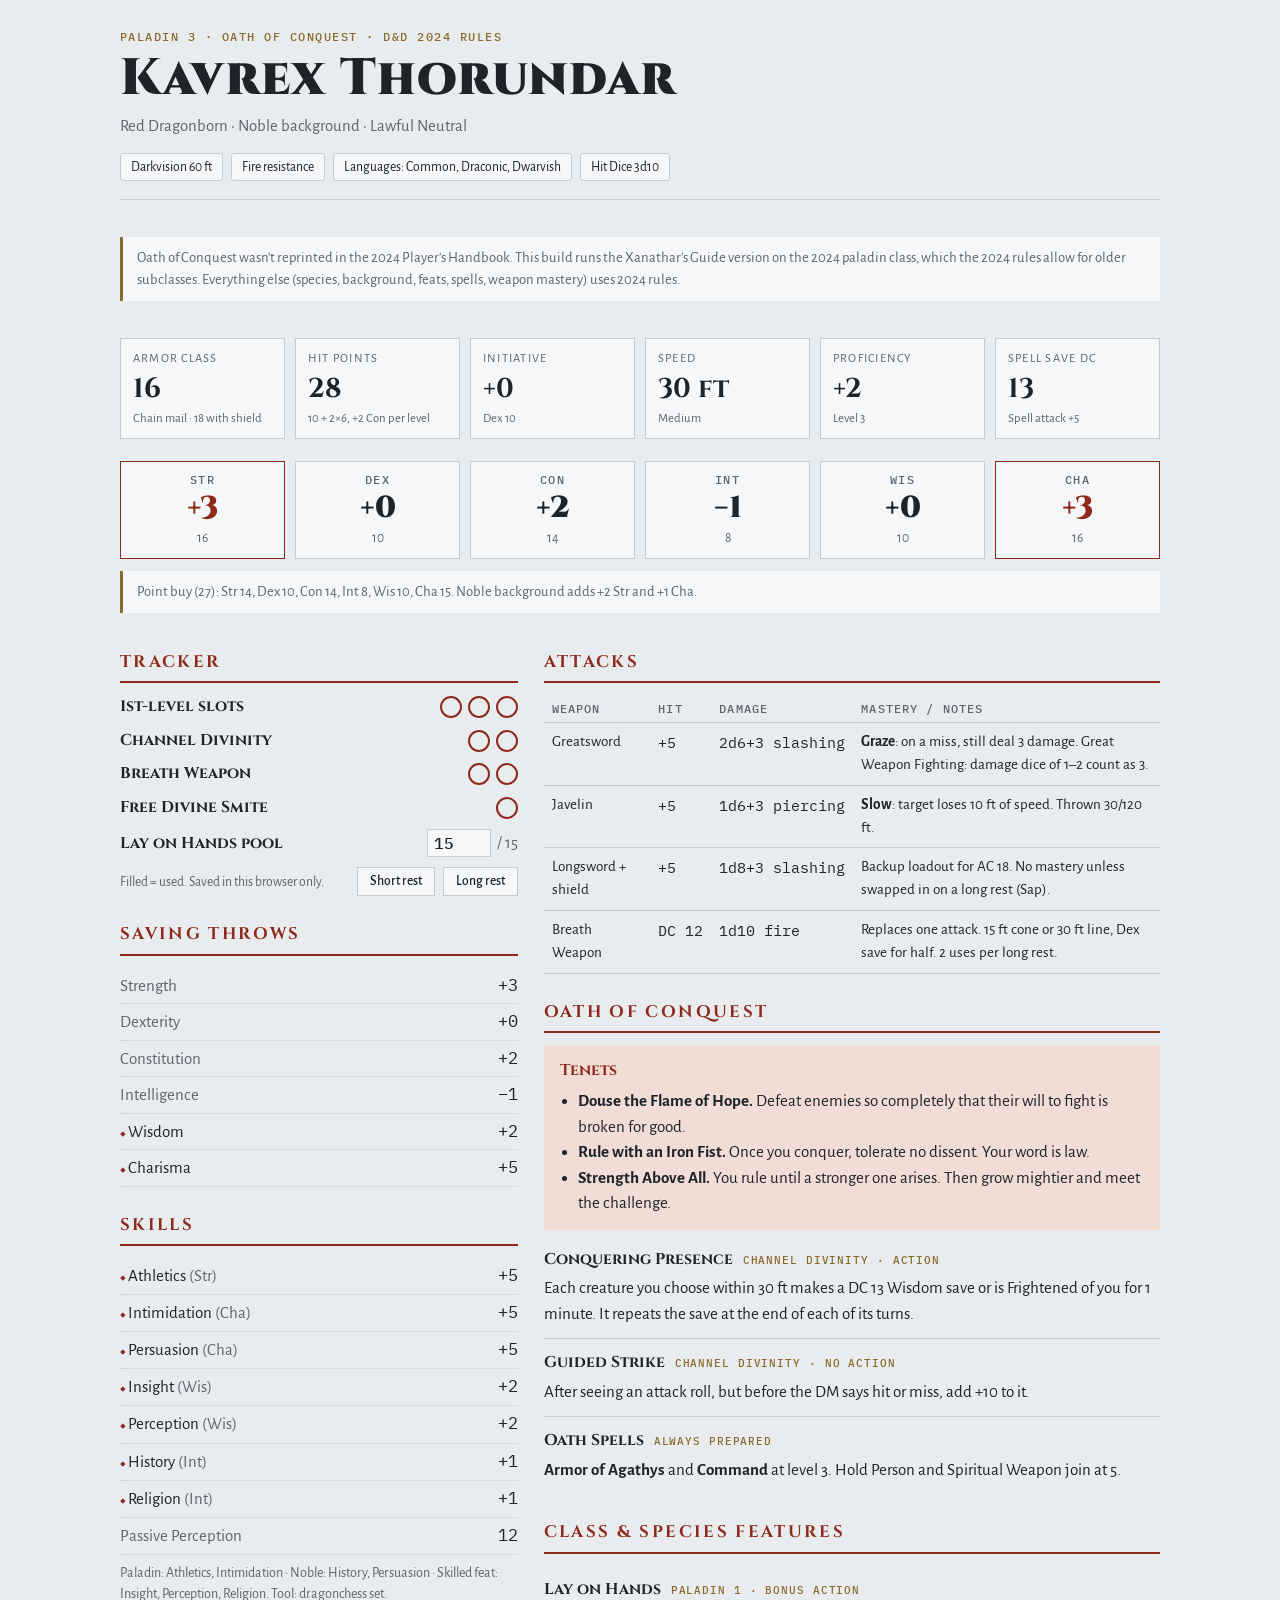
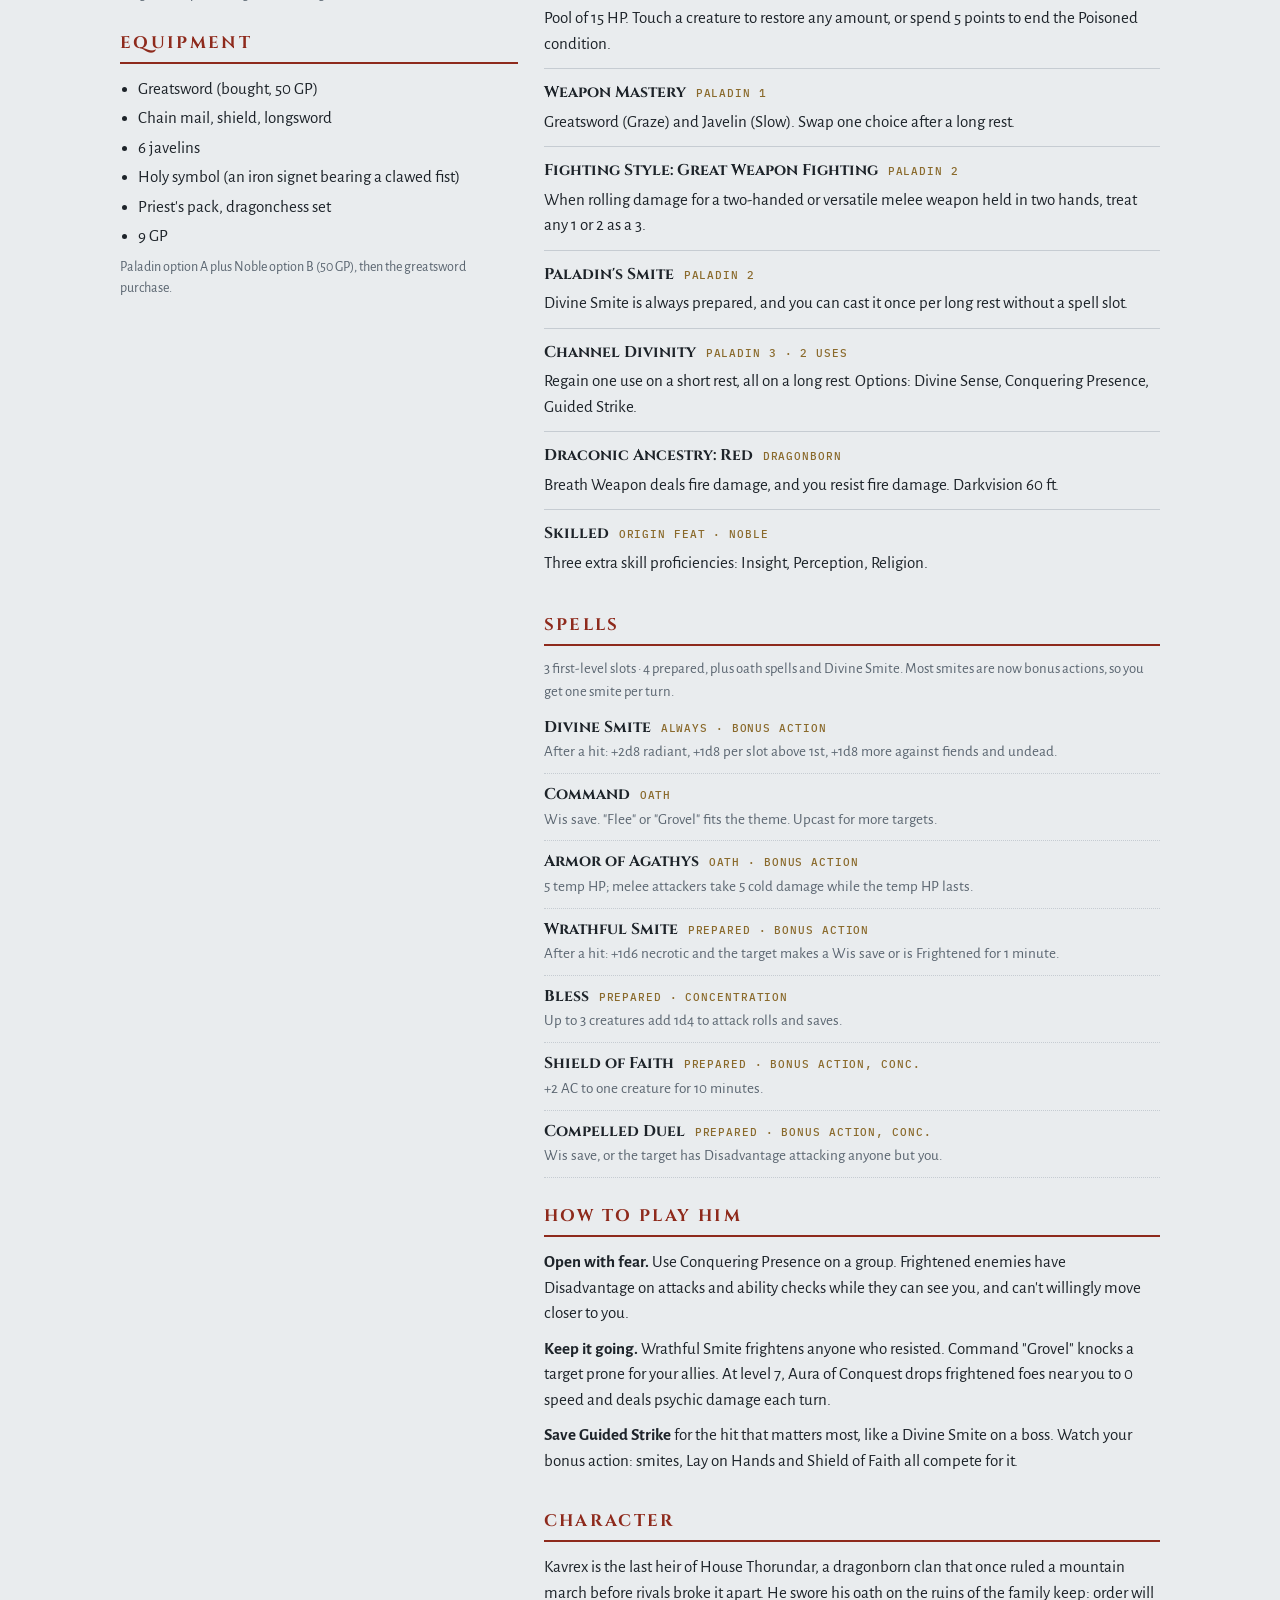
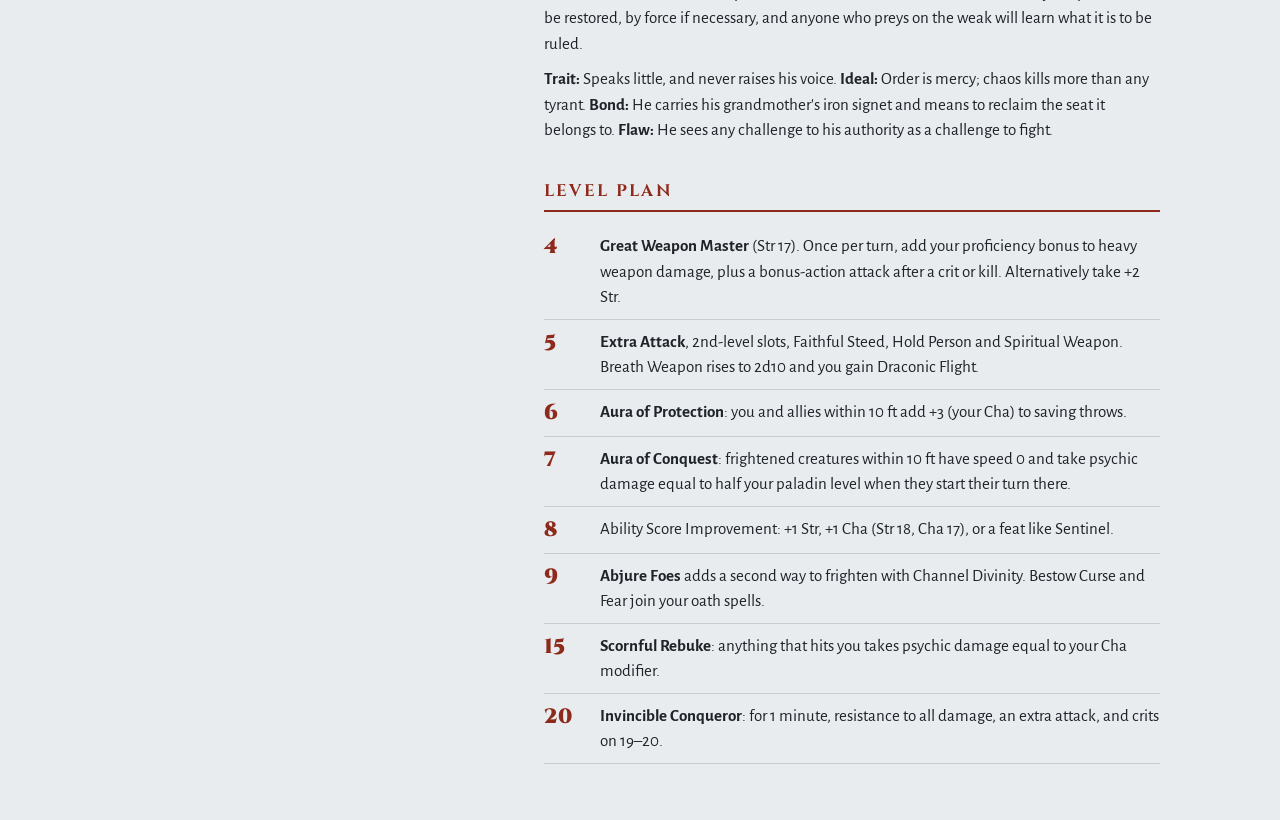
<file: Kavrex Thorundar.html>
<!doctype html><html><head><meta charset=utf8><meta name=viewport content="width=device-width,initial-scale=1,viewport-fit=cover"><style>:root{color-scheme:light;box-sizing:border-box;padding-top:env(safe-area-inset-top,0px);padding-bottom:env(safe-area-inset-bottom,0px)}html{scroll-padding-top:env(safe-area-inset-top,0px)}body{margin:0;padding:0;font:14px -apple-system,BlinkMacSystemFont,sans-serif;background:#faf9f5;color:#141413}img{max-width:100%}[hidden]:not([hidden=until-found i]){display:none!important}</style></head><body>
<title>Kavrex Thorundar</title>
<link rel="preconnect" href="https://fonts.googleapis.com">
<link rel="stylesheet" href="https://fonts.googleapis.com/css2?family=Cinzel:wght@500;700;900&family=Alegreya+Sans:ital,wght@0,400;0,500;0,700;1,400&family=IBM+Plex+Mono:wght@500&display=swap">
<style>
/* Layout: a forged-iron character sheet — identity band, stat strip, then a two-column ledger that stacks on phones */
:root{
  --bg:#e9ecee; --panel:#f6f7f8; --ink:#1d2329; --muted:#5a6570; --line:#c6ccd2;
  --accent:#8e2a1c; --accent-soft:#f1dcd6; --brass:#8a6a2c;
  --display:"Cinzel",Georgia,serif; --body:"Alegreya Sans",system-ui,sans-serif; --mono:"IBM Plex Mono",ui-monospace,monospace;
}
@media (prefers-color-scheme:dark){:root:not([data-theme="light"]){
  --bg:#14181c; --panel:#1c2126; --ink:#e3e6e9; --muted:#97a1ab; --line:#323a42;
  --accent:#e0705a; --accent-soft:#3a2420; --brass:#c9a35a; color-scheme:dark}}
:root[data-theme="dark"]{
  --bg:#14181c; --panel:#1c2126; --ink:#e3e6e9; --muted:#97a1ab; --line:#323a42;
  --accent:#e0705a; --accent-soft:#3a2420; --brass:#c9a35a; color-scheme:dark}
*{box-sizing:border-box}
body{background:var(--bg);color:var(--ink);font:17px/1.5 var(--body);margin:0}
.wrap{max-width:1080px;margin:0 auto;padding-inline:20px;padding-block:28px 56px;display:grid;gap:22px}
h1,h2,h3{font-family:var(--display);text-wrap:balance;margin:0}
h1{font-size:clamp(2rem,6vw,3.2rem);font-weight:900;letter-spacing:.02em;line-height:1.05}
h2{font-size:1.05rem;letter-spacing:.14em;text-transform:uppercase;color:var(--accent);padding-bottom:6px;border-bottom:2px solid var(--accent);margin-bottom:12px}
h3{font-size:.98rem;font-weight:700}
.eyebrow{font:500 .78rem var(--mono);letter-spacing:.12em;text-transform:uppercase;color:var(--brass)}
.sub{color:var(--muted);font-size:1.05rem}
header{display:grid;gap:8px;padding-bottom:18px;border-bottom:1px solid var(--line)}
.tags{display:flex;flex-wrap:wrap;gap:8px;margin-top:6px}
.tag{font-size:.85rem;padding:3px 10px;border:1px solid var(--line);border-radius:3px;background:var(--panel)}
.note{font-size:.92rem;color:var(--muted);background:var(--panel);border-left:3px solid var(--brass);padding:10px 14px}
.strip{display:grid;grid-template-columns:repeat(auto-fit,minmax(120px,1fr));gap:10px}
.stat{background:var(--panel);border:1px solid var(--line);padding:10px 12px;display:grid;gap:2px}
.stat b{font:700 1.7rem var(--display);font-variant-numeric:tabular-nums}
.stat span{font-size:.78rem;text-transform:uppercase;letter-spacing:.1em;color:var(--muted)}
.stat small{font-size:.8rem;color:var(--muted)}
.abil{display:grid;grid-template-columns:repeat(6,1fr);gap:10px}
.ab{text-align:center;border:1px solid var(--line);background:var(--panel);padding:10px 4px}
.ab .n{font:500 .74rem var(--mono);letter-spacing:.1em;color:var(--muted)}
.ab .m{font:900 1.9rem var(--display);font-variant-numeric:tabular-nums;color:var(--ink)}
.ab .s{font-size:.85rem;color:var(--muted)}
.ab.key{border-color:var(--accent)} .ab.key .m{color:var(--accent)}
.cols{display:grid;grid-template-columns:minmax(0,1fr) minmax(0,1.55fr);gap:26px;align-items:start}
.col{display:grid;gap:26px;min-width:0}
section{min-width:0}
.rows{display:grid}
.row{display:flex;justify-content:space-between;gap:12px;padding:5px 0;border-bottom:1px dotted var(--line)}
.row .v{font-family:var(--mono);font-variant-numeric:tabular-nums}
.row.p .k::before{content:"◆ ";color:var(--accent);font-size:.75em}
.row:not(.p) .k{color:var(--muted)}
.scroll{overflow-x:auto}
table{width:100%;border-collapse:collapse;font-size:.95rem}
th{text-align:left;font:500 .72rem var(--mono);letter-spacing:.1em;text-transform:uppercase;color:var(--muted);padding:6px 8px;border-bottom:1px solid var(--line)}
td{padding:8px;border-bottom:1px solid var(--line);vertical-align:top}
td.n{font-family:var(--mono);white-space:nowrap}
.feat{display:grid;gap:4px;padding:12px 0;border-bottom:1px solid var(--line)}
.feat:last-child{border-bottom:0}
.feat p{margin:0}
.src{font:500 .7rem var(--mono);letter-spacing:.08em;text-transform:uppercase;color:var(--brass);margin-left:6px}
.oath{background:var(--accent-soft);padding:14px 16px;margin-bottom:6px}
.oath h3{color:var(--accent)}
.oath ul{margin:6px 0 0;padding-left:18px}
.track{display:grid;gap:10px}
.tr{display:flex;flex-wrap:wrap;align-items:center;gap:10px;justify-content:space-between}
.pips{display:flex;gap:6px;flex-wrap:wrap}
.pip{width:22px;height:22px;border:2px solid var(--accent);background:transparent;border-radius:50%;cursor:pointer;padding:0}
.pip[aria-pressed="true"]{background:var(--accent)}
.pip:focus-visible,.btn:focus-visible,input:focus-visible{outline:2px solid var(--brass);outline-offset:2px}
.loh{display:flex;align-items:center;gap:6px}
.loh input{width:64px;font:500 1rem var(--mono);padding:3px 6px;background:var(--panel);color:var(--ink);border:1px solid var(--line)}
.btn{font:500 .85rem var(--body);padding:5px 12px;border:1px solid var(--line);background:var(--panel);color:var(--ink);cursor:pointer}
.btn:hover{border-color:var(--accent)}
.spell{display:grid;gap:2px;padding:9px 0;border-bottom:1px dotted var(--line)}
.spell p{margin:0;font-size:.95rem;color:var(--muted)}
.lvl{display:grid;grid-template-columns:44px minmax(0,1fr);gap:12px;padding:9px 0;border-bottom:1px solid var(--line)}
.lvl .L{font:900 1.3rem var(--display);color:var(--accent)}
.lvl p{margin:0}
ul.plain{margin:0;padding-left:18px;display:grid;gap:4px}
.prose p{margin:0 0 10px;max-width:68ch}
@media (max-width:820px){.cols{grid-template-columns:minmax(0,1fr)}.abil{grid-template-columns:repeat(3,1fr)}}
</style>

<div class="wrap">
<header>
  <div class="eyebrow">Paladin 3 · Oath of Conquest · D&amp;D 2024 rules</div>
  <h1>Kavrex Thorundar</h1>
  <div class="sub">Red Dragonborn · Noble background · Lawful Neutral</div>
  <div class="tags">
    <span class="tag">Darkvision 60 ft</span><span class="tag">Fire resistance</span>
    <span class="tag">Languages: Common, Draconic, Dwarvish</span><span class="tag">Hit Dice 3d10</span>
  </div>
</header>

<p class="note">Oath of Conquest wasn't reprinted in the 2024 Player's Handbook. This build runs the Xanathar's Guide version on the 2024 paladin class, which the 2024 rules allow for older subclasses. Everything else (species, background, feats, spells, weapon mastery) uses 2024 rules.</p>

<div class="strip">
  <div class="stat"><span>Armor Class</span><b>16</b><small>Chain mail · 18 with shield</small></div>
  <div class="stat"><span>Hit Points</span><b>28</b><small>10 + 2×6, +2 Con per level</small></div>
  <div class="stat"><span>Initiative</span><b>+0</b><small>Dex 10</small></div>
  <div class="stat"><span>Speed</span><b>30 ft</b><small>Medium</small></div>
  <div class="stat"><span>Proficiency</span><b>+2</b><small>Level 3</small></div>
  <div class="stat"><span>Spell Save DC</span><b>13</b><small>Spell attack +5</small></div>
</div>

<div class="abil">
  <div class="ab key"><div class="n">STR</div><div class="m">+3</div><div class="s">16</div></div>
  <div class="ab"><div class="n">DEX</div><div class="m">+0</div><div class="s">10</div></div>
  <div class="ab"><div class="n">CON</div><div class="m">+2</div><div class="s">14</div></div>
  <div class="ab"><div class="n">INT</div><div class="m">−1</div><div class="s">8</div></div>
  <div class="ab"><div class="n">WIS</div><div class="m">+0</div><div class="s">10</div></div>
  <div class="ab key"><div class="n">CHA</div><div class="m">+3</div><div class="s">16</div></div>
</div>
<p class="note" style="margin-top:-10px">Point buy (27): Str 14, Dex 10, Con 14, Int 8, Wis 10, Cha 15. Noble background adds +2 Str and +1 Cha.</p>

<div class="cols">
<div class="col">

<section>
  <h2>Tracker</h2>
  <div class="track" id="track">
    <div class="tr"><h3>1st-level slots</h3><div class="pips" data-key="slots" data-n="3"></div></div>
    <div class="tr"><h3>Channel Divinity</h3><div class="pips" data-key="cd" data-n="2"></div></div>
    <div class="tr"><h3>Breath Weapon</h3><div class="pips" data-key="breath" data-n="2"></div></div>
    <div class="tr"><h3>Free Divine Smite</h3><div class="pips" data-key="smite" data-n="1"></div></div>
    <div class="tr"><h3>Lay on Hands pool</h3><div class="loh"><input id="loh" type="number" min="0" max="15" value="15" aria-label="Lay on Hands points left"><span class="sub">/ 15</span></div></div>
    <div class="tr"><span class="sub" style="font-size:.85rem">Filled = used. Saved in this browser only.</span>
      <span style="display:flex;gap:8px"><button class="btn" id="sr">Short rest</button><button class="btn" id="lr">Long rest</button></span></div>
  </div>
</section>

<section>
  <h2>Saving Throws</h2>
  <div class="rows">
    <div class="row"><span class="k">Strength</span><span class="v">+3</span></div>
    <div class="row"><span class="k">Dexterity</span><span class="v">+0</span></div>
    <div class="row"><span class="k">Constitution</span><span class="v">+2</span></div>
    <div class="row"><span class="k">Intelligence</span><span class="v">−1</span></div>
    <div class="row p"><span class="k">Wisdom</span><span class="v">+2</span></div>
    <div class="row p"><span class="k">Charisma</span><span class="v">+5</span></div>
  </div>
</section>

<section>
  <h2>Skills</h2>
  <div class="rows">
    <div class="row p"><span class="k">Athletics <small class="sub">(Str)</small></span><span class="v">+5</span></div>
    <div class="row p"><span class="k">Intimidation <small class="sub">(Cha)</small></span><span class="v">+5</span></div>
    <div class="row p"><span class="k">Persuasion <small class="sub">(Cha)</small></span><span class="v">+5</span></div>
    <div class="row p"><span class="k">Insight <small class="sub">(Wis)</small></span><span class="v">+2</span></div>
    <div class="row p"><span class="k">Perception <small class="sub">(Wis)</small></span><span class="v">+2</span></div>
    <div class="row p"><span class="k">History <small class="sub">(Int)</small></span><span class="v">+1</span></div>
    <div class="row p"><span class="k">Religion <small class="sub">(Int)</small></span><span class="v">+1</span></div>
    <div class="row"><span class="k">Passive Perception</span><span class="v">12</span></div>
  </div>
  <p class="sub" style="font-size:.88rem;margin:8px 0 0">Paladin: Athletics, Intimidation · Noble: History, Persuasion · Skilled feat: Insight, Perception, Religion. Tool: dragonchess set.</p>
</section>

<section>
  <h2>Equipment</h2>
  <ul class="plain">
    <li>Greatsword (bought, 50 GP)</li>
    <li>Chain mail, shield, longsword</li>
    <li>6 javelins</li>
    <li>Holy symbol (an iron signet bearing a clawed fist)</li>
    <li>Priest's pack, dragonchess set</li>
    <li>9 GP</li>
  </ul>
  <p class="sub" style="font-size:.88rem;margin:8px 0 0">Paladin option A plus Noble option B (50 GP), then the greatsword purchase.</p>
</section>

</div>
<div class="col">

<section>
  <h2>Attacks</h2>
  <div class="scroll"><table>
    <thead><tr><th>Weapon</th><th>Hit</th><th>Damage</th><th>Mastery / notes</th></tr></thead>
    <tbody>
      <tr><td>Greatsword</td><td class="n">+5</td><td class="n">2d6+3 slashing</td><td><b>Graze</b>: on a miss, still deal 3 damage. Great Weapon Fighting: damage dice of 1–2 count as 3.</td></tr>
      <tr><td>Javelin</td><td class="n">+5</td><td class="n">1d6+3 piercing</td><td><b>Slow</b>: target loses 10 ft of speed. Thrown 30/120 ft.</td></tr>
      <tr><td>Longsword + shield</td><td class="n">+5</td><td class="n">1d8+3 slashing</td><td>Backup loadout for AC 18. No mastery unless swapped in on a long rest (Sap).</td></tr>
      <tr><td>Breath Weapon</td><td class="n">DC 12</td><td class="n">1d10 fire</td><td>Replaces one attack. 15 ft cone or 30 ft line, Dex save for half. 2 uses per long rest.</td></tr>
    </tbody>
  </table></div>
</section>

<section>
  <h2>Oath of Conquest</h2>
  <div class="oath">
    <h3>Tenets</h3>
    <ul>
      <li><b>Douse the Flame of Hope.</b> Defeat enemies so completely that their will to fight is broken for good.</li>
      <li><b>Rule with an Iron Fist.</b> Once you conquer, tolerate no dissent. Your word is law.</li>
      <li><b>Strength Above All.</b> You rule until a stronger one arises. Then grow mightier and meet the challenge.</li>
    </ul>
  </div>
  <div class="feat"><h3>Conquering Presence <span class="src">Channel Divinity · action</span></h3>
    <p>Each creature you choose within 30 ft makes a DC 13 Wisdom save or is Frightened of you for 1 minute. It repeats the save at the end of each of its turns.</p></div>
  <div class="feat"><h3>Guided Strike <span class="src">Channel Divinity · no action</span></h3>
    <p>After seeing an attack roll, but before the DM says hit or miss, add +10 to it.</p></div>
  <div class="feat"><h3>Oath Spells <span class="src">Always prepared</span></h3>
    <p><b>Armor of Agathys</b> and <b>Command</b> at level 3. Hold Person and Spiritual Weapon join at 5.</p></div>
</section>

<section>
  <h2>Class &amp; Species Features</h2>
  <div class="feat"><h3>Lay on Hands <span class="src">Paladin 1 · bonus action</span></h3>
    <p>Pool of 15 HP. Touch a creature to restore any amount, or spend 5 points to end the Poisoned condition.</p></div>
  <div class="feat"><h3>Weapon Mastery <span class="src">Paladin 1</span></h3>
    <p>Greatsword (Graze) and Javelin (Slow). Swap one choice after a long rest.</p></div>
  <div class="feat"><h3>Fighting Style: Great Weapon Fighting <span class="src">Paladin 2</span></h3>
    <p>When rolling damage for a two-handed or versatile melee weapon held in two hands, treat any 1 or 2 as a 3.</p></div>
  <div class="feat"><h3>Paladin's Smite <span class="src">Paladin 2</span></h3>
    <p>Divine Smite is always prepared, and you can cast it once per long rest without a spell slot.</p></div>
  <div class="feat"><h3>Channel Divinity <span class="src">Paladin 3 · 2 uses</span></h3>
    <p>Regain one use on a short rest, all on a long rest. Options: Divine Sense, Conquering Presence, Guided Strike.</p></div>
  <div class="feat"><h3>Draconic Ancestry: Red <span class="src">Dragonborn</span></h3>
    <p>Breath Weapon deals fire damage, and you resist fire damage. Darkvision 60 ft.</p></div>
  <div class="feat"><h3>Skilled <span class="src">Origin feat · Noble</span></h3>
    <p>Three extra skill proficiencies: Insight, Perception, Religion.</p></div>
</section>

<section>
  <h2>Spells</h2>
  <p class="sub" style="margin:0 0 4px;font-size:.92rem">3 first-level slots · 4 prepared, plus oath spells and Divine Smite. Most smites are now bonus actions, so you get one smite per turn.</p>
  <div class="spell"><h3>Divine Smite <span class="src">Always · bonus action</span></h3><p>After a hit: +2d8 radiant, +1d8 per slot above 1st, +1d8 more against fiends and undead.</p></div>
  <div class="spell"><h3>Command <span class="src">Oath</span></h3><p>Wis save. "Flee" or "Grovel" fits the theme. Upcast for more targets.</p></div>
  <div class="spell"><h3>Armor of Agathys <span class="src">Oath · bonus action</span></h3><p>5 temp HP; melee attackers take 5 cold damage while the temp HP lasts.</p></div>
  <div class="spell"><h3>Wrathful Smite <span class="src">Prepared · bonus action</span></h3><p>After a hit: +1d6 necrotic and the target makes a Wis save or is Frightened for 1 minute.</p></div>
  <div class="spell"><h3>Bless <span class="src">Prepared · concentration</span></h3><p>Up to 3 creatures add 1d4 to attack rolls and saves.</p></div>
  <div class="spell"><h3>Shield of Faith <span class="src">Prepared · bonus action, conc.</span></h3><p>+2 AC to one creature for 10 minutes.</p></div>
  <div class="spell"><h3>Compelled Duel <span class="src">Prepared · bonus action, conc.</span></h3><p>Wis save, or the target has Disadvantage attacking anyone but you.</p></div>
</section>

<section>
  <h2>How to Play Him</h2>
  <div class="prose">
    <p><b>Open with fear.</b> Use Conquering Presence on a group. Frightened enemies have Disadvantage on attacks and ability checks while they can see you, and can't willingly move closer to you.</p>
    <p><b>Keep it going.</b> Wrathful Smite frightens anyone who resisted. Command "Grovel" knocks a target prone for your allies. At level 7, Aura of Conquest drops frightened foes near you to 0 speed and deals psychic damage each turn.</p>
    <p><b>Save Guided Strike</b> for the hit that matters most, like a Divine Smite on a boss. Watch your bonus action: smites, Lay on Hands and Shield of Faith all compete for it.</p>
  </div>
</section>

<section>
  <h2>Character</h2>
  <div class="prose">
    <p>Kavrex is the last heir of House Thorundar, a dragonborn clan that once ruled a mountain march before rivals broke it apart. He swore his oath on the ruins of the family keep: order will be restored, by force if necessary, and anyone who preys on the weak will learn what it is to be ruled.</p>
    <p><b>Trait:</b> Speaks little, and never raises his voice. <b>Ideal:</b> Order is mercy; chaos kills more than any tyrant. <b>Bond:</b> He carries his grandmother's iron signet and means to reclaim the seat it belongs to. <b>Flaw:</b> He sees any challenge to his authority as a challenge to fight.</p>
  </div>
</section>

<section>
  <h2>Level Plan</h2>
  <div class="lvl"><div class="L">4</div><p><b>Great Weapon Master</b> (Str 17). Once per turn, add your proficiency bonus to heavy weapon damage, plus a bonus-action attack after a crit or kill. Alternatively take +2 Str.</p></div>
  <div class="lvl"><div class="L">5</div><p><b>Extra Attack</b>, 2nd-level slots, Faithful Steed, Hold Person and Spiritual Weapon. Breath Weapon rises to 2d10 and you gain Draconic Flight.</p></div>
  <div class="lvl"><div class="L">6</div><p><b>Aura of Protection</b>: you and allies within 10 ft add +3 (your Cha) to saving throws.</p></div>
  <div class="lvl"><div class="L">7</div><p><b>Aura of Conquest</b>: frightened creatures within 10 ft have speed 0 and take psychic damage equal to half your paladin level when they start their turn there.</p></div>
  <div class="lvl"><div class="L">8</div><p>Ability Score Improvement: +1 Str, +1 Cha (Str 18, Cha 17), or a feat like Sentinel.</p></div>
  <div class="lvl"><div class="L">9</div><p><b>Abjure Foes</b> adds a second way to frighten with Channel Divinity. Bestow Curse and Fear join your oath spells.</p></div>
  <div class="lvl"><div class="L">15</div><p><b>Scornful Rebuke</b>: anything that hits you takes psychic damage equal to your Cha modifier.</p></div>
  <div class="lvl"><div class="L">20</div><p><b>Invincible Conqueror</b>: for 1 minute, resistance to all damage, an extra attack, and crits on 19–20.</p></div>
</section>

</div>
</div>
</div>

<script>
(function(){
  var KEY="kavrex-tracker-v1", st={};
  try{st=JSON.parse(localStorage.getItem(KEY)||"{}")||{}}catch(e){st={}}
  function save(){try{localStorage.setItem(KEY,JSON.stringify(st))}catch(e){}}
  var groups=document.querySelectorAll(".pips");
  function render(){
    groups.forEach(function(g){
      var k=g.dataset.key,n=+g.dataset.n,used=st[k]||0;g.innerHTML="";
      for(var i=0;i<n;i++){var b=document.createElement("button");b.className="pip";b.type="button";
        b.setAttribute("aria-pressed",i<used?"true":"false");b.setAttribute("aria-label",k+" "+(i+1));
        (function(i){b.onclick=function(){st[k]=(i<(st[k]||0))?i:i+1;save();render()}})(i);g.appendChild(b)}
    });
    var l=document.getElementById("loh");l.value=(st.loh==null?15:st.loh);
  }
  document.getElementById("loh").addEventListener("input",function(e){var v=Math.max(0,Math.min(15,parseInt(e.target.value,10)||0));st.loh=v;save()});
  document.getElementById("sr").onclick=function(){st.cd=Math.max(0,(st.cd||0)-1);save();render()};
  document.getElementById("lr").onclick=function(){st={};save();render()};
  render();
})();
</script>

</body></html>
</file>
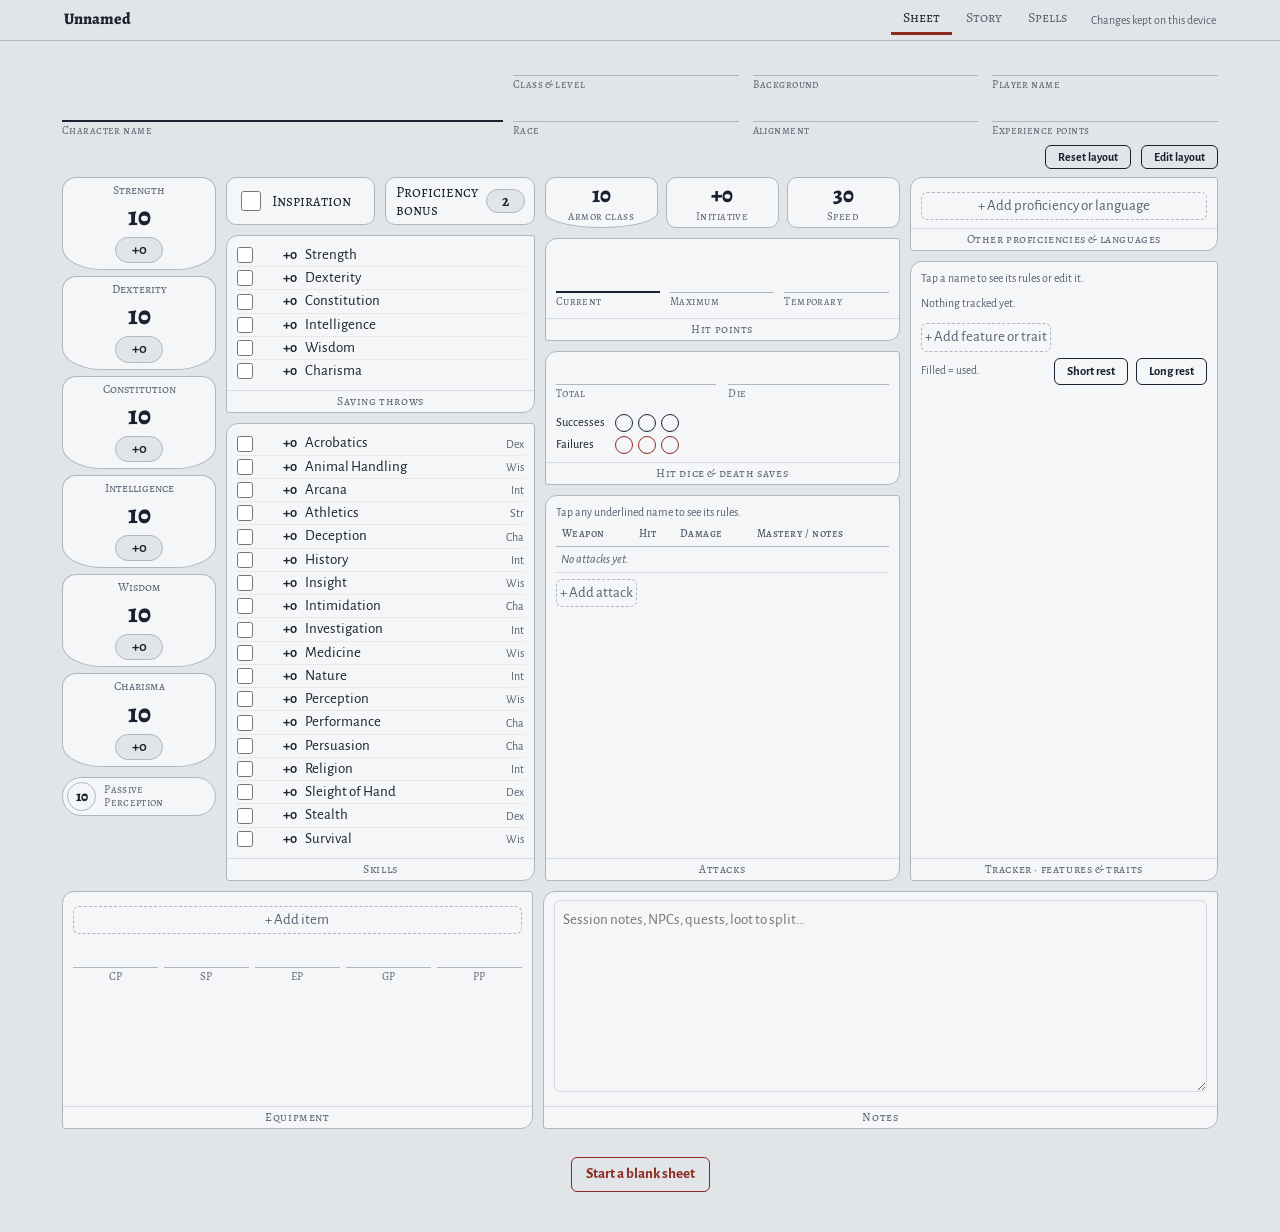
<file: petyr.html>
<!DOCTYPE html>
<html lang="en"><head><meta charset="utf-8"><meta name="viewport" content="width=device-width, initial-scale=1, viewport-fit=cover"><title>Blank character sheet</title><link rel="preconnect" href="https://fonts.googleapis.com"><link rel="preconnect" href="https://fonts.gstatic.com" crossorigin><link rel="stylesheet" href="https://fonts.googleapis.com/css2?family=Alegreya:wght@500;700;800&family=Alegreya+SC:wght@500;700&family=Alegreya+Sans:ital,wght@0,400;0,500;0,700;1,400&display=swap"><style id="css">
:root{--paper:#E2E5E8;--sheet:#F5F6F8;--ink:#1B2130;--muted:#586070;--line:#B0B6C0;--soft:#D5DAE0;--accent:#8C2A22;--accent-ink:#FFF6F3;--bronze:#7E6128;color-scheme:light}
@media (prefers-color-scheme:dark){:root:not([data-theme="light"]){--paper:#121519;--sheet:#1A1E25;--ink:#E3E6EB;--muted:#9AA2AF;--line:#3A414D;--soft:#262B34;--accent:#E3806F;--accent-ink:#1A0E0C;--bronze:#CFA960;color-scheme:dark}}
:root[data-theme="dark"]{--paper:#121519;--sheet:#1A1E25;--ink:#E3E6EB;--muted:#9AA2AF;--line:#3A414D;--soft:#262B34;--accent:#E3806F;--accent-ink:#1A0E0C;--bronze:#CFA960;color-scheme:dark}
:root{box-sizing:border-box;padding-top:env(safe-area-inset-top,0px);padding-bottom:env(safe-area-inset-bottom,0px)}
html{scroll-padding-top:calc(env(safe-area-inset-top,0px) + 70px)}
*,*::before,*::after{box-sizing:inherit}
body{margin:0;background:var(--paper);color:var(--ink);font:17px/1.45 "Alegreya Sans",system-ui,-apple-system,"Segoe UI",sans-serif}
body.locked{overflow:hidden}
button,input,textarea,select{font:inherit;color:inherit}
button{cursor:pointer}
:focus-visible{outline:2px solid var(--accent);outline-offset:2px}
.sc{font-family:"Alegreya SC",Georgia,serif;letter-spacing:.03em}
.serif{font-family:"Alegreya",Georgia,serif}

/* top bar */
.bar{position:sticky;top:env(safe-area-inset-top,0px);z-index:20;background:var(--paper);border-bottom:1px solid var(--line)}
.bar-in{max-width:1180px;margin:0 auto;padding:8px 14px;display:flex;align-items:center;gap:12px;flex-wrap:wrap}
.bar-name{font-family:"Alegreya",Georgia,serif;font-weight:800;font-size:1.15rem;flex:1 1 auto;min-width:0;white-space:nowrap;overflow:hidden;text-overflow:ellipsis}
.tabs{display:flex;gap:2px;order:3;width:100%}
.tab{flex:1;background:none;border:0;border-bottom:3px solid transparent;padding:6px 4px;font-family:"Alegreya SC",Georgia,serif;font-size:1rem;color:var(--muted)}
.tab[aria-selected="true"]{color:var(--ink);border-bottom-color:var(--accent)}
.savewrap{display:flex;align-items:center;gap:10px}
.status{font-size:.85rem;color:var(--muted)}
.status.dirty{color:var(--accent)}
.btn{border:1px solid var(--ink);background:var(--ink);color:var(--paper);border-radius:6px;padding:6px 14px;font-weight:700}
.btn:disabled{opacity:.5;cursor:default}
.btn.ghost{background:transparent;color:var(--ink)}
.btn.danger{background:transparent;color:var(--accent);border-color:var(--accent)}
.btn.accent{background:var(--accent);border-color:var(--accent);color:var(--accent-ink)}
@media(min-width:760px){.tabs{order:0;width:auto}.tab{flex:none;padding:6px 14px}}

main{max-width:1180px;margin:0 auto;padding:14px 14px 60px}
.page[hidden]{display:none}

/* boxes */
.box{background:var(--sheet);border:1px solid var(--line);border-radius:12px 3px 12px 3px;display:flex;flex-direction:column;min-width:0}
.box>.body{padding:12px 14px;flex:1}
.lab{font-family:"Alegreya SC",Georgia,serif;font-size:.85rem;letter-spacing:.05em;color:var(--muted);text-align:center;border-top:1px solid var(--soft);padding:4px 8px 6px}

/* fields */
.fld{display:flex;flex-direction:column;min-width:0}
.fld input,.fld textarea,.fld select,.plain{background:transparent;border:0;border-bottom:1px solid var(--line);padding:4px 2px;width:100%;border-radius:0}
.fld textarea,textarea.plain{border:1px solid var(--soft);border-radius:6px;padding:8px;resize:vertical;line-height:1.45}
.fl{font-size:.78rem;color:var(--muted);font-family:"Alegreya SC",Georgia,serif;letter-spacing:.04em;padding-top:2px}
input[type=number]{-moz-appearance:textfield}
input::-webkit-outer-spin-button,input::-webkit-inner-spin-button{-webkit-appearance:none;margin:0}

/* header */
.head{display:grid;gap:14px;grid-template-columns:1fr;margin-bottom:14px}
.cname input{font-family:"Alegreya",Georgia,serif;font-weight:800;font-size:2.4rem;line-height:1.1;border-bottom:2px solid var(--ink);padding:0 2px 4px}
.meta{display:grid;grid-template-columns:repeat(2,minmax(0,1fr));gap:10px 16px}
@media(min-width:760px){.head{grid-template-columns:minmax(0,1fr) minmax(0,1.6fr);align-items:end}.meta{grid-template-columns:repeat(3,minmax(0,1fr))}}

/* sheet grid */
.col{display:flex;flex-direction:column;gap:14px;min-width:0}
/* movable / resizable layout: bands of columns holding blocks; stacked below 900px */
.lay,.band{display:flex;flex-direction:column;gap:14px}
@media(min-width:900px){.band{display:grid;grid-template-columns:var(--cols)}}
.lcol{position:relative}
.blk{position:relative;display:flex;flex-direction:column;min-width:0}
.blk>.box{flex:1}
@media(min-width:900px){.lcol>.blk:last-of-type{flex:1}.blk.fixh>:first-child{height:var(--h);overflow:auto;flex:none}}
.bmove,.bsz,.csz{display:none}
.layctl{display:none;align-items:center;gap:10px;justify-content:flex-end;margin:-4px 0 8px;font-size:.85rem;color:var(--muted)}
.layctl .btn{padding:3px 12px;font-size:.85rem}
.layhelp{display:none;flex:1}
@media(min-width:900px){
 .layctl{display:flex}
 body.editlay .layhelp{display:block}
 body.editlay .lcol{min-height:80px;outline:1px dashed var(--line);outline-offset:4px;border-radius:6px}
 body.editlay .blk{outline:1.5px dashed var(--accent);outline-offset:2px;border-radius:6px}
 body.editlay .blk.dragging{opacity:.75}
 body.editlay .bmove{display:grid;place-items:center;position:absolute;top:-9px;left:-9px;z-index:6;width:26px;height:26px;border-radius:50%;background:var(--accent);color:var(--accent-ink);cursor:grab;touch-action:none;user-select:none;font-size:.95rem;box-shadow:0 1px 4px rgba(0,0,0,.3)}
 body.editlay .bsz{display:block;position:absolute;left:50%;bottom:-6px;transform:translateX(-50%);z-index:6;width:46px;height:10px;border-radius:6px;background:var(--accent);cursor:ns-resize;touch-action:none}
 body.editlay .csz{display:block;position:absolute;top:0;bottom:0;right:-10px;z-index:5;width:7px;border-radius:4px;background:var(--line);cursor:ew-resize;touch-action:none}
 body.editlay .csz:hover{background:var(--accent)}
}

/* abilities */
.abils{display:grid;grid-template-columns:repeat(auto-fit,minmax(92px,1fr));gap:10px}
.abil{background:var(--sheet);border:1px solid var(--line);border-radius:14px 14px 40px 40px/14px 14px 22px 22px;text-align:center;padding:8px 6px 10px;display:flex;flex-direction:column;align-items:center}
.abil .an{font-family:"Alegreya SC",Georgia,serif;font-size:.85rem;color:var(--muted)}
.abil input{width:100%;text-align:center;border:0;background:transparent;font-family:"Alegreya",Georgia,serif;font-weight:800;font-size:2.3rem;line-height:1;margin:2px 0 6px;padding:0}
.abil .am{min-width:3.2em;text-align:center;border:1px solid var(--line);border-radius:999px;background:var(--paper);padding:2px 0;font-weight:700}

/* small stat tiles */
.tiles{display:grid;grid-template-columns:repeat(3,minmax(0,1fr));gap:10px}
.tile{background:var(--sheet);border:1px solid var(--line);border-radius:10px;text-align:center;padding:8px 4px 4px;display:flex;flex-direction:column;justify-content:space-between}
.tile .big{font-family:"Alegreya",Georgia,serif;font-weight:800;font-size:1.9rem;line-height:1.1}
.tile input{text-align:center;border:0;background:transparent;width:100%;font-family:"Alegreya",Georgia,serif;font-weight:800;font-size:1.9rem;line-height:1.1;padding:0}
.tile .fl{text-align:center}
.shield{border-radius:10px 10px 50% 50%/10px 10px 30% 30%}

.row2{display:flex;flex-wrap:wrap;gap:10px;align-items:stretch}
.row2 .insp{flex:1 1 130px;min-width:0}
.row2 .insp label{line-height:1.2}
.insp{display:flex;align-items:center;gap:10px;background:var(--sheet);border:1px solid var(--line);border-radius:10px;padding:8px 12px}
.insp label{display:flex;align-items:center;gap:8px;font-family:"Alegreya SC",Georgia,serif}
.insp input[type=checkbox]{width:20px;height:20px;accent-color:var(--accent)}
.profin{flex:none;width:2.6em;text-align:center;border:1px solid var(--line);border-radius:999px;background:var(--paper);font-weight:700;padding:2px 0}

/* checks */
.checks{list-style:none;margin:0;padding:0}
.checks li{display:flex;align-items:center;gap:8px;padding:3px 0;border-bottom:1px dotted var(--soft)}
.checks li:last-child{border-bottom:0}
.checks input{width:18px;height:18px;accent-color:var(--ink);margin:0;flex:none}
.checks .v{width:2.4em;text-align:right;font-weight:700;font-variant-numeric:tabular-nums;flex:none}
.checks .ab{color:var(--muted);font-size:.85rem;margin-left:auto}
.checks label{display:flex;align-items:center;gap:8px;flex:1;cursor:pointer}
.passive{display:flex;align-items:center;gap:8px;background:var(--sheet);border:1px solid var(--line);border-radius:999px;padding:4px 10px 4px 4px}
.passive .big{font-family:"Alegreya",Georgia,serif;font-weight:800;font-size:1.05rem;width:2em;height:2em;flex:none;border:1px solid var(--line);border-radius:50%;display:grid;place-items:center}
.passive .sc{font-size:.78rem;line-height:1.2;color:var(--muted)}

/* hp */
.hp{display:grid;grid-template-columns:repeat(3,minmax(0,1fr));gap:10px;align-items:end}
.hp .cur input{font-family:"Alegreya",Georgia,serif;font-weight:800;font-size:2.6rem;text-align:center;border-bottom:2px solid var(--ink)}
.hp .fld input{text-align:center}
.ds{display:grid;grid-template-columns:auto 1fr;gap:4px 10px;align-items:center;font-size:.9rem}

/* pips */
.pips{display:inline-flex;gap:5px;flex-wrap:wrap;vertical-align:middle}.ds .pips{flex-wrap:nowrap}
.pip{width:18px;height:18px;border-radius:50%;border:1.5px solid var(--ink);background:transparent;padding:0}
.pip.on{background:var(--ink)}
.pips.red .pip{border-color:var(--accent)}.pips.red .pip.on{background:var(--accent)}

/* entries */
.list{display:flex;flex-direction:column}
.grip{cursor:grab;touch-action:none;user-select:none;-webkit-user-select:none;color:var(--muted);padding:2px 4px;font-size:1.05rem;line-height:1;flex:none;border-radius:4px}
.grip:hover{color:var(--ink)}
.dragging{background:var(--soft);cursor:grabbing}
.dragging .grip{cursor:grabbing}
.tl,.wn{display:flex;align-items:center;gap:6px;min-width:0}
@media print{.grip{display:none}}
.erow{display:flex;align-items:center;gap:8px 12px;flex-wrap:wrap;padding:7px 0;border-bottom:1px solid var(--soft)}
.ename{background:none;border:0;padding:0;text-align:left;font-weight:700;text-decoration:underline;text-decoration-style:dotted;text-decoration-color:var(--accent);text-decoration-thickness:2px;text-underline-offset:4px}
.ename:hover{color:var(--accent)}
.ename.norule{text-decoration-color:var(--line);font-weight:500}
.erow .atk{font-variant-numeric:tabular-nums;font-weight:700;margin-left:auto}
.erow .dmg{color:var(--muted);min-width:7.5em;text-align:right}
.erow .note{color:var(--muted);font-size:.88rem;font-style:italic}
.erow .pips{margin-left:auto}
.erow.spell input[type=checkbox]{width:17px;height:17px;accent-color:var(--accent);margin:0}
.add{background:none;border:1px dashed var(--line);border-radius:6px;color:var(--muted);padding:6px;margin-top:10px}
.add:hover{color:var(--ink);border-color:var(--ink)}
.hint{font-size:.85rem;color:var(--muted);margin:0 0 6px}

/* attacks table */
.scroll{overflow-x:auto}
.atable{width:100%;border-collapse:collapse;font-size:.92rem}
.atable th{text-align:left;font-family:"Alegreya SC",Georgia,serif;font-size:.78rem;letter-spacing:.05em;color:var(--muted);font-weight:500;padding:4px 6px;border-bottom:1px solid var(--line)}
.atable td{padding:7px 6px;border-bottom:1px solid var(--soft);vertical-align:top}
.atable td.n{font-variant-numeric:tabular-nums;white-space:nowrap;font-weight:700}
.atable td.d{white-space:nowrap}
.atable .empty td{color:var(--muted);font-style:italic}
.rl{background:none;border:0;padding:0;font:inherit;color:inherit;text-align:left;text-decoration:underline dotted var(--accent);text-decoration-thickness:2px;text-underline-offset:3px}
.rl:hover{color:var(--accent)}
/* tracker */
.trk{display:flex;flex-direction:column}
.tr{display:flex;flex-wrap:wrap;align-items:center;gap:6px 12px;justify-content:space-between;padding:8px 0;border-bottom:1px solid var(--soft)}
.tr .tn{display:flex;flex-direction:column;min-width:0}
.tr .rl{font-weight:700}
.tr .sub{font-size:.82rem;color:var(--muted)}
.tr .pip{width:22px;height:22px}
.pool{display:flex;align-items:center;gap:6px;color:var(--muted)}
.pool input{width:4em;text-align:center;border:1px solid var(--line);border-radius:999px;background:var(--paper);padding:2px 0;color:var(--ink);font-weight:700}
.rests{display:flex;flex-wrap:wrap;align-items:center;gap:8px;justify-content:space-between;margin-top:10px}
.rests .sub{font-size:.82rem;color:var(--muted)}
.rests .btn{padding:4px 12px;font-size:.9rem}
.opts{display:flex;flex-wrap:wrap;gap:6px 16px;padding:4px 0}
.opts label{display:flex;align-items:center;gap:6px}
.opts input{width:17px;height:17px;accent-color:var(--accent);margin:0}

.b-notes textarea{width:100%;min-height:180px;background:transparent;border:1px solid var(--soft);border-radius:6px;padding:8px;resize:vertical;line-height:1.45}
.coins{display:grid;grid-template-columns:repeat(auto-fit,minmax(42px,1fr));gap:6px;margin-top:12px}
.coins .fld input{text-align:center}
.coins .fl{text-align:center}

/* story */
.story{display:grid;gap:14px;grid-template-columns:1fr}
@media(min-width:760px){.story{grid-template-columns:minmax(0,1fr) minmax(0,1.6fr)}}
.phys{display:grid;grid-template-columns:repeat(3,minmax(0,1fr));gap:10px 16px}

/* spells */
.spellhead{display:grid;grid-template-columns:repeat(2,minmax(0,1fr));gap:12px;margin-bottom:14px}
@media(min-width:760px){.spellhead{grid-template-columns:2fr 1.3fr 1fr 1fr}}
.spellgrid{display:grid;gap:14px;grid-template-columns:1fr}
@media(min-width:760px){.spellgrid{grid-template-columns:repeat(2,minmax(0,1fr))}}
@media(min-width:1060px){.spellgrid{grid-template-columns:repeat(3,minmax(0,1fr))}}
.lvl summary{list-style:none;cursor:pointer;display:flex;align-items:center;gap:10px;padding:10px 14px}
.lvl summary::-webkit-details-marker{display:none}
.lvl .ln{font-family:"Alegreya",Georgia,serif;font-weight:800;font-size:1.6rem;width:1.6em;height:1.6em;display:grid;place-items:center;border:1.5px solid var(--ink);border-radius:50%;flex:none;line-height:1}
.lvl .lt{font-family:"Alegreya SC",Georgia,serif;flex:1}
.lvl .cnt{color:var(--muted);font-size:.85rem}
.lvl .body{padding-top:0}
.slots{display:flex;align-items:center;gap:10px;flex-wrap:wrap;padding:6px 0 4px;font-size:.9rem;color:var(--muted)}
.slots input{width:3em;text-align:center;border:1px solid var(--line);border-radius:999px;background:var(--paper);padding:1px 0;color:var(--ink);font-weight:700}

.foot{margin-top:28px;display:flex;justify-content:center}

/* modal */
.ov{position:fixed;inset:0;background:rgba(10,12,16,.5);z-index:50;display:flex;align-items:flex-end;justify-content:center}
.modal{background:var(--sheet);color:var(--ink);width:100%;max-width:620px;max-height:88vh;overflow:auto;border-radius:16px 16px 0 0;padding:18px 18px calc(18px + env(safe-area-inset-bottom,0px));box-shadow:0 -8px 40px rgba(0,0,0,.25);animation:up .18s ease-out}
@media(min-width:700px){.ov{align-items:center;padding:20px}.modal{border-radius:14px 4px 14px 4px;max-height:84vh;animation:none}}
@keyframes up{from{transform:translateY(30px);opacity:.4}to{transform:none;opacity:1}}
@media(prefers-reduced-motion:reduce){.modal{animation:none}}
.mhead{display:flex;align-items:flex-start;gap:10px}
.mhead h2{font-family:"Alegreya",Georgia,serif;font-weight:800;font-size:1.75rem;line-height:1.15;margin:0;flex:1}
.x{background:none;border:1px solid var(--line);border-radius:50%;width:34px;height:34px;font-size:1.2rem;line-height:1;flex:none}
.tag{color:var(--bronze);font-family:"Alegreya SC",Georgia,serif;margin:4px 0 0}
.mmeta{display:flex;flex-wrap:wrap;gap:8px;margin:12px 0 0}
.chip{border:1px solid var(--line);border-radius:999px;padding:2px 10px;font-size:.9rem}
.chip b{font-variant-numeric:tabular-nums}
.rules{font-family:"Alegreya",Georgia,serif;font-size:1.05rem;line-height:1.6;margin-top:14px;border-top:1px solid var(--soft);padding-top:6px;max-width:62ch}
.rules p{margin:10px 0}
.empty{color:var(--muted);font-style:italic}
.mact{display:flex;gap:10px;flex-wrap:wrap;margin-top:18px;align-items:center}
.mact .sp{flex:1}
.form{display:grid;gap:12px;margin-top:12px}
.form .two{display:grid;grid-template-columns:1fr 1fr;gap:12px}
.modal .form textarea{min-height:220px}
.msg{font-size:.88rem;color:var(--accent);min-height:1.2em}

/* compact layout on tablets and desktops */
@media(min-width:760px){
 html{font-size:14px}
 body{font-size:15px;line-height:1.35}
 .bar-in{padding:5px 14px}
 .tab{padding:4px 12px}
 main{padding:10px 12px 40px}
 .head{gap:10px;margin-bottom:10px}
 .meta{gap:4px 14px}
 .cname input{font-size:2rem}
 .lay,.band,.col{gap:10px}
 .box>.body{padding:8px 10px}
 .lab{padding:2px 8px 3px}
 .fld input,.fld select{padding:2px}
 .abils{gap:6px}
 .abil{padding:4px 6px 6px}
 .abil input{font-size:1.9rem;margin:0 0 3px}
 .tiles{gap:8px}
 .tile{padding:5px 4px 3px}
 .tile .big,.tile input{font-size:1.6rem}
 .insp{padding:5px 10px}
 .checks li{padding:1px 0}
 .checks input{width:16px;height:16px}
 .hp .cur input{font-size:2.1rem}
 .erow{padding:4px 0}
 .atable td{padding:4px 5px}
 .tr{padding:4px 0}
 .tr .pip{width:18px;height:18px}
 .add{padding:3px;margin-top:6px}
 .hint{margin:0 0 3px}
 .rests{margin-top:6px}
 .coins{margin-top:8px}
 .notes textarea{min-height:140px}
 .spellhead{gap:10px;margin-bottom:10px}
 .spellgrid,.story{gap:10px}
 .lvl summary{padding:6px 10px}
 .lvl .ln{font-size:1.35rem}
}

/* print / PDF */
@page{margin:12mm}
@media print{
 :root,:root[data-theme="dark"],:root:not([data-theme="light"]){--paper:#fff;--sheet:#fff;--ink:#1B2130;--muted:#586070;--line:#B0B6C0;--soft:#D5DAE0;--accent:#8C2A22;--accent-ink:#FFF6F3;--bronze:#7E6128;color-scheme:light}
 body{background:#fff;font-size:13px}
 .bar,.foot,.add,.rests,.hint,.ov,.layctl,.bmove,.bsz,.csz{display:none!important}
 main{max-width:none;padding:0}
 .page[hidden]{display:block!important}
 .page+.page{break-before:page}
 .box,.abil,.tile,.tr,.atable tr{break-inside:avoid}
 .scroll{overflow:visible}
 *{-webkit-print-color-adjust:exact;print-color-adjust:exact}
}
</style></head><body><div id="root"></div><script type="application/json" id="state">{"savedAt":0,"f":{"name":"","classLevel":"","background":"","player":"","race":"","alignment":"","xp":"","str":"10","dex":"10","con":"10","int":"10","wis":"10","cha":"10","prof":"2","insp":false,"ac":"10","speed":"30","hpMax":"","hpCur":"","hpTemp":"","hdType":"","hdTotal":"","dsS":0,"dsF":0,"saves":{},"skills":{},"traits":"","ideals":"","bonds":"","flaws":"","coins":{"cp":"","sp":"","ep":"","gp":"","pp":""},"age":"","height":"","weight":"","eyes":"","skin":"","hair":"","appearance":"","backstory":"","allies":"","orgName":"","symbol":"","addFeatures":"","treasure":""},"attacks":[],"features":[],"prof":[],"equip":[],"sp":{"cls":"","ability":"","levels":[{"slots":"","used":0,"list":[]},{"slots":"","used":0,"list":[]},{"slots":"","used":0,"list":[]},{"slots":"","used":0,"list":[]},{"slots":"","used":0,"list":[]},{"slots":"","used":0,"list":[]},{"slots":"","used":0,"list":[]},{"slots":"","used":0,"list":[]},{"slots":"","used":0,"list":[]},{"slots":"","used":0,"list":[]}]},"lib":{"greatweaponfighting":{"name":"Great Weapon Fighting","tag":"Fighting style","aka":["gwf"],"text":"Applies to damage rolls for attacks with a melee weapon you hold in two hands; the weapon must be two-handed or versatile.\n\n2014 rules: when a damage die shows a 1 or 2, reroll it and keep the new result, even if it's another 1 or 2.\n2024 rules: treat any 1 or 2 on a damage die as a 3."},"lucky":{"name":"Lucky","tag":"Feat","text":"2014 rules: you have 3 luck points, regained on a long rest. When you make an attack roll, ability check or saving throw, spend a point to roll an extra d20 and pick which die counts. You can also spend one when you're attacked, rolling a d20 and choosing whether the attacker uses that roll or theirs.\n\n2024 rules: your luck points equal your proficiency bonus, regained on a long rest. Spend one to gain advantage on a d20 test, or to give an attacker disadvantage on an attack roll against you."},"savageattacker":{"name":"Savage Attacker","tag":"Feat","text":"Once per turn, when you hit with a weapon, roll the weapon's damage dice twice and use whichever total you like.\n\n2014 wording: applies to melee weapon attacks; you reroll the damage dice and can use either roll."},"greatsword":{"name":"Greatsword","tag":"Martial melee weapon","aka":["greatswor"],"text":"Damage 2d6 slashing. Heavy, two-handed. 6 lb.\n\nAttack bonus: Strength modifier + proficiency bonus.\n\nWeapon mastery (2024): Graze. If your attack misses, the target still takes damage equal to the ability modifier you used for the attack, of the weapon's damage type. This damage can't be increased."},"javelin":{"name":"Javelin","tag":"Simple melee weapon","text":"Damage 1d6 piercing. Thrown (range 30/120 ft). 2 lb.\n\nUses Strength for attack and damage, even when thrown.\n\nWeapon mastery (2024): Slow. When you hit and deal damage, the target's speed drops by 10 feet until the start of your next turn. Hitting it again doesn't lower it further."},"spear":{"name":"Spear","tag":"Simple melee weapon","text":"Damage 1d6 piercing, or 1d8 when held in two hands (versatile). Thrown (range 20/60 ft). 3 lb.\n\nWeapon mastery (2024): Sap. A creature you hit has disadvantage on its next attack roll before the start of your next turn."},"flail":{"name":"Flail","tag":"Martial melee weapon","text":"Damage 1d8 bludgeoning. 2 lb.\n\nWeapon mastery (2024): Sap. A creature you hit has disadvantage on its next attack roll before the start of your next turn."},"dagger":{"name":"Dagger","tag":"Simple melee weapon","text":"Damage 1d4 piercing. Finesse, light, thrown (range 20/60 ft). 1 lb.\n\nWeapon mastery (2024): Nick. When you make the extra attack from the light property, you make it as part of the Attack action instead of with a bonus action (once per turn)."},"chainmail":{"name":"Chain mail","tag":"Heavy armor","aka":["chainmailarmor"],"text":"Armor Class 16 (Dexterity doesn't add). Needs Strength 13, or your speed drops by 10 feet. Disadvantage on Dexterity (Stealth) checks. 55 lb."},"healerskit":{"name":"Healer's kit","tag":"Adventuring gear","aka":["healerkit","healerskit"],"text":"Ten uses. As an action (2024: Utilize action), spend one use to stabilize a creature at 0 hit points without making a Wisdom (Medicine) check."},"dungeoneerspack":{"name":"Dungeoneer's pack","tag":"Equipment pack","aka":["dungoneersbackpack","dungeoneersbackpack","dungoneerspack"],"text":"Contains a backpack, a crowbar, a hammer, 10 pitons, 10 torches, a tinderbox, 10 days of rations and a waterskin, plus 50 feet of hempen rope strapped to the side."},"quiver":{"name":"Quiver","tag":"Adventuring gear","text":"Holds up to 20 arrows (or bolts in some editions), keeping them at hand for drawing."},"smithstools":{"name":"Smith's tools","tag":"Artisan's tools","aka":["smithtools"],"text":"Proficiency lets you add your proficiency bonus to checks for working, repairing or identifying metal items, such as mending armor, forcing open metal fittings or judging the quality of a blade."},"diceset":{"name":"Dice set","tag":"Gaming set","aka":["gamingset","gamingsetdice","dice"],"text":"Proficiency lets you add your proficiency bonus to checks to play games of dice, and to spot someone cheating at them."},"giant":{"name":"Giant","tag":"Language","aka":["giantlanguage"],"text":"Spoken by giants and ogres. Written with the Dwarvish script."},"common":{"name":"Common","tag":"Language","aka":["commonlanguage"],"text":"The widely spoken trade language of most lands. Written with the Common script."},"slow":{"name":"Slow","tag":"Weapon mastery (2024)","text":"When you hit a creature and deal damage, its speed is reduced by 10 feet until the start of your next turn. Multiple hits don't reduce it beyond 10 feet."},"sap":{"name":"Sap","tag":"Weapon mastery (2024)","text":"A creature you hit has disadvantage on its next attack roll before the start of your next turn."},"graze":{"name":"Graze","tag":"Weapon mastery (2024)","text":"If your attack misses, the target still takes damage equal to the ability modifier you used for the attack. The damage can't be increased."},"longsword":{"name":"Longsword","tag":"Martial melee weapon","text":"Damage 1d8 slashing, or 1d10 when held in two hands (versatile). 3 lb.\n\nWeapon mastery (2024): Sap. A creature you hit has disadvantage on its next attack roll before the start of your next turn."},"shield":{"name":"Shield","tag":"Shield","text":"While holding a shield, your Armor Class increases by 2. You can't use a two-handed weapon while holding it. 6 lb."},"darkvision":{"name":"Darkvision","tag":"Trait","text":"You can see in dim light within range as if it were bright light, and in darkness as if it were dim light. You see only shades of gray in darkness."},"frightened":{"name":"Frightened","tag":"Condition","text":"Disadvantage on ability checks and attack rolls while the source of fear is within line of sight.\n\nThe creature can't willingly move closer to the source of its fear."},"prone":{"name":"Prone","tag":"Condition","text":"The creature can only crawl, or spend half its speed to stand up.\n\nDisadvantage on its attack rolls. Attacks against it have advantage within 5 feet, and disadvantage from farther away."},"concentration":{"name":"Concentration","tag":"Spellcasting rule","text":"You can concentrate on only one spell at a time; casting another concentration spell ends the first.\n\nWhen you take damage, make a Constitution save to keep concentrating: DC 10 or half the damage taken, whichever is higher (max 30). Concentration also ends if you are incapacitated or die."}}}</script><script id="app">
(function(){
"use strict";
const HEAD_LINKS='<link rel="preconnect" href="https://fonts.googleapis.com"><link rel="preconnect" href="https://fonts.gstatic.com" crossorigin><link rel="stylesheet" href="https://fonts.googleapis.com/css2?family=Alegreya:wght@500;700;800&family=Alegreya+SC:wght@500;700&family=Alegreya+Sans:ital,wght@0,400;0,500;0,700;1,400&display=swap">';
const KEY='charsheet-blank-draft-v1';
let S=JSON.parse(document.getElementById('state').textContent);
const BASE=S.savedAt||0;
let dirty=false,saving=false,RO=false,ART=null,SAMPLE=null,saveMsg='';
try{const d=JSON.parse(localStorage.getItem(KEY)||'null');if(d&&d.base===BASE&&d.state){S=d.state;dirty=true}}catch(e){}

const ABIL=[['str','Strength'],['dex','Dexterity'],['con','Constitution'],['int','Intelligence'],['wis','Wisdom'],['cha','Charisma']];
const SHORT={str:'Str',dex:'Dex',con:'Con',int:'Int',wis:'Wis',cha:'Cha'};
const SKILLS=[['acrobatics','Acrobatics','dex'],['animal','Animal Handling','wis'],['arcana','Arcana','int'],['athletics','Athletics','str'],['deception','Deception','cha'],['history','History','int'],['insight','Insight','wis'],['intimidation','Intimidation','cha'],['investigation','Investigation','int'],['medicine','Medicine','wis'],['nature','Nature','int'],['perception','Perception','wis'],['performance','Performance','cha'],['persuasion','Persuasion','cha'],['religion','Religion','int'],['sleight','Sleight of Hand','dex'],['stealth','Stealth','dex'],['survival','Survival','wis']];
const KINDS={attacks:{add:'Add attack'},features:{add:'Add feature or trait'},prof:{add:'Add proficiency or language'},equip:{add:'Add item'},spell:{add:'Add spell'}};

/* helpers */
function h(tag,a,...kids){const e=document.createElement(tag);if(a)for(const k in a){const v=a[k];if(v==null||v===false)continue;if(k==='class')e.className=v;else if(k.slice(0,2)==='on')e.addEventListener(k.slice(2),v);else e.setAttribute(k,v===true?'':v)}for(const c of kids.flat()){if(c==null||c===false)continue;e.append(c.nodeType?c:document.createTextNode(String(c)))}return e}
const n=v=>{const x=parseInt(v,10);return isNaN(x)?0:x};
const sg=x=>(x>=0?'+':'')+x;
function gp(p){return p.split('.').reduce((o,k)=>o==null?undefined:o[k],S)}
function sp(p,v){const ks=p.split('.');let o=S;for(let i=0;i<ks.length-1;i++){if(o[ks[i]]==null)o[ks[i]]={};o=o[ks[i]]}o[ks[ks.length-1]]=v;changed()}
const M=a=>Math.floor((n(S.f[a])-10)/2);
const P=()=>n(S.f.prof);
const saveV=a=>M(a)+(S.f.saves&&S.f.saves[a]?P():0);
const skillV=(k,a)=>M(a)+(S.f.skills&&S.f.skills[k]?P():0);
const runeDC=()=>8+P()+M('con');

const D={};let dk=0;
function dv(fn,cls){const k='d'+(dk++);D[k]=fn;return h('span',{'data-d':k,class:cls||null},fn())}
function derive(){document.querySelectorAll('[data-d]').forEach(e=>{const f=D[e.dataset.d];if(f){const v=String(f());if(e.textContent!==v)e.textContent=v}})}

function inp(path,o){o=o||{};const e=o.area?h('textarea',{rows:o.rows||3,placeholder:o.ph||null,'aria-label':o.label||null}):h('input',{type:'text',inputmode:o.num?'numeric':null,placeholder:o.ph||null,'aria-label':o.label||null,class:o.cls||null});const v=gp(path);e.value=v==null?'':v;e.addEventListener('input',()=>{sp(path,e.value);derive();if(o.after)o.after()});return e}
function fld(path,label,o){o=o||{};return h('label',{class:'fld '+(o.wrap||'')},inp(path,Object.assign({},o,{label})),h('span',{class:'fl'},label))}
function box(label,body,cls){return h('section',{class:'box '+(cls||'')},h('div',{class:'body'},body),h('div',{class:'lab'},label))}

function pips(getMax,path,label,cls){const w=h('span',{class:'pips '+(cls||''),role:'group','aria-label':label});function r(){w.textContent='';const max=getMax();let v=n(gp(path));if(v>max)v=max;for(let i=0;i<max;i++){const on=i<v;w.append(h('button',{type:'button',class:'pip'+(on?' on':''),'aria-label':label+' '+(i+1),'aria-pressed':String(on),onclick:()=>{sp(path,v>i?i:i+1);r()}}))}}r();w.rerender=r;return w}

function norm(s){return String(s||'').toLowerCase().replace(/\(.*?\)/g,'').replace(/[x×]\s*\d+|\d+\s*[x×]/g,'').replace(/[^a-z0-9æøåäöüéè]/g,'')}
function ruleKey(name){const k=norm(name);if(!k)return null;const L=S.lib;if(L[k])return k;if(k.endsWith('s')&&L[k.slice(0,-1)])return k.slice(0,-1);for(const key in L){const aka=L[key].aka||[];if(aka.includes(k)||(k.endsWith('s')&&aka.includes(k.slice(0,-1))))return key}return null}
const rule=name=>{const k=ruleKey(name);return k?S.lib[k]:(BUILTIN[norm(name)]||null)};

/* attack masteries and options: [name, short summary for the table, full rules] */
const MASTERY=[
 ['Cleave','hit a second creature within 5 ft (once per turn)','If you hit a creature with a melee attack roll using this weapon, you can make a melee attack roll with the weapon against a second creature within 5 feet of the first that is also within your reach. On a hit, the second creature takes the weapon\'s damage, but don\'t add your ability modifier unless it\'s negative.\n\nYou can make this extra attack only once per turn.'],
 ['Graze','on a miss, still deal damage equal to your ability modifier','If your attack roll with this weapon misses a creature, you can deal damage to that creature equal to the ability modifier you used to make the attack roll. This damage is the same type dealt by the weapon, and it can be increased only by increasing the ability modifier.'],
 ['Nick','the Light extra attack is part of the Attack action','When you make the extra attack of the Light property, you can make it as part of the Attack action instead of as a bonus action. You can make this extra attack only once per turn.'],
 ['Push','push a Large or smaller target 10 ft away','If you hit a creature with this weapon, you can push the creature up to 10 feet straight away from yourself if it is Large or smaller.'],
 ['Sap','target has disadvantage on its next attack roll','If you hit a creature with this weapon, that creature has Disadvantage on its next attack roll before the start of your next turn.'],
 ['Slow','target loses 10 ft of speed','If you hit a creature with this weapon and deal damage to it, you can reduce its speed by 10 feet until the start of your next turn. Hitting it more than once doesn\'t reduce its speed by more than 10 feet.'],
 ['Topple','Con save or the target falls prone','If you hit a creature with this weapon, you can force the creature to make a Constitution saving throw (DC 8 + the ability modifier used for the attack + your proficiency bonus). On a failed save, the creature has the Prone condition.'],
 ['Vex','advantage on your next attack against the target','If you hit a creature with this weapon and deal damage to it, you have Advantage on your next attack roll against that creature before the end of your next turn.']];
const ATK_OPTS=[
 ['Great Weapon Fighting','Fighting style','damage dice of 1–2 count as 3','When you roll damage for an attack you make with a melee weapon that you are holding with two hands, you can treat any 1 or 2 on a damage die as a 3. The weapon must have the Two-Handed or Versatile property.'],
 ['Dueling','Fighting style','+2 damage when wielding it one-handed with no other weapon','When you\'re holding a melee weapon in one hand and no other weapons, you gain a +2 bonus to damage rolls with that weapon.'],
 ['Archery','Fighting style','+2 to hit with ranged weapons','You gain a +2 bonus to attack rolls you make with ranged weapons.'],
 ['Two-Weapon Fighting','Fighting style','add your ability modifier to the extra Light attack','When you make an extra attack as a result of using a weapon that has the Light property, you can add your ability modifier to the damage of that attack if you aren\'t already adding it.'],
 ['Thrown Weapon Fighting','Fighting style','+2 damage with thrown weapon attacks','When you hit with a ranged attack roll using a weapon that has the Thrown property, you gain a +2 bonus to the damage roll.'],
 ['Savage Attacker','Feat','once per turn, roll damage dice twice and use either','You\'ve trained to deal particularly damaging strikes. Once per turn when you hit a target with a weapon, you can roll the weapon\'s damage dice twice and use either roll against the target.'],
 ['Great Weapon Master','Feat','+proficiency bonus damage with Heavy weapons; bonus attack after a crit or kill','Heavy Weapon Mastery: when you hit a creature with a weapon that has the Heavy property as part of the Attack action, you can cause the weapon to deal extra damage equal to your proficiency bonus.\n\nHew: immediately after you score a critical hit with a melee weapon or reduce a creature to 0 hit points with one, you can make one attack with the same weapon as a bonus action.'],
 ['Sharpshooter','Feat','ignore half and three-quarters cover; no disadvantage at long range or in melee','Bypass Cover: your ranged attacks with weapons ignore half cover and three-quarters cover.\n\nFiring in Melee: being within 5 feet of an enemy doesn\'t impose Disadvantage on your attack rolls with ranged weapons.\n\nLong Shots: attacking at long range doesn\'t impose Disadvantage on your attack rolls with ranged weapons.'],
 ['Polearm Master','Feat','bonus-action 1d4 butt-end attack; strike creatures entering your reach','Pole Strike: immediately after you take the Attack action with a Quarterstaff, a Spear, or a weapon with the Heavy and Reach properties, you can use a bonus action to make a melee attack with the opposite end of the weapon. It deals 1d4 bludgeoning damage.\n\nReactive Strike: while holding such a weapon, you can take a reaction to make one melee attack against a creature that enters the reach you have with that weapon.']];
const BUILTIN={},SUMMARY={};
MASTERY.forEach(([nm,s,t])=>{BUILTIN[norm(nm)]={name:nm,tag:'Weapon mastery',text:t};SUMMARY[nm]=s});
ATK_OPTS.forEach(([nm,tg,s,t])=>{BUILTIN[norm(nm)]={name:nm,tag:tg,text:t};SUMMARY[nm]=s});
function paras(t){return String(t).split(/\n\s*\n/).map(p=>{const e=h('p');p.split('\n').forEach((l,i)=>{if(i)e.append(h('br'));e.append(l)});return e})}
const kindOf=key=>key.indexOf('sp.')===0?'spell':key;

/* save state */
let draftT=null;
function changed(){dirty=true;updateSaveUI();clearTimeout(draftT);draftT=setTimeout(()=>{try{localStorage.setItem(KEY,JSON.stringify({base:BASE,state:S}))}catch(e){}},400)}
const esc=s=>String(s).replace(/[&<>"]/g,c=>({'&':'&amp;','<':'&lt;','>':'&gt;','"':'&quot;'}[c]));
function buildHTML(){const css=document.getElementById('css').textContent;const app=document.getElementById('app').textContent;const json=JSON.stringify(S).replace(/</g,'\\u003c');const end='</'+'script>';return '<!DOCTYPE html>\n<html lang="en"><head><meta charset="utf-8"><meta name="viewport" content="width=device-width, initial-scale=1, viewport-fit=cover"><title>'+esc((S.f.name||'Character')+' – character sheet')+'</title>'+HEAD_LINKS+'<style id="css">'+css+'</style></head><body><div id="root"></div><script type="application/json" id="state">'+json+end+'<script id="app">'+app+end+'</body></html>'}
async function save(){if(!ART||saving||RO)return;saving=true;saveMsg='';updateSaveUI();const prev=S.savedAt;S.savedAt=Date.now();try{await ART.publish(buildHTML());dirty=false;saving=false;updateSaveUI()}catch(e){S.savedAt=prev;saving=false;const c=e&&e.code;if(c==='not_writer'||c==='not_granted'){RO=true}else if(c==='conflict'){saveMsg='A newer version was saved elsewhere. Loading it now.'}else if(c==='rate_limited'){saveMsg='Saving too often. Wait a moment, then save again.'}else if(c==='too_large'){saveMsg='Sheet is too large to save. Shorten some rules text.'}else{saveMsg='Save didn’t go through. Try again.'}updateSaveUI()}}
let saveBtn,statusEl;
function updateSaveUI(){if(!saveBtn)return;if(RO){saveBtn.hidden=true;statusEl.textContent='View only. Edits stay on this device.';statusEl.className='status';return}if(!ART){saveBtn.hidden=true;statusEl.textContent='Changes kept on this device';statusEl.className='status';return}saveBtn.hidden=false;saveBtn.disabled=saving||!dirty;saveBtn.textContent=saving?'Saving…':'Save sheet';statusEl.textContent=saveMsg||(saving?'':dirty?'Unsaved changes':'Saved');statusEl.className='status'+(dirty||saveMsg?' dirty':'')}

/* entry lists */
/* drag to reorder: ⠿ handle works with mouse and touch; arrow keys move the item when the handle has focus */
function grip(key,i,r){const g=h('span',{class:'grip',role:'button',tabindex:'0','data-grip':key+':'+i,title:'Drag to reorder','aria-label':'Reorder. Drag, or use the arrow keys.'},'⠿');
 g.addEventListener('keydown',e=>{if(e.key!=='ArrowUp'&&e.key!=='ArrowDown')return;e.preventDefault();const arr=gp(key),j=i+(e.key==='ArrowUp'?-1:1);if(j<0||j>=arr.length)return;
  [arr[i],arr[j]]=[arr[j],arr[i]];changed();r();const ng=document.querySelector('[data-grip="'+key+':'+j+'"]');if(ng)ng.focus()});
 g.addEventListener('pointerdown',e=>{if(e.button)return;e.preventDefault();const row=g.closest('[data-i]'),box=row.parentNode,pid=e.pointerId;row.classList.add('dragging');
  const move=ev=>{if(ev.pointerId!==pid)return;if(ev.clientY<60)window.scrollBy(0,-12);else if(ev.clientY>window.innerHeight-40)window.scrollBy(0,12);
   const items=[...box.children].filter(x=>x.dataset.i!=null&&x!==row);let before=null;
   for(const it of items){const b=it.getBoundingClientRect();if(ev.clientY<b.top+b.height/2){before=it;break}}
   if(before){if(row.nextSibling!==before)box.insertBefore(row,before)}else if(items.length){const last=items[items.length-1];if(last.nextSibling!==row)last.after(row)}};
  const up=ev=>{if(ev.pointerId!==pid)return;window.removeEventListener('pointermove',move);window.removeEventListener('pointerup',up);window.removeEventListener('pointercancel',up);row.classList.remove('dragging');
   const order=[...box.children].filter(x=>x.dataset.i!=null).map(x=>n(x.dataset.i));const arr=gp(key);
   if(order.some((v,j)=>v!==j)){const copy=order.map(j=>arr[j]);arr.splice(0,arr.length,...copy);changed()}r()};
  window.addEventListener('pointermove',move);window.addEventListener('pointerup',up);window.addEventListener('pointercancel',up)});
 return g}
function listBox(key){const wrap=h('div',{class:'list'});function r(){wrap.textContent='';const arr=gp(key)||[];arr.forEach((it,i)=>wrap.append(row(key,i,it,r)));wrap.append(h('button',{type:'button',class:'add',onclick:()=>openEntry(key,-1,r)},'+ '+KINDS[kindOf(key)].add))}r();return wrap}
function row(key,i,it,r){const k=kindOf(key);const parts=[];
 parts.push(grip(key,i,r));
 if(k==='spell'&&!key.startsWith('sp.levels.0.')){const cb=h('input',{type:'checkbox','aria-label':'Prepared: '+(it.name||'spell')});cb.checked=!!it.prepared;cb.addEventListener('change',()=>sp(key+'.'+i+'.prepared',cb.checked));parts.push(cb)}
 parts.push(h('button',{type:'button',class:'ename'+(rule(it.name)?'':' norule'),onclick:()=>openEntry(key,i,r)},it.name||'Untitled'));
 if(it.note)parts.push(h('span',{class:'note'},it.note));
 if(k==='attacks'){parts.push(h('span',{class:'atk'},it.bonus||''),h('span',{class:'dmg'},it.damage||''))}
 if(n(it.uses)>0)parts.push(pips(()=>n(it.uses),key+'.'+i+'.used','Uses spent: '+it.name));
 return h('div',{class:'erow '+k,'data-i':i},parts)}

function attackBox(){const wrap=h('div');function r(){wrap.textContent='';const arr=S.attacks||[];
  const ruleBtn=nm=>h('button',{type:'button',class:'rl',onclick:()=>openRule(nm)},nm);
  const rows=arr.map((it,i)=>{const notes=[];
   if(it.mastery)notes.push(h('b',null,ruleBtn(it.mastery)),': '+(SUMMARY[it.mastery]||'')+'. ');
   (it.opts||[]).forEach(o=>notes.push(ruleBtn(o),': '+(SUMMARY[o]||'')+'. '));
   if(it.note)notes.push(it.note);
   return h('tr',{'data-i':i},h('td',null,h('span',{class:'wn'},grip('attacks',i,r),h('button',{type:'button',class:'rl',onclick:()=>openEntry('attacks',i,r)},it.name||'Untitled'))),h('td',{class:'n'},it.bonus||''),h('td',{class:'d'},it.damage||''),h('td',null,notes))});
  if(!rows.length)rows.push(h('tr',{class:'empty'},h('td',{colspan:'4'},'No attacks yet.')));
  wrap.append(h('div',{class:'scroll'},h('table',{class:'atable'},h('thead',null,h('tr',null,['Weapon','Hit','Damage','Mastery / notes'].map(t=>h('th',null,t)))),h('tbody',null,rows))),
   h('button',{type:'button',class:'add',onclick:()=>openEntry('attacks',-1,r)},'+ '+KINDS.attacks.add))}
 r();return wrap}

const RECOVER={long:'Long rest',short:'Short rest',short1:'1 per short rest, all on long rest',none:'Doesn’t recover'};
function trackerBox(){const wrap=h('div');function r(){wrap.textContent='';const arr=S.features||[];const list=h('div',{class:'trk'});
  arr.forEach((it,i)=>{const max=n(it.uses),path='features.'+i+'.used';
   const sub=[it.note,max>0?RECOVER[it.recover||'long']:null].filter(Boolean).join(' · ');
   const name=h('span',{class:'tn'},h('button',{type:'button',class:'rl',onclick:()=>openEntry('features',i,r)},it.name||'Untitled'),sub?h('span',{class:'sub'},sub):null);
   let right=null;
   if(max>0&&it.pool){const pi=h('input',{type:'text',inputmode:'numeric','aria-label':(it.name||'Pool')+' points left'});pi.value=String(max-Math.min(n(it.used),max));
    pi.addEventListener('input',()=>{const left=Math.max(0,Math.min(max,n(pi.value)));sp(path,max-left)});
    pi.addEventListener('blur',()=>{pi.value=String(max-Math.min(n(gp(path)),max))});
    right=h('span',{class:'pool'},pi,'/ '+max)}
   else if(max>0)right=pips(()=>max,path,(it.name||'Uses')+' used','red');
   list.append(h('div',{class:'tr','data-i':i},h('span',{class:'tl'},grip('features',i,r),name),right))});
  if(!arr.length)list.append(h('p',{class:'hint',style:'margin:6px 0'},'Nothing tracked yet.'));
  wrap.append(list,h('button',{type:'button',class:'add',onclick:()=>openEntry('features',-1,r)},'+ '+KINDS.features.add),
   h('div',{class:'rests'},h('span',{class:'sub'},'Filled = used.'),h('span',{style:'display:flex;gap:8px'},h('button',{type:'button',class:'btn ghost',onclick:()=>rest(false)},'Short rest'),h('button',{type:'button',class:'btn ghost',onclick:()=>rest(true)},'Long rest'))))}
 r();return wrap}
function rest(long){(S.features||[]).forEach(it=>{const rc=it.recover||'long';if(rc==='none')return;
  if(long||rc==='short')it.used=0;else if(rc==='short1')it.used=Math.max(0,n(it.used)-1)});
 if(long)S.sp.levels.forEach(L=>{L.used=0});
 changed();const y=window.scrollY;render();window.scrollTo(0,y)}

function openRule(name){const R=rule(name);if(!R)return;
 const m=h('div',{class:'modal',role:'dialog','aria-modal':'true','aria-labelledby':'mt'});
 const ov=h('div',{class:'ov',onclick:e=>{if(e.target===ov)close()}},m);
 const prevFocus=document.activeElement;
 function onKey(e){if(e.key==='Escape')close()}
 function close(){ov.remove();document.body.classList.remove('locked');document.removeEventListener('keydown',onKey);if(prevFocus&&prevFocus.focus)prevFocus.focus()}
 const x=h('button',{type:'button',class:'x',onclick:close,'aria-label':'Close'},'×');
 m.append(h('div',{class:'mhead'},h('h2',{id:'mt'},R.name||name),x));
 if(R.tag)m.append(h('p',{class:'tag'},R.tag));
 m.append(h('div',{class:'rules'},paras(R.text)),h('div',{class:'mact'},h('span',{class:'sp'}),h('button',{type:'button',class:'btn',onclick:close},'Done')));
 document.body.append(ov);document.body.classList.add('locked');document.addEventListener('keydown',onKey);x.focus()}

function openEntry(key,idx,rr){
 const k=kindOf(key);let i=idx;let it=i<0?{name:''}:Object.assign({},gp(key)[i]);
 let ctrl=null;
 const m=h('div',{class:'modal',role:'dialog','aria-modal':'true','aria-labelledby':'mt'});
 const ov=h('div',{class:'ov',onclick:e=>{if(e.target===ov)close()}},m);
 const prevFocus=document.activeElement;
 document.body.append(ov);document.body.classList.add('locked');
 function onKey(e){if(e.key==='Escape')close()}
 document.addEventListener('keydown',onKey);
 function close(){if(ctrl)ctrl.abort();ov.remove();document.body.classList.remove('locked');document.removeEventListener('keydown',onKey);if(prevFocus&&prevFocus.focus)prevFocus.focus()}
 function head(title){return h('div',{class:'mhead'},h('h2',{id:'mt'},title),h('button',{type:'button',class:'x',onclick:close,'aria-label':'Close'},'×'))}
 function view(){m.textContent='';const R=rule(it.name);
  m.append(head(it.name||'Untitled'));
  if(R&&R.tag)m.append(h('p',{class:'tag'},R.tag));
  const meta=[];
  if(k==='attacks'){if(it.bonus)meta.push(h('span',{class:'chip'},'Attack ',h('b',null,it.bonus)));if(it.damage)meta.push(h('span',{class:'chip'},'Damage ',h('b',null,it.damage)));if(it.mastery)meta.push(h('span',{class:'chip'},'Mastery ',h('b',null,it.mastery)));(it.opts||[]).forEach(o=>meta.push(h('span',{class:'chip'},o)))}
  if(n(it.uses)>0)meta.push(h('span',{class:'chip'},'Uses ',h('b',null,(n(it.uses)-Math.min(n(it.used),n(it.uses)))+' of '+n(it.uses)),' left'));
  if(R&&R.dc==='con')meta.push(h('span',{class:'chip'},'Your rune save DC ',h('b',null,String(runeDC()))));
  if(k==='spell'&&S.sp.ability){meta.push(h('span',{class:'chip'},'Spell save DC ',h('b',null,String(8+P()+M(S.sp.ability)))),h('span',{class:'chip'},'Spell attack ',h('b',null,sg(P()+M(S.sp.ability)))))}
  if(it.note)meta.push(h('span',{class:'chip'},it.note));
  if(meta.length)m.append(h('div',{class:'mmeta'},meta));
  m.append(h('div',{class:'rules'},R?paras(R.text):h('p',{class:'empty'},'No rules saved for this yet. Choose Edit to write them'+(SAMPLE?', or let Claude draft them.':'.'))));
  m.append(h('div',{class:'mact'},h('span',{class:'sp'}),h('button',{type:'button',class:'btn ghost',onclick:edit},R?'Edit':'Edit and add rules'),h('button',{type:'button',class:'btn',onclick:close},'Done')));
  m.querySelector('.x').focus()}
 function edit(){m.textContent='';const isNew=i<0;
  m.append(head(isNew?KINDS[k].add:'Edit '+(it.name||'entry')));
  const nm=h('input',{type:'text',value:it.name||'',placeholder:'Name'});
  const R0=rule(it.name);
  const ta=h('textarea',{class:'plain',placeholder:'Rules text: what it does, range, duration, damage, uses…'});ta.value=R0?R0.text:'';
  const tag=h('input',{type:'text',placeholder:'e.g. Feat, Fighter level 2, 1st-level evocation'});tag.value=R0&&R0.tag?R0.tag:'';
  const L=(t,el)=>h('label',{class:'fld'},el,h('span',{class:'fl'},t));
  const f=h('div',{class:'form'},L('Name',nm));
  let bonus,dmg,uses,note,mast,optBoxes,rec,pool;
  if(k==='attacks'){bonus=h('input',{type:'text',value:it.bonus||'',placeholder:'+7'});dmg=h('input',{type:'text',value:it.damage||'',placeholder:'2d6+5 slashing'});f.append(h('div',{class:'two'},L('Attack bonus',bonus),L('Damage / type',dmg)));
   mast=h('select',null,h('option',{value:''},'None'),MASTERY.map(([nm,s])=>h('option',{value:nm},nm+' – '+s)));mast.value=it.mastery||'';
   const cur=it.opts||[];optBoxes=ATK_OPTS.map(([nm])=>{const cb=h('input',{type:'checkbox',value:nm});cb.checked=cur.includes(nm);return cb});
   note=h('input',{type:'text',value:it.note||'',placeholder:'e.g. Thrown 30/120 ft'});
   f.append(L('Weapon mastery',mast),h('div',{class:'fld'},h('div',{class:'opts',role:'group','aria-label':'Fighting styles and feats'},optBoxes.map((cb,j)=>h('label',null,cb,ATK_OPTS[j][0]))),h('span',{class:'fl'},'Fighting styles & feats that apply')),L('Other notes',note))}
  if(k==='features'||k==='equip'||k==='spell'){note=h('input',{type:'text',value:it.note||'',placeholder:k==='features'?'e.g. Carved on: sword':''});uses=h('input',{type:'text',inputmode:'numeric',value:it.uses||'',placeholder:'0'});f.append(h('div',{class:'two'},L('Note',note),k==='features'?L('Uses (0 = no tracker)',uses):h('span')));
   if(k==='features'){rec=h('select',null,Object.keys(RECOVER).map(v=>h('option',{value:v},RECOVER[v])));rec.value=it.recover||'long';pool=h('input',{type:'checkbox'});pool.checked=!!it.pool;
    f.append(h('div',{class:'two'},L('Recovers on',rec),h('div',{class:'fld'},h('div',{class:'opts'},h('label',null,pool,'Points pool')),h('span',{class:'fl'},'Number box instead of dots'))))}}
  f.append(L('Source / type',tag),L('Rules',ta));
  const msg=h('div',{class:'msg',role:'status'});
  const act=h('div',{class:'mact'});
  if(SAMPLE){const db=h('button',{type:'button',class:'btn ghost'},'Draft rules with Claude');db.addEventListener('click',async()=>{const name=nm.value.trim();if(!name){msg.textContent='Add a name first.';nm.focus();return}if(ctrl)ctrl.abort();ctrl=new AbortController();db.disabled=true;msg.textContent='Claude is writing…';const kind={attacks:'weapon or attack',features:'class feature, feat or trait',prof:'proficiency or language',equip:'item or piece of equipment',spell:'spell'}[k];const ctx='The character is: '+[S.f.race,S.f.classLevel].filter(Boolean).join(' ')+'.';try{const res=await SAMPLE('Write a short rules summary of the Dungeons & Dragons 5th edition '+kind+' called "'+name+'" for a player\'s character sheet. '+ctx+' Write it in your own words as plain text: no markdown, no headings, 2–4 short paragraphs separated by blank lines, under 170 words. Include the key numbers (action type, range, duration, damage, saving throw, uses, recovery). If the 2014 and 2024 rules differ meaningfully, note both briefly. If you are unsure what it is, say so in one sentence.',{signal:ctrl.signal,modelTier:'quick',cache:false,onText:x=>{ta.value=x.text}});ta.value=String(res.text||'').trim();msg.textContent='Check it against your books, then save.'}catch(e){const c=e&&e.code;if(c==='cancelled')return;if(e&&e.text)ta.value=e.text;if(c==='not_granted'){db.remove();msg.textContent='Claude drafting isn’t allowed in this view. Write the rules yourself.'}else if(c==='rate_limited')msg.textContent='Too many requests right now. Try again in a minute.';else msg.textContent='Couldn’t draft the rules. Try again or write them yourself.'}finally{db.disabled=false}});act.append(db)}
  act.append(h('span',{class:'sp'}));
  if(!isNew){let armed=false;const del=h('button',{type:'button',class:'btn danger'},'Delete');del.addEventListener('click',()=>{if(!armed){armed=true;del.textContent='Tap again to delete';return}const arr=gp(key);arr.splice(i,1);changed();rr();close()});act.append(del)}
  act.append(h('button',{type:'button',class:'btn ghost',onclick:()=>{if(ctrl)ctrl.abort();isNew?close():view()}},'Cancel'));
  act.append(h('button',{type:'button',class:'btn accent',onclick:()=>{
   const name=nm.value.trim();if(!name){msg.textContent='Give it a name.';nm.focus();return}
   it.name=name;if(bonus){it.bonus=bonus.value.trim();it.damage=dmg.value.trim();it.mastery=mast.value||undefined;const o=optBoxes.filter(c=>c.checked).map(c=>c.value);it.opts=o.length?o:undefined}if(note)it.note=note.value.trim()||undefined;if(k==='features'){it.uses=uses.value.trim();it.used=Math.min(n(it.used),n(it.uses));it.recover=rec.value==='long'?undefined:rec.value;it.pool=pool.checked||undefined}
   const text=ta.value.trim();const rk=ruleKey(name);
   if(text){if(rk){S.lib[rk].text=text;S.lib[rk].tag=tag.value.trim()}else{S.lib[norm(name)]={name,tag:tag.value.trim(),text}}}
   else if(rk&&R0&&ruleKey(it.name)===rk&&ruleKey(name)===rk){delete S.lib[rk]}
   const arr=gp(key);if(i<0){arr.push(it);i=arr.length-1}else arr[i]=it;it=Object.assign({},arr[i]);
   changed();rr();view()}},'Save'));
  m.append(f,msg,act);nm.focus()}
 i<0?edit():view();
}

/* pages */
function sheetPage(){
 const head=h('div',{class:'head'},
  h('label',{class:'fld cname'},inp('f.name',{label:'Character name',after:()=>{}}),h('span',{class:'fl'},'Character name')),
  h('div',{class:'meta'},fld('f.classLevel','Class & level'),fld('f.background','Background'),fld('f.player','Player name'),fld('f.race','Race'),fld('f.alignment','Alignment'),fld('f.xp','Experience points',{num:true})));

 const abils=h('div',{class:'abils'},ABIL.map(([a,l])=>h('div',{class:'abil'},h('span',{class:'an'},l),inp('f.'+a,{label:l+' score',num:true}),dv(()=>sg(M(a)),'am'))));

 const insp=h('input',{type:'checkbox'});insp.checked=!!S.f.insp;insp.addEventListener('change',()=>sp('f.insp',insp.checked));
 const pb=inp('f.prof',{label:'Proficiency bonus',num:true,cls:'profin'});
 const top=h('div',{class:'row2'},h('div',{class:'insp'},h('label',null,insp,'Inspiration')),h('div',{class:'insp'},h('label',null,'Proficiency bonus',pb)));

 const saves=h('ul',{class:'checks'},ABIL.map(([a,l])=>{const cb=h('input',{type:'checkbox'});cb.checked=!!(S.f.saves||{})[a];cb.addEventListener('change',()=>{sp('f.saves.'+a,cb.checked);derive()});return h('li',null,h('label',null,cb,dv(()=>sg(saveV(a)),'v'),l))}));
 const skills=h('ul',{class:'checks'},SKILLS.map(([k,l,a])=>{const cb=h('input',{type:'checkbox'});cb.checked=!!(S.f.skills||{})[k];cb.addEventListener('change',()=>{sp('f.skills.'+k,cb.checked);derive()});return h('li',null,h('label',null,cb,dv(()=>sg(skillV(k,a)),'v'),l,h('span',{class:'ab'},SHORT[a])))}));
 const passive=h('div',{class:'passive'},dv(()=>String(10+skillV('perception','wis')),'big'),h('span',{class:'sc'},'Passive Perception'));

 const tiles=h('div',{class:'tiles'},
  h('label',{class:'tile shield'},inp('f.ac',{label:'Armor class',num:true}),h('span',{class:'fl'},'Armor class')),
  h('div',{class:'tile'},dv(()=>sg(M('dex')),'big'),h('span',{class:'fl'},'Initiative')),
  h('label',{class:'tile'},inp('f.speed',{label:'Speed',num:true}),h('span',{class:'fl'},'Speed')));
 const hp=box('Hit points',h('div',{class:'hp'},h('label',{class:'fld cur'},inp('f.hpCur',{label:'Current hit points',num:true}),h('span',{class:'fl'},'Current')),fld('f.hpMax','Maximum',{num:true}),fld('f.hpTemp','Temporary',{num:true})));
 const hd=box('Hit dice & death saves',h('div',{style:'display:grid;grid-template-columns:1fr 1fr;gap:12px;align-items:end'},fld('f.hdTotal','Total'),fld('f.hdType','Die'),h('div',{class:'ds',style:'grid-column:1/-1'},h('span',null,'Successes'),pips(()=>3,'f.dsS','Death save successes'),h('span',null,'Failures'),pips(()=>3,'f.dsF','Death save failures','red'))));

 const attacks=box('Attacks',[h('p',{class:'hint'},'Tap any underlined name to see its rules.'),attackBox()]);
 const features=box('Tracker · features & traits',[h('p',{class:'hint'},'Tap a name to see its rules or edit it.'),trackerBox()]);
 const profs=box('Other proficiencies & languages',listBox('prof'));
 const equip=box('Equipment',[listBox('equip'),h('div',{class:'coins'},['cp','sp','ep','gp','pp'].map(c=>fld('f.coins.'+c,c.toUpperCase(),{num:true})))]);

 const notes=box('Notes',inp('f.notes',{area:true,rows:8,label:'Notes',ph:'Session notes, NPCs, quests, loot to split…'}));

 return h('div',null,head,layoutView({abils,passive,top,saves:box('Saving throws',saves),skills:box('Skills',skills),tiles,hp,hd,attacks,profs,features,equip,notes}));
}

/* sheet layout: boxes live in columns inside bands; S.layout stores order, column widths and fixed heights */
const BOX_IDS=['abils','passive','top','saves','skills','tiles','hp','hd','attacks','profs','features','equip','notes'];
const DEF_LAYOUT=()=>({bands:[{w:[.5,1,1.15,1],cols:[['abils','passive'],['top','saves','skills'],['tiles','hp','hd','attacks'],['profs','features']]},{w:[1.5,2.15],cols:[['equip'],['notes']]}],h:{}});
let EDIT=false;
function getLayout(){const L=S.layout&&Array.isArray(S.layout.bands)?JSON.parse(JSON.stringify(S.layout)):DEF_LAYOUT();const seen=new Set();
 L.bands.forEach(b=>{b.cols=b.cols.map(c=>c.filter(id=>BOX_IDS.includes(id)&&!seen.has(id)&&seen.add(id)))});
 BOX_IDS.forEach(id=>{if(!seen.has(id)){const c=L.bands[0].cols;c[c.length-1].push(id)}});L.h=L.h||{};return L}
function layoutView(content){const L=getLayout();const lay=h('div',{class:'lay'});
 const commit=()=>{S.layout=L;changed()};
 const colsCss=b=>b.w.map(x=>'minmax(0,'+x.toFixed(3)+'fr)').join(' ');
 const drag=(e,onMove,onUp)=>{if(e.button)return;e.preventDefault();const pid=e.pointerId,x0=e.clientX,y0=e.clientY;
  const mv=ev=>{if(ev.pointerId===pid)onMove(ev,ev.clientX-x0,ev.clientY-y0)};
  const up=ev=>{if(ev.pointerId!==pid)return;window.removeEventListener('pointermove',mv);window.removeEventListener('pointerup',up);window.removeEventListener('pointercancel',up);onUp()};
  window.addEventListener('pointermove',mv);window.addEventListener('pointerup',up);window.addEventListener('pointercancel',up)};
 const B={};
 for(const id of BOX_IDS){const blk=h('div',{class:'blk b-'+id,'data-b':id},content[id]);
  if(L.h[id]){blk.classList.add('fixh');blk.style.setProperty('--h',L.h[id]+'px')}
  const mvh=h('span',{class:'bmove',title:'Drag to move this box'},'⠿');
  mvh.addEventListener('pointerdown',e=>{blk.classList.add('dragging');drag(e,ev=>{
    if(ev.clientY<60)window.scrollBy(0,-14);else if(ev.clientY>window.innerHeight-40)window.scrollBy(0,14);
    const col=document.elementsFromPoint(ev.clientX,ev.clientY).find(x=>x.classList&&x.classList.contains('lcol'));if(!col)return;
    const items=[...col.children].filter(x=>x.dataset.b&&x!==blk);let before=null;
    for(const it of items){const r=it.getBoundingClientRect();if(ev.clientY<r.top+r.height/2){before=it;break}}
    if(before){if(blk.nextSibling!==before)col.insertBefore(blk,before)}
    else if(items.length){const last=items[items.length-1];if(last.nextSibling!==blk)last.after(blk)}
    else if(blk.parentNode!==col)col.prepend(blk)},
   ()=>{blk.classList.remove('dragging');[...lay.children].forEach((band,bi)=>{L.bands[bi].cols=[...band.children].filter(c=>c.classList.contains('lcol')).map(c=>[...c.children].filter(x=>x.dataset.b).map(x=>x.dataset.b))});commit()})});
  const szh=h('span',{class:'bsz',title:'Drag to change height. Double-click to reset.'});
  szh.addEventListener('pointerdown',e=>{const h0=content[id].getBoundingClientRect().height;let nh=h0;drag(e,(ev,dx,dy)=>{nh=Math.max(50,Math.round(h0+dy));blk.classList.add('fixh');blk.style.setProperty('--h',nh+'px')},()=>{L.h[id]=nh;commit()})});
  szh.addEventListener('dblclick',()=>{delete L.h[id];blk.classList.remove('fixh');blk.style.removeProperty('--h');commit()});
  blk.append(mvh,szh);B[id]=blk}
 L.bands.forEach((b,bi)=>{const band=h('div',{class:'band'});band.style.setProperty('--cols',colsCss(b));
  b.cols.forEach((ids,ci)=>{const col=h('div',{class:'col lcol'},ids.map(id=>B[id]));
   if(ci<b.cols.length-1){const cz=h('span',{class:'csz',title:'Drag to change column widths. Double-click to reset.'});
    cz.addEventListener('pointerdown',e=>{const w0=b.w.slice(),tot=w0.reduce((a,c)=>a+c,0),per=tot/band.getBoundingClientRect().width,min=tot*.07;
     drag(e,(ev,dx)=>{let a=w0[ci]+dx*per,c=w0[ci+1]-dx*per;if(a<min){c-=min-a;a=min}if(c<min){a-=min-c;c=min}b.w[ci]=a;b.w[ci+1]=c;band.style.setProperty('--cols',colsCss(b))},commit)});
    cz.addEventListener('dblclick',()=>{const d=DEF_LAYOUT().bands[bi];if(d&&d.w.length===b.w.length){b.w=d.w.slice();band.style.setProperty('--cols',colsCss(b));commit()}});
    col.append(cz)}
   band.append(col)});
  lay.append(band)});
 const tog=h('button',{type:'button',class:'btn ghost'},EDIT?'Done':'Edit layout');
 tog.addEventListener('click',()=>{EDIT=!EDIT;document.body.classList.toggle('editlay',EDIT);tog.textContent=EDIT?'Done':'Edit layout'});
 const reset=h('button',{type:'button',class:'btn ghost'},'Reset layout');
 reset.addEventListener('click',()=>{delete S.layout;changed();const y=window.scrollY;render();window.scrollTo(0,y)});
 const ctl=h('div',{class:'layctl'},h('span',{class:'layhelp'},'Drag a red ⠿ to move a box. Drag the bar under a box, or between columns, to resize. Double-click a bar to reset it.'),reset,tog);
 return h('div',null,ctl,lay)}
function storyPage(){
 return h('div',null,
  h('div',{class:'head'},h('div',{class:'bar-name serif',style:'font-size:2rem'},dv(()=>S.f.name||'Unnamed')),h('div',{class:'phys'},fld('f.age','Age'),fld('f.height','Height'),fld('f.weight','Weight'),fld('f.eyes','Eyes'),fld('f.skin','Skin'),fld('f.hair','Hair'))),
  h('div',{class:'story'},
   h('div',{class:'col'},box('Character appearance',inp('f.appearance',{area:true,rows:7,label:'Character appearance',ph:'What do people notice first?'})),box('Character backstory',inp('f.backstory',{area:true,rows:14,label:'Character backstory'}))),
   h('div',{class:'col'},box('Allies & organizations',h('div',{class:'form',style:'margin-top:0'},inp('f.allies',{area:true,rows:5,label:'Allies and organizations'}),h('div',{class:'two',style:'display:grid;grid-template-columns:1fr 1fr;gap:12px'},fld('f.orgName','Organization name'),fld('f.symbol','Symbol')))),box('Additional features & traits',inp('f.addFeatures',{area:true,rows:6,label:'Additional features and traits'})),box('Treasure',inp('f.treasure',{area:true,rows:7,label:'Treasure'})))));
}
function spellPage(){
 const sel=h('select',{'aria-label':'Spellcasting ability'},h('option',{value:''},'None'),ABIL.map(([a,l])=>h('option',{value:a},l)));sel.value=S.sp.ability||'';sel.addEventListener('change',()=>{sp('sp.ability',sel.value);derive()});
 const hd=h('div',{class:'spellhead'},fld('sp.cls','Spellcasting class'),h('label',{class:'fld'},sel,h('span',{class:'fl'},'Spellcasting ability')),h('div',{class:'tile'},dv(()=>S.sp.ability?String(8+P()+M(S.sp.ability)):'–','big'),h('span',{class:'fl'},'Spell save DC')),h('div',{class:'tile'},dv(()=>S.sp.ability?sg(P()+M(S.sp.ability)):'–','big'),h('span',{class:'fl'},'Spell attack bonus')));
 const grid=h('div',{class:'spellgrid'},S.sp.levels.map((L,lv)=>{const key='sp.levels.'+lv+'.list';const has=L.list.length>0||n(L.slots)>0;
  const d=h('details',{class:'box lvl',open:(has||lv<=1)?true:null});
  const cnt=dv(()=>{const c=S.sp.levels[lv].list.length;return c?c+(c===1?' spell':' spells'):''},'cnt');
  d.append(h('summary',null,h('span',{class:'ln'},String(lv)),h('span',{class:'lt'},lv===0?'Cantrips':'Level '+lv),cnt));
  const body=h('div',{class:'body'});
  if(lv>0){const pp=pips(()=>Math.min(n(S.sp.levels[lv].slots),12),'sp.levels.'+lv+'.used','Level '+lv+' slots expended');body.append(h('div',{class:'slots'},h('label',null,'Slots ',inp('sp.levels.'+lv+'.slots',{label:'Level '+lv+' slots total',num:true,after:()=>pp.rerender()})),h('span',null,'Expended'),pp))}
  if(lv===1)body.append(h('p',{class:'hint'},'Tick the box to mark a spell prepared.'));
  body.append(listBox(key));d.append(body);return d}));
 return h('div',null,hd,grid);
}

/* shell */
let tab='sheet';try{tab=localStorage.getItem('charsheet-blank-tab')||'sheet'}catch(e){}
function render(){
 const root=document.getElementById('root');root.textContent='';for(const k in D)delete D[k];
 statusEl=h('span',{class:'status',role:'status'});saveBtn=h('button',{type:'button',class:'btn',onclick:save,hidden:true},'Save sheet');
 const pages={sheet:['Sheet',sheetPage],story:['Story',storyPage],spells:['Spells',spellPage]};
 const tabs=h('div',{class:'tabs',role:'tablist'});const main=h('main');
 for(const id in pages){const pg=h('div',{class:'page',role:'tabpanel',id:'p-'+id,hidden:tab!==id},pages[id][1]());main.append(pg);
  tabs.append(h('button',{type:'button',class:'tab',role:'tab','aria-selected':String(tab===id),'aria-controls':'p-'+id,onclick:e=>{tab=id;try{localStorage.setItem('charsheet-blank-tab',id)}catch(_){}tabs.querySelectorAll('.tab').forEach(t=>t.setAttribute('aria-selected',String(t===e.currentTarget)));main.querySelectorAll('.page').forEach(p=>p.hidden=p.id!=='p-'+id);window.scrollTo(0,0)}},pages[id][0]))}
 let armed=false;const blank=h('button',{type:'button',class:'btn danger'},'Start a blank sheet');
 blank.addEventListener('click',()=>{if(!armed){armed=true;blank.textContent='Tap again to clear every field (rules stay)';return}
  const keepLib=S.lib;S={savedAt:S.savedAt,f:{prof:'2',saves:{},skills:{},coins:{},dsS:0,dsF:0},attacks:[],features:[],prof:[],equip:[],sp:{cls:'',ability:'',levels:Array.from({length:10},()=>({slots:'',used:0,list:[]}))},lib:keepLib,layout:S.layout};changed();render();window.scrollTo(0,0)});
 main.append(h('div',{class:'foot'},blank));
 root.append(h('header',{class:'bar'},h('div',{class:'bar-in'},h('div',{class:'bar-name'},dv(()=>S.f.name||'Unnamed')),tabs,h('div',{class:'savewrap'},statusEl,saveBtn))),main);
 updateSaveUI();
}
render();
document.addEventListener('input',e=>{if(e.target.closest&&e.target.closest('.cname'))derive()});
if(window.claude&&typeof window.claude.use==='function'){
 window.claude.use('artifact').then(a=>{ART=a;updateSaveUI()}).catch(()=>{});
 window.claude.use('sample').then(s=>{SAMPLE=s}).catch(()=>{});
}
})();
</script></body></html>
</file>
<file: style.css>
body {
  background-color: deepslategray;
}
h1 {
  color: black;
}
h2 {color: black;}
p {
  color: black;
}
table, th, td {
  border: 1px solid black;
  
  border-radius: 5px;
  background-color: white;
  border-spacing: 5px;
}
td {
  text-align: center;
}
.modifier {
  width: 24px;
  height: 24px;
  line-height: 24px;
  margin: 4px auto 0;
  border: 1px solid black;
  border-radius: 50%;
  text-align: center;
  font-size: 12px;
  font-weight: bold;
}
</file>
